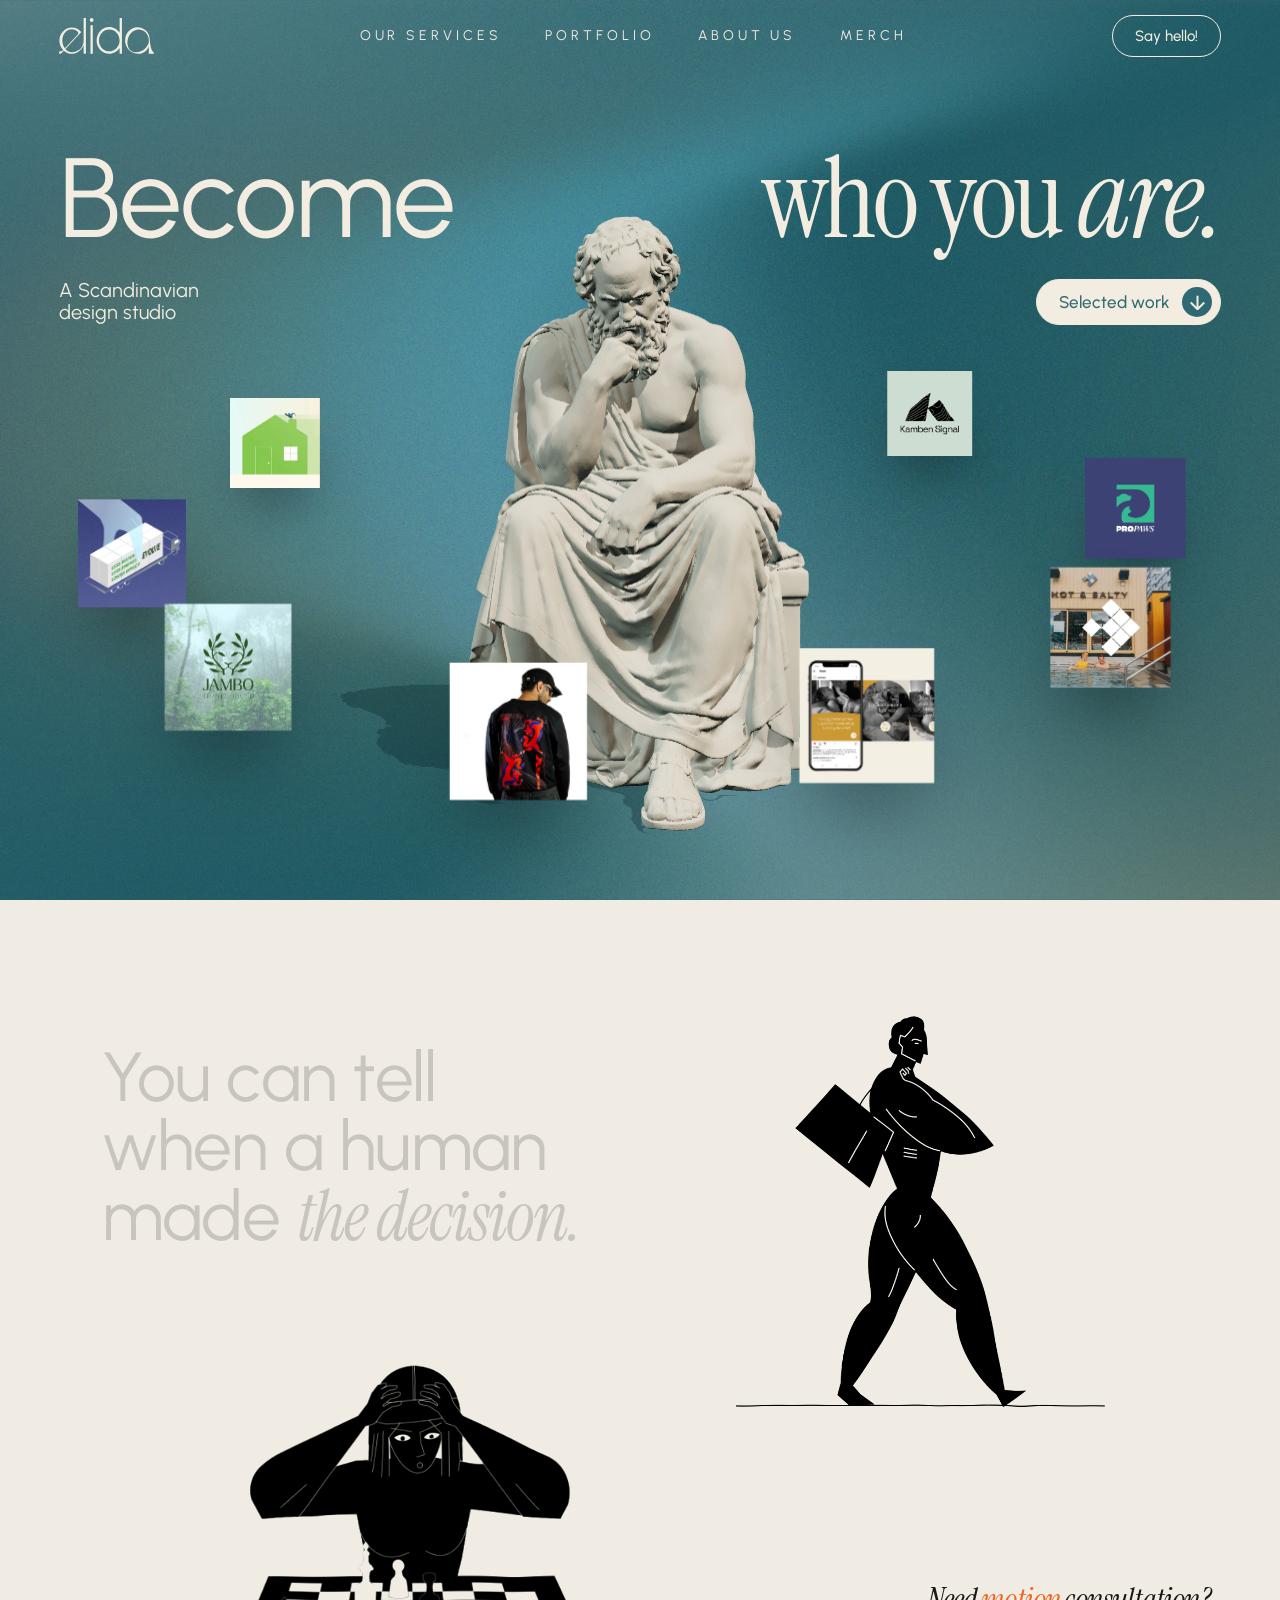
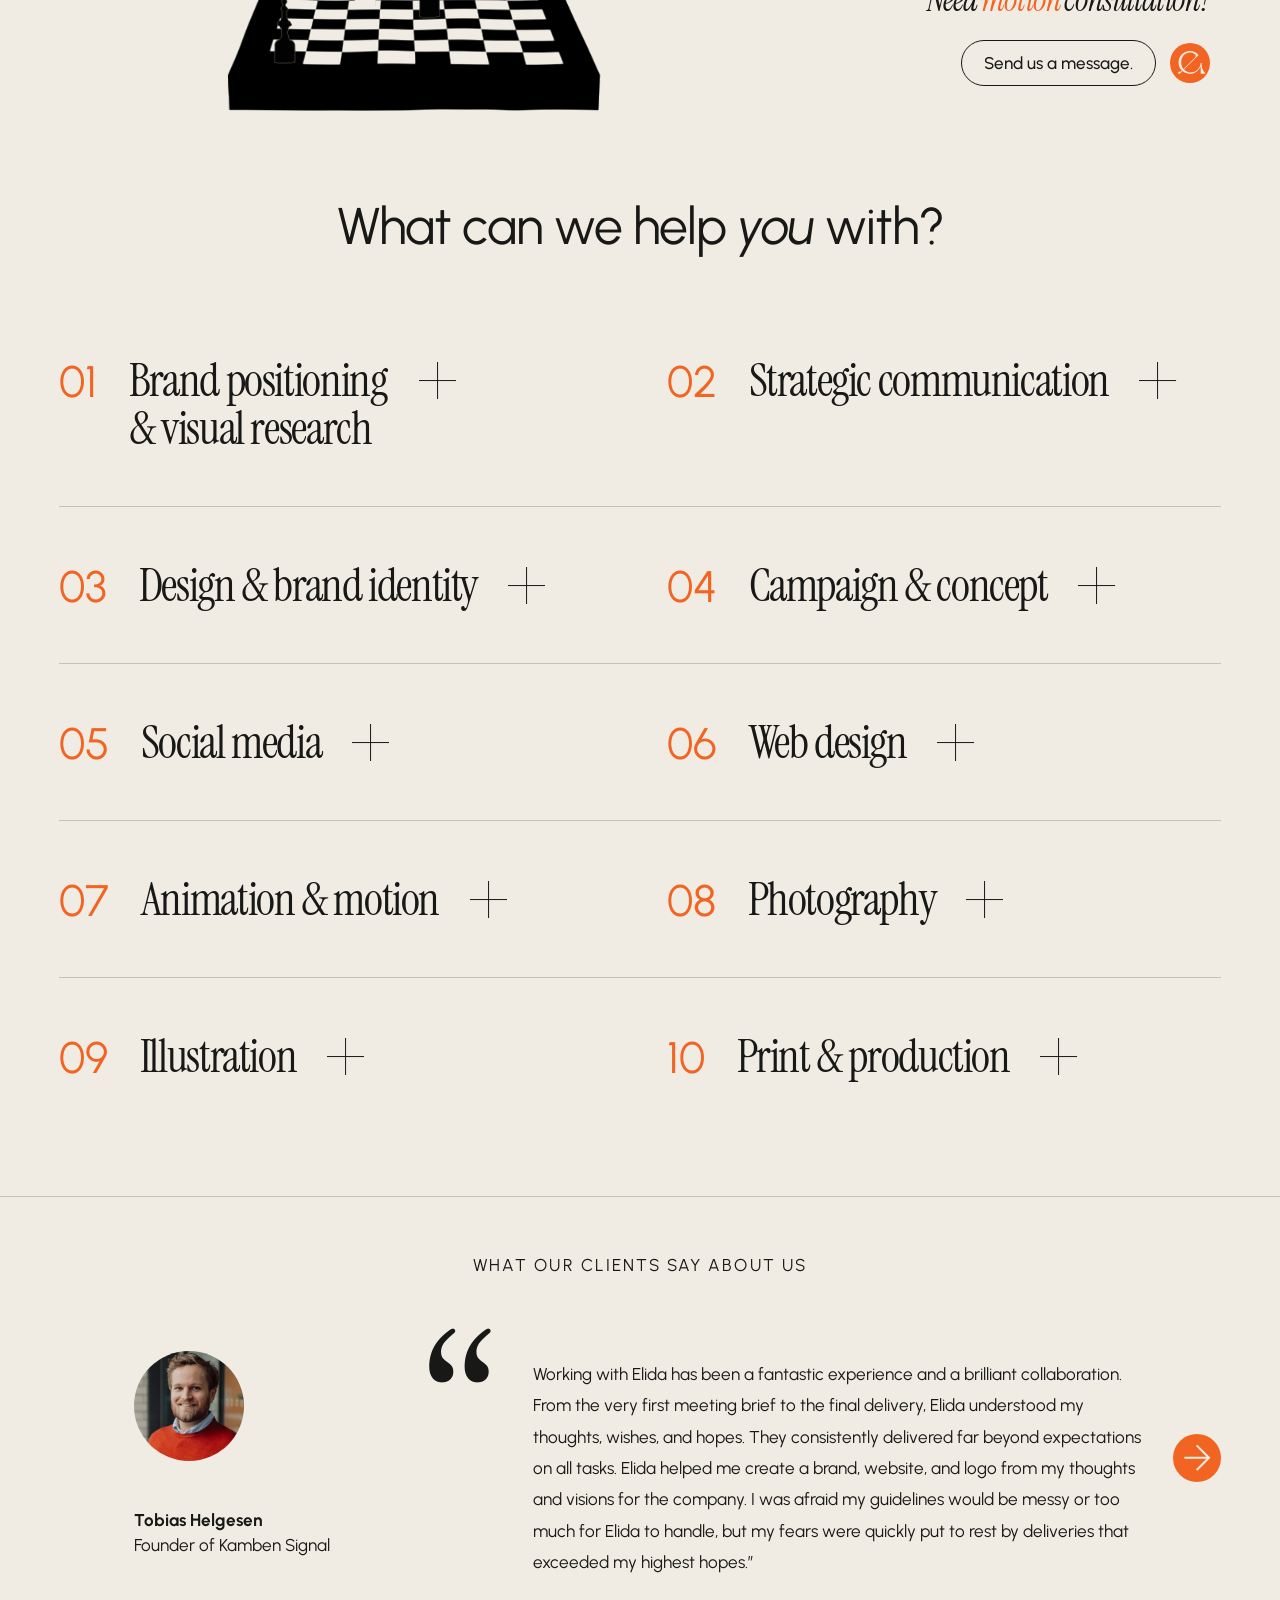
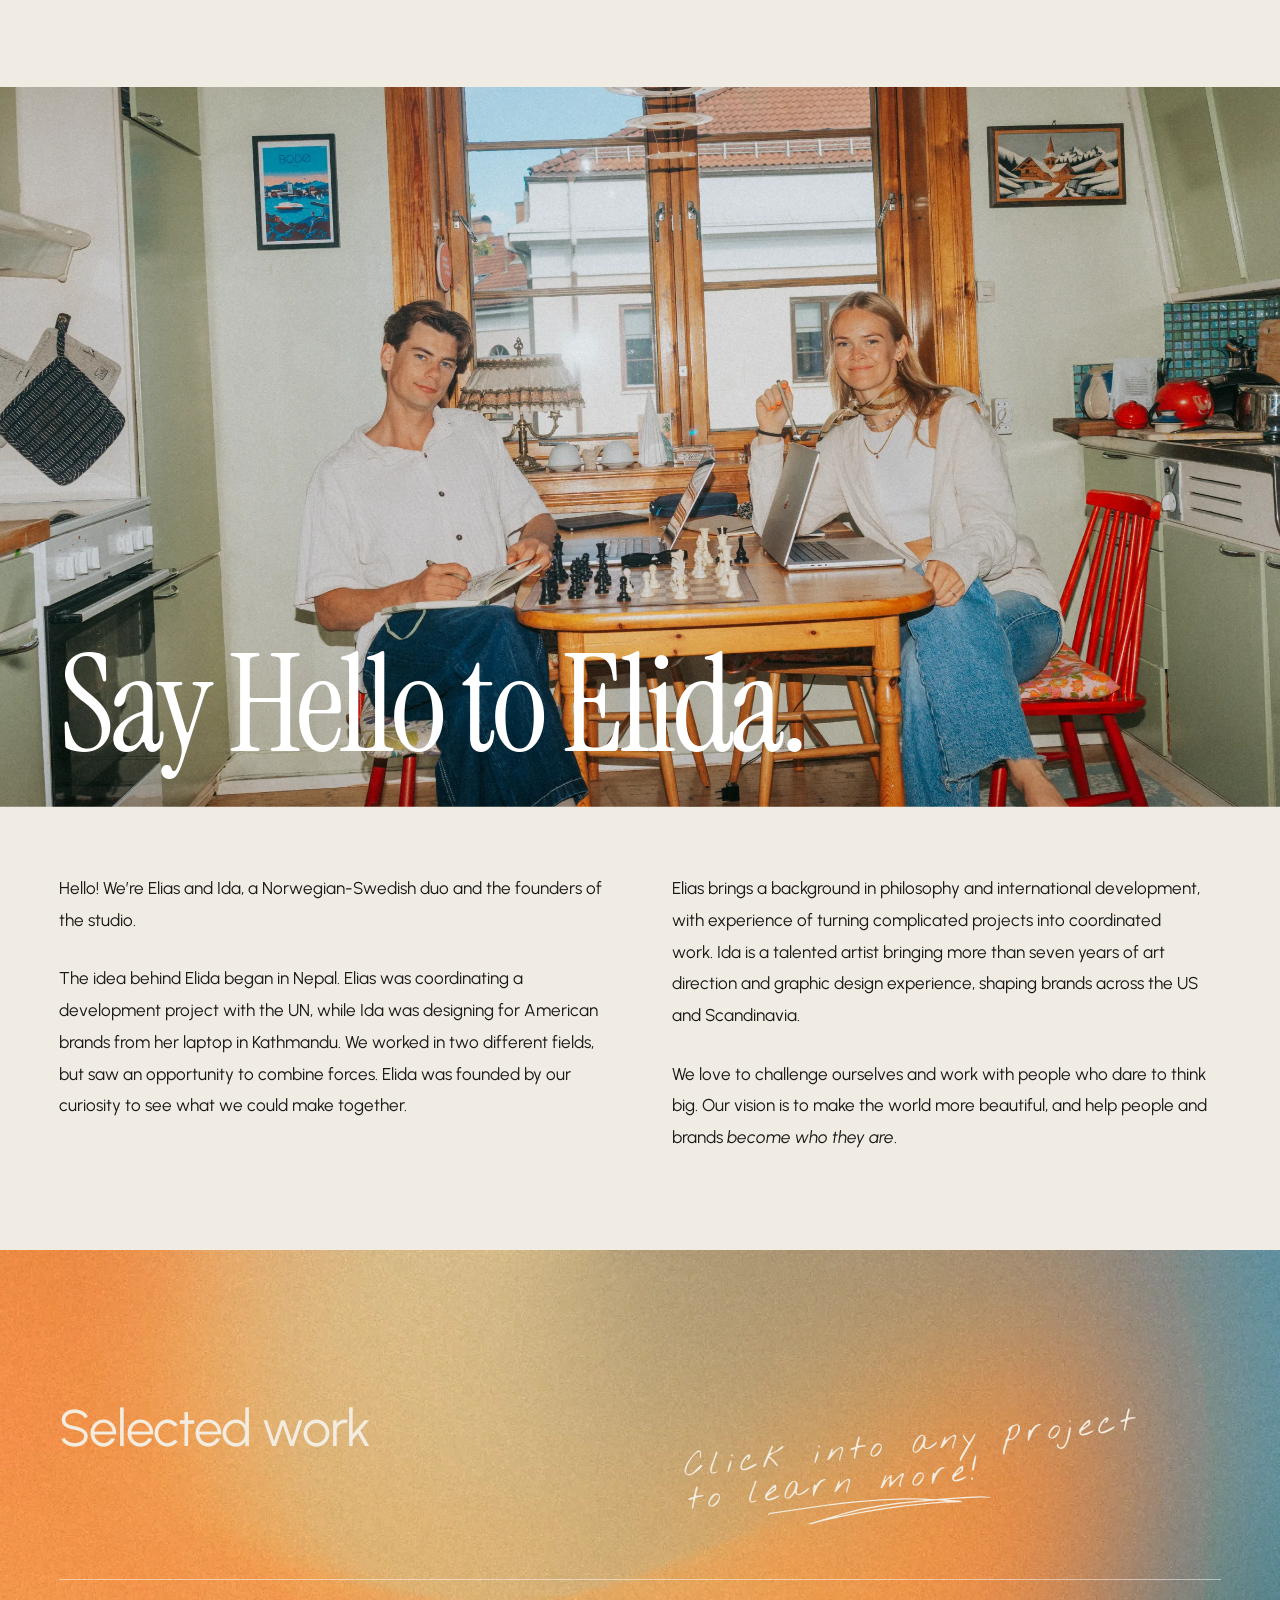
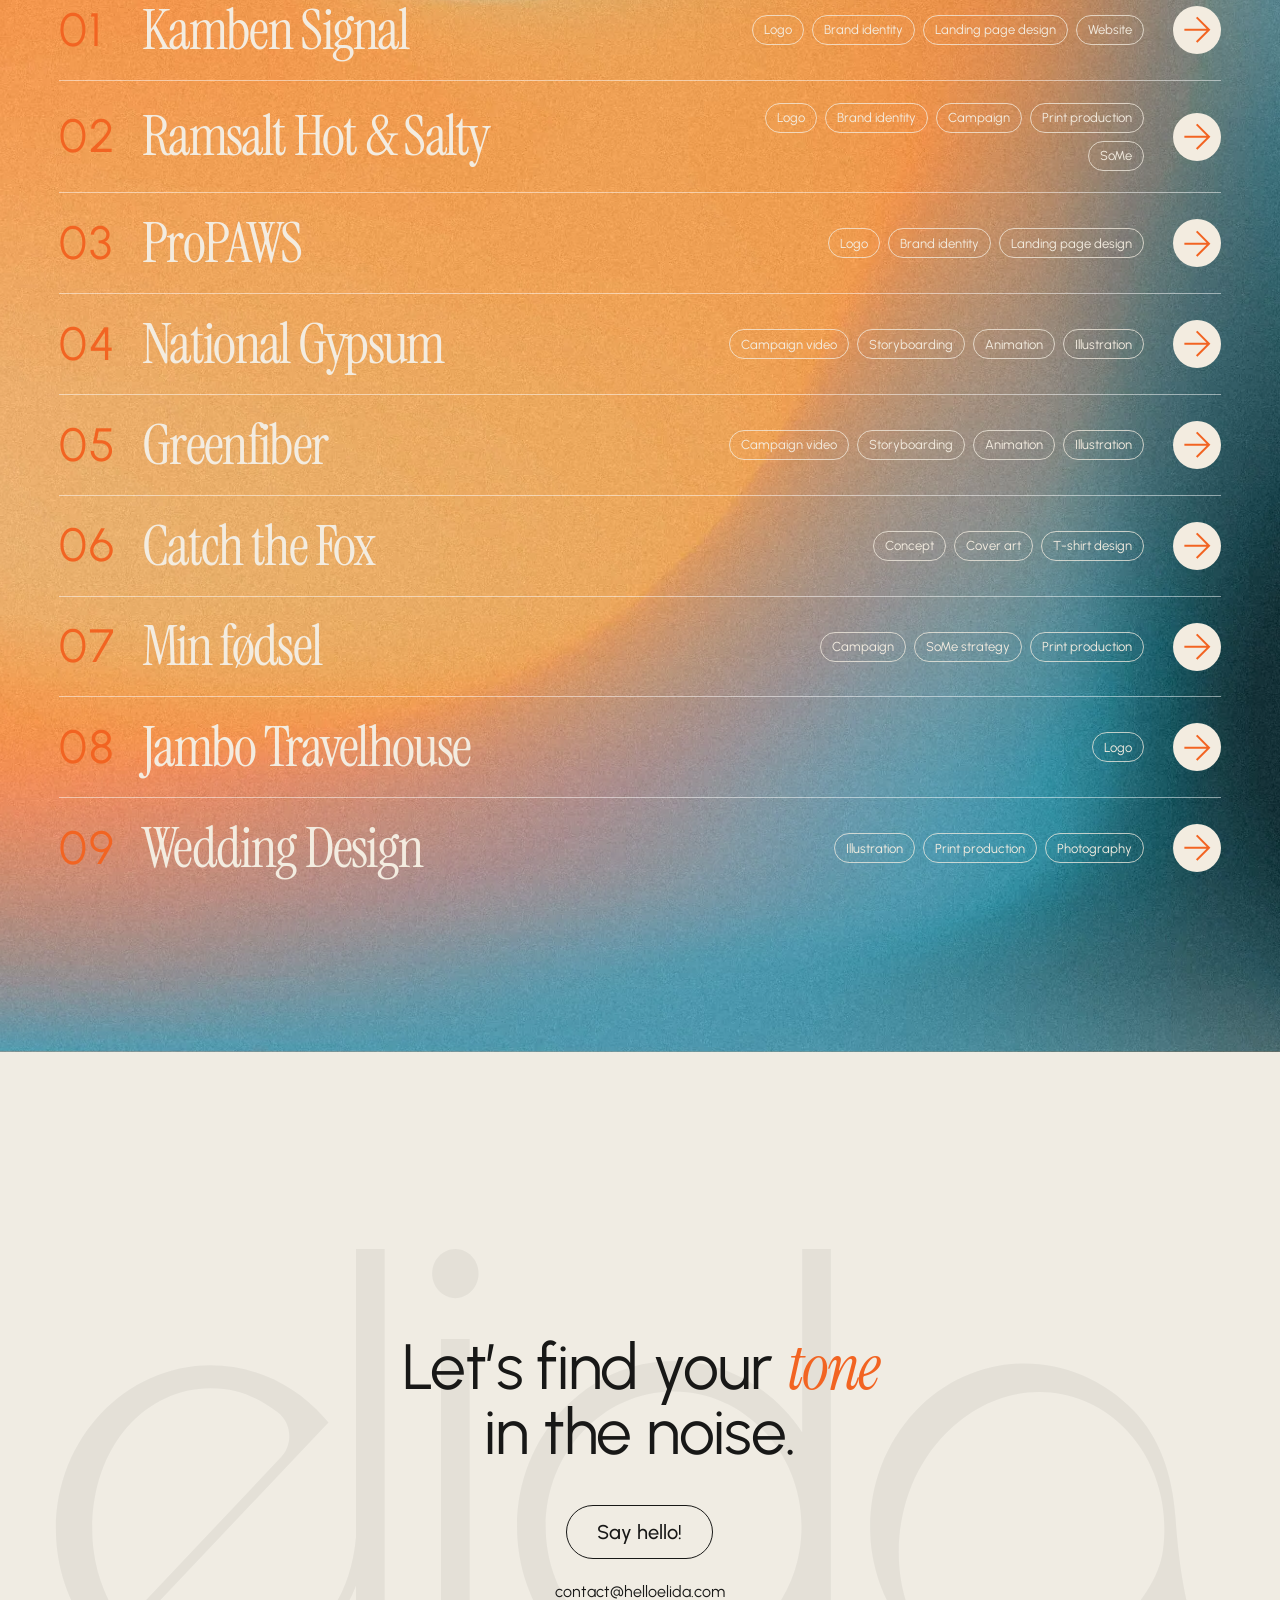
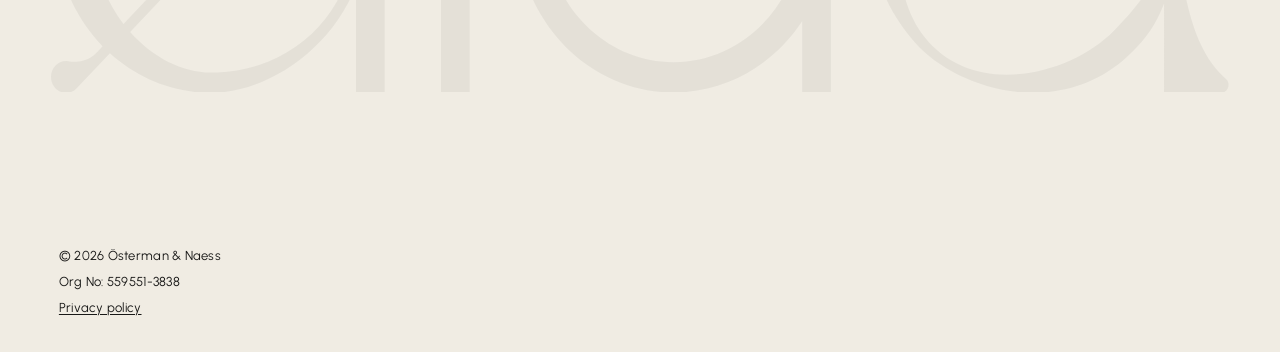
<file: index.html>
<!DOCTYPE html>
<!--
  © 2026 Österman & Næss (Elida). All rights reserved.
  Design, code, copy, illustrations, photography and 3D content on this site are protected by copyright.
  No part may be copied, reproduced or reused without written permission. See /LICENSE.
-->
<html lang="en">
<head>
<meta charset="utf-8">
<meta name="viewport" content="width=device-width, initial-scale=1">
<title>Elida — Scandinavian design studio</title>
<meta name="description" content="Elida is a Scandinavian design studio founded by Elias Næss and Ida Österman. Strategy, brand identity, illustration and motion for people and brands with something to say.">
<meta name="copyright" content="© 2026 Österman & Næss (Elida). All rights reserved.">
<link rel="canonical" href="https://helloelida.com/">
<meta property="og:title" content="Elida — Scandinavian design studio">
<meta property="og:description" content="Elida is a Scandinavian design studio founded by Elias Næss and Ida Österman. Strategy, brand identity, illustration and motion for people and brands with something to say.">
<meta property="og:type" content="website">
<meta property="og:url" content="https://helloelida.com/">
<meta property="og:image" content="https://helloelida.com/assets/og-card.jpg">
<meta property="og:image:width" content="1200">
<meta property="og:image:height" content="630">
<meta property="og:site_name" content="Elida">
<meta name="twitter:card" content="summary_large_image">
<meta name="twitter:title" content="Elida — Scandinavian design studio">
<meta name="twitter:description" content="Elida is a Scandinavian design studio founded by Elias Næss and Ida Österman. Strategy, brand identity, illustration and motion for people and brands with something to say.">
<meta name="twitter:image" content="https://helloelida.com/assets/og-card.jpg">
<script type="application/ld+json">{"@context":"https://schema.org","@graph":[{"@type":"WebSite","@id":"https://helloelida.com/#website","name":"Elida","alternateName":["helloelida","Hello Elida","Elida Studio"],"url":"https://helloelida.com/","publisher":{"@id":"https://helloelida.com/#organization"}},{"@id":"https://helloelida.com/#organization","@type":"Organization","name":"Elida","url":"https://helloelida.com/","logo":"https://helloelida.com/assets/e-mark.svg","email":"contact@helloelida.com","founder":[{"@type":"Person","name":"Elias Næss"},{"@type":"Person","name":"Ida Österman"}],"description":"Elida is a Scandinavian design studio founded by Elias Næss and Ida Österman. Strategy, brand identity, illustration and motion for people and brands with something to say.","alternateName":["helloelida","Hello Elida","Elida Studio"]}]}</script>
<link rel="icon" type="image/png" sizes="32x32" href="assets/favicon-32.png">
<link rel="icon" type="image/png" sizes="192x192" href="assets/favicon-192.png">
<link rel="apple-touch-icon" sizes="180x180" href="assets/apple-touch-icon.png">
<link rel="stylesheet" href="assets/fonts/fonts.css">
<link rel="stylesheet" href="assets/site.css?v=20261123p">
<script>document.documentElement.className += " js"; setTimeout(function () { if (!window.elidaReady) document.documentElement.classList.add("statue-fail"); }, 7000);</script>
<script type="importmap">
{
  "imports": {
    "three": "/assets/vendor/three/build/three.module.js",
    "three/addons/": "/assets/vendor/three/examples/jsm/"
  }
}
</script>
</head>
<body>
<header class="nav" data-nav>
  <a class="nav-logo" href="#top" aria-label="Elida — home"><svg class="logo" viewBox="0 0 1941.08 731.659" fill="currentColor" aria-hidden="true" focusable="false">
  <path d="M 690.145 148.308 L 642.807 148.308 L 642.807 731.49 L 690.145 731.49 L 690.145 148.308 Z" fill="currentColor" fill-rule="nonzero"></path>
  <path d="M 1238.158 302.131 C 1191.491 231.252 1113.936 184.793 1026.322 184.793 C 883.993 184.793 768.173 307.349 768.173 457.955 C 768.173 608.561 883.993 731.117 1026.322 731.117 C 1113.975 731.117 1191.491 684.616 1238.158 613.779 L 1238.158 731.492 L 1285.496 731.492 L 1285.496 0 L 1238.158 0 L 1238.158 302.131 Z M 1026.282 681.026 C 910.029 681.026 815.472 580.97 815.472 457.955 C 815.472 334.94 910.029 234.884 1026.282 234.884 C 1142.536 234.884 1237.093 334.94 1237.093 457.955 C 1237.093 580.97 1142.536 681.026 1026.282 681.026 Z" fill="currentColor" fill-rule="nonzero"></path>
  <path d="M 502.766 475.278 C 502.49 476.614 502.293 477.95 502.174 479.244 C 499.729 504.205 494.364 528.416 485.251 551.75 C 476.967 572.997 465.567 592.783 451.602 610.356 C 437.677 627.888 421.227 643.166 403.12 655.688 C 384.501 668.587 364.145 678.605 342.922 685.618 C 320.634 693.006 297.439 697.097 274.125 698.057 C 270.496 698.224 266.866 698.266 263.277 698.266 C 216.965 698.266 167.852 673.596 130.494 631.394 L 457.401 285.851 L 450.971 278.713 C 402.765 223.363 334.362 191.597 263.237 191.597 C 122.486 191.597 8.008 312.733 8.008 461.628 C 8.008 537.14 37.476 605.514 84.853 654.603 C 84.853 654.603 79.567 661.115 69.981 670.173 C 51.519 684.825 28.127 679.565 28.127 679.565 C 27.022 679.44 25.917 679.315 24.734 679.315 C 11.085 679.315 0 691.044 0 705.487 C 0 719.93 11.085 731.659 24.734 731.659 C 27.377 731.659 29.941 731.2 32.308 730.407 C 32.624 730.324 32.9 730.157 33.215 730.073 C 33.768 729.864 34.32 729.656 34.833 729.405 C 36.726 728.529 38.541 727.36 40.198 725.941 C 40.434 725.732 40.671 725.523 40.908 725.273 C 41.263 724.939 41.657 724.647 41.973 724.313 L 97.161 666.541 C 141.816 707.115 199.844 731.659 263.198 731.659 C 354.56 731.659 461.346 661.866 502.727 555.048 L 502.727 731.451 L 550.064 731.451 L 550.064 0 L 502.727 0 L 502.727 475.278 L 502.766 475.278 Z M 68.009 461.628 C 68.009 322.459 157.516 229.374 263.198 229.332 C 309.352 229.332 341.621 245.528 373.061 268.612 C 396.611 285.893 399.57 321.541 379.294 342.997 L 119.449 618.037 C 88.561 577.505 68.009 523.741 68.009 461.67 L 68.009 461.628 Z" fill="currentColor" fill-rule="nonzero"></path>
  <path d="M 666.476 0 C 645.331 0 628.211 18.116 628.211 40.49 C 628.211 62.864 645.331 80.98 666.476 80.98 C 687.62 80.98 704.74 62.864 704.74 40.49 C 704.74 18.116 687.62 0 666.476 0 Z" fill="currentColor" fill-rule="nonzero"></path>
  <path d="M 1936.861 708.741 C 1902.581 676.85 1866.249 624.672 1853.626 442.926 C 1848.458 368.708 1826.052 310.143 1785.657 267.566 C 1685.971 162.501 1524.234 162.292 1424.746 267.566 C 1374.292 320.955 1349.439 391.374 1350.149 461.501 L 1350.859 479.158 C 1355.317 541.271 1381.511 600.42 1424.746 649.425 C 1491.453 725.062 1666.286 781.623 1782.895 663.617 C 1812.678 633.479 1823.566 611.481 1834.651 584.557 L 1834.651 731.449 L 1928.814 731.449 C 1940.135 731.449 1945.382 716.63 1936.861 708.741 Z M 1832.876 496.523 C 1826.682 542.815 1795.321 585.267 1752.481 628.763 C 1678.436 703.941 1519.54 741.467 1439.223 638.656 C 1381.037 564.187 1377.724 411.16 1467.113 312.481 C 1558.12 212.049 1687.51 215.681 1765.42 291.276 C 1824.789 348.839 1842.067 427.69 1832.876 496.565 L 1832.876 496.523 Z" fill="currentColor" fill-rule="nonzero"></path></svg></a>
  <nav class="nav-links" aria-label="Main"><a href="#services">Our services</a><a href="#work">Portfolio</a><a href="#studio">About us</a><a href="/merch/">Merch</a></nav>
  <a class="pill pill-light nav-cta" href="mailto:contact@helloelida.com" data-magnet>Say hello!</a>
  <button class="nav-burger" type="button" aria-label="Menu" aria-expanded="false" data-burger><span></span><span></span></button>
</header>
<div class="menu" data-menu><a href="#services">Our services</a><a href="#work">Portfolio</a><a href="#studio">About us</a><a href="/merch/">Merch</a><a class="menu-mail" href="mailto:contact@helloelida.com">contact@helloelida.com</a></div>
<main>
<section id="top" class="hero" data-theme="dark" data-hero>
  <div class="hero-bg"></div>
  <div class="hero-top" data-hero-lines>
    <h1 class="hero-h1">
      <span class="ln"><span class="ln-in">Become</span></span>
      <span class="ln"><span class="ln-in serif">who you <em>are.</em></span></span>
    </h1>
    <div class="hero-sub">
      <p class="hero-kicker hf">A Scandinavian<br>design studio</p>
      <div class="hf hero-cta" data-hero-cta><a class="pill pill-fill has-dot" href="#work" data-magnet>Selected work <span class="pill-dot"><svg viewBox="0 0 40 40" fill="none" stroke="currentColor" stroke-width="2" aria-hidden="true"><path vector-effect="non-scaling-stroke" d="M20 2v36M2 20l18 18 18-18"></path></svg></span></a></div>
    </div>
  </div>
  <div class="statue-box" data-statue-box>
    <div class="statue-in">
      <img class="statue-still" data-statue-fallback src="assets/statue-first-frame.webp" alt="">
      <div class="statue" data-statue aria-label="Marble statue of Socrates, turning toward the cursor"></div>
    </div>
  </div>
  <div class="fc-layer" data-ring aria-label="Work">
    <a class="fc" href="work/kamben-signal" style="--dl:0.80s" aria-label="Kamben Signal"><span class="fc-in"><span class="fc-card"><img src="assets/09-kamben.webp" alt=""><span class="fc-info"><b class="fc-t one">Kamben Signal</b><span class="fc-s">Logo</span><span class="fc-s">Brand identity</span><span class="fc-s">Landing page design</span><span class="fc-s">Website</span></span></span></span></a>
    <a class="fc" href="work/propaws" style="--dl:0.92s" aria-label="ProPAWS"><span class="fc-in"><span class="fc-card"><img src="assets/01-propaws.webp" alt=""><span class="fc-info"><b class="fc-t">ProPAWS</b><span class="fc-s">Logo</span><span class="fc-s">Brand identity</span><span class="fc-s">Landing page design</span></span></span></span></a>
    <a class="fc" href="work/hot-salty" style="--dl:1.04s" aria-label="Ramsalt Hot &amp; Salty"><span class="fc-in"><span class="fc-card"><img src="assets/03-hotsalty.webp" alt=""><span class="fc-info"><b class="fc-t one">Ramsalt Hot &amp; Salty</b><span class="fc-s">Logo</span><span class="fc-s">Brand identity</span><span class="fc-s">Campaign</span><span class="fc-s">Print production</span><span class="fc-s">SoMe</span></span></span></span></a>
    <a class="fc" href="work/min-fodsel" style="--dl:1.16s" aria-label="Min fødsel"><span class="fc-in"><span class="fc-card"><img src="assets/05-minfodsel.webp" alt=""><span class="fc-info"><b class="fc-t">Min fødsel</b><span class="fc-s">Campaign</span><span class="fc-s">SoMe strategy</span><span class="fc-s">Print production</span></span></span></span></a>
    <a class="fc" href="work/catch-the-fox" style="--dl:1.28s" aria-label="Catch the Fox"><span class="fc-in"><span class="fc-card"><img src="assets/06-ctf.webp" alt=""><span class="fc-info"><b class="fc-t">Catch the Fox</b><span class="fc-s">Concept</span><span class="fc-s">Cover art</span><span class="fc-s">T-shirt design</span></span></span></span></a>
    <a class="fc" href="work/jambo" style="--dl:1.40s" aria-label="Jambo Travelhouse"><span class="fc-in"><span class="fc-card"><img src="assets/02-jambo.webp" alt=""><span class="fc-info"><b class="fc-t">Jambo Travelhouse</b><span class="fc-s">Logo</span></span></span></span></a>
    <a class="fc" href="work/evolve" style="--dl:1.52s" aria-label="National Gypsum"><span class="fc-in"><span class="fc-card"><img src="assets/07-evolve.webp" alt=""><span class="fc-info"><b class="fc-t one">National Gypsum</b><span class="fc-s">Campaign video</span><span class="fc-s">Storyboarding</span><span class="fc-s">Animation</span><span class="fc-s">Illustration</span></span></span></span></a>
    <a class="fc" href="work/why-cellulose" style="--dl:1.64s" aria-label="Greenfiber"><span class="fc-in"><span class="fc-card"><img src="assets/08-greenfiber.webp" alt=""><span class="fc-info"><b class="fc-t">Greenfiber</b><span class="fc-s">Campaign video</span><span class="fc-s">Storyboarding</span><span class="fc-s">Animation</span><span class="fc-s">Illustration</span></span></span></span></a>
    <a class="fc" href="work/wedding" style="--dl:1.76s" aria-label="Wedding design"><span class="fc-in"><span class="fc-card"><img src="assets/04-wedding.webp" alt=""><span class="fc-info"><b class="fc-t">Wedding design</b><span class="fc-s">Illustration</span><span class="fc-s">Print production</span><span class="fc-s">Photography</span></span></span></span></a>
  </div>
</section>

<section id="manifesto" class="mani" data-theme="light">
  <div class="mani-stage">
    <h2 class="mani-h2" data-fill>You can tell<br>when a human<br>made <em class="serif">the decision.</em></h2>
    <div class="gif gif-greek" role="img" aria-label="Animated figure walking with a board under the arm"></div>
    <div class="gif gif-chess" role="img" aria-label="Animated figure moving a piece on a chessboard"></div>
    <div class="mani-cta" data-reveal>
      <p class="serif-i mani-q">Need <span class="rot rot-serif" data-rot data-words="design,brand,strategy,motion"><span class="rot-w">design</span></span> consultation?</p>
      <div class="cta-row"><a class="pill pill-dark" href="mailto:contact@helloelida.com" data-magnet>Send us a message.</a><a class="e-mark" href="mailto:contact@helloelida.com" aria-label="Email Elida" data-magnet><img src="assets/e-mark.svg" alt="" width="80" height="80"></a></div>
    </div>
  </div>
</section>

<section id="services" class="svc sec" data-theme="light">
  <div class="wrap">
    <div class="sec-head" data-reveal><p class="label-lg">What can we help <em class="sans-i">you</em> with?</p></div>
  </div>
  <section class="wwd" aria-label="Services">
    <div class="list">
      <div class="pair" data-reveal>
        <div class="item" data-item>
          <span class="num" aria-hidden="true">01</span>
          <div class="tr" role="button" tabindex="0" aria-expanded="false" aria-controls="wwd-b1 wwd-t1">
            <h3 class="title">Brand positioning &amp; visual research</h3>
            <span class="plus" aria-hidden="true"><svg viewBox="0 0 42 42" fill="none"><path d="M21 0v42M0 21h42" stroke="currentColor" stroke-width="1" vector-effect="non-scaling-stroke" /></svg></span>
          </div>
          <div class="body" id="wwd-b1" aria-hidden="true">
            <p>Before deciding what you should look like, it's important to understand who you are. Where do you stand in relation to others? What should people recognise you for?</p>
            <p>We use research and visual exploration to answer those questions and establish a direction before the design work begins.</p>
          </div>
          <div class="more" id="wwd-t1" aria-hidden="true">
            <div class="tags">
                <span class="tag">Questionnaire &amp; interviews</span>
                <span class="tag">Socratic dialogue</span>
                <span class="tag">Positioning</span>
                <span class="tag">Competitor mapping</span>
                <span class="tag">Moodboards</span>
                <span class="tag">Visual research</span>
                <span class="tag">Visual direction</span>
                <span class="tag">Brand essence</span>
            </div>
          </div>
        </div>
        <div class="item" data-item>
          <span class="num" aria-hidden="true">02</span>
          <div class="tr" role="button" tabindex="0" aria-expanded="false" aria-controls="wwd-b2 wwd-t2">
            <h3 class="title">Strategic communication</h3>
            <span class="plus" aria-hidden="true"><svg viewBox="0 0 42 42" fill="none"><path d="M21 0v42M0 21h42" stroke="currentColor" stroke-width="1" vector-effect="non-scaling-stroke" /></svg></span>
          </div>
          <div class="body" id="wwd-b2" aria-hidden="true">
            <p>Clear communication starts with a clear voice. We can help you find yours.</p>
            <p>What is your message? Who is your audience? What should people feel when finding your brand?</p>
            <p>Together with you, we turn these questions into a practical direction for your brand, so that your message, design and communication work together.</p>
          </div>
          <div class="more" id="wwd-t2" aria-hidden="true">
            <div class="tags">
                <span class="tag">Communication strategy</span>
                <span class="tag">Messaging &amp; key messages</span>
                <span class="tag">Tone of voice</span>
                <span class="tag">Audience mapping</span>
                <span class="tag">Brand story</span>
                <span class="tag">Copywriting</span>
            </div>
          </div>
        </div>
      </div>
      <div class="pair" data-reveal>
        <div class="item" data-item>
          <span class="num" aria-hidden="true">03</span>
          <div class="tr" role="button" tabindex="0" aria-expanded="false" aria-controls="wwd-b3 wwd-t3">
            <h3 class="title">Design &amp; brand identity</h3>
            <span class="plus" aria-hidden="true"><svg viewBox="0 0 42 42" fill="none"><path d="M21 0v42M0 21h42" stroke="currentColor" stroke-width="1" vector-effect="non-scaling-stroke" /></svg></span>
          </div>
          <div class="body" id="wwd-b3" aria-hidden="true">
            <p>How you look affects how you are understood.</p>
            <p>We design how you look, so it fits who you are. We bring logo, typography, colour, imagery and layout into one unified identity you can grow with.</p>
            <p>The aim is to give you a recognisable expression that you can handle across different formats.</p>
          </div>
          <div class="more" id="wwd-t3" aria-hidden="true">
            <div class="tags">
                <span class="tag">Logo</span>
                <span class="tag">Typography</span>
                <span class="tag">Colour palette</span>
                <span class="tag">Image style</span>
                <span class="tag">Brand guidelines</span>
                <span class="tag">Templates</span>
                <span class="tag">Merch</span>
                <span class="tag">Presentation design</span>
            </div>
          </div>
        </div>
        <div class="item" data-item>
          <span class="num" aria-hidden="true">04</span>
          <div class="tr" role="button" tabindex="0" aria-expanded="false" aria-controls="wwd-b4 wwd-t4">
            <h3 class="title">Campaign &amp; concept</h3>
            <span class="plus" aria-hidden="true"><svg viewBox="0 0 42 42" fill="none"><path d="M21 0v42M0 21h42" stroke="currentColor" stroke-width="1" vector-effect="non-scaling-stroke" /></svg></span>
          </div>
          <div class="body" id="wwd-b4" aria-hidden="true">
            <p>Planning a campaign? The strongest campaigns are usually built around one clear idea. When the concept is right, it becomes easier to make decisions about message, design, channels and content.</p>
            <p>We help develop that idea and turn it into a campaign that works across formats, from the first headline to the final rollout.</p>
          </div>
          <div class="more" id="wwd-t4" aria-hidden="true">
            <div class="tags">
                <span class="tag">Campaign concept</span>
                <span class="tag">Key visual</span>
                <span class="tag">Headlines &amp; copy</span>
                <span class="tag">Ads &amp; banners</span>
                <span class="tag">Event material</span>
                <span class="tag">Conference presence</span>
            </div>
          </div>
        </div>
      </div>
      <div class="pair" data-reveal>
        <div class="item" data-item>
          <span class="num" aria-hidden="true">05</span>
          <div class="tr" role="button" tabindex="0" aria-expanded="false" aria-controls="wwd-b5 wwd-t5">
            <h3 class="title">Social media</h3>
            <span class="plus" aria-hidden="true"><svg viewBox="0 0 42 42" fill="none"><path d="M21 0v42M0 21h42" stroke="currentColor" stroke-width="1" vector-effect="non-scaling-stroke" /></svg></span>
          </div>
          <div class="body" id="wwd-b5" aria-hidden="true">
            <p>Social media is often where people meet you first. It shapes how your your brand is understood.</p>
            <p>We help you decide what to talk about, how it should sound and look, and how to build a presence you can keep up over time.</p>
          </div>
          <div class="more" id="wwd-t5" aria-hidden="true">
            <div class="tags">
                <span class="tag">SoMe strategy</span>
                <span class="tag">Content plan</span>
                <span class="tag">Post-templates for your team</span>
                <span class="tag">Production-ready posts</span>
                <span class="tag">LinkedIn</span>
                <span class="tag">Facebook</span>
                <span class="tag">Instagram</span>
                <span class="tag">Carousels</span>
                <span class="tag">Short videos</span>
            </div>
          </div>
        </div>
        <div class="item" data-item>
          <span class="num" aria-hidden="true">06</span>
          <div class="tr" role="button" tabindex="0" aria-expanded="false" aria-controls="wwd-b6 wwd-t6">
            <h3 class="title">Web design</h3>
            <span class="plus" aria-hidden="true"><svg viewBox="0 0 42 42" fill="none"><path d="M21 0v42M0 21h42" stroke="currentColor" stroke-width="1" vector-effect="non-scaling-stroke" /></svg></span>
          </div>
          <div class="body" id="wwd-b6" aria-hidden="true">
            <p>A website is the place where everything comes together. It should be easy to navigate, clear in what it says, and recognisably yours.</p>
            <p>We design the structure, support with content and lead the visual expression, then bring those parts together into a site that works as one whole to represent your brand.</p>
          </div>
          <div class="more" id="wwd-t6" aria-hidden="true">
            <div class="tags">
                <span class="tag">Landing page</span>
                <span class="tag">Website design</span>
                <span class="tag">UX &amp; structure</span>
                <span class="tag">Copy for web</span>
                <span class="tag">Motion on web</span>
                <span class="tag">Launch &amp; handover</span>
            </div>
          </div>
        </div>
      </div>
      <div class="pair" data-reveal>
        <div class="item" data-item>
          <span class="num" aria-hidden="true">07</span>
          <div class="tr" role="button" tabindex="0" aria-expanded="false" aria-controls="wwd-b7 wwd-t7">
            <h3 class="title">Animation &amp; motion</h3>
            <span class="plus" aria-hidden="true"><svg viewBox="0 0 42 42" fill="none"><path d="M21 0v42M0 21h42" stroke="currentColor" stroke-width="1" vector-effect="non-scaling-stroke" /></svg></span>
          </div>
          <div class="body" id="wwd-b7" aria-hidden="true">
            <p>Movement helps an idea land, gives information rhythm and invites people to engage with your message.</p>
            <p>We create motion with a clear purpose, from animated identities and explainers to data, social content and title sequences.</p>
          </div>
          <div class="more" id="wwd-t7" aria-hidden="true">
            <div class="tags">
                <span class="tag">Animated logo</span>
                <span class="tag">Motion identity</span>
                <span class="tag">Animated data &amp; graphs</span>
                <span class="tag">Explainers</span>
            </div>
          </div>
        </div>
        <div class="item" data-item>
          <span class="num" aria-hidden="true">08</span>
          <div class="tr" role="button" tabindex="0" aria-expanded="false" aria-controls="wwd-b8 wwd-t8">
            <h3 class="title">Photography</h3>
            <span class="plus" aria-hidden="true"><svg viewBox="0 0 42 42" fill="none"><path d="M21 0v42M0 21h42" stroke="currentColor" stroke-width="1" vector-effect="non-scaling-stroke" /></svg></span>
          </div>
          <div class="body" id="wwd-b8" aria-hidden="true">
            <p>Photography that looks like you.</p>
            <p>We plan and produce portraits, team photos, product, workplaces, events and social content, with retouching included.</p>
          </div>
          <div class="more" id="wwd-t8" aria-hidden="true">
            <div class="tags">
                <span class="tag">Portraits &amp; team photos</span>
                <span class="tag">Environment &amp; workplace</span>
                <span class="tag">Event</span>
                <span class="tag">Product</span>
                <span class="tag">Content for social media</span>
                <span class="tag">Image editing &amp; retouching</span>
            </div>
          </div>
        </div>
      </div>
      <div class="pair" data-reveal>
        <div class="item" data-item>
          <span class="num" aria-hidden="true">09</span>
          <div class="tr" role="button" tabindex="0" aria-expanded="false" aria-controls="wwd-b9 wwd-t9">
            <h3 class="title">Illustration</h3>
            <span class="plus" aria-hidden="true"><svg viewBox="0 0 42 42" fill="none"><path d="M21 0v42M0 21h42" stroke="currentColor" stroke-width="1" vector-effect="non-scaling-stroke" /></svg></span>
          </div>
          <div class="body" id="wwd-b9" aria-hidden="true">
            <p>Need something that does not already exist?<br>We can draw it.</p>
            <p>We create original illustrations, characters, sketches and visual elements with a strong artistic point of view. The work is tailored to your style and can be playful or restrained, depending on what the project needs.</p>
          </div>
          <div class="more" id="wwd-t9" aria-hidden="true">
            <div class="tags">
                <span class="tag">Editorial illustration</span>
                <span class="tag">Hand-drawn characters</span>
                <span class="tag">Sketches</span>
                <span class="tag">Maps &amp; diagrams</span>
                <span class="tag">Patterns</span>
                <span class="tag">Custom artwork</span>
                <span class="tag">Icons</span>
            </div>
          </div>
        </div>
        <div class="item" data-item>
          <span class="num" aria-hidden="true">10</span>
          <div class="tr" role="button" tabindex="0" aria-expanded="false" aria-controls="wwd-b10 wwd-t10">
            <h3 class="title">Print &amp; production</h3>
            <span class="plus" aria-hidden="true"><svg viewBox="0 0 42 42" fill="none"><path d="M21 0v42M0 21h42" stroke="currentColor" stroke-width="1" vector-effect="non-scaling-stroke" /></svg></span>
          </div>
          <div class="body" id="wwd-b10" aria-hidden="true">
            <p>Design that arrives in your hands, ready to use.</p>
            <p>We produce posters, invitations, reports, roll-ups, signage and full campaign sets, from first sketch to final print.</p>
          </div>
          <div class="more" id="wwd-t10" aria-hidden="true">
            <div class="tags">
                <span class="tag">Posters</span>
                <span class="tag">Brochures</span>
                <span class="tag">Reports</span>
                <span class="tag">Roll-ups &amp; signage</span>
                <span class="tag">Invitations</span>
                <span class="tag">Campaign material</span>
                <span class="tag">Print preparation</span>
                <span class="tag">Production</span>
            </div>
          </div>
        </div>
      </div>
    </div>
  </section>
</section>

<section id="clients" class="tst" data-theme="light" aria-labelledby="tst-h">
  <div class="wrap">
    <h2 class="tst-h" id="tst-h" data-reveal>What our clients say about us</h2>
    <div class="tst-box" data-tst data-reveal style="--i:1">
      <div class="tst-track" tabindex="0" aria-label="Client quotes, swipe for more">
        <figure class="tst-slide" aria-roledescription="slide" aria-label="1 of 2">
          <figcaption class="tst-who"><img class="tst-face" src="assets/client-tobias.webp" alt="Tobias Helgesen" width="160" height="160" loading="lazy"><span class="tst-meta"><span class="tst-name">Tobias Helgesen</span><span>Founder of <a href="work/kamben-signal">Kamben Signal</a></span></span></figcaption>
          <div class="tst-body"><span class="tst-mark" aria-hidden="true">&ldquo;</span><blockquote class="tst-q"><p>Working with Elida has been a fantastic experience and a brilliant collaboration. From the very first meeting brief to the final delivery, Elida understood my thoughts, wishes, and hopes. They consistently delivered far beyond expectations on all tasks. Elida helped me create a brand, website, and logo from my thoughts and visions for the company. I was afraid my guidelines would be messy or too much for Elida to handle, but my fears were quickly put to rest by deliveries that exceeded my highest hopes.&rdquo;</p></blockquote></div>
        </figure>
        <figure class="tst-slide" aria-roledescription="slide" aria-label="2 of 2">
          <figcaption class="tst-who"><img class="tst-face" src="assets/client-nick.webp" alt="Nick Stocker" width="160" height="160" loading="lazy"><span class="tst-meta"><span class="tst-name">Nick Stocker</span><span>Founder of <a href="work/propaws">ProPAWS</a></span></span></figcaption>
          <div class="tst-body"><span class="tst-mark" aria-hidden="true">&ldquo;</span><blockquote class="tst-q"><p>We operate in a very niche and novel market with strong felt beliefs and experiences. The team of Elida really took the time to understand our mission, what we stand for and how we want to position ourselves. As soon as we received their first proposals and way forward, we knew this team understands our intentions. Through several sessions we really got to the core and a beautiful end product. We are delighted with the end results and the support we have received to implement our new branding. We now feel proud and confident to use our assets.&rdquo;</p></blockquote></div>
        </figure>
      </div>
      <button class="tst-btn tst-prev circ circ-orange" type="button" aria-label="Previous quote" hidden data-tst-prev><svg viewBox="0 0 40 40" fill="none" stroke="currentColor" stroke-width="2" aria-hidden="true"><path vector-effect="non-scaling-stroke" d="M2 20h36M20 2l18 18-18 18"></path></svg></button>
      <button class="tst-btn tst-next circ circ-orange" type="button" aria-label="Next quote" data-tst-next><svg viewBox="0 0 40 40" fill="none" stroke="currentColor" stroke-width="2" aria-hidden="true"><path vector-effect="non-scaling-stroke" d="M2 20h36M20 2l18 18-18 18"></path></svg></button>
    </div>
  </div>
</section>

<section id="studio" class="studio" data-theme="light">
  <figure class="crew-photo clip-in" data-clip>
    <img src="assets/studio-kitchen.webp" alt="Elias and Ida at the kitchen table, mid-game">
    <h2 class="crew-title" data-reveal>Say Hello to Elida.</h2>
  </figure>
  <div class="wrap crew-text" data-reveal>
    <div class="crew-col">
      <p>Hello! We’re Elias and Ida, a Norwegian-Swedish duo and the founders of the studio.</p>
      <p>The idea behind Elida began in Nepal. Elias was coordinating a development project with the UN, while Ida was designing for American brands from her laptop in Kathmandu. We worked in two different fields, but saw an opportunity to combine forces. Elida was founded by our curiosity to see what we could make together.</p>
    </div>
    <div class="crew-col">
      <p>Elias brings a background in philosophy and international development, with experience of turning complicated projects into coordinated work. Ida is a talented artist bringing more than seven years of art direction and graphic design experience, shaping brands across the US and Scandinavia.</p>
      <p>We love to challenge ourselves and work with people who dare to think big. Our vision is to make the world more beautiful, and help people and brands <em class="sans-i">become who they are</em>.</p>
    </div>
  </div>
</section>

<section id="work" class="work sec" data-theme="dark">
  <div class="wrap">
    <div class="sec-head has-note" data-reveal><p class="label-lg">Selected work</p>
      <p class="hand-note">Click into any project<br>to learn more!<svg class="hand-line" aria-hidden="true" focusable="false" xmlns="http://www.w3.org/2000/svg" width="303.685" height="57.108" viewBox="0 0 303.685 57.108" fill="none">
  <path d="M 105.427 36.926 C 131.854 26.908 165.113 19.859 192.946 14.891 L 213.754 11.035 C 201.388 11.224 189.555 12.348 177.358 13.543 C 161.431 15.104 145.843 17.257 130.013 19.693 C 111.458 22.544 93.158 26.104 74.833 30.172 L 4.863 45.69 C 3.846 45.915 2.792 45.75 2.15 46.507 C 1.617 47.145 1.302 48.009 0.079 48.044 C -0.308 46.412 0.757 44.744 2.598 44.366 L 13.208 42.189 L 63.254 31.071 L 101.805 22.804 C 125.023 18.451 148.29 15.009 171.823 12.407 C 189.252 10.468 206.523 9.237 223.952 8.906 C 227.391 8.835 230.359 8.374 233.726 7.889 L 266.573 3.17 L 281.64 1.147 L 293.521 0 L 302.75 0 C 303.235 0 303.647 0.355 303.683 0.674 C 303.719 0.994 303.199 1.573 302.678 1.585 L 292.104 1.751 L 275.802 3.619 L 252.317 6.765 L 241.72 8.528 L 263.581 8.634 C 263.993 8.634 264.344 8.977 264.429 9.178 C 264.586 9.533 264.296 9.912 263.92 10.136 C 262.879 10.751 261.886 10.527 260.65 10.633 C 247.461 11.851 234.562 13.389 221.493 15.778 L 186.224 22.201 C 156.78 28.103 127.809 35.164 99.02 43.467 L 79.084 49.534 C 72.616 51.498 66.488 53.58 60.25 56.075 C 59.148 56.513 57.876 57.222 56.798 57.092 C 56.229 57.021 56.399 56.241 56.471 55.945 C 56.617 55.436 57.101 55.176 57.67 54.963 L 72.543 49.381 L 105.427 36.914 L 105.427 36.926 Z M 93.703 43.207 C 122.553 34.892 151.33 27.641 180.701 21.597 L 222.922 13.827 L 245.062 10.538 L 229.644 10.468 L 226.992 10.74 L 193.963 16.393 C 179.599 18.853 165.622 21.751 151.463 25.063 C 142.682 27.109 134.349 29.427 125.69 31.911 C 114.837 35.459 104.119 38.759 93.69 43.207 L 93.703 43.207 Z" fill="currentColor" fill-rule="nonzero"></path>
</svg></p></div>
    <div class="wk-box" data-wk>
      <ul class="wk-list">
      <li class="wk-row" data-key="kamben" data-reveal style="--i:0">
        <a class="wk-a" href="work/kamben-signal"><img class="wk-thumb" src="assets/09-kamben.webp" alt=""><span class="wk-num">01</span><span class="wk-name"><span class="wk-t">Kamben Signal</span></span><span class="wk-tags"><span class="wk-tag">Logo</span><span class="wk-tag">Brand identity</span><span class="wk-tag">Landing page design</span><span class="wk-tag">Website</span></span><span class="wk-arrow circ circ-cream"><svg viewBox="0 0 40 40" fill="none" stroke="currentColor" stroke-width="2" aria-hidden="true"><path vector-effect="non-scaling-stroke" d="M2 20h36M20 2l18 18-18 18"></path></svg></span></a>
      </li>
      <li class="wk-row" data-key="hotsalty" data-reveal style="--i:1">
        <a class="wk-a" href="work/hot-salty"><img class="wk-thumb" src="assets/03-hotsalty.webp" alt=""><span class="wk-num">02</span><span class="wk-name"><span class="wk-t">Ramsalt Hot &amp; Salty</span></span><span class="wk-tags"><span class="wk-tag">Logo</span><span class="wk-tag">Brand identity</span><span class="wk-tag">Campaign</span><span class="wk-tag">Print production</span><span class="wk-tag">SoMe</span></span><span class="wk-arrow circ circ-cream"><svg viewBox="0 0 40 40" fill="none" stroke="currentColor" stroke-width="2" aria-hidden="true"><path vector-effect="non-scaling-stroke" d="M2 20h36M20 2l18 18-18 18"></path></svg></span></a>
      </li>
      <li class="wk-row" data-key="propaws" data-reveal style="--i:2">
        <a class="wk-a" href="work/propaws"><img class="wk-thumb" src="assets/01-propaws.webp" alt=""><span class="wk-num">03</span><span class="wk-name"><span class="wk-t">ProPAWS</span></span><span class="wk-tags"><span class="wk-tag">Logo</span><span class="wk-tag">Brand identity</span><span class="wk-tag">Landing page design</span></span><span class="wk-arrow circ circ-cream"><svg viewBox="0 0 40 40" fill="none" stroke="currentColor" stroke-width="2" aria-hidden="true"><path vector-effect="non-scaling-stroke" d="M2 20h36M20 2l18 18-18 18"></path></svg></span></a>
      </li>
      <li class="wk-row" data-key="evolve" data-reveal style="--i:3">
        <a class="wk-a" href="work/evolve"><img class="wk-thumb" src="assets/07-evolve.webp" alt=""><span class="wk-num">04</span><span class="wk-name"><span class="wk-t">National Gypsum</span></span><span class="wk-tags"><span class="wk-tag">Campaign video</span><span class="wk-tag">Storyboarding</span><span class="wk-tag">Animation</span><span class="wk-tag">Illustration</span></span><span class="wk-arrow circ circ-cream"><svg viewBox="0 0 40 40" fill="none" stroke="currentColor" stroke-width="2" aria-hidden="true"><path vector-effect="non-scaling-stroke" d="M2 20h36M20 2l18 18-18 18"></path></svg></span></a>
      </li>
      <li class="wk-row" data-key="greenfiber" data-reveal style="--i:0">
        <a class="wk-a" href="work/why-cellulose"><img class="wk-thumb" src="assets/08-greenfiber.webp" alt=""><span class="wk-num">05</span><span class="wk-name"><span class="wk-t">Greenfiber</span></span><span class="wk-tags"><span class="wk-tag">Campaign video</span><span class="wk-tag">Storyboarding</span><span class="wk-tag">Animation</span><span class="wk-tag">Illustration</span></span><span class="wk-arrow circ circ-cream"><svg viewBox="0 0 40 40" fill="none" stroke="currentColor" stroke-width="2" aria-hidden="true"><path vector-effect="non-scaling-stroke" d="M2 20h36M20 2l18 18-18 18"></path></svg></span></a>
      </li>
      <li class="wk-row" data-key="ctf" data-reveal style="--i:1">
        <a class="wk-a" href="work/catch-the-fox"><img class="wk-thumb" src="assets/06-ctf.webp" alt=""><span class="wk-num">06</span><span class="wk-name"><span class="wk-t">Catch the Fox</span></span><span class="wk-tags"><span class="wk-tag">Concept</span><span class="wk-tag">Cover art</span><span class="wk-tag">T-shirt design</span></span><span class="wk-arrow circ circ-cream"><svg viewBox="0 0 40 40" fill="none" stroke="currentColor" stroke-width="2" aria-hidden="true"><path vector-effect="non-scaling-stroke" d="M2 20h36M20 2l18 18-18 18"></path></svg></span></a>
      </li>
      <li class="wk-row" data-key="minfodsel" data-reveal style="--i:2">
        <a class="wk-a" href="work/min-fodsel"><img class="wk-thumb" src="assets/05-minfodsel.webp" alt=""><span class="wk-num">07</span><span class="wk-name"><span class="wk-t">Min fødsel</span></span><span class="wk-tags"><span class="wk-tag">Campaign</span><span class="wk-tag">SoMe strategy</span><span class="wk-tag">Print production</span></span><span class="wk-arrow circ circ-cream"><svg viewBox="0 0 40 40" fill="none" stroke="currentColor" stroke-width="2" aria-hidden="true"><path vector-effect="non-scaling-stroke" d="M2 20h36M20 2l18 18-18 18"></path></svg></span></a>
      </li>
      <li class="wk-row" data-key="jambo" data-reveal style="--i:3">
        <a class="wk-a" href="work/jambo"><img class="wk-thumb" src="assets/02-jambo.webp" alt=""><span class="wk-num">08</span><span class="wk-name"><span class="wk-t">Jambo Travelhouse</span></span><span class="wk-tags"><span class="wk-tag">Logo</span></span><span class="wk-arrow circ circ-cream"><svg viewBox="0 0 40 40" fill="none" stroke="currentColor" stroke-width="2" aria-hidden="true"><path vector-effect="non-scaling-stroke" d="M2 20h36M20 2l18 18-18 18"></path></svg></span></a>
      </li>
      <li class="wk-row" data-key="wedding" data-reveal style="--i:0">
        <a class="wk-a" href="work/wedding"><img class="wk-thumb" src="assets/04-wedding.webp" alt=""><span class="wk-num">09</span><span class="wk-name"><span class="wk-t">Wedding Design</span></span><span class="wk-tags"><span class="wk-tag">Illustration</span><span class="wk-tag">Print production</span><span class="wk-tag">Photography</span></span><span class="wk-arrow circ circ-cream"><svg viewBox="0 0 40 40" fill="none" stroke="currentColor" stroke-width="2" aria-hidden="true"><path vector-effect="non-scaling-stroke" d="M2 20h36M20 2l18 18-18 18"></path></svg></span></a>
      </li>
      </ul>
      <div class="wk-prev" data-prev aria-hidden="true"><div class="wk-prev-in"><img src="assets/09-kamben.webp" alt="" data-key="kamben"><img src="assets/01-propaws.webp" alt="" data-key="propaws"><img src="assets/03-hotsalty.webp" alt="" data-key="hotsalty"><img src="assets/05-minfodsel.webp" alt="" data-key="minfodsel"><img src="assets/06-ctf.webp" alt="" data-key="ctf"><img src="assets/02-jambo.webp" alt="" data-key="jambo"><img src="assets/07-evolve.webp" alt="" data-key="evolve"><img src="assets/08-greenfiber.webp" alt="" data-key="greenfiber"><img src="assets/04-wedding.webp" alt="" data-key="wedding"></div></div>
    </div>
  </div>
</section>


<section id="contact" class="cta" data-theme="light">
  <div class="cta-stage">
  <div class="cta-mark" aria-hidden="true"><svg class="logo" viewBox="0 0 1941.08 731.659" fill="currentColor" aria-hidden="true" focusable="false">
  <path d="M 690.145 148.308 L 642.807 148.308 L 642.807 731.49 L 690.145 731.49 L 690.145 148.308 Z" fill="currentColor" fill-rule="nonzero"></path>
  <path d="M 1238.158 302.131 C 1191.491 231.252 1113.936 184.793 1026.322 184.793 C 883.993 184.793 768.173 307.349 768.173 457.955 C 768.173 608.561 883.993 731.117 1026.322 731.117 C 1113.975 731.117 1191.491 684.616 1238.158 613.779 L 1238.158 731.492 L 1285.496 731.492 L 1285.496 0 L 1238.158 0 L 1238.158 302.131 Z M 1026.282 681.026 C 910.029 681.026 815.472 580.97 815.472 457.955 C 815.472 334.94 910.029 234.884 1026.282 234.884 C 1142.536 234.884 1237.093 334.94 1237.093 457.955 C 1237.093 580.97 1142.536 681.026 1026.282 681.026 Z" fill="currentColor" fill-rule="nonzero"></path>
  <path d="M 502.766 475.278 C 502.49 476.614 502.293 477.95 502.174 479.244 C 499.729 504.205 494.364 528.416 485.251 551.75 C 476.967 572.997 465.567 592.783 451.602 610.356 C 437.677 627.888 421.227 643.166 403.12 655.688 C 384.501 668.587 364.145 678.605 342.922 685.618 C 320.634 693.006 297.439 697.097 274.125 698.057 C 270.496 698.224 266.866 698.266 263.277 698.266 C 216.965 698.266 167.852 673.596 130.494 631.394 L 457.401 285.851 L 450.971 278.713 C 402.765 223.363 334.362 191.597 263.237 191.597 C 122.486 191.597 8.008 312.733 8.008 461.628 C 8.008 537.14 37.476 605.514 84.853 654.603 C 84.853 654.603 79.567 661.115 69.981 670.173 C 51.519 684.825 28.127 679.565 28.127 679.565 C 27.022 679.44 25.917 679.315 24.734 679.315 C 11.085 679.315 0 691.044 0 705.487 C 0 719.93 11.085 731.659 24.734 731.659 C 27.377 731.659 29.941 731.2 32.308 730.407 C 32.624 730.324 32.9 730.157 33.215 730.073 C 33.768 729.864 34.32 729.656 34.833 729.405 C 36.726 728.529 38.541 727.36 40.198 725.941 C 40.434 725.732 40.671 725.523 40.908 725.273 C 41.263 724.939 41.657 724.647 41.973 724.313 L 97.161 666.541 C 141.816 707.115 199.844 731.659 263.198 731.659 C 354.56 731.659 461.346 661.866 502.727 555.048 L 502.727 731.451 L 550.064 731.451 L 550.064 0 L 502.727 0 L 502.727 475.278 L 502.766 475.278 Z M 68.009 461.628 C 68.009 322.459 157.516 229.374 263.198 229.332 C 309.352 229.332 341.621 245.528 373.061 268.612 C 396.611 285.893 399.57 321.541 379.294 342.997 L 119.449 618.037 C 88.561 577.505 68.009 523.741 68.009 461.67 L 68.009 461.628 Z" fill="currentColor" fill-rule="nonzero"></path>
  <path d="M 666.476 0 C 645.331 0 628.211 18.116 628.211 40.49 C 628.211 62.864 645.331 80.98 666.476 80.98 C 687.62 80.98 704.74 62.864 704.74 40.49 C 704.74 18.116 687.62 0 666.476 0 Z" fill="currentColor" fill-rule="nonzero"></path>
  <path d="M 1936.861 708.741 C 1902.581 676.85 1866.249 624.672 1853.626 442.926 C 1848.458 368.708 1826.052 310.143 1785.657 267.566 C 1685.971 162.501 1524.234 162.292 1424.746 267.566 C 1374.292 320.955 1349.439 391.374 1350.149 461.501 L 1350.859 479.158 C 1355.317 541.271 1381.511 600.42 1424.746 649.425 C 1491.453 725.062 1666.286 781.623 1782.895 663.617 C 1812.678 633.479 1823.566 611.481 1834.651 584.557 L 1834.651 731.449 L 1928.814 731.449 C 1940.135 731.449 1945.382 716.63 1936.861 708.741 Z M 1832.876 496.523 C 1826.682 542.815 1795.321 585.267 1752.481 628.763 C 1678.436 703.941 1519.54 741.467 1439.223 638.656 C 1381.037 564.187 1377.724 411.16 1467.113 312.481 C 1558.12 212.049 1687.51 215.681 1765.42 291.276 C 1824.789 348.839 1842.067 427.69 1832.876 496.565 L 1832.876 496.523 Z" fill="currentColor" fill-rule="nonzero"></path></svg></div>
  <div class="wrap cta-in">
    <h2 class="cta-h2" data-reveal>Let’s find your <span class="rot rot-serif" data-rot data-words="voice,tone,story,shape,colour"><span class="rot-w">voice</span></span><br>in the noise.</h2>
    <div class="cta-actions" data-reveal style="--i:1">
      <a class="pill pill-dark big" href="mailto:contact@helloelida.com" data-magnet>Say hello!</a>
      <a class="cta-mail" href="mailto:contact@helloelida.com">contact@helloelida.com</a>
    </div>
  </div>
</div>
</section>
</main>
<footer class="foot" data-theme="light"><div class="wrap"><p>© 2026 Österman &amp; Naess</p><p>Org No: 559551-3838</p><p><a class="foot-link" href="/privacy">Privacy policy</a></p></div></footer>
<script src="assets/site.js?v=20261028"></script>
<script>
  // ── Settings ─────────────────────────────────────────────
  var ELIDA = {
    glb: 'assets/socrates.glb',  // the 3D Socrates model
    tracking: true,              // statue turns toward the cursor
    depth: 1,                    // how far it turns (0.3 – 2)
    yaw: 0                       // resting rotation, degrees
  };
</script>
<script type="module">
  import * as THREE from 'three';
  import { GLTFLoader } from 'three/addons/loaders/GLTFLoader.js';

  const el = document.querySelector('[data-statue]');
  // WebGL is available, so the still frame is only a fallback — drop it now and let the canvas fade in alone.
  const fbNow = document.querySelector('[data-statue-fallback]');
  if (fbNow) { fbNow.style.transition = 'none'; fbNow.style.opacity = '0'; }
  const renderer = new THREE.WebGLRenderer({ antialias: true, alpha: true, preserveDrawingBuffer: true, powerPreference: 'high-performance' });
  renderer.setClearColor(0x000000, 0);
  let dirty = true;
  function applyDPR() { const rw = el.getBoundingClientRect().width; if (!rw || !el.clientWidth) return; const pr = Math.min(devicePixelRatio * rw / el.clientWidth, 2); if (Math.abs(pr - renderer.getPixelRatio()) > 0.005) { renderer.setPixelRatio(pr); dirty = true; } }
  applyDPR();
  renderer.shadowMap.enabled = true;
  renderer.shadowMap.type = THREE.PCFShadowMap;
  renderer.toneMapping = THREE.ACESFilmicToneMapping;
  renderer.toneMappingExposure = 1.15;
  renderer.domElement.style.cssText = 'display:block;width:100%;height:100%';
  el.appendChild(renderer.domElement);

  const scene = new THREE.Scene();
  const BASE_FOV = 28.5, baseTan = Math.tan(BASE_FOV * Math.PI / 360);
  const camera = new THREE.PerspectiveCamera(BASE_FOV, 1, 0.1, 50);
  camera.position.set(0, 0.25, 4.6);

  scene.add(new THREE.HemisphereLight(0xfff4e6, 0x1c4149, 0.9));
  const key = new THREE.DirectionalLight(0xfff1dc, 2.2);
  key.position.set(2.5, 4, 3);
  key.castShadow = true;
  key.shadow.mapSize.set(2048, 2048);
  key.shadow.camera.near = 1; key.shadow.camera.far = 12;
  key.shadow.camera.left = -1.8; key.shadow.camera.right = 1.8; key.shadow.camera.top = 1.8; key.shadow.camera.bottom = -1.8;
  key.shadow.bias = -0.0005; key.shadow.normalBias = 0.02;
  scene.add(key);
  const fill = new THREE.DirectionalLight(0xbfe3e6, 0.7); fill.position.set(-3, 1.5, 2); scene.add(fill);
  const rim = new THREE.DirectionalLight(0x6fb3b8, 1.0); rim.position.set(-2, 2, -3); scene.add(rim);

  const ground = new THREE.Mesh(new THREE.PlaneGeometry(6, 6), new THREE.ShadowMaterial({ color: 0x0b2a30, opacity: 0.28 }));
  ground.rotation.x = -Math.PI / 2; ground.position.y = -0.955; ground.receiveShadow = true;
  scene.add(ground);

  const rig = new THREE.Group(); scene.add(rig);
  const marble = new THREE.MeshStandardMaterial({ color: 0xe8e1d3, roughness: 0.62, metalness: 0 });
  let pts = null, frames = 0, sizedW = 0, sizedH = 0, drawn = false;
  const last = { x: NaN, y: NaN };

  new GLTFLoader().load(ELIDA.glb, (g) => {
    const m = g.scene;
    m.traverse(o => {
      if (!o.isMesh) return;
      o.castShadow = true; o.receiveShadow = true;
      if (!o.material || !o.material.map) o.material = marble;
      else { o.material.roughness = Math.min(o.material.roughness, 0.85); o.material.envMapIntensity = 1; }
      if (!o.geometry.attributes.normal) o.geometry.computeVertexNormals();
    });
    const box = new THREE.Box3().setFromObject(m);
    const c = box.getCenter(new THREE.Vector3());
    m.position.set(-c.x, -box.min.y - 0.95, -c.z);
    rig.add(m);
    pts = samplePoints(m);
    fit();
    dirty = true;
  }, undefined, () => console.warn('[Elida] 3D model did not load; keeping the image fallback. Check ELIDA.glb.'));

  function pose(x, y) {
    rig.rotation.y = ELIDA.yaw * Math.PI / 180 + x * 0.45;
    rig.rotation.x = y * 0.16;
    camera.position.set(x * 0.15, 0.25 + y * 0.35, 4.6);
    camera.lookAt(0, -0.05, 0);
  }
  function samplePoints(m) {
    rig.rotation.set(0, 0, 0); rig.updateMatrixWorld(true);
    const out = [], v = new THREE.Vector3();
    m.traverse(o => {
      if (!o.isMesh) return;
      const p = o.geometry.attributes.position, step = Math.max(1, Math.floor(p.count / 2500));
      for (let i = 0; i < p.count; i += step) out.push(v.fromBufferAttribute(p, i).applyMatrix4(o.matrixWorld).clone());
    });
    return out;
  }
  function fit() {
    if (!pts) return;
    const v = new THREE.Vector3(), N = 6; let max = 0;
    camera.fov = BASE_FOV; camera.updateProjectionMatrix();
    for (let i = 0; i <= N; i++) for (let j = 0; j <= N; j++) {
      pose(ELIDA.depth * (2 * i / N - 1), ELIDA.depth * (2 * j / N - 1));
      rig.updateMatrixWorld(true); camera.updateMatrixWorld(true);
      for (const p of pts) { v.copy(p).applyMatrix4(rig.matrixWorld).project(camera); if (v.z < 1) max = Math.max(max, Math.abs(v.x), Math.abs(v.y)); }
    }
    camera.fov = 2 * Math.atan(baseTan * Math.max(1, max / 0.96)) * 180 / Math.PI;
    camera.updateProjectionMatrix();
  }
  function resize() { const w = el.clientWidth, h = el.clientHeight; if (!w || !h) return; sizedW = w; sizedH = h; renderer.setSize(w, h, false); applyDPR(); camera.aspect = w / h; camera.updateProjectionMatrix(); fit(); dirty = true; }
  addEventListener('resize', resize); addEventListener('load', resize); resize();
  function draw() {
    if (el.clientWidth !== sizedW || el.clientHeight !== sizedH) resize();
    if (!sizedW || !sizedH) return;
    if (++frames % 60 === 0) applyDPR();
    const gz = window.elidaGaze || { x: 0, y: 0 };
    const x = gz.x * ELIDA.depth, y = gz.y * ELIDA.depth;
    if (!dirty && Math.abs(x - last.x) < 1e-4 && Math.abs(y - last.y) < 1e-4) return;
    last.x = x; last.y = y; dirty = false;
    pose(x, y);
    renderer.render(scene, camera);
    if (!drawn && pts) { drawn = true; window.elidaReady = true; const fb = document.querySelector('[data-statue-fallback]'); if (fb) fb.style.opacity = '0'; document.documentElement.classList.remove('statue-fail'); el.classList.add('ready'); }
  }
  renderer.setAnimationLoop(draw); window.elidaDraw = draw;
</script>
</body>
</html>
</file>
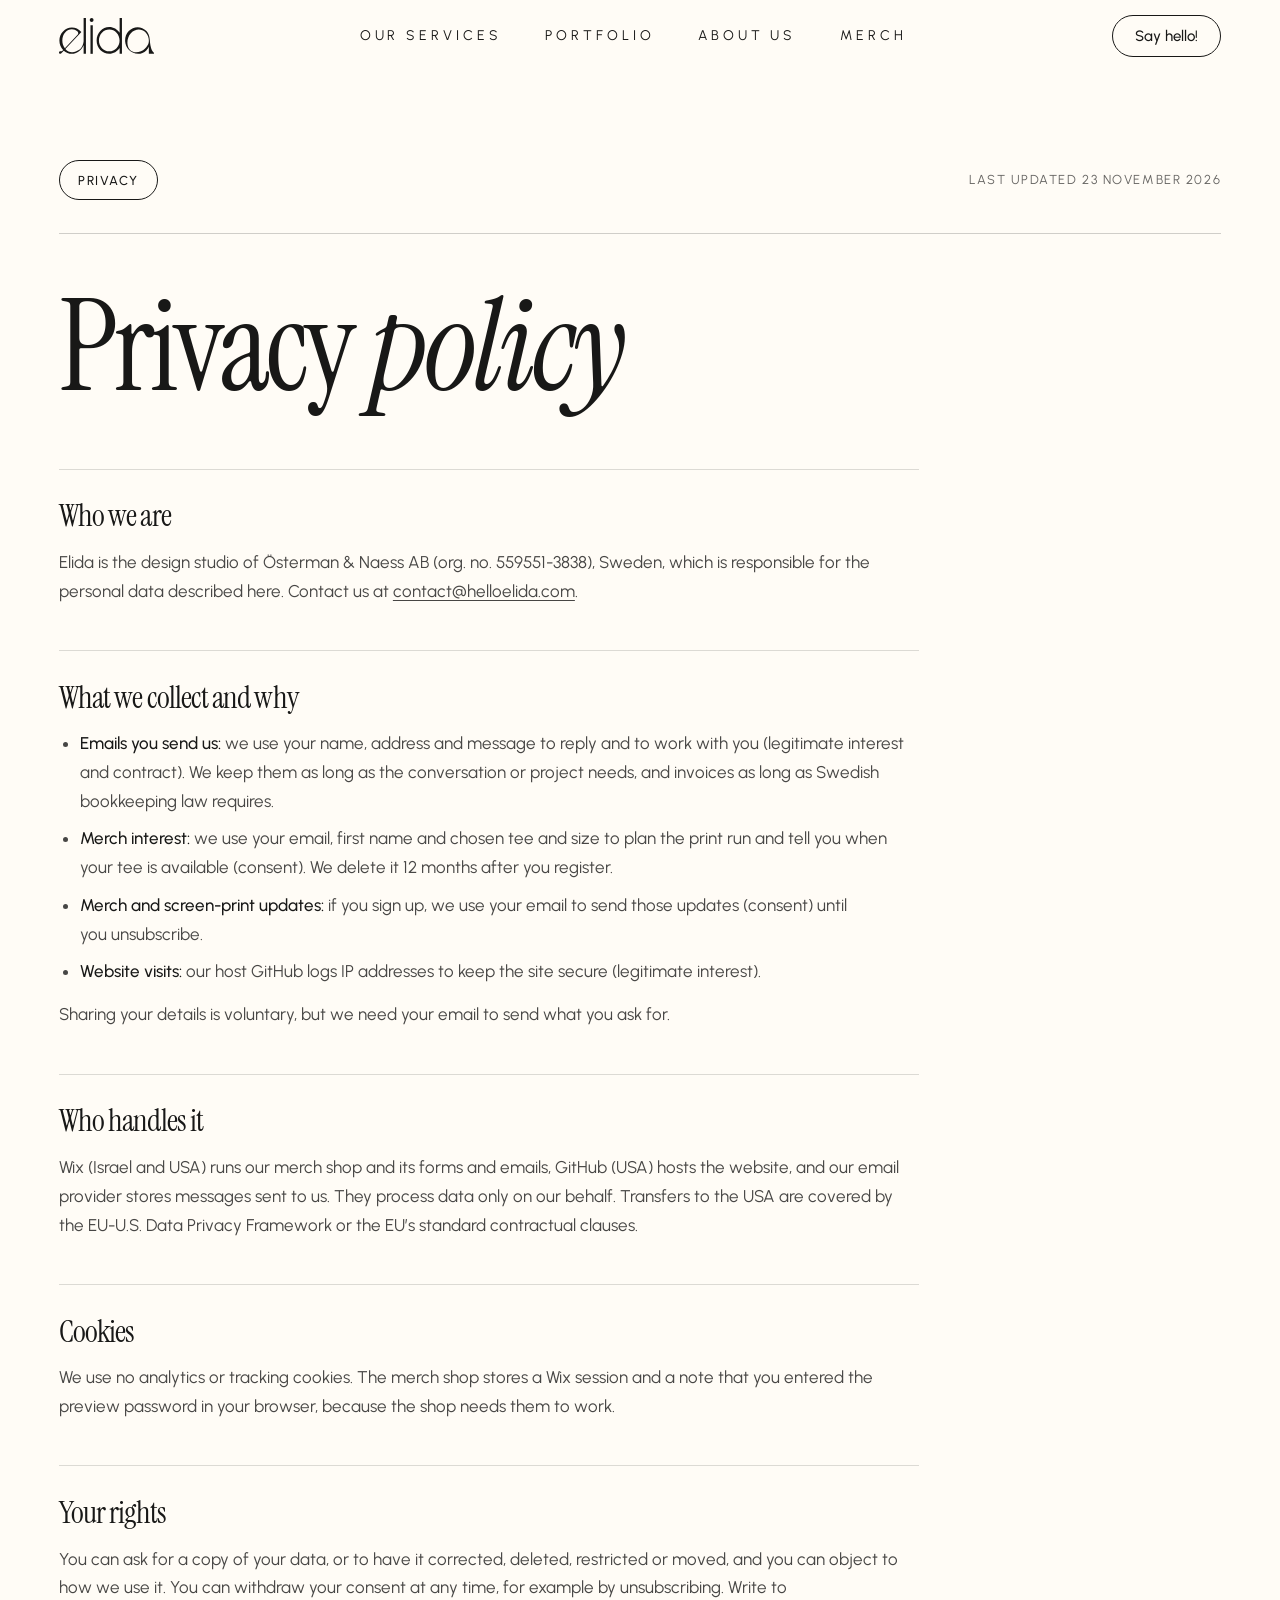
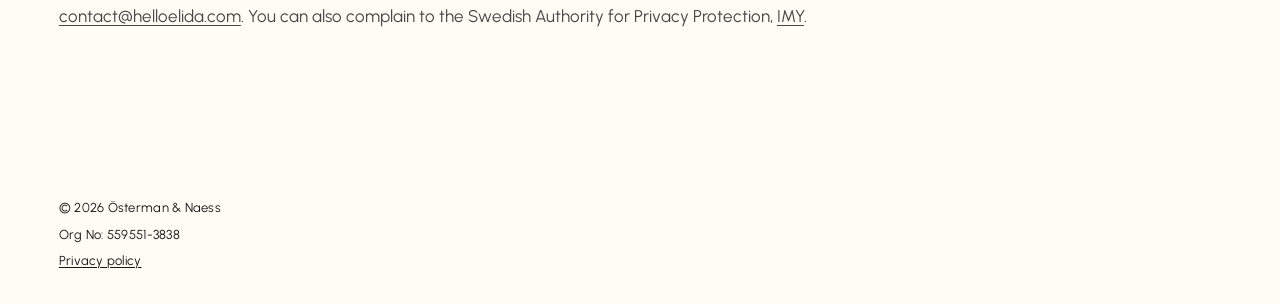
<file: privacy.html>
<!DOCTYPE html>
<!--
  © 2026 Österman & Næss (Elida). All rights reserved.
  Design, code, copy, illustrations, photography and 3D content on this site are protected by copyright.
  No part may be copied, reproduced or reused without written permission. See /LICENSE.
-->
<html lang="en">
<head>
<meta charset="utf-8">
<meta name="viewport" content="width=device-width, initial-scale=1">
<title>Privacy policy — Elida</title>
<meta name="copyright" content="© 2026 Österman & Næss (Elida). All rights reserved.">
<meta name="robots" content="noindex, follow">
<meta name="description" content="How Elida handles your personal data: what we collect, why, who handles it and your rights.">
<link rel="canonical" href="https://helloelida.com/privacy">
<meta property="og:title" content="Privacy policy — Elida">
<meta property="og:description" content="How Elida handles your personal data: what we collect, why, who handles it and your rights.">
<meta property="og:type" content="website">
<meta property="og:url" content="https://helloelida.com/privacy">
<meta property="og:image" content="https://helloelida.com/assets/og-card.jpg">
<meta property="og:site_name" content="Elida">
<meta name="twitter:card" content="summary_large_image">
<link rel="icon" type="image/png" sizes="32x32" href="assets/favicon-32.png">
<link rel="icon" type="image/png" sizes="192x192" href="assets/favicon-192.png">
<link rel="apple-touch-icon" sizes="180x180" href="assets/apple-touch-icon.png">
<link rel="stylesheet" href="assets/fonts/fonts.css">
<link rel="stylesheet" href="assets/site.css?v=20261123p">
<script>document.documentElement.className += " js";</script>
</head>
<body class="case">
<header class="nav" data-nav>
  <a class="nav-logo" href="/" aria-label="Elida — home"><svg class="logo" viewBox="0 0 1941.08 731.659" fill="currentColor" aria-hidden="true" focusable="false">
  <path d="M 690.145 148.308 L 642.807 148.308 L 642.807 731.49 L 690.145 731.49 L 690.145 148.308 Z" fill="currentColor" fill-rule="nonzero"></path>
  <path d="M 1238.158 302.131 C 1191.491 231.252 1113.936 184.793 1026.322 184.793 C 883.993 184.793 768.173 307.349 768.173 457.955 C 768.173 608.561 883.993 731.117 1026.322 731.117 C 1113.975 731.117 1191.491 684.616 1238.158 613.779 L 1238.158 731.492 L 1285.496 731.492 L 1285.496 0 L 1238.158 0 L 1238.158 302.131 Z M 1026.282 681.026 C 910.029 681.026 815.472 580.97 815.472 457.955 C 815.472 334.94 910.029 234.884 1026.282 234.884 C 1142.536 234.884 1237.093 334.94 1237.093 457.955 C 1237.093 580.97 1142.536 681.026 1026.282 681.026 Z" fill="currentColor" fill-rule="nonzero"></path>
  <path d="M 502.766 475.278 C 502.49 476.614 502.293 477.95 502.174 479.244 C 499.729 504.205 494.364 528.416 485.251 551.75 C 476.967 572.997 465.567 592.783 451.602 610.356 C 437.677 627.888 421.227 643.166 403.12 655.688 C 384.501 668.587 364.145 678.605 342.922 685.618 C 320.634 693.006 297.439 697.097 274.125 698.057 C 270.496 698.224 266.866 698.266 263.277 698.266 C 216.965 698.266 167.852 673.596 130.494 631.394 L 457.401 285.851 L 450.971 278.713 C 402.765 223.363 334.362 191.597 263.237 191.597 C 122.486 191.597 8.008 312.733 8.008 461.628 C 8.008 537.14 37.476 605.514 84.853 654.603 C 84.853 654.603 79.567 661.115 69.981 670.173 C 51.519 684.825 28.127 679.565 28.127 679.565 C 27.022 679.44 25.917 679.315 24.734 679.315 C 11.085 679.315 0 691.044 0 705.487 C 0 719.93 11.085 731.659 24.734 731.659 C 27.377 731.659 29.941 731.2 32.308 730.407 C 32.624 730.324 32.9 730.157 33.215 730.073 C 33.768 729.864 34.32 729.656 34.833 729.405 C 36.726 728.529 38.541 727.36 40.198 725.941 C 40.434 725.732 40.671 725.523 40.908 725.273 C 41.263 724.939 41.657 724.647 41.973 724.313 L 97.161 666.541 C 141.816 707.115 199.844 731.659 263.198 731.659 C 354.56 731.659 461.346 661.866 502.727 555.048 L 502.727 731.451 L 550.064 731.451 L 550.064 0 L 502.727 0 L 502.727 475.278 L 502.766 475.278 Z M 68.009 461.628 C 68.009 322.459 157.516 229.374 263.198 229.332 C 309.352 229.332 341.621 245.528 373.061 268.612 C 396.611 285.893 399.57 321.541 379.294 342.997 L 119.449 618.037 C 88.561 577.505 68.009 523.741 68.009 461.67 L 68.009 461.628 Z" fill="currentColor" fill-rule="nonzero"></path>
  <path d="M 666.476 0 C 645.331 0 628.211 18.116 628.211 40.49 C 628.211 62.864 645.331 80.98 666.476 80.98 C 687.62 80.98 704.74 62.864 704.74 40.49 C 704.74 18.116 687.62 0 666.476 0 Z" fill="currentColor" fill-rule="nonzero"></path>
  <path d="M 1936.861 708.741 C 1902.581 676.85 1866.249 624.672 1853.626 442.926 C 1848.458 368.708 1826.052 310.143 1785.657 267.566 C 1685.971 162.501 1524.234 162.292 1424.746 267.566 C 1374.292 320.955 1349.439 391.374 1350.149 461.501 L 1350.859 479.158 C 1355.317 541.271 1381.511 600.42 1424.746 649.425 C 1491.453 725.062 1666.286 781.623 1782.895 663.617 C 1812.678 633.479 1823.566 611.481 1834.651 584.557 L 1834.651 731.449 L 1928.814 731.449 C 1940.135 731.449 1945.382 716.63 1936.861 708.741 Z M 1832.876 496.523 C 1826.682 542.815 1795.321 585.267 1752.481 628.763 C 1678.436 703.941 1519.54 741.467 1439.223 638.656 C 1381.037 564.187 1377.724 411.16 1467.113 312.481 C 1558.12 212.049 1687.51 215.681 1765.42 291.276 C 1824.789 348.839 1842.067 427.69 1832.876 496.565 L 1832.876 496.523 Z" fill="currentColor" fill-rule="nonzero"></path></svg></a>
  <nav class="nav-links" aria-label="Main"><a href="/#services">Our services</a><a href="/#work">Portfolio</a><a href="/#studio">About us</a><a href="/merch/">Merch</a></nav>
  <a class="pill pill-light nav-cta" href="mailto:contact@helloelida.com" data-magnet>Say hello!</a>
  <button class="nav-burger" type="button" aria-label="Menu" aria-expanded="false" data-burger><span></span><span></span></button>
</header>
<div class="menu" data-menu><a href="/#services">Our services</a><a href="/#work">Portfolio</a><a href="/#studio">About us</a><a href="/merch/">Merch</a><a class="menu-mail" href="mailto:contact@helloelida.com">contact@helloelida.com</a></div>
<main class="case legal">
<section class="case-head legal-head" data-theme="light">
  <div class="wrap">
    <div class="case-top">
      <span class="pill pill-dark pill-label">Privacy</span>
      <p class="legal-date">Last updated 23 November 2026</p>
    </div>
    <h1 class="case-h1">Privacy <em>policy</em></h1>
  </div>
</section>

<section class="legal-body" data-theme="light">
  <div class="wrap">

    <div class="legal-sec">
      <h2 class="legal-h2">Who we are</h2>
      <p>Elida is the design studio of Österman &amp; Naess AB (org. no. 559551-3838), Sweden, which is responsible for the personal data described here. Contact us at <a href="mailto:contact@helloelida.com">contact@helloelida.com</a>.</p>
    </div>

    <div class="legal-sec">
      <h2 class="legal-h2">What we collect and why</h2>
      <ul>
        <li><strong>Emails you send us:</strong> we use your name, address and message to reply and to work with you (legitimate interest and contract). We keep them as long as the conversation or project needs, and invoices as long as Swedish bookkeeping law requires.</li>
        <li><strong>Merch interest:</strong> we use your email, first name and chosen tee and size to plan the print run and tell you when your tee is available (consent). We delete it 12 months after you register.</li>
        <li><strong>Merch and screen-print updates:</strong> if you sign up, we use your email to send those updates (consent) until you unsubscribe.</li>
        <li><strong>Website visits:</strong> our host GitHub logs IP addresses to keep the site secure (legitimate interest).</li>
      </ul>
      <p>Sharing your details is voluntary, but we need your email to send what you ask for.</p>
    </div>

    <div class="legal-sec">
      <h2 class="legal-h2">Who handles it</h2>
      <p>Wix (Israel and USA) runs our merch shop and its forms and emails, GitHub (USA) hosts the website, and our email provider stores messages sent to us. They process data only on our behalf. Transfers to the USA are covered by the EU-U.S. Data Privacy Framework or the EU’s standard contractual clauses.</p>
    </div>

    <div class="legal-sec">
      <h2 class="legal-h2">Cookies</h2>
      <p>We use no analytics or tracking cookies. The merch shop stores a Wix session and a note that you entered the preview password in your browser, because the shop needs them to work.</p>
    </div>

    <div class="legal-sec">
      <h2 class="legal-h2">Your rights</h2>
      <p>You can ask for a copy of your data, or to have it corrected, deleted, restricted or moved, and you can object to how we use it. You can withdraw your consent at any time, for example by unsubscribing. Write to <a href="mailto:contact@helloelida.com">contact@helloelida.com</a>. You can also complain to the Swedish Authority for Privacy Protection, <a href="https://www.imy.se" rel="noopener">IMY</a>.</p>
    </div>

  </div>
</section>
</main>

<footer class="foot" data-theme="light"><div class="wrap"><p>© 2026 Österman &amp; Naess</p><p>Org No: 559551-3838</p><p><a class="foot-link" href="/privacy">Privacy policy</a></p></div></footer>
<script src="assets/site.js?v=20261026"></script>
</body>
</html>
</file>
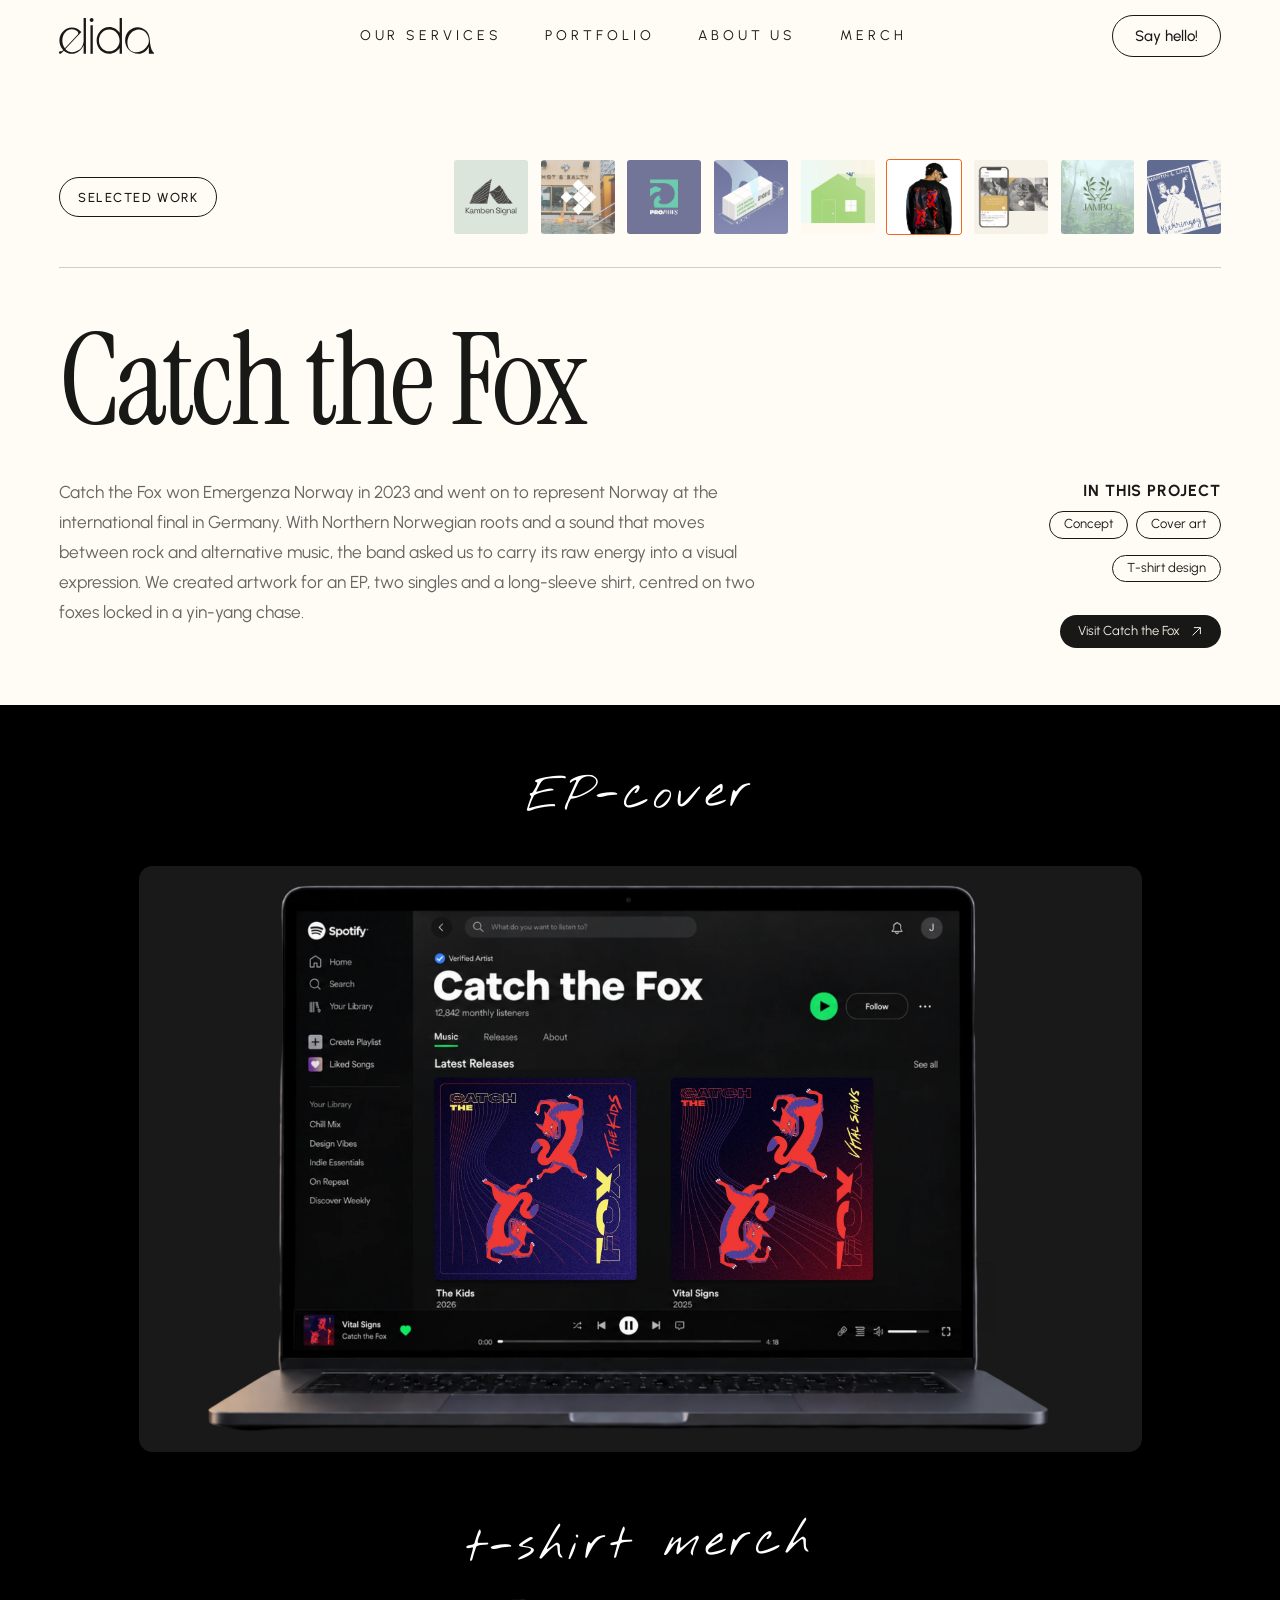
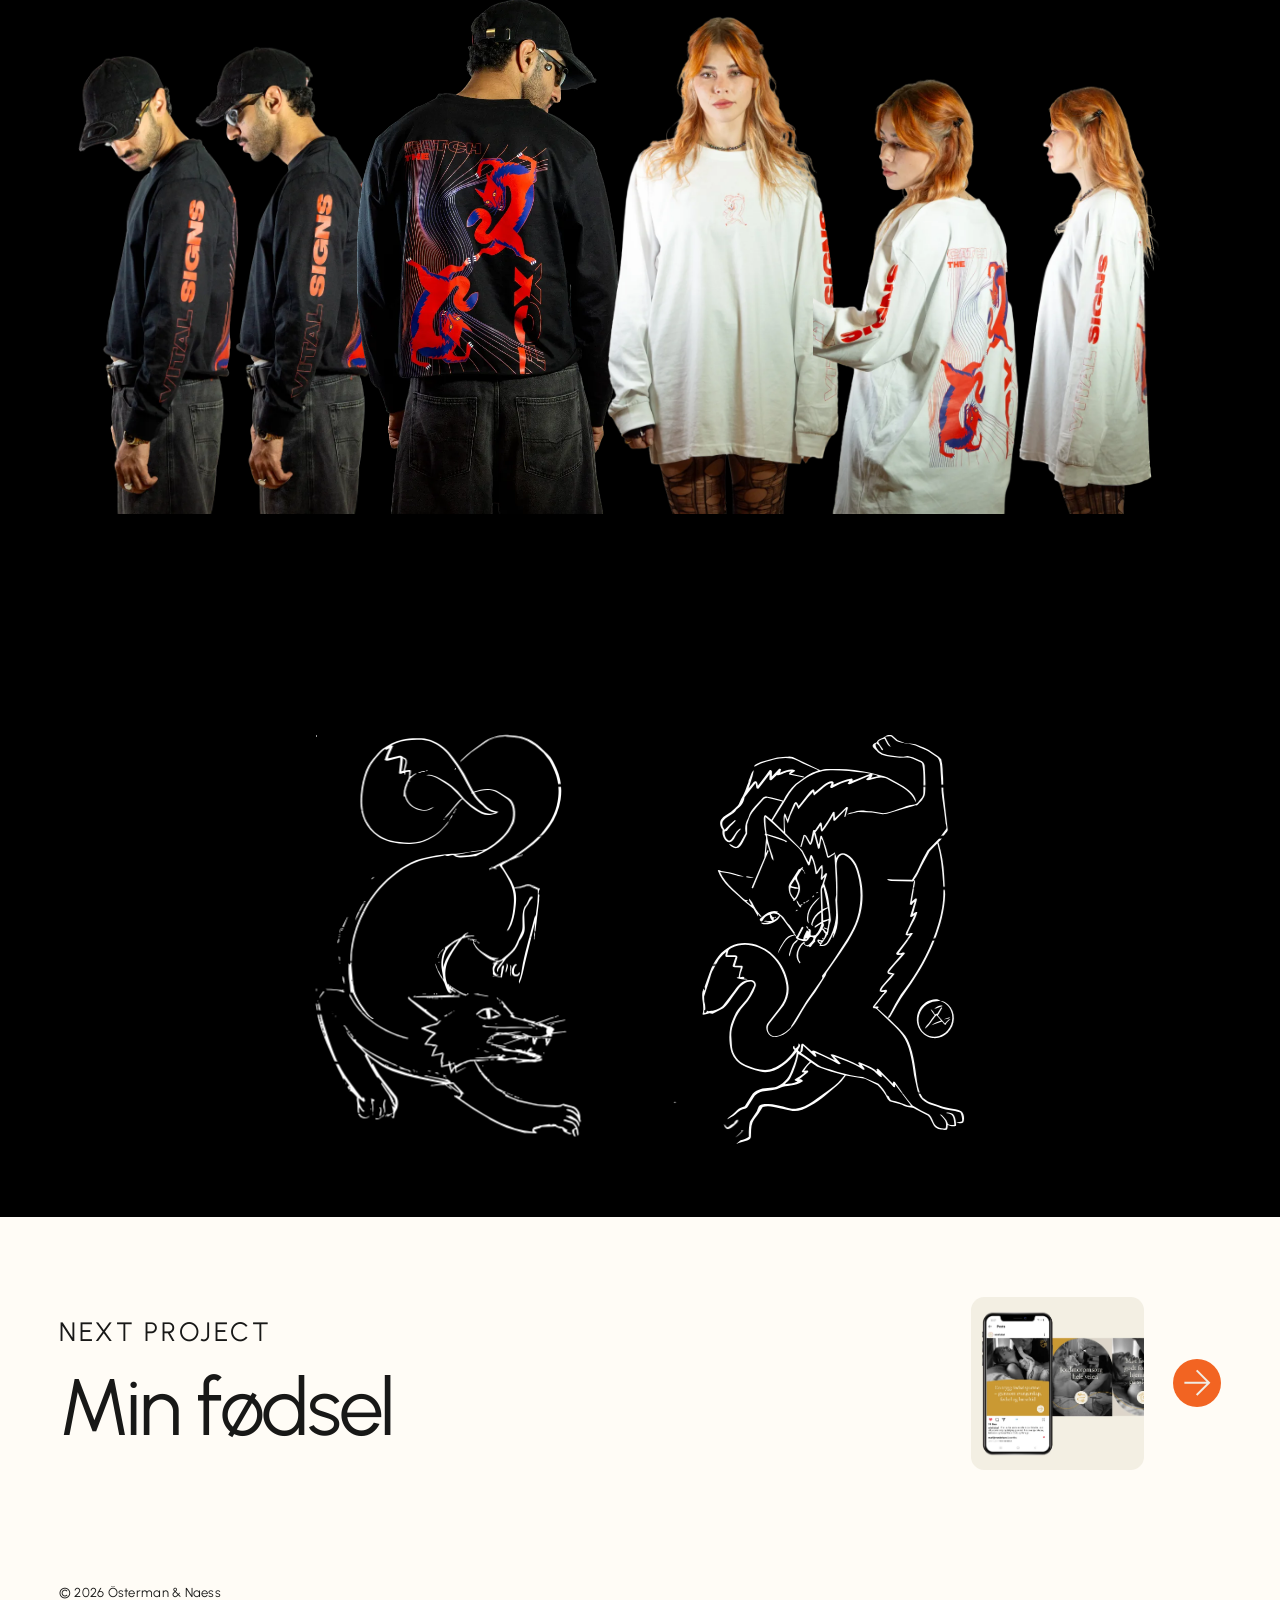
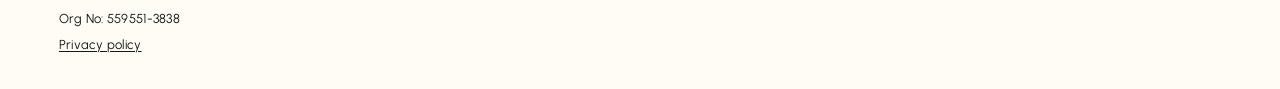
<file: work/catch-the-fox.html>
<!DOCTYPE html>
<!--
  © 2026 Österman & Næss (Elida). All rights reserved.
  Design, code, copy, illustrations, photography and 3D content on this site are protected by copyright.
  No part may be copied, reproduced or reused without written permission. See /LICENSE.
-->
<html lang="en">
<head>
<meta charset="utf-8">
<meta name="viewport" content="width=device-width, initial-scale=1">
<title>Catch the Fox — Elida</title>
<meta name="copyright" content="© 2026 Österman & Næss (Elida). All rights reserved.">
<meta name="description" content="Artwork for the Norwegian band Catch the Fox: EP and single covers and a long-sleeve shirt, centred on two foxes in a yin-yang chase. By Elida.">
<link rel="canonical" href="https://helloelida.com/work/catch-the-fox">
<meta property="og:title" content="Catch the Fox — Elida">
<meta property="og:description" content="Artwork for the Norwegian band Catch the Fox: EP and single covers and a long-sleeve shirt, centred on two foxes in a yin-yang chase. By Elida.">
<meta property="og:type" content="article">
<meta property="og:url" content="https://helloelida.com/work/catch-the-fox">
<meta property="og:image" content="https://helloelida.com/assets/og-card.jpg">
<meta property="og:site_name" content="Elida">
<meta name="twitter:card" content="summary_large_image">
<link rel="icon" type="image/png" sizes="32x32" href="../assets/favicon-32.png">
<link rel="icon" type="image/png" sizes="192x192" href="../assets/favicon-192.png">
<link rel="apple-touch-icon" sizes="180x180" href="../assets/apple-touch-icon.png">
<link rel="stylesheet" href="../assets/fonts/fonts.css">
<link rel="stylesheet" href="../assets/site.css?v=20261123p">
<script>document.documentElement.className += " js";</script>
</head>
<body class="case">
<header class="nav" data-nav>
  <a class="nav-logo" href="../" aria-label="Elida — home"><svg class="logo" viewBox="0 0 1941.08 731.659" fill="currentColor" aria-hidden="true" focusable="false">
  <path d="M 690.145 148.308 L 642.807 148.308 L 642.807 731.49 L 690.145 731.49 L 690.145 148.308 Z" fill="currentColor" fill-rule="nonzero"></path>
  <path d="M 1238.158 302.131 C 1191.491 231.252 1113.936 184.793 1026.322 184.793 C 883.993 184.793 768.173 307.349 768.173 457.955 C 768.173 608.561 883.993 731.117 1026.322 731.117 C 1113.975 731.117 1191.491 684.616 1238.158 613.779 L 1238.158 731.492 L 1285.496 731.492 L 1285.496 0 L 1238.158 0 L 1238.158 302.131 Z M 1026.282 681.026 C 910.029 681.026 815.472 580.97 815.472 457.955 C 815.472 334.94 910.029 234.884 1026.282 234.884 C 1142.536 234.884 1237.093 334.94 1237.093 457.955 C 1237.093 580.97 1142.536 681.026 1026.282 681.026 Z" fill="currentColor" fill-rule="nonzero"></path>
  <path d="M 502.766 475.278 C 502.49 476.614 502.293 477.95 502.174 479.244 C 499.729 504.205 494.364 528.416 485.251 551.75 C 476.967 572.997 465.567 592.783 451.602 610.356 C 437.677 627.888 421.227 643.166 403.12 655.688 C 384.501 668.587 364.145 678.605 342.922 685.618 C 320.634 693.006 297.439 697.097 274.125 698.057 C 270.496 698.224 266.866 698.266 263.277 698.266 C 216.965 698.266 167.852 673.596 130.494 631.394 L 457.401 285.851 L 450.971 278.713 C 402.765 223.363 334.362 191.597 263.237 191.597 C 122.486 191.597 8.008 312.733 8.008 461.628 C 8.008 537.14 37.476 605.514 84.853 654.603 C 84.853 654.603 79.567 661.115 69.981 670.173 C 51.519 684.825 28.127 679.565 28.127 679.565 C 27.022 679.44 25.917 679.315 24.734 679.315 C 11.085 679.315 0 691.044 0 705.487 C 0 719.93 11.085 731.659 24.734 731.659 C 27.377 731.659 29.941 731.2 32.308 730.407 C 32.624 730.324 32.9 730.157 33.215 730.073 C 33.768 729.864 34.32 729.656 34.833 729.405 C 36.726 728.529 38.541 727.36 40.198 725.941 C 40.434 725.732 40.671 725.523 40.908 725.273 C 41.263 724.939 41.657 724.647 41.973 724.313 L 97.161 666.541 C 141.816 707.115 199.844 731.659 263.198 731.659 C 354.56 731.659 461.346 661.866 502.727 555.048 L 502.727 731.451 L 550.064 731.451 L 550.064 0 L 502.727 0 L 502.727 475.278 L 502.766 475.278 Z M 68.009 461.628 C 68.009 322.459 157.516 229.374 263.198 229.332 C 309.352 229.332 341.621 245.528 373.061 268.612 C 396.611 285.893 399.57 321.541 379.294 342.997 L 119.449 618.037 C 88.561 577.505 68.009 523.741 68.009 461.67 L 68.009 461.628 Z" fill="currentColor" fill-rule="nonzero"></path>
  <path d="M 666.476 0 C 645.331 0 628.211 18.116 628.211 40.49 C 628.211 62.864 645.331 80.98 666.476 80.98 C 687.62 80.98 704.74 62.864 704.74 40.49 C 704.74 18.116 687.62 0 666.476 0 Z" fill="currentColor" fill-rule="nonzero"></path>
  <path d="M 1936.861 708.741 C 1902.581 676.85 1866.249 624.672 1853.626 442.926 C 1848.458 368.708 1826.052 310.143 1785.657 267.566 C 1685.971 162.501 1524.234 162.292 1424.746 267.566 C 1374.292 320.955 1349.439 391.374 1350.149 461.501 L 1350.859 479.158 C 1355.317 541.271 1381.511 600.42 1424.746 649.425 C 1491.453 725.062 1666.286 781.623 1782.895 663.617 C 1812.678 633.479 1823.566 611.481 1834.651 584.557 L 1834.651 731.449 L 1928.814 731.449 C 1940.135 731.449 1945.382 716.63 1936.861 708.741 Z M 1832.876 496.523 C 1826.682 542.815 1795.321 585.267 1752.481 628.763 C 1678.436 703.941 1519.54 741.467 1439.223 638.656 C 1381.037 564.187 1377.724 411.16 1467.113 312.481 C 1558.12 212.049 1687.51 215.681 1765.42 291.276 C 1824.789 348.839 1842.067 427.69 1832.876 496.565 L 1832.876 496.523 Z" fill="currentColor" fill-rule="nonzero"></path></svg></a>
  <nav class="nav-links" aria-label="Main"><a href="../#services">Our services</a><a href="../#work">Portfolio</a><a href="../#studio">About us</a><a href="/merch/">Merch</a></nav>
  <a class="pill pill-light nav-cta" href="mailto:contact@helloelida.com" data-magnet>Say hello!</a>
  <button class="nav-burger" type="button" aria-label="Menu" aria-expanded="false" data-burger><span></span><span></span></button>
</header>
<div class="menu" data-menu><a href="../#services">Our services</a><a href="../#work">Portfolio</a><a href="../#studio">About us</a><a href="/merch/">Merch</a><a class="menu-mail" href="mailto:contact@helloelida.com">contact@helloelida.com</a></div>
<main class="case">
<section class="case-head" data-theme="light">
  <div class="wrap">
    <div class="case-top">
      <a class="pill pill-dark pill-label" href="../#work" data-reveal data-magnet>Selected work</a>
      <nav class="case-thumbs" aria-label="All projects" data-reveal style="--i:1">
      <a class="ct" href="kamben-signal"><img src="../assets/09-kamben.webp" alt="Kamben Signal"></a>
      <a class="ct" href="hot-salty"><img src="../assets/03-hotsalty.webp" alt="Ramsalt Hot &amp; Salty"></a>
      <a class="ct" href="propaws"><img src="../assets/01-propaws.webp" alt="ProPAWS"></a>
      <a class="ct" href="evolve"><img src="../assets/07-evolve.webp" alt="National Gypsum"></a>
      <a class="ct" href="why-cellulose"><img src="../assets/08-greenfiber.webp" alt="Greenfiber"></a>
      <span class="ct is-current" aria-current="page"><img src="../assets/06-ctf.webp" alt="Catch the Fox (this project)"></span>
      <a class="ct" href="min-fodsel"><img src="../assets/05-minfodsel.webp" alt="Min fødsel"></a>
      <a class="ct" href="jambo"><img src="../assets/02-jambo.webp" alt="Jambo Travelhouse"></a>
      <a class="ct" href="wedding"><img src="../assets/04-wedding.webp" alt="Wedding design"></a>
    </nav>
    </div>
    <h1 class="case-h1" data-lines><span class="ln"><span class="ln-in">Catch the Fox</span></span></h1>
    <div class="case-intro" data-reveal style="--i:1">
      <p class="case-p">Catch the Fox won Emergenza Norway in 2023 and went on to represent Norway at the international final in Germany. With Northern Norwegian roots and a sound that moves between rock and alternative music, the band asked us to carry its raw energy into a visual expression. We created artwork for an EP, two singles and a long-sleeve shirt, centred on two foxes locked in a yin-yang chase.</p>
      <div class="case-right"><div class="case-deliv"><p class="case-deliv-h">In this project</p><ul class="case-tags"><li class="case-tag">Concept</li><li class="case-tag">Cover art</li><li class="case-br" aria-hidden="true"></li><li class="case-tag">T-shirt design</li></ul></div><div class="case-visit"><a class="case-visit-a" href="https://www.catchthefox.no/" target="_blank" rel="noopener">Visit Catch the Fox <svg viewBox="0 0 40 40" fill="none" stroke="currentColor" stroke-width="1" aria-hidden="true"><path vector-effect="non-scaling-stroke" d="M8 32 32 8M12 8h20v20"></path></svg></a></div></div>
    </div>
  </div>
</section>
<section class="case-tint" style="--proj-bg:#000">
  <div class="mock-stage" data-theme="dark" style="--ar:1920 / 1108">
    <p class="mock hand-label" data-in style="--l:0;--t:9.26%;--w:100%;--d:0.1s">EP-cover</p>
    <figure class="mock panel m-rise" data-in style="--l:10.89%;--t:21.87%;--w:78.33%;--d:0.2s"><img class="panel-img full" src="../assets/work/ctf-laptop.webp" alt="Catch the Fox on Spotify, on a laptop"></figure>
  </div>
  <div class="mock-stage" data-theme="dark" style="--ar:1920 / 2060">
    <p class="mock hand-label" data-in style="--l:0;--t:5.72%;--w:100%;--d:0.1s">t-shirt merch</p>
    <figure class="mock m-rise" data-in style="--l:-2.07%;--t:8.57%;--w:28.8%;--d:0.15s"><img src="../assets/work/ctf-m1.webp" alt="Vital Signs long-sleeve, side"></figure>
    <figure class="mock m-rise" data-in style="--l:8.63%;--t:8.52%;--w:28.83%;--d:0.3s"><img src="../assets/work/ctf-m2.webp" alt=""></figure>
    <figure class="mock m-rise" data-in style="--l:22.43%;--t:4.4%;--w:31.78%;--d:0.45s"><img src="../assets/work/ctf-m3.webp" alt="Vital Signs long-sleeve, back print"></figure>
    <figure class="mock m-rise" data-in style="--l:47.42%;--t:12.59%;--w:18.09%;--d:0.5s"><img src="../assets/work/ctf-m5.webp" alt="White long-sleeve, front"></figure>
    <figure class="mock m-rise" data-in style="--l:63.55%;--t:10.98%;--w:21.81%;--d:0.62s"><img src="../assets/work/ctf-m6.webp" alt=""></figure>
    <figure class="mock m-rise" data-in style="--l:69.35%;--t:7.64%;--w:29.48%;--d:0.75s"><img src="../assets/work/ctf-m4.webp" alt="White long-sleeve, side"></figure>
    <p class="mock hand-label" data-in style="--l:0;--t:54.89%;--w:100%;--d:0s">process</p>
    <figure class="mock fox" data-in style="--l:24.69%;--t:64.90%;--w:20.69%;--d:0.2s"><svg class="fox-svg" viewBox="0 0 397.237 604.97" aria-hidden="true"><defs><mask id="foxmask-a" maskUnits="userSpaceOnUse" x="-397.237" y="-604.97" width="1191.711" height="1814.91"><path class="draw" pathLength="1" d="M-49.2 7.6 L446.4 30.2 L446.4 45.4 L-49.2 68.1 L-49.2 83.2 L446.4 105.9 L446.4 121.0 L-49.2 143.7 L-49.2 158.8 L446.4 181.5 L446.4 196.6 L-49.2 219.3 L-49.2 234.4 L446.4 257.1 L446.4 272.2 L-49.2 294.9 L-49.2 310.0 L446.4 332.7 L446.4 347.9 L-49.2 370.5 L-49.2 385.7 L446.4 408.4 L446.4 423.5 L-49.2 446.2 L-49.2 461.3 L446.4 484.0 L446.4 499.1 L-49.2 521.8 L-49.2 536.9 L446.4 559.6 L446.4 574.7 L-49.2 597.4" fill="none" stroke="#fff" stroke-width="49.2" stroke-linecap="round" stroke-linejoin="round"></path></mask></defs><g mask="url(#foxmask-a)"><g transform="translate(326.83 294.96)"><path d="M 0.895 9.658 L 1.196 11.018 C 1.28 11.403 -0.091 11.547 0.005 10.777 C 0.462 7.109 0.221 3.813 1.28 0 C 2.555 3.115 1.376 6.182 0.895 9.646 L 0.895 9.658 Z" fill="rgb(255,255,255)" fill-rule="nonzero"></path></g><g transform="translate(357.84 420.65)"><path d="M 7.081 0.004 C 3.653 2.734 -0.93 3.288 0.165 1.953 C 0.165 1.953 4.615 -0.104 7.081 0.004 Z" fill="rgb(255,255,255)" fill-rule="nonzero"></path></g><g transform="translate(83.02 212.58)"><path d="M 3.789 0 C 4.523 0.289 1.6 4.029 0 3.993 C 0.457 2.406 1.961 0.818 3.789 0 Z" fill="rgb(255,255,255)" fill-rule="nonzero"></path></g><g transform="translate(235.76 242.53)"><path d="M 41.202 116.755 C 43.704 110.356 41.07 101.961 46.543 103.693 L 44.269 115.023 C 43.909 116.803 43.319 118.247 43.451 119.979 C 43.476 120.364 42.501 121.157 42.164 121.35 C 41.828 121.542 41.154 120.616 40.601 120.604 C 36.824 120.508 32.205 119.738 29.571 116.599 C 29.607 114.29 29.716 111.523 29.246 109.214 C 28.609 106.014 30.401 102.983 31.76 100.241 C 30.714 100.445 29.752 101.083 28.91 99.868 C 31.111 98.725 33.119 99.194 35.092 96.909 C 28.417 96.236 23.353 93.481 18.518 89.572 L 14.681 86.481 C 9.689 82.452 4.433 78.795 1.702 72.745 C 0.897 70.965 -1.016 69.57 0.68 67.14 C 1.883 73.058 8.847 79.902 14.031 83.101 L 21.525 87.744 C 26.817 91.015 32.265 92.82 38.724 92.062 C 36.403 94.01 33.949 93.06 31.448 94.54 C 35.188 96.428 39.771 96.32 43.175 93.601 L 51.558 86.914 C 56.658 82.848 61.77 77.424 64.464 71.254 L 72.896 51.973 C 75.999 44.888 71.525 27.46 76.504 16.214 C 77.37 14.265 79.114 13.327 79.956 11.547 L 84.214 2.574 C 85.249 0.385 87.438 -0.95 89.94 0.818 C 86.415 3.789 84.154 7.301 82.602 11.27 L 79.391 15.576 C 76.781 19.064 76.528 24.068 76.685 28.458 L 77.094 40.318 C 77.238 44.491 77.791 48.569 76.757 52.755 C 75.193 57.746 72.631 62.136 69.3 66.226 C 67.147 72.817 63.851 79.072 58.775 83.835 L 51.33 90.823 C 50.067 92.002 49.261 92.844 48.275 94.227 L 37.726 109.13 C 37.341 110.26 38.039 111.908 36.884 113.123 C 33.661 110.212 37.269 104.956 40.589 100.878 C 42.08 99.038 43.86 97.727 44.943 95.285 L 34.683 99.507 L 39.53 100.133 C 37.029 100.433 35.838 101.191 34.431 102.851 C 30.666 107.313 30.654 113.64 35.561 116.635 C 36.331 116.671 37.642 116.358 38.267 117.248 L 33.817 117.669 C 36.138 119.125 38.448 119.341 41.01 119.834 C 41.9 119.017 41.19 117.501 41.214 116.719 L 41.202 116.755 Z" fill="rgb(255,255,255)" fill-rule="nonzero"></path></g><g transform="translate(178.97 296.24)"><path d="M 10.847 69.329 C 11.112 69.594 12.207 69.377 12.147 69.028 L 9.921 56.219 C 8.093 45.682 9.164 33.161 15.009 24.417 C 14.66 24.092 14.143 23.755 14.119 23.503 C 14.095 23.25 14.552 22.661 14.841 22.444 L 25.137 14.818 C 28.072 12.641 31.006 10.416 34.579 9.346 C 37.754 8.396 39.678 6.772 41.735 4.234 C 44.189 1.191 50.624 -1.058 49.686 0.517 C 48.748 2.093 44.61 2.454 44.057 5.882 C 46.679 4.607 47.701 4.571 49.842 4.763 C 52.789 5.016 56.097 3.26 59.188 5.124 C 52.657 5.942 46.51 6.663 40.28 9.298 C 33.616 17.862 27.41 26.498 22.082 36.012 C 15.069 48.509 12.952 61.162 17.162 74.874 L 18.786 78.194 C 19.171 76.041 21.312 79.096 21.384 79.012 L 20.253 80.383 C 19.917 80.78 20.987 81.225 21.143 80.996 C 21.432 80.575 21.516 80.094 21.901 79.012 C 23.453 81.02 25.461 82.151 27.723 83.51 C 33.977 87.251 40.196 91.87 47.244 93.048 C 47.593 92.471 47.978 91.545 48.447 91.364 C 49.048 91.136 49.95 91.364 50.311 91.785 C 45.139 95.935 44.802 94.468 40.292 92.772 C 35.192 90.847 30.886 86.794 26.592 84.484 L 26.063 84.821 C 27.723 87.792 30.646 87.551 30.597 88.79 C 30.573 89.344 30.128 89.548 29.804 89.62 C 29.202 89.753 29.01 89.139 28.589 88.947 L 21.6 85.687 C 21.468 87.263 23.032 88.574 24.812 88.562 C 24.511 90.294 23.741 90.835 22.142 90.703 C 18.16 90.39 15.514 80.804 13.301 74.778 L 10.535 69.834 L 10.222 69.473 C 8.454 67.393 3.847 58.901 3.486 57.145 C 3.462 57.037 3.342 56.952 3.222 56.94 L 1.357 52.069 L 0.804 51.191 C 0.6 50.866 0.924 50.373 1.285 50.169 C 1.213 50.048 1.105 49.952 0.961 49.904 C -0.17 49.519 -0.254 47.883 0.455 46.981 L 1.297 49.591 C 1.369 49.651 1.502 49.76 1.55 49.904 L 3.835 56.411 C 3.799 56.604 3.883 56.76 3.98 56.82 C 6.072 58.42 6.65 61.571 8.057 63.977 C 9.103 65.769 10.98 66.984 10.679 69.161 L 10.896 69.353 L 10.847 69.329 Z M 20.542 32.488 L 27.795 21.53 C 28.697 20.171 29.31 18.583 30.958 17.753 C 31.728 15.143 33.785 13.892 35.336 11.523 C 17.788 19.473 10.198 33.486 11.93 52.273 C 13.891 44.997 16.416 38.706 20.542 32.475 L 20.542 32.488 Z M 26.051 84.184 C 24.968 83.27 24.162 81.778 22.274 81.898 C 23.381 83.378 24.716 83.787 25.75 84.52 L 26.051 84.184 Z" fill="rgb(255,255,255)" fill-rule="nonzero"></path></g><g transform="translate(293.60 343.71)"><path d="M 5.992 15.635 C 9.119 16.693 10.827 12.327 11.609 12.339 C 11.897 12.339 12.258 13.217 12.234 13.698 C 12.018 16.621 8.626 18.425 6.148 18.377 C 2.937 18.317 0.326 15.683 0.05 12.531 C -0.624 4.894 5.715 -3.31 7.916 1.369 C 6.497 2.103 5.318 2.813 4.657 4.449 C 2.804 8.995 2.443 14.432 6.016 15.635 L 5.992 15.635 Z" fill="rgb(255,255,255)" fill-rule="nonzero"></path></g><g transform="translate(58.95 251.93)"><path d="M 6.23 14.073 L 0 26.75 C 0.926 19.341 4.823 13.375 8.023 7 C 9.334 4.39 10.573 2.009 12.449 0 C 12.822 0.589 13.098 1.227 13.074 1.503 C 13.05 1.78 12.581 2.081 12.353 2.526 L 6.23 14.085 L 6.23 14.073 Z" fill="rgb(255,255,255)" fill-rule="nonzero"></path></g><g transform="translate(284.01 343.21)"><path d="M 2.165 9.947 L 1.78 11.8 C 1.72 12.125 0.794 12.401 0 11.932 L 2.237 2.009 C 2.033 1.672 1.311 1.107 1.395 0.83 C 1.564 0.229 1.961 0.157 2.237 0.061 C 4.186 -0.601 4.787 4.258 2.165 9.947 Z" fill="rgb(255,255,255)" fill-rule="nonzero"></path></g><g transform="translate(226.98 305.38)"><path d="M 14.434 2.197 C 13.736 4.109 11.306 1.8 10.26 2.654 C 9.959 2.895 9.959 3.616 9.478 4.338 C 8.023 0.609 4.053 3.183 0 0.224 C 2.009 -0.449 3.26 0.609 4.883 0.597 C 8.275 0.585 11.415 1.451 14.446 2.197 L 14.434 2.197 Z" fill="rgb(255,255,255)" fill-rule="nonzero"></path></g><g transform="translate(39.90 361.30)"><path d="M 2.831 12.425 C 1.159 8.768 -0.958 4.775 0.473 0 C 2.349 3.584 3.023 7.698 2.831 12.425 Z" fill="rgb(255,255,255)" fill-rule="nonzero"></path></g><g transform="translate(291.31 345.58)"><path d="M 0.049 13.158 L 0.145 1.78 L 0.001 0.445 C -0.035 0.144 1.204 -0.181 1.312 0.12 C 2.31 3.223 1.324 6.627 0.674 9.79 L 1.324 11.799 C 1.444 12.16 0.855 12.653 0.35 12.917 L 0.602 13.17 C 1.384 13.928 1.721 15.131 1.24 16.117 C 0.289 15.215 0.229 14.385 0.157 13.591 L 0.037 13.146 L 0.049 13.158 Z" fill="rgb(255,255,255)" fill-rule="nonzero"></path></g><g transform="translate(39.87 272.76)"><path d="M 1.837 14.758 C 1.477 15.636 0.803 15.528 0.562 15.348 C 0.25 15.107 -0.195 14.494 0.093 13.916 L 7.25 0 C 7.334 0.132 7.49 0.301 7.755 0.397 L 1.849 14.77 L 1.837 14.758 Z" fill="rgb(255,255,255)" fill-rule="nonzero"></path></g><g transform="translate(34.02 332.22)"><path d="M 1.636 2.313 L 1.912 10.696 L 1.455 11.033 L 0 0.016 C 1.744 -0.153 1.6 1.074 1.636 2.325 L 1.636 2.313 Z" fill="rgb(255,255,255)" fill-rule="nonzero"></path></g><g transform="translate(32.45 304.93)"><path d="M 0.677 7.938 C -0.935 5.016 0.653 2.321 2.108 0 C 2.577 2.995 1.843 5.413 0.677 7.938 Z" fill="rgb(255,255,255)" fill-rule="nonzero"></path></g><g transform="translate(186.48 320.94)"><path d="M 0 4.526 L 2.899 1.375 C 3.62 0.593 4.498 -0.405 5.677 0.172 L 0.505 5.248 L 0 4.538 L 0 4.526 Z" fill="rgb(255,255,255)" fill-rule="nonzero"></path></g><g transform="translate(35.47 289.31)"><path d="M 0.024 8.925 C -0.12 5.713 0.361 2.598 1.937 0 C 2.057 3.428 0.722 6.014 0.024 8.925 Z" fill="rgb(255,255,255)" fill-rule="nonzero"></path></g><g transform="translate(240.77 310.39)"><path d="M 5.28 2.093 C 3.091 2.069 1.612 1.227 0 0 C 2.045 0 3.729 0.421 5.28 2.093 Z" fill="rgb(255,255,255)" fill-rule="nonzero"></path></g><g transform="translate(270.64 394.18)"><path d="M 3.464 2.087 C 1.78 2.28 0.866 1.378 0 0.187 C 1.227 -0.318 2.959 0.163 3.464 2.087 Z" fill="rgb(255,255,255)" fill-rule="nonzero"></path></g><g transform="translate(183.09 326.44)"><path d="M 0.884 6.264 C -1.185 4.375 0.944 3.016 1.569 1.669 L 2.255 0.165 C 2.447 -0.268 3.867 0.25 3.59 0.574 C 2.038 2.415 0.607 3.437 0.896 6.264 L 0.884 6.264 Z" fill="rgb(255,255,255)" fill-rule="nonzero"></path></g><g transform="translate(159.72 388.24)"><path d="M 5.485 0 L 0 0 L 0 0.577 L 5.485 0.577 L 5.485 0 Z" fill="rgb(255,255,255)" fill-rule="nonzero"></path></g><g transform="translate(38.87 288.96)"><path d="M 1.103 1.436 C 2.233 2.121 1.367 2.554 1.211 2.699 C 0.766 3.132 0.261 2.915 0.08 2.422 C -0.076 1.965 0.032 1.496 0.104 0.63 C 0.609 -0.825 1.86 0.582 1.103 1.436 Z" fill="rgb(255,255,255)" fill-rule="nonzero"></path></g><g transform="translate(71.48 249.17)"><path d="M 0 2.105 C 0.493 0.71 1.431 0.674 2.333 0 C 2.718 0.902 1.6 2.526 0 2.105 Z" fill="rgb(255,255,255)" fill-rule="nonzero"></path></g><g transform="translate(34.36 301.05)"><path d="M 0.873 2.91 C -0.065 2.634 -0.065 2.153 0.055 1.684 C 0.296 0.721 0.127 -0.157 1.583 0.024 C 1.101 0.866 0.849 1.226 0.873 2.91 Z" fill="rgb(255,255,255)" fill-rule="nonzero"></path></g><g transform="translate(176.21 387.66)"><path d="M 2.706 0.821 C 1.949 1.398 1.058 1.254 0 1.049 C 0.108 0.58 0.577 0.099 0.878 0.015 C 1.203 -0.081 1.828 0.303 2.706 0.821 Z" fill="rgb(255,255,255)" fill-rule="nonzero"></path></g><g transform="translate(0.00 0.00)"><path d="M 0.902 0 L 0 0 L 0 3.175 L 0.902 3.175 L 0.902 0 Z" fill="rgb(255,255,255)" fill-rule="nonzero"></path></g><g transform="translate(179.89 387.62)"><path d="M 1.209 1.32 C -0.018 1.789 -0.571 0.55 0.812 0.418 C 1.654 -0.821 3.109 1.067 1.209 1.32 Z" fill="rgb(255,255,255)" fill-rule="nonzero"></path></g><g transform="translate(216.60 0.00)"><path d="M 98.068 226.813 L 90.045 229.363 L 81.168 230.024 C 84.969 240.007 83.526 252.348 82.058 262.957 C 81.036 270.33 79.364 277.402 76.694 284.246 L 72.845 291.884 C 72.003 292.666 70.439 293.243 69.345 293.568 C 77.055 281.456 79.845 263.498 80.266 249.088 C 80.447 242.581 79.737 236.339 77.764 230.18 L 76.49 226.211 C 74.312 219.391 64.353 202.215 58.688 195.961 C 56.403 196.755 54.226 197.597 52.181 199.581 L 55.597 200.159 C 53.384 201.59 51.05 200.014 48.633 200.183 C 46.684 200.315 44.928 202.552 42.462 201.47 C 43.521 199.966 45.758 199.545 47.514 199.028 C 50.172 198.246 51.892 196.55 54.154 195.299 L 63.475 190.139 L 70.981 187.241 L 81.313 180.794 L 91.837 173.529 L 97.105 169.487 L 108.953 160.058 L 119.261 150.11 C 121.943 147.524 123.711 144.686 126.033 141.919 C 137.82 127.847 144.784 111.549 146.793 93.242 C 148.272 79.807 146.649 67.093 141.392 54.62 C 138.097 46.802 135.114 38.936 129.268 32.573 L 124.962 27.293 L 112.116 15.758 L 100.533 8.878 C 92.427 4.067 83.081 3.177 73.831 2.563 L 69.742 2.287 C 58.111 1.517 46.516 4.885 36.773 11.645 L 16.266 25.886 L 11.996 29.626 L 2.313 38.323 C 1.459 39.092 0.689 39.285 0.172 40.427 C -0.453 38.527 0.762 37.914 1.64 37.108 L 9.602 29.855 L 14.137 25.994 C 16.169 24.262 17.986 22.915 20.054 21.387 L 33.285 11.609 C 44.158 3.586 60.324 -1.502 73.94 0.398 L 82.985 1.096 L 92.246 2.912 C 99.319 4.981 106.199 7.988 112.068 12.282 L 116.146 15.265 L 119.586 18.092 L 131.108 29.133 C 137.11 34.883 140.574 42.665 144.026 50.182 C 150.882 65.133 152.735 80.505 150.305 96.73 C 148.044 111.801 142.439 125.453 133.454 137.746 C 126.393 147.392 118.66 155.703 109.542 163.449 L 96.083 173.733 C 91.837 176.969 87.676 179.819 83.021 182.514 L 89.877 180.722 C 90.947 180.445 91.885 179.639 93.184 178.977 C 93.726 179.627 93.208 180.661 92.403 180.998 L 73.855 188.516 L 64.017 194.121 C 63.415 194.457 62.621 195.323 62.453 195.805 C 62.188 196.55 63.271 197.392 63.716 198.126 L 76.526 218.79 L 81.012 228.857 C 85.571 228.244 89.997 227.835 94.207 226.019 C 104.539 221.58 105.453 225.694 111.034 226.584 L 116.446 229.675 L 118.431 229.832 C 118.9 229.868 119.453 231.131 119.297 231.648 C 116.555 233.248 118.708 236.243 116.687 238.624 C 118.058 238.901 119.081 240.272 118.563 241.511 C 117.613 243.772 118.419 245.769 118.142 247.958 L 116.771 259.144 L 112.537 294.542 C 112.501 294.891 111.154 294.566 111.178 294.049 L 111.888 281.203 L 104.851 309.481 L 96.985 341.836 C 94.471 352.18 93.184 362.44 88.433 372.507 C 86.978 370.475 87.976 368.069 88.734 366.096 C 90.586 361.297 91.404 356.594 92.174 351.482 C 93.93 339.863 96.636 328.918 99.607 317.624 L 109.723 279.158 C 110.529 276.103 110.685 273.012 113.091 270.558 L 115.472 251.951 L 116.158 240.031 L 116.074 232.225 L 107.786 228.569 C 104.779 226.151 102.326 225.466 98.116 226.801 L 98.068 226.813 Z" fill="rgb(255,255,255)" fill-rule="nonzero"></path></g><g transform="translate(200.92 120.28)"><path d="M 1.98 3.801 L 1.27 4.992 C 0.958 5.521 -0.161 5.076 0.02 4.811 L 3.207 0 C 3.484 0 3.977 0.036 3.856 0.036 C 4.181 1.576 2.726 2.574 1.992 3.801 L 1.98 3.801 Z" fill="rgb(255,255,255)" fill-rule="nonzero"></path></g><g transform="translate(200.03 125.94)"><path d="M 1.396 0.726 C 1.131 1.725 0.638 1.869 0.397 1.688 C -0.132 1.292 -0.024 1.099 0.109 0.726 C 0.445 -0.26 1.648 -0.224 1.396 0.726 Z" fill="rgb(255,255,255)" fill-rule="nonzero"></path></g><g transform="translate(48.79 4.73)"><path d="M 153.175 73.382 L 146.728 68.643 L 136.144 61.859 C 130.923 58.503 122.937 55.256 116.887 56.206 C 119.593 52.79 129.372 56.158 134.448 58.876 C 141.785 62.797 148.965 66.754 155.412 71.987 L 163.856 79.745 L 174.044 91.508 L 183.582 99.855 L 194.383 107.553 C 201.828 112.858 211.282 114.77 220.135 111.835 C 212.196 110.211 206.122 106.916 201.455 100.998 C 194.984 96.018 189.86 89.824 185.663 82.836 L 184.171 83.076 C 183.63 83.161 184.7 81.645 184.532 81.32 L 179.348 71.722 C 174.368 62.521 169.978 53.403 164.229 44.599 L 161.318 40.137 L 149.098 23.947 C 146.127 20.002 142.061 16.886 138.188 13.675 C 128.085 5.292 115.66 1.803 102.634 2.381 L 94.9 2.73 C 83.834 3.223 73.249 5.628 63.735 10.993 C 65.058 10.993 65.864 11.017 66.754 11.931 L 63.074 20.146 C 61.582 23.478 59.85 26.497 59.105 30.382 L 74.813 26.641 C 77.76 25.895 80.598 26.641 82.367 29.023 C 90.678 30.514 87.118 39.8 84.7 48.58 C 87.575 47.919 90.413 47.185 93.288 48.195 C 93.733 51.383 92.915 54.221 92.145 57.24 L 94.286 57.132 C 96.487 55.316 98.58 53.608 101.491 52.706 C 101.816 54.462 99.988 54.366 99.146 55.039 L 93.12 59.971 C 91.52 61.282 90.991 63.326 91.592 65.347 C 91.075 65.203 89.932 64.902 89.716 65.227 L 86.167 75.739 C 84.207 81.549 86.083 87.851 89.09 93.468 C 93.047 100.866 100.769 105.148 108.876 106.988 C 110.777 107.421 112.713 107.95 114.517 107.854 C 119.533 107.589 123.37 104.991 128.253 102.947 C 122.396 109.129 113.663 109.875 105.809 107.854 C 95.561 105.208 87.25 98.003 84.628 87.671 C 83.786 87.731 83.353 87.623 82.968 87.37 C 82.487 87.046 82.679 85.662 82.667 85.157 C 82.511 76.136 85.698 68.583 89.848 60.873 C 91.388 57.938 90.305 53.776 90.991 50.517 C 89.042 50.228 86.564 50.252 85.193 51.587 C 85.109 52.61 85.795 54.678 84.038 55.087 C 84.195 54.053 84.135 52.826 83.557 52.417 C 81.537 50.986 78.409 54.787 75.655 52.501 L 77.303 37.154 C 77.591 34.435 77.988 32.042 77.423 29.191 L 62.966 32.86 C 59.995 33.617 57 34.784 54.113 32.932 C 55.869 26.629 58.383 21.048 61.137 15.335 C 57.902 16.033 56.639 18.643 54.955 16.381 C 51.142 18.727 48.207 21.902 45.14 25.342 C 39.715 31.428 34.399 37.442 30.803 45.044 C 23.225 61.077 20.723 78.794 20.399 96.512 L 21.036 104.294 C 21.625 111.546 23.706 118.258 27.074 124.837 L 33.136 134.303 C 40.774 144.13 51.467 150.276 63.302 153.692 C 72.287 156.29 81.116 156.507 90.449 156.796 C 103.488 157.205 115.239 153.62 126.317 146.945 C 137.394 140.269 142.482 133.413 150.854 123.406 C 149.483 128.289 145.61 131.477 142.41 135.23 C 140.125 137.912 137.647 140.546 134.82 142.639 L 129.191 146.824 L 120.652 151.588 C 111.907 156.459 102.718 158.251 92.795 158.588 C 82.872 158.925 72.985 158.083 63.134 155.749 C 59.261 154.835 55.737 153.32 51.852 151.78 C 49.073 150.685 46.439 148.773 43.937 147.149 C 26.533 135.879 17.813 115.816 17.945 95.152 C 18.029 81.729 19.797 68.727 23.73 55.845 C 26.545 46.62 30.791 38.296 37.069 31.079 C 41.688 25.763 45.669 20.134 51.346 15.996 C 60.115 9.61 69.581 4.45 80.141 2.224 C 89.98 0.156 99.53 -0.374 109.454 0.24 C 122.287 1.022 133.449 6.278 143.228 14.325 C 148.737 18.847 153.055 24.007 157.301 29.72 L 163.976 38.693 L 173.478 53.355 L 183.738 73.189 L 187.647 80.298 C 199.856 76.281 214.109 73.634 225.319 80.683 L 240.486 90.221 C 250.265 96.367 251.359 113.146 248.569 124.765 C 247.595 128.795 244.96 131.994 243.192 135.518 C 236.457 149.002 217.044 164.012 203.392 170.88 L 192.254 176.485 C 190.005 177.616 188.213 177.243 185.627 177.448 C 177.712 178.073 167.019 180.346 160.212 177.496 C 158.985 176.979 157.77 175.15 156.134 175.295 C 152.826 175.607 149.194 177.436 146.319 176.594 C 145.441 175.174 143.962 175.968 142.398 176.245 C 119.786 180.13 106.651 181.645 85.867 193.553 C 81.2 196.223 77.375 199.002 73.057 202.225 C 53.884 216.514 38.26 234.135 26.701 255.112 L 18.691 271.374 C 12.159 286.192 8.046 301.372 5.773 317.369 L 5.207 321.362 L 4.389 340.799 L 6.29 362.69 C 6.47 364.783 6.867 366.383 6.855 368.524 C 6.855 369.606 7.745 371.242 7.829 372.806 C 8.359 382.633 14.721 392.267 19.677 400.59 L 25.005 408.072 C 28.229 412.606 31.693 417.105 36.853 420.208 C 37.827 420.821 36.708 421.844 35.939 421.098 C 33.256 419.366 30.707 418.139 28.505 415.878 C 18.39 405.425 10.896 392.904 5.279 380.047 C 4.883 381.105 5.099 381.73 5.111 382.067 C 5.111 382.308 4.486 382.512 4.269 382.404 C 2.128 381.297 2.609 374.129 1.876 369.233 C 0.312 358.901 -0.482 348.581 0.312 337.949 C 1.551 338.141 1.936 339.176 2.681 339.813 C 2.297 320.496 4.786 302.045 11.161 284.015 C 20.05 258.925 33.437 235.555 52.321 216.755 C 66.814 202.333 89.186 185.422 108.756 180.731 C 123.839 177.111 138.958 174.308 154.498 173.418 C 159.285 173.142 163.315 173.418 168.126 172.636 L 182.487 170.315 C 182.584 170.592 182.74 170.748 182.884 170.892 L 172.576 173.082 L 160.44 175.114 C 162.28 175.968 164.265 176.269 166.165 176.245 C 175.186 176.137 184.015 175.174 192.759 172.949 L 199.699 170.52 C 200.505 170.231 201.612 169.196 202.466 168.379 L 183.45 171.121 L 183.425 170.183 L 198.677 168.078 C 203.236 167.452 206.796 166.274 210.645 163.652 L 218.487 158.275 L 228.374 149.699 C 234.496 144.395 238.634 137.984 242.603 130.96 C 246.103 124.777 246.993 118.198 246.801 111.15 C 246.56 102.261 243.686 95.068 236.12 90.053 L 228.494 84.989 C 224.453 82.307 220.46 79.444 215.696 78.53 C 206.327 76.726 198.208 78.482 188.67 81.416 C 190.895 86.059 194.022 89.8 197.606 93.396 L 204.847 100.649 C 210.176 105.99 216.611 109.694 224.705 110.512 C 223.671 111.294 222.552 112.87 221.386 113.134 L 213.928 114.866 C 205.737 116.767 197.378 112.689 190.57 107.998 C 186.216 105.003 181.946 102.225 178.133 98.436 L 170.784 91.147 L 168.042 93.962 L 155.93 107.854 C 152.117 112.232 149.074 117.079 144.07 120.688 C 145.068 116.682 148.268 114.505 150.577 111.739 L 159.839 100.601 C 162.858 96.969 165.335 92.987 170.026 90.377 L 163.868 83.858 L 153.211 73.454 L 153.175 73.382 Z M 82.739 48.688 L 85.325 36.588 C 85.939 33.69 84.844 30.779 81.573 30.009 C 80.959 36.672 80.659 42.747 79.36 49.554 C 80.394 49.578 81.356 49.194 82.739 48.688 Z M 4.642 365.072 C 5.183 364.567 5.171 363.099 4.738 362.137 C 4.738 362.137 4.582 362.269 4.437 362.438 C 4.389 363.28 4.257 364.206 4.642 365.072 Z" fill="rgb(255,255,255)" fill-rule="nonzero"></path></g><g transform="translate(205.42 109.49)"><path d="M 2.995 4.823 C 2.442 6.303 2.285 8.889 0 8.239 L 5.232 0 C 5.593 2.454 3.572 3.296 2.995 4.823 Z" fill="rgb(255,255,255)" fill-rule="nonzero"></path></g><g transform="translate(152.59 53.88)"><path d="M 6.387 1.54 C 4.186 2.081 2.586 3.62 0 3.031 C 3.596 1.034 7.133 0.421 11.15 0 C 10.344 2.297 7.842 1.191 6.387 1.54 Z" fill="rgb(255,255,255)" fill-rule="nonzero"></path></g><g transform="translate(207.98 49.45)"><path d="M 0.689 2.684 C -0.045 2.551 -0.141 1.745 0.16 1.505 C 0.436 1.288 1.134 1.072 1.05 0.049 C 2.144 -0.239 2.012 0.807 1.844 1.336 C 1.675 1.866 1.254 2.78 0.689 2.684 Z" fill="rgb(255,255,255)" fill-rule="nonzero"></path></g><g transform="translate(164.62 53.32)"><path d="M 3.536 0.455 L 0.024 1.081 L 0 0.311 C 1.263 -0.11 2.983 -0.146 3.536 0.467 L 3.536 0.455 Z" fill="rgb(255,255,255)" fill-rule="nonzero"></path></g><g transform="translate(191.17 125.52)"><path d="M 1.138 1.408 C 0.043 2.094 -0.426 0.939 0.476 0.338 C 1.534 -0.685 2.449 0.891 1.138 1.408 Z" fill="rgb(255,255,255)" fill-rule="nonzero"></path></g><g transform="translate(38.12 291.85)"><path d="M 0.357 2.297 C -0.1 1.756 -0.124 0.613 0.321 0 C 0.874 0.397 1.139 0.674 1.211 0.866 C 1.283 1.058 1.295 1.732 0.357 2.297 Z" fill="rgb(255,255,255)" fill-rule="nonzero"></path></g><g transform="translate(262.76 197.07)"><path d="M 2.935 0.419 C 2.069 0.816 1.143 0.683 0.301 0.623 C 0.132 0.479 0 0.335 0 0.323 C 0.962 -0.122 2.43 -0.122 2.935 0.419 Z" fill="rgb(255,255,255)" fill-rule="nonzero"></path></g><g transform="translate(184.19 340.25)"><path d="M 0.206 0.202 C 0.603 -0.183 1.096 0.046 1.229 0.358 C 1.481 0.96 0.459 1.766 0.362 1.73 C -0.071 1.561 -0.107 0.503 0.206 0.202 Z" fill="rgb(255,255,255)" fill-rule="nonzero"></path></g><g transform="translate(182.49 332.73)"><path d="M 0.179 0.201 C 0.444 -0.196 1.117 0.069 1.165 0.358 C 1.201 0.574 1.237 0.983 1.165 1.464 C 1.141 1.705 0.889 1.885 0.552 1.56 C 0.155 1.175 -0.23 0.803 0.167 0.201 L 0.179 0.201 Z" fill="rgb(255,255,255)" fill-rule="nonzero"></path></g><g transform="translate(265.56 361.27)"><path d="M 0.22 0.251 C 0.641 -0.326 0.894 0.251 1.038 0.408 C 1.435 0.865 1.267 1.49 0.942 1.586 C 0.28 1.779 -0.345 1.033 0.22 0.251 Z" fill="rgb(255,255,255)" fill-rule="nonzero"></path></g><g transform="translate(237.88 309.11)"><path d="M 0.203 0.158 C 0.684 -0.407 1.791 0.711 1.707 0.916 C 1.55 1.337 1.069 1.204 0.853 1.24 C 0.383 1.325 -0.362 0.819 0.203 0.158 Z" fill="rgb(255,255,255)" fill-rule="nonzero"></path></g><g transform="translate(34.66 298.69)"><path d="M 0.201 0.194 C 0.61 -0.179 1.091 0.049 1.223 0.35 C 1.488 0.927 0.465 1.757 0.345 1.709 C -0.04 1.577 -0.124 0.482 0.201 0.182 L 0.201 0.194 Z" fill="rgb(255,255,255)" fill-rule="nonzero"></path></g><g transform="translate(46.07 444.84)"><path d="M 151.102 82.514 C 149.767 82.033 148.973 80.866 147.831 79.735 L 140.855 80.096 L 125.808 81.852 C 126.457 80.337 128.081 80.264 129.019 79.988 C 129.284 80.18 129.681 80.661 129.837 80.541 L 130.823 79.795 L 144.21 77.606 L 121.381 73.096 L 102.04 68.958 L 85.899 64.881 L 77.636 62.235 C 71.525 60.286 65.764 58.398 60.003 55.415 C 50.825 50.64 42.454 44.59 34.106 38.287 C 32.964 37.421 32.447 35.941 30.654 35.821 L 38.04 49.677 C 38.641 49.1 38.569 48.583 38.569 48.366 C 38.569 47.897 38.785 47.861 39.122 47.873 C 40 47.909 39.772 48.535 40.024 49.04 C 43.921 56.93 48.396 64.183 53.772 71.099 L 62.841 82.778 C 66.474 87.469 69.878 91.739 73.534 96.406 C 77.455 101.41 77.503 108.975 75.843 114.785 L 72.091 121.737 C 71.549 124.299 71.91 131.191 68.915 129.543 C 67.857 128.954 67.364 127.751 68.025 126.921 C 68.687 127.631 69.493 127.703 69.817 127.522 C 70.106 125.85 70.515 124.106 69.637 122.459 C 67.424 124.407 65.427 125.453 63.082 126.428 C 62.625 126.62 62.108 127.558 61.699 127.606 C 61.181 127.667 60.376 127.149 60.219 126.572 C 61.242 126.332 61.663 126.043 62.059 125.441 C 61.326 125.081 60.46 125.177 60.051 125.357 C 59.606 125.562 59.955 126.981 59.618 127.342 C 58.932 128.076 58.235 127.246 58.427 126.692 C 59.173 124.479 60.303 124.515 61.181 122.892 C 61.59 123.481 61.578 124.359 61.831 124.467 C 61.446 124.299 68.915 123.481 69.709 121.111 C 69.902 117.9 68.23 114.688 67.676 111.212 L 72.836 114.352 L 69.324 108.819 C 68.41 107.375 67.737 106.125 67.075 104.573 L 62.697 94.494 C 61.013 92.377 59.582 90.38 58.186 88.191 L 51.848 78.28 C 51.595 77.883 51.643 77.534 51.848 77.233 C 51.968 77.041 52.184 76.861 52.521 76.812 C 53.183 76.704 53.135 77.269 53.459 77.739 L 57.525 83.596 C 59.906 87.036 61.855 90.488 64.633 93.808 L 67.628 98.763 L 70.635 104.934 C 69.601 105.295 68.879 106.317 69.216 106.798 C 73.029 103.899 70.275 108.302 73.45 110.394 C 73.33 106.485 72.8 101.362 70.058 98.138 C 67.027 94.566 64.694 90.981 61.831 87.253 L 50.609 72.567 C 49.839 71.568 48.769 71.003 48.408 69.523 C 47.373 69.115 45.593 68.766 44.775 67.383 L 35.959 52.576 L 27.01 36.194 C 27.395 35.593 28.092 34.871 28.08 34.306 C 28.044 33.319 27.467 32.55 26.685 31.804 C 18.987 24.527 11.602 17.298 5.336 8.734 C 3.375 6.052 1.114 3.779 0.007 0.447 C -0.113 0.098 1.306 -0.239 1.451 0.23 L 2.04 2.107 C 2.533 3.682 4.626 4.44 5.059 6.208 C 5.444 7.808 7.007 8.193 8.138 9.071 C 8.752 9.552 8.98 11.104 10.46 11.152 C 10.688 11.152 11.025 11.849 11.169 11.982 C 11.386 12.186 11.939 11.849 12.288 11.428 C 12.997 10.611 13.527 11.729 13.815 12.078 C 14.417 12.788 14.826 13.437 13.659 14.183 C 21.694 22.037 31.22 28.34 41.444 33.8 L 52.762 39.826 L 67.845 47.344 C 70.202 48.523 73.33 48.751 75.11 51.193 C 76.264 50.146 76.673 51.494 75.783 51.987 C 72.343 51.506 69.601 49.497 66.365 48.21 C 50.621 41.943 36.596 33.307 22.018 24.058 C 27.984 30.818 34.684 36.543 42.069 41.258 L 54.109 48.932 C 63.996 54.356 74.653 57.411 85.382 60.96 C 86.801 61.429 87.968 62.223 89.628 62.295 C 90.566 62.331 92.105 63.834 93.464 63.185 C 93.813 63.016 94.727 64.015 94.968 64.219 C 95.269 64.472 95.798 64.039 96.303 63.594 C 99.454 66.023 104.795 65.867 105.757 66.168 L 109.486 67.37 L 133.746 72.603 L 153.52 76.151 C 144.415 72.122 134.937 70.75 125.302 68.814 C 124.28 68.609 124.268 67.563 122.5 67.876 C 120.431 68.249 117.388 66.974 115.476 65.795 C 118.747 65.217 121.333 66.601 124.34 67.034 C 132.76 68.249 141.372 69.692 149.43 72.17 C 149.851 71.628 150.405 71.099 150.681 71.099 C 150.958 71.099 151.283 71.749 151.692 72.001 L 155.072 74.166 C 156.226 76.452 157.886 76.512 160.003 76.223 L 175.002 91.811 L 175.7 93.182 C 175.82 93.423 175.23 94.024 174.93 93.94 C 174.533 93.832 174.136 93.315 173.571 92.87 C 173.474 95.913 171.634 98.318 169.457 99.485 C 171.598 102.36 174.617 103.406 177.167 105.259 C 189.375 114.135 202.317 121.689 215.632 129.278 L 230.932 137.217 L 253.027 145.6 L 266.366 148.367 L 279.176 150.484 C 277.997 148.114 278.454 146.791 279.561 145.035 C 281.353 142.196 285.166 143.904 289.688 141.162 L 299.792 139.658 C 301.632 139.382 303.593 137.963 305.301 139.43 L 305.962 140.416 C 306.095 140.621 306.864 140.368 306.54 139.719 C 306.083 138.949 307.406 138.432 307.321 139.646 C 307.213 140.32 307.899 140.512 308.043 139.827 C 307.839 137.433 314.105 139.382 314.081 139.334 C 314.153 139.478 314.165 139.767 314.165 140.26 C 315.849 140.837 318.098 142.834 319.915 142.678 C 322.97 142.413 325.315 143.531 327.48 145.66 L 331.245 147.789 C 331.269 148.427 330.331 149.185 329.657 149.618 C 332.183 151.386 334.697 151.879 337.969 152.829 C 335.01 155.187 332.352 153.443 329.669 152.023 C 327.937 151.109 325.399 150.628 324.63 148.547 C 324.281 147.609 324.341 146.767 323.788 146.13 C 322.777 144.999 322.056 145.456 320.781 145.276 C 317.978 144.891 315.44 143.495 312.963 142.1 L 309.15 142.714 L 292.467 142.954 C 288.798 145.997 284.264 145.516 281.57 146.996 C 279.429 148.174 284.721 150.508 284.925 151.001 C 285.118 151.458 284.769 152.697 284.095 152.673 L 269.927 152.023 C 267.533 151.915 265.909 151.771 263.648 151.121 L 248.396 146.731 C 236.79 143.387 226.313 137.806 215.584 132.285 L 211.314 129.579 L 189.784 116.505 L 183.193 112.042 L 162.89 98.27 C 162.288 97.861 161.615 97.813 161.314 97.188 C 160.953 96.418 161.543 95.444 162.168 95.552 C 163.154 96.683 164.91 96.334 166.282 95.756 L 166.149 97.356 C 166.113 97.777 169.192 98.03 170.6 96.141 C 171.261 95.263 170.961 93.772 170.323 92.557 L 167.954 88.047 L 161.194 80.902 C 160.797 80.481 161.194 79.398 160.208 78.725 C 159.726 78.388 159.185 78.364 158.067 78.46 L 149.046 79.23 C 150.272 80.264 151.391 80.842 151.547 82.249 C 151.704 82.213 151.836 82.225 151.944 82.249 C 154.182 82.766 156.563 84.378 158.127 86.651 C 154.963 86.23 153.664 83.909 151.439 82.862 C 151.319 82.802 151.199 82.67 151.126 82.526 L 151.102 82.514 Z" fill="rgb(255,255,255)" fill-rule="nonzero"></path></g><g transform="translate(0.00 400.92)"><path d="M 49.606 130.804 C 48.391 129.83 47.838 128.543 47.164 127.063 L 49.918 124.742 L 41.715 113.628 L 42.124 116.719 C 39.827 114.494 39.226 111.643 37.77 108.913 C 31.576 97.33 26.572 85.579 21.328 73.551 L 18.369 66.767 C 17.671 65.155 17.214 64.181 16.577 62.642 L 12.151 51.949 C 11.874 51.287 12.054 50.493 12.487 50.313 C 12.8 50.181 13.281 50.337 13.883 50.626 C 13.414 48.34 12.896 46.272 11.898 44.191 C 10.779 47.077 14.268 49.086 11.838 50.145 C 8.133 40.931 5.114 31.634 2.901 22.047 C 2.636 20.905 2.42 19.606 2.612 18.691 C 1.698 17.32 1.662 16.069 1.482 14.47 L 0.7 7.734 C 0.435 5.509 -0.539 3.308 0.399 1.034 C 1.446 2.117 1.121 3.26 1.422 4.029 C 2.095 3.657 2.288 3.368 2.432 3.151 C 2.733 2.718 3.009 3.055 3.021 3.26 C 3.045 3.608 3.118 4.234 2.841 5.1 L 1.626 4.053 L 3.334 15.444 L 5.8 23.779 C 5.896 24.116 4.729 23.972 4.741 24.056 C 4.934 25.295 8.302 25.968 6.233 29.168 C 7.243 29.505 7.532 28.578 7.784 28.169 C 8.229 27.436 7.532 26.894 7.4 26.221 L 4.826 13.255 C 3.96 8.901 2.937 4.559 4.789 0 L 7.604 16.202 C 9.601 27.652 13.81 38.093 17.202 49.194 C 20.823 61.042 24.792 72.204 29.699 83.534 C 35.028 95.815 41.415 106.856 49.317 117.645 L 57.135 128.326 C 61.429 134.196 65.471 139.873 70.426 144.805 C 70.318 143.373 69.704 142.64 70.546 141.725 C 72.266 143.385 73.385 145.418 73.469 147.8 C 73.493 148.581 71.797 149.652 71.292 149.255 L 64.159 143.662 C 63.546 150.951 66.914 156.508 71.172 162.113 L 72.567 162.75 C 72.904 162.907 72.567 163.725 72.026 164.073 C 71.124 164.651 69.127 163.135 68.129 161.716 L 64.821 157.037 C 64.28 159.731 64.171 162.426 64.821 164.903 C 66.096 169.751 69.969 172.517 74.768 172.469 C 76.981 172.445 78.713 172.144 80.265 170.135 C 80.782 173.515 72.447 174.682 69.56 173.515 C 65.098 171.699 62.62 167.465 62.476 162.738 L 62.151 152.526 C 62.043 149.159 60.623 146.08 61.658 142.724 L 58.879 139.368 C 57.917 138.201 57.376 137.383 56.341 136.481 L 52.528 133.137 C 52.144 132.801 51.963 133.486 51.783 133.679 C 51.53 133.943 51.097 133.582 50.953 133.342 C 50.375 132.356 52.709 128.988 49.582 130.78 L 49.606 130.804 Z M 9.312 34.123 L 8.446 30.01 C 8.049 31.237 7.953 32.235 7.051 32.668 L 9.312 34.135 L 9.312 34.123 Z M 8.891 35.94 C 8.494 36.529 8.891 36.914 9.276 37.299 C 9.613 37.623 9.889 37.443 9.889 37.227 L 9.889 36.096 C 9.889 35.831 9.168 35.531 8.891 35.94 Z M 11.537 43.349 C 11.477 41.304 11.008 39.692 9.721 37.696 C 9.276 39.764 9.877 41.833 11.537 43.349 Z M 49.906 127.34 C 49.594 128.386 50.556 128.783 50.917 128.555 C 51.35 128.278 51.47 127.821 51.205 127.677 C 50.977 127.544 50.063 127.111 49.906 127.352 L 49.906 127.34 Z" fill="rgb(255,255,255)" fill-rule="nonzero"></path></g><g transform="translate(50.17 387.94)"><path d="M 88.527 66.791 C 87.841 68.247 86.687 67.802 85.472 67.489 L 80.36 66.19 C 70.846 63.76 55.691 57.373 47.584 52.201 L 40.163 47.474 C 26.92 39.031 11.175 23.815 3.718 9.839 C 2.082 6.784 -0.949 4.21 0.29 0 C 3.562 5.81 6.364 11.33 10.357 16.647 C 23.901 34.641 38.262 45.237 57.976 55.617 L 63.437 58.119 L 68.873 60.176 L 78.556 63.772 L 88.515 66.779 L 88.527 66.791 Z" fill="rgb(255,255,255)" fill-rule="nonzero"></path></g><g transform="translate(371.03 576.52)"><path d="M 17.104 15.239 C 13.604 18.908 20.544 25.15 18.451 28.242 C 18.282 28.494 17.308 28.554 17.152 28.169 L 13.243 18.667 C 12.942 17.934 12.966 16.647 13.339 15.781 C 13.556 15.263 14.217 15.203 15.083 14.903 C 15.877 13.363 17.044 13.098 19.004 12.954 C 17.368 10.609 15.636 7.024 12.834 6.086 L 0 1.744 C 0.277 0.962 0.842 0.541 1.648 0 C 5.773 1.335 10.669 1.804 14.241 4.27 C 18.162 6.964 21.049 10.873 21.879 15.227 C 22.516 18.571 23.575 21.602 21.999 24.982 C 19.606 21.795 20.423 16.142 19.365 15.167 C 18.992 14.83 17.669 14.65 17.104 15.251 L 17.104 15.239 Z" fill="rgb(255,255,255)" fill-rule="nonzero"></path></g><g transform="translate(374.93 570.94)"><path d="M 19.698 16.887 C 17.665 13.147 16.919 8.841 13.118 7.289 L 5.312 4.101 C 3.436 3.332 2.257 2.129 0.152 1.588 C -0.257 1.479 0.248 0.289 0.609 0.132 C 2.161 -0.517 3.159 1.564 5.517 0 C 8.776 0.686 11.35 2.803 14.069 4.547 C 17.857 7.169 21.514 11.775 19.686 16.899 L 19.698 16.887 Z" fill="rgb(255,255,255)" fill-rule="nonzero"></path></g><g transform="translate(14.77 380.75)"><path d="M 28.157 5.22 C 24.982 5.545 22.649 3.753 19.87 3.115 L 16.045 2.237 L 4.871 1.431 C 3.38 1.323 1.287 2.225 0 0 C 2.766 0.758 5.088 0.132 7.578 0.313 C 13.832 0.782 19.846 1.936 26.209 1.672 C 26.425 1.672 27.219 2.49 27.063 2.61 C 26.798 2.815 26.185 3.199 25.8 3.837 C 26.654 4.017 27.809 4.102 28.157 5.22 Z" fill="rgb(255,255,255)" fill-rule="nonzero"></path></g><g transform="translate(82.70 544.76)"><path d="M 2.573 3.608 C 2.092 9.838 4.918 15.876 2.513 22.54 L 1.839 11.222 C 1.731 9.333 0.372 7.842 0.588 5.665 C 0.732 4.257 -0.903 -1.805 0.732 0.529 L 1.31 1.347 C 2.272 1.214 3.15 1.178 3.812 1.563 C 4.605 2.02 5.363 3.115 4.702 4.269 C 4.461 4.69 3.294 4.294 2.573 3.62 L 2.573 3.608 Z" fill="rgb(255,255,255)" fill-rule="nonzero"></path></g><g transform="translate(100.86 546.80)"><path d="M 2.754 15.443 C 2.983 17.536 3.031 19.496 0.77 20.398 C 2.381 17.187 1.178 14.661 0.288 11.678 C -0.602 8.695 0.709 1.165 2.297 0.107 C 2.598 -0.097 3.247 -0.061 3.476 0.684 C 3.572 1.009 3.416 1.25 3.139 1.923 C 2.381 4.004 1.792 6.494 2.045 8.779 L 2.766 15.443 L 2.754 15.443 Z" fill="rgb(255,255,255)" fill-rule="nonzero"></path></g><g transform="translate(124.19 497.27)"><path d="M 18.427 8.024 C 15.372 8.914 14.277 6.244 12.726 5.871 L 0 2.804 C 0.301 2.335 1.022 2.034 1.973 2.407 C 3.151 2.431 2.899 0.976 1.708 1.373 C 0.096 1.782 0.265 -0.347 1.552 0.05 L 9.634 3.586 L 14.061 4.981 C 16.009 5.594 17.693 6.04 18.451 8.024 L 18.427 8.024 Z" fill="rgb(255,255,255)" fill-rule="nonzero"></path></g><g transform="translate(199.67 524.54)"><path d="M 14.505 12.189 L 7.072 6.908 L 0.012 1.171 C -0.121 0.774 0.902 -0.176 1.166 0.028 L 13.267 9.434 C 13.928 9.952 15.432 10.228 14.505 12.189 Z" fill="rgb(255,255,255)" fill-rule="nonzero"></path></g><g transform="translate(94.98 558.52)"><path d="M 2.22 12.019 C 2.099 12.692 1.498 13.258 1.173 13.234 C -0.487 13.125 0.74 10.852 0.788 7.725 C 1.967 5.8 2.592 2.396 0.463 1.157 C -0.511 0.821 0.283 0.123 0.74 0.027 C 2.496 -0.334 3.843 3.01 3.326 5.86 L 2.208 12.019 L 2.22 12.019 Z" fill="rgb(255,255,255)" fill-rule="nonzero"></path></g><g transform="translate(4.90 384.38)"><path d="M 0.012 10.622 C 0.241 7.772 1.828 5.186 3.849 2.985 C 4.823 1.926 5.81 -1.021 7.06 0.362 C 7.794 1.168 7.193 1.445 6.7 2.07 L 0 10.622 L 0.012 10.622 Z" fill="rgb(255,255,255)" fill-rule="nonzero"></path></g><g transform="translate(89.08 567.73)"><path d="M 8.036 6.591 C 6.063 9.225 -1.105 9.045 0.146 7.542 C 0.458 7.157 0.963 6.94 1.421 7.084 C 4.824 8.155 7.182 5.834 9.708 4.126 C 11.259 3.079 12.462 2.478 12.871 0 C 13.448 1.299 12.51 4.294 11.259 4.787 C 9.876 5.328 9.13 5.136 8.036 6.603 L 8.036 6.591 Z" fill="rgb(255,255,255)" fill-rule="nonzero"></path></g><g transform="translate(41.46 435.36)"><path d="M 6.849 7.567 C 4.131 7.844 3.506 4.741 2.772 3.009 C 2.447 2.564 1.521 2.167 0.92 1.758 C -0.62 1.577 -0.055 -0.287 1.353 0.038 C 3.337 2.107 5.538 4.404 6.849 7.555 L 6.849 7.567 Z" fill="rgb(255,255,255)" fill-rule="nonzero"></path></g><g transform="translate(50.93 447.46)"><path d="M 4.126 3.705 C 4.667 4.571 5.858 5.208 5.016 6.627 C 2.778 4.763 1.311 2.466 0 0 C 2.706 0.337 3.151 2.165 4.126 3.717 L 4.126 3.705 Z" fill="rgb(255,255,255)" fill-rule="nonzero"></path></g><g transform="translate(190.00 510.17)"><path d="M 5.617 1.666 L 1.54 2.58 C 1.636 1.281 1.083 0.908 0 0.102 C 1.937 -0.259 3.693 0.355 5.617 1.666 Z" fill="rgb(255,255,255)" fill-rule="nonzero"></path></g><g transform="translate(178.33 506.15)"><path d="M 6.579 2.03 C 4.174 2.222 2.249 1.308 0 0.129 C 2.201 -0.316 4.535 0.406 6.579 2.03 Z" fill="rgb(255,255,255)" fill-rule="nonzero"></path></g><g transform="translate(297.23 541.60)"><path d="M 3.308 2.034 C 2.045 1.95 0.722 1.637 0 0.314 C 1.804 -0.552 2.947 0.53 3.584 1.673 C 3.765 1.565 3.993 1.516 4.15 1.541 C 5.521 1.697 7.421 1.745 8.371 3.369 L 3.608 2.226 C 3.524 2.226 3.392 2.142 3.296 2.022 L 3.308 2.034 Z" fill="rgb(255,255,255)" fill-rule="nonzero"></path></g><g transform="translate(48.09 443.82)"><path d="M 2.562 3.383 C 1.588 2.769 0.589 1.915 0 0.099 C 1.588 -0.37 3.139 0.845 2.562 3.383 Z" fill="rgb(255,255,255)" fill-rule="nonzero"></path></g><g transform="translate(23.07 414.73)"><path d="M 2.201 1.168 C 2.55 1.469 3.103 1.866 3.103 2.082 C 3.103 2.407 2.454 3.057 2.129 3.045 C 1.732 3.021 1.503 2.263 1.167 1.938 L 0.072 0.868 C -0.229 0.567 0.481 -0.287 0.938 0.098 L 2.201 1.168 Z" fill="rgb(255,255,255)" fill-rule="nonzero"></path></g><g transform="translate(291.74 539.07)"><path d="M 3.838 1.083 C 2.84 2.274 2.106 2.021 0.47 0.722 C -0.817 -0.288 0.614 -0.3 3.838 1.083 Z" fill="rgb(255,255,255)" fill-rule="nonzero"></path></g><g transform="translate(0.00 380.75)"><path d="M 1.239 0 L 0 0 L 0 2.923 L 1.239 2.923 L 1.239 0 Z" fill="rgb(255,255,255)" fill-rule="nonzero"></path></g><g transform="translate(168.02 503.11)"><path d="M 1.519 0.599 C 1.338 0.78 1.122 1.068 0.917 1.177 C 0.628 1.333 0.195 1.177 0.063 0.876 C -0.129 0.455 0.159 0.07 0.376 0.022 C 0.737 -0.05 1.314 0.058 1.783 0.311 C 1.879 0.359 2.012 0.467 2.12 0.647 C 2.517 0.395 4.105 0.491 4.105 1.008 C 4.117 2.031 3.118 1.886 2.673 1.802 C 2.12 1.706 1.831 1.61 1.795 0.888 L 1.507 0.599 L 1.519 0.599 Z" fill="rgb(255,255,255)" fill-rule="nonzero"></path></g><g transform="translate(146.28 503.66)"><path d="M 2.404 0.556 C 2.969 0.832 2.608 1.229 2.404 1.229 L 0.226 1.289 C -0.303 0.772 0.226 0.459 0.491 0.279 C 0.996 -0.082 1.91 -0.19 2.404 0.556 Z" fill="rgb(255,255,255)" fill-rule="nonzero"></path></g><g transform="translate(286.56 536.69)"><path d="M 1.865 1.637 C 1.3 1.745 -0.035 1.3 0.001 0.747 C 0.061 0.013 0.915 -0.155 1.143 0.134 L 1.997 1.24 C 2.178 1.481 2.418 1.433 2.623 1.396 L 3.765 1.228 C 4.511 1.12 4.992 2.226 4.259 2.683 L 2.106 1.986 L 1.865 1.625 L 1.865 1.637 Z" fill="rgb(255,255,255)" fill-rule="nonzero"></path></g><g transform="translate(106.46 494.88)"><path d="M 2.071 1.167 C 2.215 2.37 0.988 1.9 0.724 1.383 C 0.555 1.046 -0.563 0.71 0.363 0 C 0.784 0.265 2.023 0.782 2.071 1.155 L 2.071 1.167 Z" fill="rgb(255,255,255)" fill-rule="nonzero"></path></g><g transform="translate(81.50 559.66)"><path d="M 0.939 2.947 C 0.362 2.141 -0.324 1.275 0.169 0 C 0.59 0.686 1.384 1.251 0.939 2.947 Z" fill="rgb(255,255,255)" fill-rule="nonzero"></path></g><g transform="translate(44.08 521.61)"><path d="M 1.06 1.726 C 0.651 1.942 -0.035 0.318 0.001 0.21 C 0.807 -0.572 2.395 1.028 1.06 1.726 Z" fill="rgb(255,255,255)" fill-rule="nonzero"></path></g><g transform="translate(194.60 513.52)"><path d="M 1.046 2.309 C 0.252 1.924 -0.325 1.215 0.204 0 C 0.757 0.337 1.611 0.722 1.046 2.309 Z" fill="rgb(255,255,255)" fill-rule="nonzero"></path></g><g transform="translate(145.51 501.36)"><path d="M 0.194 0.157 C 0.675 -0.409 1.782 0.722 1.71 0.915 C 1.542 1.36 1.06 1.203 0.856 1.251 C 0.399 1.335 -0.371 0.842 0.206 0.169 L 0.194 0.157 Z" fill="rgb(255,255,255)" fill-rule="nonzero"></path></g><g transform="translate(264.49 521.62)"><path d="M 1.648 1.722 C 0.986 1.337 0.469 0.82 0 0.098 C 0.794 -0.203 1.936 0.146 1.648 1.722 Z" fill="rgb(255,255,255)" fill-rule="nonzero"></path></g><g transform="translate(249.46 495.55)"><path d="M 0.179 0.198 C 0.444 -0.199 1.117 0.078 1.165 0.355 C 1.201 0.559 1.237 0.908 1.165 1.473 C 1.141 1.69 0.901 1.87 0.552 1.545 C 0.155 1.16 -0.23 0.776 0.167 0.186 L 0.179 0.198 Z" fill="rgb(255,255,255)" fill-rule="nonzero"></path></g><g transform="translate(104.28 494.40)"><path d="M 0.012 0.271 C 0.012 0.006 0.986 -0.078 1.167 0.078 C 1.371 0.247 1.564 0.475 1.467 0.932 C 1.383 1.353 0.89 1.498 0.625 1.353 C 0.409 1.245 0.012 0.824 0 0.271 L 0.012 0.271 Z" fill="rgb(255,255,255)" fill-rule="nonzero"></path></g><g transform="translate(306.64 545.20)"><path d="M 2.129 1.233 C 1.323 1.185 0.637 0.716 0 0.343 C 0.842 -0.283 1.949 -0.09 2.129 1.233 Z" fill="rgb(255,255,255)" fill-rule="nonzero"></path></g><g transform="translate(84.35 567.93)"><path d="M 0.906 0.003 C 1.291 -0.069 1.411 1.338 0.882 1.59 C 0.497 1.771 0.1 1.518 0.028 1.278 C -0.092 0.893 0.172 0.147 0.906 0.003 Z" fill="rgb(255,255,255)" fill-rule="nonzero"></path></g><g transform="translate(1.96 398.23)"><path d="M 0.568 0.005 C 0.868 -0.091 1.71 1.268 1.289 1.532 C 0.808 1.833 0.327 1.244 0.123 1.003 C -0.13 0.703 0.002 0.173 0.568 0.005 Z" fill="rgb(255,255,255)" fill-rule="nonzero"></path></g><g transform="translate(28.40 421.16)"><path d="M 1.542 1.371 L 0.267 1.119 C -0.058 1.058 -0.118 0.589 0.267 0.589 C 0.651 0.589 0.988 0.577 1.397 0 C 1.866 0.132 1.866 1.431 1.53 1.359 L 1.542 1.371 Z" fill="rgb(255,255,255)" fill-rule="nonzero"></path></g><g transform="translate(157.89 427.55)"><path d="M 238.887 152.714 C 236.83 154.47 237.107 146.76 230.251 141.263 C 224.622 136.753 217.441 135.911 217.562 134.732 C 217.874 131.797 225.885 134.756 227.809 136.247 L 235.435 142.165 C 233.787 136.608 230.564 132.639 225.199 131.376 L 215.324 129.043 C 214.146 128.766 213.4 127.84 211.957 127.984 C 211.079 128.068 210.176 129.151 209.395 129.909 C 202.587 130.642 195.971 130.486 189.152 129.788 L 172.385 128.092 L 153.032 123.798 L 145.406 121.778 L 143.939 122.235 C 143.662 122.319 143.686 121.621 143.686 121.273 L 125.945 113.924 C 125.788 113.719 125.848 113.07 126.57 112.901 C 125.331 111.458 123.876 110.063 121.711 109.413 C 122.24 108.679 122.878 108.643 124.141 108.451 C 123.106 106.923 121.542 107.813 120.436 108.21 L 113.532 104.385 L 106.556 98.107 L 95.718 87.666 C 92.964 85.02 89.464 79.632 89.38 80.45 C 89.404 80.173 89.945 79.644 90.607 79.211 C 87.551 78.176 86.265 76.541 85.435 73.534 L 83.125 69.023 C 81.826 66.485 80.214 64.368 79.757 61.518 L 73.142 61.963 C 70.568 62.131 69.125 63.214 67.08 64.08 C 65.853 64.597 64.301 64.441 62.894 65.319 L 52.502 71.826 L 52.43 77.864 C 54.222 76.132 56.243 75.554 58.312 74.592 L 66.43 70.827 L 66.815 71.272 L 54.306 78.068 C 53.573 78.465 52.959 79.379 52.093 78.946 C 50.385 78.08 52.286 73.87 49.784 72.006 L 44.732 80.654 L 42.29 71.693 C 42.05 70.815 42.459 68.494 41.136 68.314 L 32.524 70.118 C 31.477 70.334 30.876 70.707 29.817 70.202 C 28.879 69.757 29.974 68.362 29.938 67.676 C 29.048 64.573 29.048 58.354 30.19 56.249 C 30.984 54.794 31.321 53.086 31.453 51.258 L 15.131 54.373 L 18.066 46.026 C 19.04 43.259 21.025 40.974 22.973 38.604 C 20.544 38.977 18.499 39.471 16.298 39.122 C 16.262 38.653 16.214 38.436 16.154 38.28 C 15.997 37.919 15.468 37.847 14.963 37.811 L 5.449 37.077 C 3.933 35.766 6.579 34.13 7.157 33.132 C 9.743 28.561 13.315 23.93 17.898 20.406 L 0.806 13.418 C 0.421 13.262 0 12.564 0 12.287 C 0 12.011 0.349 11.373 0.83 11.241 L 7.914 9.208 L 21.049 5.407 C 26.089 3.952 28.963 -2.543 29.372 1.089 L 25.223 5.78 C 22.913 8.39 16.887 7.897 11.992 10.339 C 9.947 11.361 8.047 12.059 5.401 12.311 L 20.652 18.289 C 21.398 18.578 21.915 19.239 21.963 19.805 C 22.059 20.875 21.169 21.104 20.387 21.669 C 15.191 25.398 11.499 30.413 7.758 35.61 C 12.69 35.694 17.068 35.694 21.662 36.921 C 22.769 37.221 23.659 38.4 25.403 38.099 C 24.02 39.194 23.623 40 22.877 41.503 L 21.001 45.304 C 19.774 47.794 19.293 49.947 17.441 52.473 L 32.704 48.443 C 33.426 49.803 31.682 49.586 31.682 50.031 C 31.682 50.981 33.149 50.765 33.979 50.103 L 31.934 59.762 C 31.597 61.385 31.79 62.131 32.331 63.623 C 32.836 65.03 31.658 66.918 31.441 68.638 L 39.368 66.569 C 40.017 66.401 40.811 66.112 41.039 65.679 C 41.533 64.741 40.715 63.322 41.1 62.251 C 41.328 61.614 42.362 61.385 42.711 62.047 C 43.325 63.214 43.325 64.368 43.577 65.715 C 45.778 65.21 47.51 64.861 49.206 63.418 C 50.193 64.008 50.529 66.245 49.579 66.99 L 48.376 65.872 C 48.052 65.583 45.189 66.557 44.708 67.087 C 44.131 67.724 44.058 68.771 44.287 69.721 L 45.55 75.025 C 46.909 74.448 46.62 72.62 47.414 71.778 C 48.425 71.092 50.072 70.972 49.844 69.432 C 49.736 68.747 49.844 67.724 50.361 67.435 C 51.071 67.039 51.949 68.169 52.442 68.386 L 58.287 64.994 C 60.946 64.669 61.968 63.502 64.289 62.672 L 69.004 61.001 C 70.772 60.375 73.527 59.714 75.451 59.677 L 86.385 59.485 L 97.306 59.822 C 98.653 59.87 100.421 58.366 101.769 60.159 L 84.797 61.951 C 83.871 62.047 82.175 60.062 80.972 61.638 L 88.851 74.773 L 92.014 78.646 C 94.215 81.352 96.368 84.323 99.267 86.379 C 99.207 87.354 99.243 88.978 100.494 89.05 C 101.023 88.785 101.275 88.4 101.805 88.701 C 102.755 89.218 101.973 90.18 102.069 90.601 C 103.693 93.608 106.904 95.797 109.226 98.287 C 111.992 101.27 115.24 102.834 118.896 104.313 C 121.783 105.48 124.068 107.537 127.099 108.03 C 125.74 108.703 125.067 108.739 124.477 109.353 L 128.747 112.348 C 131.429 114.236 134.028 115.571 137.191 116.678 L 145.334 119.517 L 167.706 124.965 C 172.721 126.192 177.509 127.01 182.921 127.118 C 191.533 127.275 200.061 128.73 208.408 127.72 C 210.116 126.986 212.041 125.29 214.651 126 L 227.112 129.44 C 233.823 131.292 237.937 138.268 238.406 144.414 C 238.574 146.652 238.045 148.648 239.212 150.982 C 239.501 151.547 239.272 152.401 238.923 152.702 L 238.887 152.714 Z" fill="rgb(255,255,255)" fill-rule="nonzero"></path></g><g transform="translate(258.56 449.76)"><path d="M 6.904 0 C 6.7 0.565 6.651 1.467 6.507 1.961 C 2.237 4.198 1.467 6.11 0 5.304 L 4.258 1.395 L 6.904 0 Z" fill="rgb(255,255,255)" fill-rule="nonzero"></path></g><g transform="translate(264.18 398.30)"><path d="M 0.887 53.44 L 3.22 52.045 C 2.92 51.6 2.222 51.359 1.284 51.48 C 2.367 50.914 3.1 50.806 4.375 50.397 L 8.032 49.194 L 3.569 47.522 L 17.654 48.413 C 19.338 48.076 21.274 47.414 23.067 48.569 C 30.247 47.655 37.464 46.067 44.537 47.366 L 24.221 50.096 C 28.347 50.421 31.775 50.614 35.516 51.913 L 39.485 51.889 C 43.538 52.442 47.339 53.2 51.2 52.779 L 44.573 49.916 C 45.162 49.351 46.353 48.954 46.978 49.218 L 55.302 52.622 C 58.657 53.236 62.049 54.643 65.333 54.054 C 67.426 53.669 71.118 54.607 73.043 53.933 L 82.124 50.794 C 80.705 47.342 80.705 44.66 82.232 41.869 L 75.641 38.538 C 74.474 40.089 73.596 39.019 72.429 38.598 L 58.465 33.51 L 54.857 32.439 L 35.467 27.039 C 32.376 26.173 29.381 25.656 26.807 23.226 L 29.032 21.795 L 25.436 17.428 C 23.897 15.552 21.419 10.873 17.786 10.019 C 17.401 9.935 16.86 8.853 16.74 8.516 C 16.62 8.179 17.293 7.626 17.618 7.241 L 14.635 3.584 C 14.01 2.815 13.913 1.131 14.683 0 L 23.716 11.667 L 29.189 17.669 C 29.886 18.439 32.304 17.886 32.521 20.075 L 30.151 19.533 C 30.789 21.241 31.943 22.324 33.615 23.142 L 33.579 24.862 L 45.848 28.278 L 48.879 26.197 C 49.841 27.544 51.032 28.374 52.583 28.867 L 57.924 30.539 C 60.389 31.309 63.493 30.635 65.682 32.512 C 64.695 32.656 63.577 32.692 63.926 34.171 L 76.122 29.974 L 87.488 25.812 C 89.389 25.114 91.361 24.501 93.683 24.898 C 91.434 26.87 88.932 26.955 86.598 27.833 L 71.19 33.618 C 74.414 34.424 77.469 35.615 80.608 37.323 C 84.698 39.548 87.753 37.984 91.53 41.352 C 92.263 42.002 93.081 42.29 93.069 43.613 C 93.069 44.864 90.134 46.199 90.964 47.955 C 91.361 48.785 99.047 46.729 106.12 46.632 C 107.78 46.608 109.836 44.66 111.64 46.909 L 103.461 47.919 L 89.196 49.856 C 89.882 52.009 90.002 54.15 89.268 55.701 C 87.657 55.341 87.982 57.205 89.629 56.459 C 89.473 57.337 88.378 57.409 87.248 57.458 C 87.188 62.028 82.328 67.753 81.955 67.826 C 81.366 67.946 80.308 67.369 80.428 67.008 L 80.957 65.408 L 79.646 56.76 C 77.637 57.421 76.591 56.543 75.34 56.159 C 73.596 55.629 71.527 56.664 69.94 56.952 C 69.964 56.423 69.891 55.954 69.675 55.954 C 69.374 55.966 68.821 56.291 68.039 55.954 C 66.981 56.495 67.438 57.506 69.17 57.109 C 66.043 57.866 66.704 61.427 64.178 66.033 C 63.865 66.611 62.218 65.925 61.893 65.456 C 61.315 64.638 59.896 58.372 60.702 55.064 C 57.322 55.918 54.905 54.006 54.231 55.184 C 53.63 56.231 54.099 57.734 53.521 58.432 C 53.269 58.745 52.535 58.696 52.27 58.408 C 51.765 57.83 52.271 56.7 51.356 56.459 C 51.104 56.387 50.611 56.363 50.587 56.928 L 50.382 61.078 L 49.624 61.078 L 49.276 57.121 C 49.215 56.375 48.638 56.146 47.952 56.183 C 47.568 56.207 46.954 56.399 47.291 56.976 C 47.411 57.181 47.94 57.566 47.568 58.179 C 45.318 56.688 43.61 57.59 41.433 58.239 L 37.007 59.562 L 21.479 64.855 C 19.927 65.384 18.328 66.094 16.836 65.143 L 30.957 60.392 C 34.012 59.358 36.983 58.853 40.074 56.808 C 35.961 56.038 32.46 56.808 28.708 54.667 C 30.789 53.512 32.809 53.416 34.842 53.536 C 34.553 54.294 34.662 54.775 34.962 54.956 C 35.239 55.112 36.213 55.064 36.129 54.823 L 35.54 53.139 C 25.172 51.107 14.262 50.169 4.038 53.019 C 1.753 53.657 1.092 56.892 2.138 58.576 C 0.779 58.348 0.659 56.904 0.021 55.99 C -0.135 55.016 0.622 54.258 0.863 53.452 L 0.887 53.44 Z M 71.239 36.12 C 71.407 34.412 70.324 34.532 69.879 34.448 C 69.146 34.304 68.46 34.268 67.931 35.326 L 71.239 36.12 Z M 14.238 49.784 C 13.504 49.182 11.604 49.279 10.137 49.639 C 10.137 49.675 10.245 49.844 10.437 49.976 C 11.676 49.976 12.963 50.181 14.238 49.784 Z M 84.746 53.091 L 82.846 54.908 L 84.289 56.423 L 86.189 54.607 L 84.746 53.091 Z M 42.696 55.677 L 48.133 54.823 C 46.641 53.152 45.126 54.727 43.791 54.751 L 38.426 54.847 C 39.737 55.317 41.241 55.906 42.696 55.677 Z M 51.02 54.859 C 50.214 55.677 51.02 56.074 51.465 56.002 C 52.162 55.882 52.451 55.401 52.307 54.896 C 52.234 54.655 51.585 54.282 51.032 54.859 L 51.02 54.859 Z M 64.96 55.918 C 64.286 55.533 63.517 55.485 62.807 55.725 C 63.084 56.964 62.999 57.854 63.697 58.937 C 64.623 58.107 64.816 57.445 64.96 55.918 Z M 84.902 57.53 C 84.794 56.616 83.423 56.796 83.375 57.421 L 83.014 62.136 C 84.277 61.078 85.119 59.274 84.902 57.53 Z" fill="rgb(255,255,255)" fill-rule="nonzero"></path></g><g transform="translate(237.53 467.87)"><path d="M 72.625 21.193 C 70.929 19.798 68.74 19.798 66.25 19.569 L 55.822 18.583 C 50.205 18.054 48.352 21.602 44.046 20.339 L 36.914 20.195 L 33.089 18.824 C 34.328 17.97 36.012 17.825 37.046 16.31 L 15.973 16.791 C 10.585 16.911 5.196 18.138 0 16.37 L 19.401 15.396 C 21.674 15.288 23.719 12.762 26.498 13.592 L 23.262 14.999 L 37.672 14.229 C 39.897 14.109 40.715 13.844 42.05 11.932 C 43 11.006 46.055 12.557 46.524 13.58 C 45.706 15.119 42.603 13.195 42.062 15.997 C 42.832 16.382 44.203 17.032 44.816 17.813 L 62.822 15.805 L 64.614 17.982 L 80.178 18.752 C 85.074 18.992 89.861 18.98 94.167 17.116 L 90.739 15.985 L 91.376 15.3 C 92.411 15.324 93.373 16.466 95.261 15.612 C 90.787 12.762 89.62 17.861 86.024 14.265 C 84.304 14.385 82.211 13.652 81.044 12.593 C 80.263 12.629 79.276 11.366 78.603 11.21 L 63.76 7.854 L 45.201 5.713 C 42.964 5.461 42.531 4.318 41.16 2.911 C 40.065 1.792 36.433 2.658 35.338 0 L 47.51 2.658 L 52.237 3.705 C 55.99 4.535 59.418 5.677 63.556 5.124 C 62.401 4.667 61.475 4.27 60.958 2.971 C 62.185 2.382 62.882 3.452 63.532 3.62 C 66.166 3.777 69.028 3.332 71.578 4.619 C 72.228 4.956 72.889 6.916 74.152 6.158 C 74.621 5.882 74.934 4.907 75.367 4.811 C 75.848 4.691 76.955 4.474 77.52 5.304 L 75.139 6.375 C 76.462 7.794 78.783 7.806 79.938 6.94 C 79.938 6.423 79.541 5.352 79.842 5.172 L 81.73 4.005 C 82.764 2.285 83.474 0.517 86.096 1.095 C 85.904 2.526 85.507 3.921 86.048 5.112 C 86.373 5.088 86.854 4.498 87.022 4.306 C 87.203 4.089 87.852 4.282 88.201 5.004 C 86.806 6.074 84.797 6.555 82.837 6.074 L 81.213 7.866 C 88.309 10.452 95.755 8.732 91.461 11.27 L 101.949 13.207 L 97.559 13.88 L 101.684 15.155 C 101.047 16.105 99.952 15.684 99.579 15.721 C 99.183 15.757 99.026 16.562 99.519 17.212 C 96.921 17.645 94.889 18.583 92.531 19.521 C 95.971 20.027 98.497 18.451 100.999 16.755 C 101.54 18.03 101.227 18.932 101.107 19.966 C 101.023 20.784 99.17 20.46 98.485 20.604 L 97.727 21.987 C 99.062 19.557 91.749 23.058 89.392 22.697 C 86.012 22.18 82.969 22.059 79.481 22.36 L 63.941 23.695 C 63.399 23.743 63.002 23.527 62.726 23.455 C 62.317 23.358 62.028 22.48 62.341 22.228 L 72.613 21.181 L 72.625 21.193 Z" fill="rgb(255,255,255)" fill-rule="nonzero"></path></g><g transform="translate(240.22 409.24)"><path d="M 16.691 15.722 C 14.322 17.55 11.796 16.853 9.463 15.722 C 6.672 15.373 3.833 14.231 2.907 11.019 C 6.997 13.665 10.737 15.073 15.452 14.916 C 19.217 16.516 14.61 10.238 14.659 2.852 C 10.689 3.55 7.502 5.595 4.363 8.181 C 3.244 9.095 1.62 9.456 0.959 10.803 C 0.297 10.334 0.153 10.057 0.045 9.853 C -0.617 8.554 6.215 3.165 11.351 1.18 C 15.224 -0.311 20.167 -0.095 24.293 0.254 C 25.063 3.718 28.623 2.263 31.353 4.224 L 29.91 5.474 L 33.386 5.883 C 34.204 5.98 34.481 7.627 35.323 8.53 C 35.852 9.107 37.8 10.514 36.405 11.308 L 31.666 14.002 C 28.238 15.951 24.281 15.915 20.564 16.372 C 19.313 16.528 18.267 17.382 16.679 15.722 L 16.691 15.722 Z M 29.188 11.933 C 31.005 10.081 32.412 13.016 35.046 10.863 C 35.587 10.478 34.841 9.516 34.072 10.25 L 25.123 3.598 C 23.836 2.648 21.96 2.852 20.215 2.624 C 21.13 4.669 21.009 6.196 21.238 8.06 L 22.092 15.265 C 22.958 15.061 24.004 14.964 24.113 14.531 C 24.185 14.231 23.968 13.702 23.68 13.1 C 24.618 13.064 25.027 13.341 25.736 13.509 C 26.097 12.535 26.723 11.994 27.48 11.777 C 27.889 11.657 28.852 12.162 29.212 11.933 L 29.188 11.933 Z" fill="rgb(255,255,255)" fill-rule="nonzero"></path></g><g transform="translate(138.01 392.40)"><path d="M 40.065 29.853 L 44.335 33.534 C 45.141 34.232 45.273 35.314 44.72 36.108 C 44.323 36.697 43.301 36.866 42.314 36.156 L 28.939 26.413 L 13.952 14.854 L 0.77 3.825 C 0.132 3.296 -0.156 2.309 0.084 1.552 C 0.253 1.058 0.385 0.12 1.335 0 C 2.827 2.899 4.944 4.342 7.265 5.978 L 11.667 9.093 L 15.336 11.775 L 25.151 18.547 C 26.029 19.148 27.725 18.728 28.374 19.882 C 27.869 19.978 27.484 20.303 27.436 20.46 C 27.364 20.712 27.845 21.181 28.157 21.446 L 36.794 28.362 C 37.936 29.276 39.043 28.975 40.065 29.865 L 40.065 29.853 Z" fill="rgb(255,255,255)" fill-rule="nonzero"></path></g><g transform="translate(150.13 389.27)"><path d="M 22.657 4.966 C 22.031 5.748 20.432 5.736 19.541 5.171 C 19.289 5.014 19.397 4.545 19.433 4.377 C 19.493 4.112 18.988 3.847 18.832 4.124 L 18.122 5.363 C 15.849 3.511 13.227 4.401 10.593 4.377 L 1.151 4.268 C 0.441 4.268 -0.172 3.884 0.044 2.657 L 28.358 1.935 L 49.575 0.865 L 54.062 1.49 C 54.988 1.622 56.215 -0.916 57.826 0.359 L 55.649 1.514 C 61.519 3.018 66.282 0.191 65.212 3.571 L 41.661 4.136 L 20.107 4.052 C 20.444 4.87 21.117 4.978 22.681 4.966 L 22.657 4.966 Z" fill="rgb(255,255,255)" fill-rule="nonzero"></path></g><g transform="translate(249.17 435.26)"><path d="M 57.409 3.921 L 39.572 4.378 L 26.738 4.294 L 11.282 3.356 C 7.445 3.127 3.777 3.139 0 1.588 C 1.395 0.012 3.32 0.024 4.823 0 C 4.354 0.625 4.15 1.167 4.27 1.299 C 19.93 3.007 34.953 2.73 50.517 2.55 L 74.718 3.332 C 75.584 3.765 75.295 4.679 74.297 4.523 C 68.523 3.644 63.159 3.777 57.409 3.933 L 57.409 3.921 Z" fill="rgb(255,255,255)" fill-rule="nonzero"></path></g><g transform="translate(262.43 463.27)"><path d="M 21.529 3.668 C 22.095 3.776 22.311 4.185 22.335 4.438 C 22.395 5.015 22.01 5.508 21.084 5.304 L 15.948 4.185 C 12.448 4.402 9.573 3.355 6.362 2.814 C 4.871 2.561 2.934 2.982 1.406 1.828 L 0.156 1.455 C -0.205 1.347 0.059 -0.145 0.973 0.011 L 10.199 1.647 L 11.029 2.754 L 12.111 1.84 L 21.517 3.68 L 21.529 3.668 Z" fill="rgb(255,255,255)" fill-rule="nonzero"></path></g><g transform="translate(345.89 426.91)"><path d="M 9.274 4.823 C 3.115 5.665 0.794 8.251 0 5.797 C 2.646 5.966 4.643 4.51 6.988 4.053 L 27.688 0 L 27.688 1.034 L 16.166 3.873 L 9.286 4.811 L 9.274 4.823 Z" fill="rgb(255,255,255)" fill-rule="nonzero"></path></g><g transform="translate(235.59 387.99)"><path d="M 9.634 0.896 L 22.576 3.362 L 22.552 4.252 L 5.076 1.221 C 3.308 0.908 1.54 1.137 0 0.463 L 6.976 0.006 C 8.251 -0.078 8.841 0.752 9.634 0.908 L 9.634 0.896 Z" fill="rgb(255,255,255)" fill-rule="nonzero"></path></g><g transform="translate(255.64 454.26)"><path d="M 6.844 7.349 C 4.835 7.758 2.406 8.155 0 7.301 C 0.493 5.172 1.985 2.73 4.053 1.888 C 5.16 1.443 6.724 2.394 7.686 0 C 9.009 4.041 2.995 1.732 1.672 6.784 C 3.969 6.206 5.449 6.663 7.145 7.012 C 7.277 7.036 7.397 7.157 7.433 7.301 C 8.191 7.277 8.985 7.072 10.091 7.542 C 9.165 8.131 8.071 7.902 7.157 7.554 C 7.036 7.505 6.928 7.409 6.856 7.325 L 6.844 7.349 Z" fill="rgb(255,255,255)" fill-rule="nonzero"></path></g><g transform="translate(318.31 433.28)"><path d="M 4.775 0.175 C 5.1 -0.752 6.435 2.279 10.32 2.893 C 9.695 3.566 9.755 4.036 9.646 4.324 C 9.49 4.769 8.817 4.517 8.396 4.156 C 6.026 2.171 3.055 2.015 0 0.668 C 1.66 -0.776 3.115 1.185 4.33 1.413 L 4.763 0.163 L 4.775 0.175 Z" fill="rgb(255,255,255)" fill-rule="nonzero"></path></g><g transform="translate(191.73 419.41)"><path d="M 5.052 1.604 C 3.584 2.783 1.624 3.143 0 2.71 L 3.705 0.245 C 4.138 -0.044 4.607 -0.032 4.907 0.052 C 5.449 0.197 5.689 1.087 5.04 1.604 L 5.052 1.604 Z" fill="rgb(255,255,255)" fill-rule="nonzero"></path></g><g transform="translate(198.06 415.31)"><path d="M 6.459 0.401 L 0.385 4.311 C 0.277 4.058 0.048 3.649 0 3.613 L 5.557 0.077 C 5.87 -0.116 6.339 0.077 6.459 0.401 Z" fill="rgb(255,255,255)" fill-rule="nonzero"></path></g><g transform="translate(251.82 472.93)"><path d="M 8.72 2.803 C 5.593 2.766 0.541 2.021 0 0 L 8.72 2.803 Z" fill="rgb(255,255,255)" fill-rule="nonzero"></path></g><g transform="translate(270.56 479.08)"><path d="M 5.292 0.651 C 4.787 2.323 1.479 3.02 0 0.699 C 3.019 0.879 4.366 -0.925 5.292 0.651 Z" fill="rgb(255,255,255)" fill-rule="nonzero"></path></g><g transform="translate(145.41 391.41)"><path d="M 4.414 2.094 L 0 1.493 C 0.529 0.254 1.503 0.206 2.201 0.073 C 3.669 -0.215 4.571 0.326 4.414 2.106 L 4.414 2.094 Z" fill="rgb(255,255,255)" fill-rule="nonzero"></path></g><g transform="translate(261.68 486.30)"><path d="M 6.285 0.421 L 1.089 1.311 C -1.196 1.696 -0.078 -1.01 6.285 0.421 Z" fill="rgb(255,255,255)" fill-rule="nonzero"></path></g><g transform="translate(176.75 394.60)"><path d="M 6.929 0.589 L 0.302 0.613 C 0.073 0.493 -0.011 0.241 0.001 0.156 L 6.653 0 C 6.953 0.144 6.989 0.409 6.929 0.589 Z" fill="rgb(255,255,255)" fill-rule="nonzero"></path></g><g transform="translate(274.33 396.24)"><path d="M 2.113 3.031 C 0.778 2.803 -0.149 1.732 0.02 0 C 0.994 0.734 1.824 1.323 2.113 3.031 Z" fill="rgb(255,255,255)" fill-rule="nonzero"></path></g><g transform="translate(351.10 432.64)"><path d="M 6.964 0.38 L 0 3.11 C 0.349 1.547 1.78 1.643 2.778 1.126 C 4.21 0.368 5.22 -0.522 6.964 0.38 Z" fill="rgb(255,255,255)" fill-rule="nonzero"></path></g><g transform="translate(269.63 440.68)"><path d="M 3.5 0.407 C 2.514 0.925 1.576 1.55 0 1.105 C 0.65 0.119 1.588 -0.423 3.5 0.407 Z" fill="rgb(255,255,255)" fill-rule="nonzero"></path></g><g transform="translate(262.76 480.00)"><path d="M 3.741 0.794 L 0.301 0.613 C 0.084 0.493 0.012 0.289 0 0.241 C 1.227 -0.144 2.538 0.048 3.777 0.048 C 4.138 0.301 3.921 0.637 3.729 0.794 L 3.741 0.794 Z" fill="rgb(255,255,255)" fill-rule="nonzero"></path></g><g transform="translate(173.17 393.92)"><path d="M 3.043 1.051 C 1.624 1.616 0.698 1.219 0 0.269 C 1.479 -0.321 2.442 0.112 3.043 1.051 Z" fill="rgb(255,255,255)" fill-rule="nonzero"></path></g><g transform="translate(304.31 477.75)"><path d="M 0.233 2.923 C -0.104 1.708 -0.02 1.07 0.137 0 C 0.738 0.072 1.412 0.89 1.135 1.359 L 0.221 2.923 L 0.233 2.923 Z" fill="rgb(255,255,255)" fill-rule="nonzero"></path></g><g transform="translate(329.92 439.02)"><path d="M 2.159 2.057 C 1.593 2.574 1.184 2.333 0.667 1.792 C 0.21 1.311 -0.608 0.866 0.739 0 C 1.064 0.637 1.244 1.311 2.159 2.057 Z" fill="rgb(255,255,255)" fill-rule="nonzero"></path></g><g transform="translate(213.11 388.76)"><path d="M 3.536 0.455 L 0.024 1.081 L 0 0.311 C 1.263 -0.11 2.983 -0.146 3.536 0.467 L 3.536 0.455 Z" fill="rgb(255,255,255)" fill-rule="nonzero"></path></g><g transform="translate(275.55 401.47)"><path d="M 0.016 0.528 C 0.281 -0.242 1.424 -0.025 1.64 0.275 C 1.821 0.54 1.809 1.562 1.448 1.634 C 1.015 1.731 -0.152 1.033 0.016 0.528 Z" fill="rgb(255,255,255)" fill-rule="nonzero"></path></g><g transform="translate(340.87 476.50)"><path d="M 0.309 0.324 C 0.778 -0.217 1.404 0.011 1.584 0.348 C 1.776 0.709 1.56 1.286 0.766 1.298 C 0.441 1.298 -0.485 1.238 0.321 0.324 L 0.309 0.324 Z" fill="rgb(255,255,255)" fill-rule="nonzero"></path></g><g transform="translate(242.09 470.49)"><path d="M 0 0.591 C 0.866 0.242 1.636 -0.119 2.478 0.038 C 1.937 1.337 0.77 1.18 0 0.591 Z" fill="rgb(255,255,255)" fill-rule="nonzero"></path></g><g transform="translate(270.39 467.17)"><path d="M 1.829 0.253 C 2.298 0.494 1.998 0.915 1.661 1.071 C 1.12 1.312 -0.636 0.482 0.242 0.121 C 0.639 -0.047 1.192 -0.071 1.829 0.253 Z" fill="rgb(255,255,255)" fill-rule="nonzero"></path></g><g transform="translate(187.14 394.45)"><path d="M 2.442 1.062 C 1.672 1.062 0.686 0.701 0 0.437 C 0.637 -0.093 1.888 -0.393 2.442 1.062 Z" fill="rgb(255,255,255)" fill-rule="nonzero"></path></g><g transform="translate(268.54 433.20)"><path d="M 2.935 0.419 C 2.069 0.816 1.143 0.683 0.301 0.623 C 0.132 0.479 0 0.335 0 0.323 C 0.962 -0.122 2.43 -0.122 2.935 0.419 Z" fill="rgb(255,255,255)" fill-rule="nonzero"></path></g><g transform="translate(205.76 413.64)"><path d="M 0 1.022 C 0.084 0.613 0.974 0.18 1.66 0 C 2.273 0 2.117 0.433 1.9 0.613 C 1.455 0.986 1.167 1.431 0 1.022 Z" fill="rgb(255,255,255)" fill-rule="nonzero"></path></g><g transform="translate(150.18 504.21)"><path d="M 2.129 1.233 C 1.323 1.185 0.637 0.716 0 0.343 C 0.842 -0.283 1.949 -0.09 2.129 1.233 Z" fill="rgb(255,255,255)" fill-rule="nonzero"></path></g></g></svg></figure>
    <figure class="mock fox" data-in style="--l:52.64%;--t:64.89%;--w:22.66%;--d:1.1s"><svg class="fox-svg" viewBox="0 0 435 613.166" aria-hidden="true"><defs><mask id="foxmask-b" maskUnits="userSpaceOnUse" x="-435" y="-613.166" width="1305" height="1839.498"><path class="draw" pathLength="1" d="M-49.8 7.7 L484.8 30.7 L484.8 46.0 L-49.8 69.0 L-49.8 84.3 L484.8 107.3 L484.8 122.6 L-49.8 145.6 L-49.8 161.0 L484.8 183.9 L484.8 199.3 L-49.8 222.3 L-49.8 237.6 L484.8 260.6 L484.8 275.9 L-49.8 298.9 L-49.8 314.2 L484.8 337.2 L484.8 352.6 L-49.8 375.6 L-49.8 390.9 L484.8 413.9 L484.8 429.2 L-49.8 452.2 L-49.8 467.5 L484.8 490.5 L484.8 505.9 L-49.8 528.9 L-49.8 544.2 L484.8 567.2 L484.8 582.5 L-49.8 605.5" fill="none" stroke="#fff" stroke-width="49.8" stroke-linecap="round" stroke-linejoin="round"></path></mask></defs><g mask="url(#foxmask-b)"><g transform="translate(364.20 396.27)"><path d="M 52.762 22.606 C 51.02 12.683 44.142 5.806 35.31 2.594 C 39.658 2.337 43.733 5.094 46.808 8.017 C 58.943 19.516 58.125 38.74 46.217 50.359 C 40.203 56.237 32.432 59.191 23.767 58.251 C 16.571 57.479 9.209 53.146 4.724 46.253 C -1.123 37.255 -1.471 25.727 3.285 16.213 C 8.042 6.7 17.45 0.337 28.372 0.004 C 30.993 -0.072 33.401 1.034 35.689 2.291 L 23.676 3.821 C 10.723 7.306 1.74 19.682 2.482 32.998 C 2.922 40.785 6.436 47.208 11.966 51.359 C 18.177 56.025 25.918 57.403 33.507 55.04 C 47.081 50.798 55.277 37.088 52.747 22.636 L 52.762 22.606 Z" fill="rgb(255,255,255)" fill-rule="nonzero"></path></g><g transform="translate(0.00 550.17)"><path d="M 1.322 1.335 C 0.095 1.986 -0.662 0.487 0.807 0.396 C 1.413 -0.21 1.671 0.032 1.974 0.138 C 2.565 0.35 3.065 1.638 1.322 1.32 L 1.322 1.335 Z" fill="rgb(255,255,255)" fill-rule="nonzero"></path></g><g transform="translate(42.19 32.07)"><path d="M 57.619 575.908 C 62.012 574.499 66.435 573.833 70.041 570.545 C 69.708 563.652 70.389 549.912 72.343 546.943 L 81.509 533.021 C 83.705 529.688 83.311 524.841 87.538 522.72 C 90.962 520.993 95.203 521.16 99.218 521.357 C 116.124 522.19 132.152 529.764 140.287 528.477 C 149.633 526.992 158.177 523.174 165.994 517.6 L 192.202 498.876 C 200.458 492.983 207.366 486.135 213.426 478.137 L 192.869 472.441 L 172.781 465.639 L 163.358 458.958 C 159.041 462.518 155.708 466.502 153.042 471.365 L 157.359 471.017 C 158.359 470.941 159.147 471.744 159.086 472.501 C 159.041 473.031 158.753 473.819 158.193 474.258 L 145.543 484.348 C 148.103 484.151 151.148 485.075 150.967 487.302 C 139.635 495.073 124.335 493.755 118.942 496.24 C 114.033 498.497 109.458 500.163 103.808 500.815 L 95.703 501.754 C 87.72 502.678 81.645 504.405 77.57 510.813 L 68.284 525.386 C 67.375 526.81 65.602 528.174 64.072 528.371 C 54.71 529.613 52.544 536.49 44.409 540.641 C 40.47 542.656 39.107 544.156 38.607 544.11 C 38.046 544.065 37.88 543.383 38.137 543.065 L 39.031 541.974 C 43.712 538.384 48.378 534.991 52.271 530.582 C 55.392 527.053 60.224 526.477 63.89 524.75 L 74.267 508.328 C 76.449 504.89 77.873 503.087 81.478 501.39 C 94.355 495.316 103.565 498.709 112.322 495.179 C 118.23 492.801 123.32 488.256 127.319 483.469 C 130.894 479.182 132.864 474.152 134.787 469.032 C 137.938 460.64 141.665 452.383 141.923 443.021 C 128.758 460.397 107.822 477.818 87.129 472.744 C 77.434 470.365 67.875 467.957 59.255 462.609 C 51.65 457.882 45.333 449.535 43.121 440.628 C 40.334 429.402 40.076 417.51 42.227 406.24 C 43.424 399.998 46.227 394.302 48.62 388.576 C 53.68 376.442 65.935 367.761 70.662 358.323 L 77.464 344.75 C 78.509 342.675 78.1 340.781 76.797 339.387 C 72.071 334.297 60.103 340.584 53.71 349.461 L 45.469 360.884 C 41.273 366.701 37.44 373.003 31.623 377.593 L 16.489 385.622 C 14.156 386.864 12.338 384.698 10.869 385.152 L 1.931 387.955 C -0.25 387.849 1.007 385.349 1.204 384.274 C 3.552 370.958 -3.447 358.823 2.386 348.295 C 3.37 349.719 2.476 350.84 2.567 351.582 C 5.779 349.295 3.295 346.659 3.81 345.22 L 11.051 324.981 C 14.293 315.906 18.216 307.287 24.442 299.773 C 40.773 280.064 63.542 275.05 87.114 284.972 C 98.157 289.623 106.853 296.591 114.094 306.241 C 122.168 316.997 127.577 329.616 129.334 343.129 C 130.758 354.006 128.258 364.58 122.168 373.669 L 101.702 399.604 C 98.688 403.422 97.445 407.239 99.081 412.223 C 100.157 415.526 103.353 419.313 108.171 419.601 C 116.412 420.101 127.349 412.648 133.348 405.755 C 133.5 404.149 134.894 402.407 135.742 400.998 L 156.435 366.989 L 179.083 334.494 C 180.234 332.858 180.962 331.586 179.553 329.328 C 190.172 316.74 198.746 302.848 207.745 289.002 C 221.924 267.157 232.756 251.19 236.376 224.407 C 238.119 211.53 237.967 199.123 235.467 186.292 C 232.468 170.87 228.241 155.464 213.804 148.268 C 211.123 146.935 207.987 147.495 205.988 149.889 C 201.913 154.767 201.307 161.114 201.822 167.507 C 203.215 184.413 203.094 200.744 202.549 217.635 L 203.624 237.298 C 204.291 249.69 202.458 261.855 196.247 272.641 C 195.171 269.338 197.459 267.021 197.398 264.067 C 191.914 275.186 188.809 287.29 175.781 283.881 L 176.932 282.003 C 177.265 281.443 171.493 278.337 173.114 275.262 C 174.144 273.323 178.492 276.883 180.734 275.58 C 181.371 275.216 181.931 274.201 182.279 273.368 L 181.87 272.974 C 181.416 273.52 181.052 274.02 180.189 274.489 C 179.765 273.368 180.325 273.005 180.704 272.535 C 181.113 272.035 181.81 271.838 182.189 272.565 C 182.279 272.747 182.461 272.914 182.704 272.989 L 185.082 265.854 C 181.961 263.582 182.052 260.582 179.765 259.477 C 177.856 263.642 175.008 266.703 172.069 269.975 C 170.403 272.399 168.782 274.671 169.63 277.61 C 163.843 282.154 162.646 289.229 160.192 284.806 C 156.753 285.533 153.996 284.109 152.027 280.821 C 145.225 287.229 141.544 297.682 145.619 306.666 C 146.104 307.756 148.618 308.574 146.467 310.529 C 140.862 304.211 140.181 296.319 143.786 289.108 C 149.906 276.867 154.193 278.185 153.845 279.079 L 153.406 280.155 C 153.815 282.17 155.602 283.048 157.102 283.109 C 159.011 283.185 160.192 281.958 161.556 280.609 C 164.055 278.125 166.873 276.246 166.949 272.02 C 165.813 271.444 163.192 270.338 161.692 271.429 C 159.889 272.929 158.632 276.686 156.011 277.125 C 152.118 277.776 148.346 275.58 144.756 274.883 C 142.12 274.383 140.923 273.171 140.226 270.338 L 142.392 269.52 L 148.755 256.977 C 149.24 256.023 149.876 255.417 150.588 255.477 C 151.618 255.553 152.178 256.492 151.588 257.628 L 144.089 272.065 C 146.634 273.656 148.921 274.02 151.633 274.368 C 151.603 272.338 152.072 270.853 152.921 269.111 L 156.753 261.264 C 157.768 260.855 159.526 262.234 160.268 262.855 C 160.132 261.158 159.344 260.098 158.859 258.871 C 158.799 258.704 158.647 258.552 158.496 258.446 C 157.238 257.613 155.905 256.235 156.344 254.386 C 158.48 255.204 158.768 256.75 159.056 258.022 C 159.102 258.189 159.192 258.34 159.329 258.492 C 160.313 258.719 161.192 258.704 161.753 259.113 C 164.283 260.961 161.904 264.461 163.086 268.551 C 165.494 268.611 168.721 269.323 170.266 267.596 C 174.387 262.991 177.114 257.113 178.977 250.917 C 173.978 252.175 168.358 259.431 168.63 255.75 C 168.676 255.023 168.979 254.538 169.766 254.008 L 178.689 248.039 L 178.538 233.754 C 172.16 237.92 167.555 243.964 165.494 251.251 C 165.237 252.19 165.722 253.235 166.312 253.917 C 164.995 254.326 164.555 253.584 164.01 252.993 C 163.434 252.356 163.525 251.417 163.813 250.266 C 165.858 241.843 171.251 235.329 178.538 230.678 L 177.644 202.486 C 177.508 198.214 178.25 195.245 180.234 191.761 L 183.567 181.262 C 181.113 181.687 181.037 185.156 178.947 185.019 C 176.053 184.822 180.219 175.551 178.432 167.174 L 173.16 175.279 C 172.705 175.975 170.372 177.399 170.16 176.081 C 168.842 167.992 167.933 160.145 164.131 152.328 L 161.298 162.614 C 161.147 163.159 160.404 163.72 160.041 163.69 C 159.677 163.659 158.889 163.144 158.647 162.614 L 149.437 143.466 C 144.877 136.694 138.469 131.922 132.636 126.181 C 120.29 114.046 108.595 102.003 94.885 90.944 C 94.809 99.716 95.4 107.79 96.839 116.455 C 107.156 119.061 117.109 122.333 126.94 126.908 C 127.607 127.211 125.865 129.195 125.107 128.514 L 123.259 126.847 L 97.339 118.425 C 98.233 125.938 100.384 132.907 102.611 140.178 C 104.277 145.602 106.823 150.601 107.156 156.433 C 103.293 153.176 103.263 148.526 101.96 144.572 L 97.127 129.923 L 95.673 145.072 C 97.779 143.996 97.339 139.33 98.975 140.678 C 99.384 141.012 99.627 141.89 99.263 142.754 L 76.615 197.048 C 76.222 198.002 75.51 198.047 75.07 197.851 C 74.358 197.548 74.161 196.775 74.555 195.881 L 93.279 151.904 L 95.855 122.454 C 95.824 120.167 95.294 118.228 93.552 116.879 C 95.052 115.758 94.809 114.819 94.537 113.425 C 93.052 105.866 91.143 90.278 93.673 88.733 C 94.491 88.233 95.324 88.293 96.309 89.081 L 103.853 95.186 L 113.624 78.537 L 120.457 67.842 L 99.218 62.237 C 96.43 61.495 93.749 62.601 91.825 64.752 L 81.539 76.235 L 75.449 83.976 C 71.374 89.142 69.571 95.898 67.541 102.215 L 67.435 116.122 L 60.755 129.014 C 58.997 132.407 56.073 136.921 52.135 137.543 C 47.469 138.285 42.303 135.013 40.167 131.074 C 44.424 132.134 47.09 135.497 51.165 136.088 C 55.316 133.149 57.497 128.696 59.921 124.408 L 65.239 115.001 C 63.587 107.139 64.799 99.534 68.905 92.641 C 70.98 89.157 69.586 85.566 79.327 74.871 L 90.113 63.025 C 92.098 60.843 94.915 59.965 97.96 60.465 C 106.111 61.813 113.836 64.1 121.638 66.403 C 126.38 56.889 132.121 48.558 139.878 41.377 L 157.253 29.061 C 162.601 25.274 168.751 23.395 174.508 20.971 L 151.951 10.943 C 146.073 8.322 140.59 4.792 134.197 3.353 C 119.214 0.005 103.081 5.898 88.053 10.715 L 78.282 15.503 C 77.873 13.276 79.691 12.336 81.463 11.412 C 89.947 6.943 99.187 5.186 108.443 2.717 C 114.185 1.187 119.623 1.081 125.456 0.55 C 129.258 0.202 131.894 -0.722 135.696 1.066 L 154.481 9.837 L 177.083 20.623 C 181.068 19.941 184.749 19.108 188.748 19.108 L 204.064 19.108 C 220.288 19.078 235.983 21.38 251.904 24.395 L 272.84 29.667 C 280.127 31.5 286.05 36.029 292.564 39.695 C 304.047 46.164 320.09 55.42 321.044 69.115 C 317.469 63.828 315.227 58.404 310.682 54.39 C 304.622 49.042 298.214 44.967 291.079 41.15 C 282.823 36.741 276.642 31.227 267.947 31.53 C 264.387 31.333 260.236 33.212 256.434 33.787 C 252.995 34.318 249.814 36.514 245.92 35.196 C 246.435 32.591 249.102 31.894 250.935 29.667 C 245.708 29.939 241.633 33.227 236.891 35.151 L 225.454 39.771 C 223 40.771 220.924 42.831 218.198 41.165 L 220.834 36.423 C 211.835 38.68 203.867 42.24 195.914 46.603 C 195.156 47.012 194.52 47.649 193.717 47.421 C 193.096 47.24 191.793 46.376 192.066 45.558 C 192.641 43.755 193.853 42.286 193.914 40.014 C 187.945 41.71 183.643 45.528 179.007 49.33 L 167.827 58.495 C 166.737 56.783 166.767 55.178 166.146 53.239 L 158.768 61.146 L 144.377 79.355 L 140.65 70.872 L 132.242 89.126 L 128.501 100.549 L 124.047 90.111 C 123.168 98.776 124.077 106.73 124.683 115.198 L 150.603 141.708 L 159.632 158.948 L 162.177 148.859 C 162.404 147.95 163.146 147.829 163.692 147.859 C 165.964 147.995 170.918 164.705 172.008 173.037 C 175.144 169.386 175.856 164.992 180.159 162.569 C 181.431 169.068 180.825 174.809 180.416 180.99 L 185.188 175.339 C 185.552 174.915 186.582 175.157 186.915 175.445 C 187.354 175.839 187.339 176.46 187.051 177.415 L 183.416 188.973 C 182.582 191.609 183.476 192.139 184.128 194.003 C 187.067 202.501 189.339 211.212 190.324 220.301 L 192.899 243.949 C 193.232 246.963 192.263 249.402 191.157 251.978 L 189.309 263.294 C 189.112 264.506 188.157 265.9 188.657 267.187 C 186.627 268.157 186.597 270.096 185.43 271.777 L 177.856 282.76 C 182.961 283.412 186.142 281.14 188.551 277.004 C 194.535 266.733 198.58 255.735 200.292 243.722 C 201.655 234.132 200.292 224.573 199.822 214.848 L 201.019 207.455 L 200.67 189.322 L 198.958 158.069 C 198.746 154.085 198.307 150.419 199.065 146.799 C 198.792 146.708 198.686 146.586 198.534 146.42 L 190.505 151.798 C 189.763 152.298 188.703 152.207 188.097 151.813 C 187.718 151.57 187.445 150.813 187.248 150.101 L 180.795 126.787 L 178.841 122.984 L 176.341 136.861 C 176.144 137.921 175.447 138.542 174.584 138.497 C 173.72 138.451 173.554 137.543 173.281 136.543 L 167.933 116.228 C 166.388 125.757 163.48 136.694 160.435 131.119 L 153.921 119.212 L 149.543 134.119 C 149.361 134.755 149.103 135.528 148.694 135.831 C 148.406 136.058 147.134 136.073 147.24 135.649 L 151.982 118.243 C 152.527 116.243 155.845 118.379 156.572 119.682 L 162.313 129.923 L 166.388 110.971 L 169.554 110.502 L 176.796 99.519 C 177.356 98.655 179.098 99.549 179.235 100.64 L 180.25 108.835 C 186.082 100.685 191.399 92.777 196.004 83.946 C 196.353 83.294 197.338 82.976 197.807 83.173 C 198.231 83.355 198.655 83.855 198.701 84.703 L 199.155 92.853 L 215.607 76.568 C 216.107 76.068 216.971 75.962 217.41 75.977 C 217.849 75.992 218.728 76.629 218.546 77.295 L 215.122 89.869 C 214.88 90.747 214.713 91.066 213.88 91.02 C 213.562 91.005 213.168 90.308 213.305 89.687 L 215.637 79.355 L 199.519 96.08 C 199.004 96.625 198.337 96.716 197.959 96.716 C 197.504 96.716 196.701 96.262 196.686 95.474 L 196.504 88.111 C 191.49 96.777 186.082 105.26 179.78 113.213 C 176.402 110.593 178.916 106.169 176.735 104.109 C 175.205 107.82 172.569 110.593 169.766 113.88 L 174.629 132.21 C 177.144 127.681 175.947 121.576 177.704 119.091 C 177.932 118.773 179.28 118.758 179.507 119.333 C 183.567 129.256 186.991 139.042 189.127 149.828 C 196.186 147.102 200.473 140.784 198.943 145.996 L 199.307 146.435 C 200.292 147.617 200.761 149.056 201.019 151.071 C 200.564 152.389 202.215 152.434 201.928 151.177 C 204.821 145.041 211.244 143.693 216.683 146.814 C 230.468 154.706 234.028 167.341 237.513 182.035 C 243.709 208.167 240.558 235.072 228.832 259.234 C 222.818 271.641 215.698 282.851 207.805 294.092 L 187.339 323.208 C 185.961 325.178 185.506 328.344 184.037 330.677 L 169.676 353.521 C 160.056 365.762 152.012 378.547 144.286 392.06 C 136.999 404.8 125.986 419.328 111.11 420.722 C 104.687 421.328 99.96 418.495 97.491 412.829 C 95.446 408.179 95.703 403.316 99.006 399.074 L 115.866 377.487 C 123.789 367.352 128.016 355.778 126.198 342.644 C 124.729 332.04 120.805 322.102 115.306 312.983 C 107.822 300.591 97.006 291.714 83.675 286.366 C 70.344 281.018 56.649 281.276 43.833 287.245 C 41.137 288.502 39.516 289.79 38.743 293.244 L 37.577 298.394 L 49.181 298.197 C 50.438 298.182 51.544 298.712 52.165 299.409 C 52.816 300.151 53.013 301.333 52.635 302.515 L 48.953 313.876 L 59.043 313.967 C 63.981 314.013 57.104 323.026 56.907 331.177 C 59.527 330.601 61.876 329.677 63.663 331.222 C 63.966 331.48 61.951 332.085 62.588 332.585 C 64.39 333.979 66.996 332.464 68.132 334.54 C 62.3 334.343 57.073 334.176 51.635 332.222 C 52.513 330.964 53.71 331.237 54.74 331.101 C 55.286 325.859 56.513 321.587 58.103 316.527 L 48.514 316.406 C 47.454 316.406 46.439 315.815 45.954 315.088 C 45.621 314.573 45.818 313.679 46.09 312.846 L 50.059 300.727 L 38.289 300.985 C 37.258 301.015 35.274 300.636 35.001 299.652 C 34.38 297.379 35.744 295.561 36.047 293.228 C 30.093 297.622 25.321 303.166 21.973 309.786 C 19.065 315.543 15.141 320.86 13.308 327.101 C 12.399 330.177 11.717 333.01 10.672 336.251 L 2.931 360.293 L 3.173 367.504 C 4.688 371.882 4.9 376.078 4.643 380.062 C 2.598 380.456 3.067 382.577 3.34 384.486 C 3.9 385.031 5.082 384.607 5.809 384.107 C 6.642 383.531 7.021 382.789 7.188 381.259 C 9.233 382.941 11.596 381.683 13.762 381.562 C 19.186 381.259 28.578 377.123 31.653 373.094 L 47.999 351.749 C 54.347 343.462 61.133 333.828 73.692 335.57 C 78.252 336.191 81.736 340.16 80.191 344.826 C 76.661 355.506 70.783 365.156 63.042 373.23 C 56.119 380.456 51.514 388.485 48.06 397.665 C 45.348 404.861 43.242 411.693 43.742 419.571 L 44.757 435.886 C 46.318 447.611 53.968 458.125 65.102 462.7 C 74.328 466.487 84.145 470.108 94.279 470.274 C 110.61 470.532 130.031 454.444 138.575 440.401 C 137.226 439.507 136.408 438.446 136.302 437.553 C 136.136 436.113 136.257 434.765 138.196 433.993 C 138.423 435.538 138.393 436.628 139.635 438.249 C 142.332 436.795 144.771 434.25 144.468 430.675 C 145.998 431.19 147.119 432.735 146.967 434.144 C 146.695 436.507 144.619 438.159 143.831 440.219 C 143.771 441.522 145.846 443.143 147.285 443.143 L 148.603 432.856 C 148.694 432.129 149.043 431.357 149.452 431.129 C 149.815 430.917 150.755 430.675 151.345 431.175 L 164.283 442.173 C 165.964 440.779 167.388 441.097 169.433 442.052 L 199.004 455.777 L 192.429 447.596 C 194.065 445.824 195.732 446.824 197.565 447.46 C 210.881 452.065 223.545 457.383 236.013 463.972 C 235.907 462.473 234.846 461.624 234.15 460.185 C 233.786 459.443 235.574 458.549 236.695 459.049 L 249.844 464.896 C 254.328 466.881 258.1 469.411 261.933 472.486 C 262.402 471.017 261.539 470.153 261.493 469.593 C 261.387 468.396 262.539 468.32 263.296 468.532 C 263.857 468.699 264.372 468.805 264.993 469.441 L 285.944 491.074 C 286.095 489.347 286.277 488.408 286.838 487.817 C 287.201 487.438 288.413 487.696 288.958 488.438 C 297.715 500.254 305.334 512.722 315.484 523.614 L 328.361 531.052 L 340.298 537.293 C 346.57 542.474 346.494 555.29 355.674 556.941 C 358.689 557.487 361.916 558.82 365.158 557.638 C 367.733 547.231 363.219 544.277 356.356 537.081 C 359.946 536.945 361.249 540.187 363.143 542.005 C 365.976 544.731 367.43 547.625 368.718 551.276 C 370.793 553.063 375.247 553.124 378.292 552.427 C 377.807 548.004 377.716 543.201 375.55 539.172 C 373.974 536.248 369.975 535.975 367.218 535.248 C 363.143 534.188 374.474 532.385 378.034 538.884 C 380.488 543.353 380.655 549.125 380.882 554.048 C 376.292 555.79 372.52 554.503 368.324 552.866 C 368.203 555.472 368.248 557.956 366.824 560.123 C 359.75 560.653 350.13 558.941 347.373 553.609 L 341.434 542.171 C 340.162 539.717 339.283 539.005 336.844 537.748 L 320.226 529.128 C 316.681 527.295 314.166 526.644 310.182 526.31 C 305.35 525.901 300.805 522.508 296.124 521.266 L 282.217 517.554 C 280.884 517.206 279.354 515.024 278.309 514.1 C 274.37 506.45 269.81 499.587 263.417 493.346 L 244.33 483.499 L 215.471 478.803 C 211.441 484.62 207.457 489.513 202.337 493.755 L 183.264 509.571 C 172.205 518.751 148.512 534.354 135.712 531.688 L 107.459 525.826 C 101.96 524.689 96.021 524.28 90.795 526.022 L 85.114 534.975 C 82.145 539.641 77.797 543.52 75.646 548.7 C 72.752 555.684 73.661 563.546 73.04 570.954 C 72.798 573.833 69.768 575.408 67.39 576.135 L 54.528 580.029 C 53.468 580.347 52.453 581.513 51.362 580.937 M 144.862 74.538 L 160.117 55.087 C 161.813 52.92 163.828 50.421 166.419 49.118 C 167.994 49.163 168.918 52.299 168.6 54.057 L 181.643 43.225 C 186.991 38.786 195.277 34.757 197.035 38.938 C 197.368 39.726 197.035 40.907 196.868 42.589 C 205.912 38.332 214.577 34.833 224.182 33.196 C 224.893 33.075 225.757 34.348 225.696 34.833 L 225.469 36.62 L 233.74 33.409 L 252.374 26.152 L 244.224 24.622 C 226.757 22.486 209.442 20.35 191.884 20.729 C 176.765 21.047 163.798 26.667 152.012 35.226 L 141.786 42.665 C 136.408 47.952 131.697 54.041 127.925 60.646 C 123.653 68.145 119.002 74.856 114.458 82.143 L 105.474 96.549 L 122.577 113.138 L 122.259 96.216 C 122.184 92.55 121.79 88.793 123.911 85.415 C 126.531 88.218 126.198 91.247 127.864 94.868 L 132.833 82.325 L 137.681 71.19 C 138.241 69.902 139.968 67.797 141.286 68.645 C 143.256 69.918 143.559 72.372 144.907 74.553 L 144.862 74.538 Z M 263.766 29.621 C 260.418 27.531 257.812 27.349 255.131 27.213 C 255.782 29.47 254.04 30.182 253.268 32.045 L 263.766 29.621 Z M 188.339 226.103 L 186.551 216.908 L 181.961 195.987 C 179.553 197.79 179.81 200.108 179.886 202.35 L 180.855 229.254 C 183.173 227.709 185.279 227.073 188.339 226.118 L 188.339 226.103 Z M 181.461 245.964 L 189.854 244.04 C 190.46 238.465 189.581 233.375 188.521 227.709 C 186.036 228.951 183.385 229.997 181.431 231.981 C 180.234 233.208 181.219 236.041 181.264 237.45 L 181.477 245.964 L 181.461 245.964 Z M 182.673 256.841 C 183.264 256.598 183.628 256.553 184.37 256.871 L 187.854 258.401 C 188.869 254.417 189.596 250.508 189.551 245.903 L 181.158 249.039 C 183.703 251.644 182.825 254.902 180.462 257.84 C 182.946 259.295 184.506 261.007 186.112 263.612 C 187.354 262.855 187.96 260.976 187.142 259.795 C 186.173 258.371 179.371 258.204 182.689 256.856 L 182.673 256.841 Z M 155.208 273.201 C 154.193 274.353 155.36 274.444 155.799 274.429 C 156.663 274.398 157.056 273.686 156.799 273.232 C 156.572 272.808 155.799 272.535 155.193 273.201 L 155.208 273.201 Z M 179.325 278.579 C 177.977 277.201 176.583 276.565 175.114 276.458 C 175.114 278.807 177.795 279.837 179.325 278.579 Z M 276.854 484.802 L 268.901 477.288 C 268.795 478.803 269.674 479.954 269.462 480.485 C 268.068 483.939 260.539 472.865 253.48 469.35 L 239.724 462.488 C 241.194 466.229 245.072 468.835 242.997 469.941 C 242.694 470.108 241.815 470.168 241.33 469.82 C 234.256 464.927 226.787 461.215 218.773 458.11 L 198.201 450.156 L 207.73 460.64 C 207.972 461.806 205.245 461.882 204.079 461.23 C 192.687 454.883 181.401 449.399 169.251 444.491 C 169.751 446.324 171.251 447.596 171.266 449.732 C 171.266 450.808 169.191 450.702 168.236 449.808 L 151.694 434.174 L 150.679 441.219 C 150.421 443.006 149.573 443.748 147.861 444.37 L 174.463 463.124 C 179.644 466.775 186.173 467.472 192.066 469.623 C 205.639 474.592 219.213 477.637 233.438 480.015 L 240.785 480.697 L 264.447 490.922 C 269.75 496.361 274.4 501.739 277.279 508.753 C 281.611 509.328 279.945 515.024 284.58 515.979 C 291.716 517.463 298.442 519.402 305.031 522.478 C 307.683 523.72 310.697 524.492 313.151 523.583 L 289.337 492.301 L 289.231 495.694 C 289.216 496.315 287.61 496.391 286.853 495.997 C 286.444 495.785 286.141 495.179 285.686 494.543 L 276.87 484.802 L 276.854 484.802 Z M 138.711 484.469 C 144.498 481.681 149.058 478.334 153.39 474.607 C 151.754 474.471 149.876 474.152 149.315 472.789 C 152.663 467.305 156.678 462.154 161.404 457.943 C 155.723 453.535 150.694 449.823 144.513 446.521 C 142.014 459.306 138.12 471.198 132.242 482.424 C 130.319 486.12 126.971 488.165 124.077 491.649 C 130.319 490.831 136.636 490.604 142.922 487.574 C 140.756 486.741 138.529 486.908 138.711 484.484 L 138.711 484.469 Z" fill="rgb(255,255,255)" fill-rule="nonzero"></path></g><g transform="translate(259.67 0.00)"><path d="M 85.046 12.095 C 81.486 11.368 77.472 10.626 73.881 8.99 L 66.262 2.249 C 63.52 1.097 60.096 2.097 57.006 2.582 L 59.338 7.475 C 61.156 11.292 63.065 14.019 65.474 17.867 C 60.157 15.337 58.899 10.171 56.127 5.445 C 53.279 6.021 49.764 6.899 47.447 8.838 C 46.265 9.808 47.598 12.474 48.265 13.413 L 53.446 20.821 C 53.976 21.579 53.749 22.488 53.173 22.821 C 51.294 23.881 49.749 15.686 43.584 12.459 C 39.993 17.079 48.098 26.063 52.93 27.623 C 63.217 30.926 73.73 31.925 84.471 32.774 L 90.47 31.668 L 98.271 33.44 L 109.406 38.136 C 113.087 39.697 115.905 41.802 116.177 46.241 C 117.026 59.784 117.995 73.449 116.859 87.098 C 116.223 94.839 109.648 100.823 104.513 105.761 C 102.331 105.004 101.044 105.867 99.332 106.352 L 84.607 110.442 L 59.581 118.229 L 53.43 119.002 L 37.463 116.123 L 16.421 115.381 L 0 119.244 C 2.484 116.638 6.196 116.002 9.256 115.714 L 14.437 114.093 C 21.405 111.912 28.722 114.305 36.145 114.427 L 54.036 117.517 C 67.852 116.214 86.167 106.019 98.635 104.671 C 102.271 104.277 104.361 103.716 106.694 100.505 C 109.588 96.536 114.208 92.748 114.269 87.355 L 114.45 71.525 C 114.556 62.072 114.556 52.816 112.617 43.636 C 112.057 40.969 108.754 40.515 106.664 39.485 C 101.18 36.803 95.499 33.622 89.197 33.789 L 78.729 34.061 C 69.731 32.834 60.687 32.228 51.961 29.471 C 47.462 28.047 44.674 24.169 41.402 21.139 C 39.599 19.458 37.494 17.731 38.463 14.943 C 39.281 12.58 42.75 11.929 44.477 11.005 C 46.613 4.9 51.234 6.839 57.354 1.764 C 59.566 -0.069 64.944 -0.569 67.625 0.719 L 75.654 7.99 L 85.455 11.626 C 85.516 12.02 86.061 11.959 85.925 11.474 L 102.255 14.004 L 110.587 17.337 C 116.162 19.564 121.252 21.563 126.221 25.123 C 131.19 28.683 137.31 31.531 141.007 36.197 C 143.718 45.529 142.991 55.255 143.915 64.799 L 144.279 83.917 L 147.99 117.32 L 150.853 141.937 C 150.899 144.285 148.005 146.436 146.93 148.103 C 143.839 152.905 141.067 157.025 136.856 161.025 C 141.809 177.537 144.642 193.883 145.506 210.956 L 146.96 239.406 C 145.445 284.58 122.222 335.753 96.423 372.474 L 87.076 385.79 C 82.804 391.88 78.881 397.864 75.154 404.347 L 65.05 421.905 C 64.247 423.284 63.489 424.268 61.883 424.162 L 61.565 424.571 L 70.594 433.297 L 76.139 438.69 L 83.38 446.643 C 88.803 452.612 92.075 459.202 94.651 466.776 C 98.62 478.471 100.771 490.288 102.452 502.588 L 104.816 519.904 C 106.012 528.72 108.542 537.098 113.541 544.536 C 116.526 546.46 120.343 549.641 123.767 550.792 L 143.461 557.443 L 153.398 559.776 C 159.155 561.124 165.881 560.685 171.107 564.427 C 175.319 567.441 176.455 576.531 174.168 580.909 C 171.532 583.605 166.336 582.287 163.942 580.848 C 166.866 580.091 169.82 580.772 172.319 579.136 C 172.804 574.546 171.744 570.153 169.865 566.002 L 161.806 563.836 C 152.399 562.366 143.188 560.882 134.508 557.004 L 123.812 553.671 C 118.889 552.141 113.451 548.52 110.315 544.172 C 107.982 540.93 106.134 536.462 105.27 532.538 L 100.256 509.875 L 98.241 496.074 C 96.908 486.985 94.954 478.562 92.363 469.791 C 86.167 448.779 74.033 440.084 58.99 425.298 L 45.765 412.301 C 41.72 408.332 40.024 411.043 38.963 409.225 C 38.494 408.423 38.327 407.574 38.993 406.726 L 53.127 388.865 C 54.112 387.608 56.006 387.017 55.642 384.942 C 53.627 385.578 50.067 386.154 48.84 384.366 C 48.416 380.851 51.279 377.367 53.536 374.777 L 67.443 358.855 C 64.58 359.491 59.96 358.401 60.399 355.25 C 60.747 352.765 63.277 350.084 64.883 348.251 L 81.168 329.678 L 75.775 329.966 C 74.76 330.027 73.791 329.118 73.488 328.269 C 73.291 327.679 73.942 326.77 74.563 325.967 L 88.212 308.364 L 93.621 300.486 C 91.333 300.759 89.394 301.016 87.576 299.698 C 88.152 295.851 90.136 292.73 91.742 289.352 L 100.922 270.052 C 98.332 271.87 96.62 274.006 94.272 272.264 L 101.028 250.313 C 98.908 251.207 98.15 252.949 96.802 254.448 C 96.166 255.16 93.863 254.615 93.924 253.888 L 100.135 219.788 C 100.544 218.439 99.074 217.985 98.756 219.56 L 66.019 218.848 C 63.535 218.788 61.187 218.788 59.99 216.106 L 68.276 216.652 L 97.241 217.137 L 104.149 205.76 L 113.329 186.475 L 120.48 173.28 L 137.553 155.541 L 148.43 140.937 C 149.975 138.862 148.036 135.014 147.778 132.893 L 145.566 114.684 L 142.461 92.506 C 141.4 84.932 141.552 77.721 141.097 70.222 L 139.689 47.044 C 139.386 42.06 138.355 35.834 134.22 33.031 L 122.055 24.836 C 117.632 21.851 112.814 20.518 108.088 18.322 C 100.756 14.913 93.469 12.535 85.516 12.444 C 85.561 12.08 85.364 11.929 85.107 12.05 L 85.046 12.095 Z M 61.611 423.844 C 61.141 421.86 62.959 420.86 63.807 419.254 L 72.064 403.529 L 80.411 389.289 C 89.349 377.67 97.302 366.096 105.058 353.553 C 121.919 326.3 136.931 291.548 142.294 259.948 C 144.521 246.844 144.809 234.588 143.87 221.318 C 142.461 201.291 140.885 182.067 135.326 162.509 L 123.676 174.401 L 112.102 195.549 C 108.073 202.912 105.467 210.577 100.226 217.167 C 101.574 218.227 102.013 219.606 101.71 221.363 L 96.908 249.858 L 101.771 245.586 C 102.498 244.95 104.104 245.132 104.376 245.723 C 104.664 246.359 104.467 247.45 104.27 248.162 L 98.529 268.688 C 100.938 266.613 102.362 264.674 105.225 265.795 C 102.134 277.49 93.999 287.443 90.515 298.593 C 94.075 297.896 95.681 296.335 98.605 297.396 L 89.061 311.393 L 77.063 327.315 C 81.017 327.633 84.092 325.224 85.955 326.603 C 86.319 326.876 86.622 327.679 86.213 328.118 L 77.199 338.086 C 72.048 343.797 66.686 349.023 62.262 355.962 L 71.291 358.082 C 65.171 366.778 55.763 373.565 51.052 383.063 L 58.066 382.26 C 58.854 382.169 60.111 383.396 59.929 384.048 C 59.142 387.002 56.218 388.108 54.582 390.183 L 41.069 407.408 C 43.462 407.438 45.235 406.938 47.477 407.923 L 45.538 410.028 L 54.673 418.618 L 61.096 424.162 C 61.293 424.056 61.474 423.92 61.611 423.768 L 61.611 423.844 Z" fill="rgb(255,255,255)" fill-rule="nonzero"></path></g><g transform="translate(69.15 50.71)"><path d="M 6.869 94.101 C 5.93 99.207 8.505 105.312 12.822 107.705 C 15.443 108.008 17.503 104.903 18.685 103.161 L 24.305 94.813 C 24.593 94.389 29.562 89.632 29.819 89.632 C 30.107 89.632 30.592 89.663 30.804 90.208 C 30.956 90.617 30.35 91.132 29.774 91.632 C 22.26 98.101 22.154 107.054 15.383 109.902 C 9.035 112.568 1.506 100.661 3.778 91.556 C 0.446 87.284 -1.584 80.604 1.582 75.847 C 5.172 70.454 11.732 68.363 16.428 64.516 C 20.079 61.516 23.23 58.229 26.623 55.002 C 29.107 52.624 29.698 48.352 31.44 45.352 C 34.803 39.565 37.576 33.445 39.56 27.522 C 40.545 24.568 42.545 21.599 42.772 18.417 C 42.923 16.327 43.393 15.751 44.317 13.994 C 46.377 10.055 46.377 5.086 50.604 2.223 L 48.513 11.63 L 42.666 29.688 L 50.331 19.856 C 51.27 18.644 53.209 17.872 54.406 19.175 C 55.876 20.796 55.982 22.977 56.663 25.34 L 67.298 11.373 L 73.782 2.617 C 74.357 1.829 75.63 1.769 76.281 1.981 C 76.993 2.223 77.675 2.98 77.675 4.071 L 77.599 11.615 L 88.567 0.087 C 89.264 -0.231 91.355 0.375 91.37 1.072 L 89.915 5.828 C 96.399 3.268 102.489 0.663 109.442 1.223 L 111.488 1.708 C 112.063 1.844 112.699 3.056 111.897 3.571 L 106.094 7.268 L 125.531 11.585 L 125.425 12.873 L 103.489 8.555 C 102.444 7.298 104.368 4.723 106.019 4.223 C 96.596 4.071 91.082 11.237 85.053 9.434 L 77.115 16.736 C 76.509 17.296 75.66 17.236 75.085 17.084 C 74.66 16.978 73.857 16.448 73.888 15.645 L 74.206 7.995 L 57.694 29.37 C 57.345 29.824 56.376 30.082 56.027 29.991 C 55.558 29.885 54.543 29.309 54.406 28.522 L 53.179 21.25 L 36.637 42.686 C 35.606 50.488 31.274 56.699 24.472 60.849 C 19.836 69.333 9.111 70.848 4.263 78.392 C 1.779 82.255 4.021 88.345 6.793 91.481 L 14.428 83.527 L 22.184 76.71 C 26.79 77.528 16.534 82.831 11.065 91.799 C 10.126 93.329 8.581 93.738 6.869 94.086 L 6.869 94.101 Z" fill="rgb(255,255,255)" fill-rule="nonzero"></path></g><g transform="translate(128.56 263.96)"><path d="M 51.131 34.515 L 36.164 14.215 C 34.361 11.776 32.983 9.489 30.544 7.413 C 27.741 14.867 17.016 19.851 9.32 19.942 C 6.608 19.972 3.624 20.396 1.791 17.609 C 6.487 17.654 10.244 18.442 14.743 16.654 L 6.381 15.806 C 6.942 13.094 11.85 16.245 18.985 14.685 C 16.501 11.988 14.607 9.231 15.152 5.489 C 9.972 6.732 6.381 9.655 4.488 14.397 C 3.897 15.867 1.821 15.957 0.882 15.003 C -0.118 13.988 -0.481 12.685 0.943 11.413 L 4.685 8.065 C 11.168 2.263 19.515 -2.252 27.65 1.202 C 27.484 1.49 27.044 1.733 26.59 1.884 C 26.226 2.005 26.12 2.475 26.363 2.551 L 28.287 3.096 C 31.15 6.035 35.225 8.61 37.376 11.988 C 39.663 15.564 41.481 18.305 44.466 21.123 L 52.283 32.182 C 52.57 32.591 52.889 33.151 52.858 33.379 C 52.828 33.803 52.025 34.197 51.616 34.06 L 51.874 34.333 C 53.01 34.863 54.479 35.575 54.525 37.378 C 53.51 37.272 52.798 36.454 52.298 36.227 C 51.752 35.984 50.813 37.075 49.995 37.211 C 38.573 39.347 33.271 54.511 26.969 63.995 C 28.378 56.511 32.922 50.951 36.452 44.922 C 39.982 38.893 44.754 36.045 51.283 35.484 C 51.222 34.788 51.177 34.621 51.086 34.5 L 51.131 34.515 Z M 21.076 13.7 C 24.318 11.882 26.832 9.852 29.105 6.671 C 25.287 4.247 21.076 2.884 16.561 4.793 L 19.47 9.231 C 19.773 9.701 20.924 9.383 21.712 9.004 C 21.364 10.776 20.515 11.564 21.076 13.715 L 21.076 13.7 Z" fill="rgb(255,255,255)" fill-rule="nonzero"></path></g><g transform="translate(65.66 202.66)"><path d="M 50.628 52.625 C 49.355 48.565 46.068 46.263 47.113 42.506 L 51.385 48.111 C 54.991 56.019 59.49 62.714 65.762 69.774 C 62.732 70.471 62.065 67.047 60.172 65.275 C 59.99 66.426 61.111 68.123 60.308 69.592 L 53.476 57.821 L 37.812 45.142 C 23.996 31.932 6.59 19.888 0 0.71 C 1.939 -1.169 3.711 1.255 5.075 1.437 C 11.286 2.225 16.83 3.134 22.829 4.861 L 39.16 9.542 C 34.055 10.329 29.237 8.451 24.269 7.042 C 17.164 5.027 10.332 3.467 3.348 2.967 C 7.908 12.814 14.467 20.812 22.208 28.008 L 38.418 43.051 C 40.16 44.672 42.023 45.611 44.75 44.899 C 44.599 46.232 43.962 46.338 42.978 47.156 C 45.826 48.868 47.416 51.459 50.628 52.64 L 50.628 52.625 Z" fill="rgb(255,255,255)" fill-rule="nonzero"></path></g><g transform="translate(171.87 197.53)"><path d="M 23.105 7.681 L 19.832 3.802 L 13.773 13.27 C 11.985 16.073 12.379 18.224 13.879 20.996 C 16.697 26.223 18.181 32.676 16.272 38.266 C 12.061 50.688 6.289 52.915 6.835 51.037 L 7.244 49.628 C 4.214 45.659 0.836 40.872 0.396 35.539 L 0.018 30.98 C -0.179 28.51 1.32 25.496 2.699 23.36 L 15.166 3.999 C 17.575 3.499 18.893 1.985 20.666 0 C 21.908 1.257 21.165 2.227 20.666 3.287 C 22.317 4.575 23.135 5.772 23.438 7.438 C 23.604 7.529 23.756 7.665 23.847 7.817 C 24.332 8.65 25.074 9.286 24.907 10.756 C 23.847 10.332 23.544 9.574 23.559 8.483 C 23.559 7.999 23.226 7.817 23.105 7.681 Z M 14.379 31.464 C 14.364 26.48 11.864 23.163 9.713 18.951 L 4.38 26.541 C 1.76 30.283 7.577 28.995 14.379 31.449 L 14.379 31.464 Z M 14.742 32.888 C 10.167 33.722 6.986 32.237 3.093 31.161 C 0.926 37.251 4.441 43.22 9.031 47.81 C 12.606 43.023 14.242 38.024 14.742 32.888 Z" fill="rgb(255,255,255)" fill-rule="nonzero"></path></g><g transform="translate(75.07 576.86)"><path d="M 3.282 13.437 C 1.236 11.695 -0.127 9.407 0.009 6.787 C 1.964 8.665 2.645 10.589 4.993 11.937 C 8.175 9.938 10.705 6.802 14.537 5.332 C 15.81 3.06 17.612 0.894 20.37 0 C 21.248 1.469 20.976 2.757 20.036 3.802 C 15.34 8.983 7.266 16.831 3.282 13.452 L 3.282 13.437 Z" fill="rgb(255,255,255)" fill-rule="nonzero"></path></g><g transform="translate(199.45 242.97)"><path d="M 2.961 39.615 C 0.173 37.918 -0.16 34.1 0.052 30.722 C 0.522 23.072 3.264 16.043 8.399 10.483 C 11.838 6.756 14.671 2.606 19.746 0 L 10.687 10.604 C 4.036 18.391 -0.296 28.662 2.946 39.63 L 2.961 39.615 Z" fill="rgb(255,255,255)" fill-rule="nonzero"></path></g><g transform="translate(91.91 592.64)"><path d="M 8.983 2.6 L 9.195 0.934 C 9.301 0.101 10.544 -0.536 11.392 0.661 C 8.771 4.933 4.484 8.417 0 10.932" fill="rgb(255,255,255)" fill-rule="nonzero"></path></g><g transform="translate(172.42 306.58)"><path d="M 7.708 7.438 C 4.254 13.21 2.694 18.982 0.921 25.632 C -1.2 23.087 0.906 19.966 1.633 17.043 C 3.36 10.089 6.466 2.727 13.586 0 C 12.753 3.484 9.374 4.666 7.723 7.423 L 7.708 7.438 Z" fill="rgb(255,255,255)" fill-rule="nonzero"></path></g><g transform="translate(183.70 247.87)"><path d="M 9.15 5.363 C 9.014 6.908 7.787 8.014 5.666 8.377 C 6.196 8.998 7.075 9.15 7.226 9.468 C 7.378 9.786 6.196 10.847 5.59 10.907 C 3.136 7.953 0.5 4.514 0 0 C 2.772 1.53 2.575 4.772 4.757 6.696 C 5.635 7.468 7.317 6.62 9.165 5.378 L 9.15 5.363 Z" fill="rgb(255,255,255)" fill-rule="nonzero"></path></g><g transform="translate(108.14 211.90)"><path d="M 11.506 1.833 C 7.567 3.333 0.068 1.273 0.008 1.121 C -0.083 0.879 0.644 0.151 0.932 0 L 11.491 1.818 L 11.506 1.833 Z" fill="rgb(255,255,255)" fill-rule="nonzero"></path></g><g transform="translate(196.52 246.80)"><path d="M 0 4.484 L 6.332 0 C 5.196 2.439 3.121 4.469 0 4.484 Z" fill="rgb(255,255,255)" fill-rule="nonzero"></path></g><g transform="translate(207.46 240.84)"><path d="M 1.131 1.899 C 1.268 3.535 -0.611 2.929 0.207 1.535 C 0.283 1.05 0.601 0.702 1.025 0.566 C 1.646 -0.48 2.373 0.187 2.464 0.49 C 2.555 0.793 2.601 1.777 1.131 1.899 Z" fill="rgb(255,255,255)" fill-rule="nonzero"></path></g><g transform="translate(182.46 261.97)"><path d="M 1.454 1.642 C 0.939 3.021 -0.849 2.051 0.484 1.127 L 1.666 0.097 C 1.969 -0.161 2.62 0.142 2.726 0.46 C 2.817 0.733 2.893 1.809 1.439 1.657 L 1.454 1.642 Z" fill="rgb(255,255,255)" fill-rule="nonzero"></path></g><g transform="translate(193.98 250.60)"><path d="M 1.039 2.56 C 0.539 1.485 -0.082 1.151 0.009 0.909 C 0.13 0.545 1.342 0.151 1.796 0 C 2.751 0.485 1.978 2.469 1.039 2.56 Z" fill="rgb(255,255,255)" fill-rule="nonzero"></path></g><g transform="translate(213.48 235.81)"><path d="M 3.002 0.458 C 1.82 1.049 1.184 1.488 0.139 1.549 C -0.346 0.186 0.548 0.019 1.154 0.004 C 1.926 0.004 2.517 -0.072 2.987 0.443 L 3.002 0.458 Z" fill="rgb(255,255,255)" fill-rule="nonzero"></path></g><g transform="translate(376.18 408.88)"><path d="M 24.329 19.33 L 17.664 11.453 C 10.998 17.24 7.302 27.889 0 31.631 C 1.348 27.056 5.317 24.875 7.514 21.163 C 9.589 17.664 11.801 14.483 14.664 11.438 C 12.755 8.317 9.832 6.151 8.726 2.061 C 11.831 4.227 13.392 6.923 15.164 10.302 C 15.876 9.317 17.633 9.362 18.588 9.044 L 23.996 0.561 C 24.496 -0.227 25.45 -0.197 25.92 0.727 L 19.572 11.68 L 30.056 23.799 C 33.025 21.178 34.54 17.573 38.433 17.134 C 35.524 20.27 32.494 22.087 30.889 25.95 C 28.086 24.526 27.48 22.118 25.617 20.663 L 9.756 26.359 C 13.816 23.072 19.057 21.012 24.329 19.345 L 24.329 19.33 Z" fill="rgb(255,255,255)" fill-rule="nonzero"></path></g><g transform="translate(390.29 405.83)"><path d="M 2.575 4.333 C 1.833 4.621 0.545 4.575 0 4.227 C 4.227 2.182 7.696 -1.257 12.604 0.47 L 2.575 4.318 L 2.575 4.333 Z" fill="rgb(255,255,255)" fill-rule="nonzero"></path></g><g transform="translate(404.66 423.36)"><path d="M 7.499 0.184 C 10.635 -0.906 9.029 3.214 0 2.79 L 7.499 0.184 Z" fill="rgb(255,255,255)" fill-rule="nonzero"></path></g><g transform="translate(150.89 272.43)"><path d="M 1.22 0.002 C 1.735 -0.073 1.826 1.729 1.175 2.002 C 0.659 2.214 0.16 1.896 0.054 1.608 C -0.159 1.093 0.266 0.169 1.22 0.017 L 1.22 0.002 Z" fill="rgb(255,255,255)" fill-rule="nonzero"></path></g></g></svg></figure>
  </div>
</section>
<a class="case-next" href="min-fodsel" data-theme="light">
  <span class="case-next-in"><span class="label-lg">Next project</span><span class="case-next-name">Min fødsel</span></span>
  <span class="case-next-end"><img src="../assets/05-minfodsel.webp" alt=""><span class="circ circ-orange"><svg viewBox="0 0 40 40" fill="none" stroke="currentColor" stroke-width="2" aria-hidden="true"><path vector-effect="non-scaling-stroke" d="M2 20h36M20 2l18 18-18 18"></path></svg></span></span>
</a>
</main>
<footer class="foot" data-theme="light"><div class="wrap"><p>© 2026 Österman &amp; Naess</p><p>Org No: 559551-3838</p><p><a class="foot-link" href="/privacy">Privacy policy</a></p></div></footer>
<script src="../assets/site.js?v=20261026"></script>
</body>
</html>
</file>
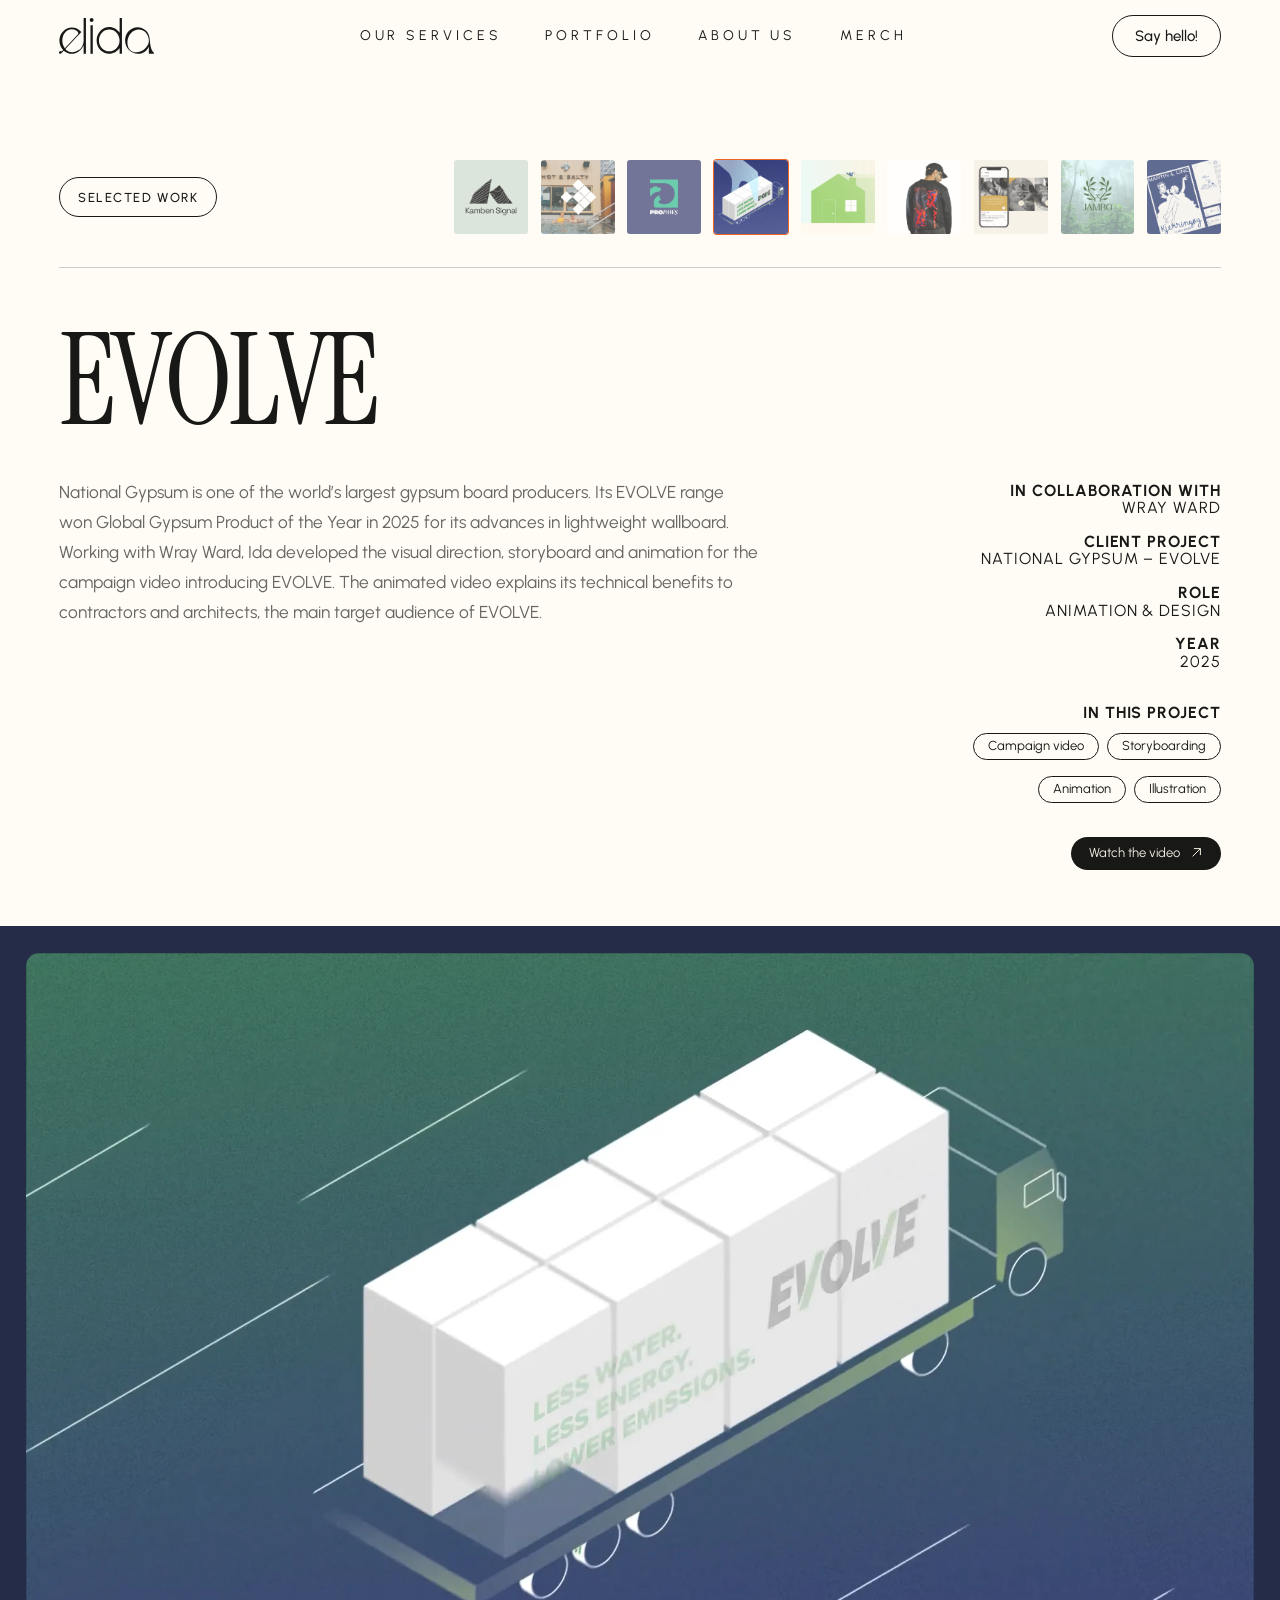
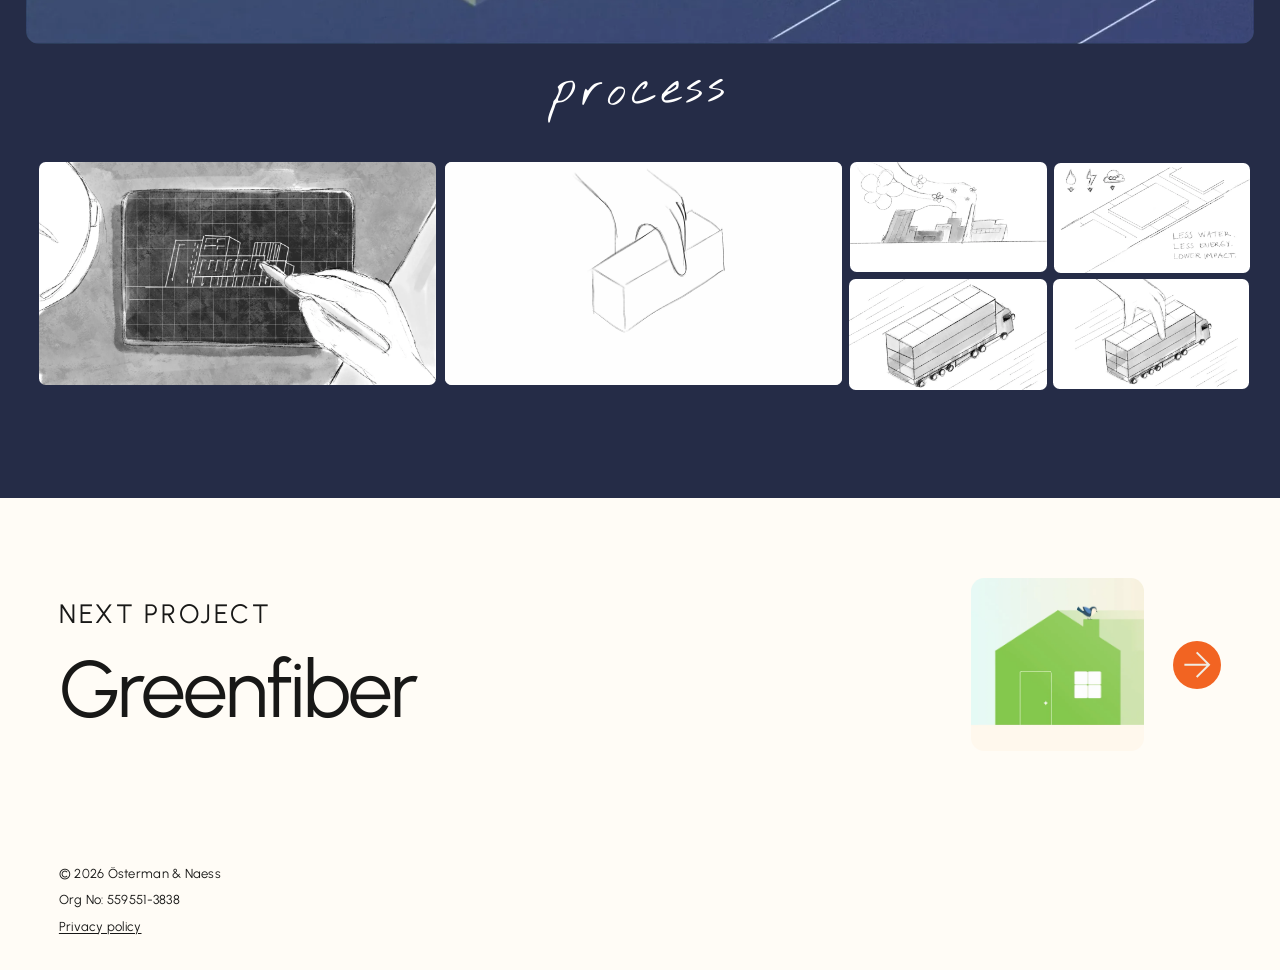
<file: work/evolve.html>
<!DOCTYPE html>
<!--
  © 2026 Österman & Næss (Elida). All rights reserved.
  Design, code, copy, illustrations, photography and 3D content on this site are protected by copyright.
  No part may be copied, reproduced or reused without written permission. See /LICENSE.
-->
<html lang="en">
<head>
<meta charset="utf-8">
<meta name="viewport" content="width=device-width, initial-scale=1">
<title>EVOLVE — Elida</title>
<meta name="copyright" content="© 2026 Österman & Næss (Elida). All rights reserved.">
<meta name="description" content="Visual direction, storyboard and animation for National Gypsum’s EVOLVE campaign video, created by Ida Österman in collaboration with Wray Ward.">
<link rel="canonical" href="https://helloelida.com/work/evolve">
<meta property="og:title" content="National Gypsum – EVOLVE — Elida">
<meta property="og:description" content="Visual direction, storyboard and animation for National Gypsum’s EVOLVE campaign video, created by Ida Österman in collaboration with Wray Ward.">
<meta property="og:type" content="article">
<meta property="og:url" content="https://helloelida.com/work/evolve">
<meta property="og:image" content="https://helloelida.com/assets/og-card.jpg">
<meta property="og:site_name" content="Elida">
<meta name="twitter:card" content="summary_large_image">
<link rel="icon" type="image/png" sizes="32x32" href="../assets/favicon-32.png">
<link rel="icon" type="image/png" sizes="192x192" href="../assets/favicon-192.png">
<link rel="apple-touch-icon" sizes="180x180" href="../assets/apple-touch-icon.png">
<link rel="stylesheet" href="../assets/fonts/fonts.css">
<link rel="stylesheet" href="../assets/site.css?v=20261123p">
<script>document.documentElement.className += " js";</script>
</head>
<body class="case">
<header class="nav" data-nav>
  <a class="nav-logo" href="../" aria-label="Elida — home"><svg class="logo" viewBox="0 0 1941.08 731.659" fill="currentColor" aria-hidden="true" focusable="false">
  <path d="M 690.145 148.308 L 642.807 148.308 L 642.807 731.49 L 690.145 731.49 L 690.145 148.308 Z" fill="currentColor" fill-rule="nonzero"></path>
  <path d="M 1238.158 302.131 C 1191.491 231.252 1113.936 184.793 1026.322 184.793 C 883.993 184.793 768.173 307.349 768.173 457.955 C 768.173 608.561 883.993 731.117 1026.322 731.117 C 1113.975 731.117 1191.491 684.616 1238.158 613.779 L 1238.158 731.492 L 1285.496 731.492 L 1285.496 0 L 1238.158 0 L 1238.158 302.131 Z M 1026.282 681.026 C 910.029 681.026 815.472 580.97 815.472 457.955 C 815.472 334.94 910.029 234.884 1026.282 234.884 C 1142.536 234.884 1237.093 334.94 1237.093 457.955 C 1237.093 580.97 1142.536 681.026 1026.282 681.026 Z" fill="currentColor" fill-rule="nonzero"></path>
  <path d="M 502.766 475.278 C 502.49 476.614 502.293 477.95 502.174 479.244 C 499.729 504.205 494.364 528.416 485.251 551.75 C 476.967 572.997 465.567 592.783 451.602 610.356 C 437.677 627.888 421.227 643.166 403.12 655.688 C 384.501 668.587 364.145 678.605 342.922 685.618 C 320.634 693.006 297.439 697.097 274.125 698.057 C 270.496 698.224 266.866 698.266 263.277 698.266 C 216.965 698.266 167.852 673.596 130.494 631.394 L 457.401 285.851 L 450.971 278.713 C 402.765 223.363 334.362 191.597 263.237 191.597 C 122.486 191.597 8.008 312.733 8.008 461.628 C 8.008 537.14 37.476 605.514 84.853 654.603 C 84.853 654.603 79.567 661.115 69.981 670.173 C 51.519 684.825 28.127 679.565 28.127 679.565 C 27.022 679.44 25.917 679.315 24.734 679.315 C 11.085 679.315 0 691.044 0 705.487 C 0 719.93 11.085 731.659 24.734 731.659 C 27.377 731.659 29.941 731.2 32.308 730.407 C 32.624 730.324 32.9 730.157 33.215 730.073 C 33.768 729.864 34.32 729.656 34.833 729.405 C 36.726 728.529 38.541 727.36 40.198 725.941 C 40.434 725.732 40.671 725.523 40.908 725.273 C 41.263 724.939 41.657 724.647 41.973 724.313 L 97.161 666.541 C 141.816 707.115 199.844 731.659 263.198 731.659 C 354.56 731.659 461.346 661.866 502.727 555.048 L 502.727 731.451 L 550.064 731.451 L 550.064 0 L 502.727 0 L 502.727 475.278 L 502.766 475.278 Z M 68.009 461.628 C 68.009 322.459 157.516 229.374 263.198 229.332 C 309.352 229.332 341.621 245.528 373.061 268.612 C 396.611 285.893 399.57 321.541 379.294 342.997 L 119.449 618.037 C 88.561 577.505 68.009 523.741 68.009 461.67 L 68.009 461.628 Z" fill="currentColor" fill-rule="nonzero"></path>
  <path d="M 666.476 0 C 645.331 0 628.211 18.116 628.211 40.49 C 628.211 62.864 645.331 80.98 666.476 80.98 C 687.62 80.98 704.74 62.864 704.74 40.49 C 704.74 18.116 687.62 0 666.476 0 Z" fill="currentColor" fill-rule="nonzero"></path>
  <path d="M 1936.861 708.741 C 1902.581 676.85 1866.249 624.672 1853.626 442.926 C 1848.458 368.708 1826.052 310.143 1785.657 267.566 C 1685.971 162.501 1524.234 162.292 1424.746 267.566 C 1374.292 320.955 1349.439 391.374 1350.149 461.501 L 1350.859 479.158 C 1355.317 541.271 1381.511 600.42 1424.746 649.425 C 1491.453 725.062 1666.286 781.623 1782.895 663.617 C 1812.678 633.479 1823.566 611.481 1834.651 584.557 L 1834.651 731.449 L 1928.814 731.449 C 1940.135 731.449 1945.382 716.63 1936.861 708.741 Z M 1832.876 496.523 C 1826.682 542.815 1795.321 585.267 1752.481 628.763 C 1678.436 703.941 1519.54 741.467 1439.223 638.656 C 1381.037 564.187 1377.724 411.16 1467.113 312.481 C 1558.12 212.049 1687.51 215.681 1765.42 291.276 C 1824.789 348.839 1842.067 427.69 1832.876 496.565 L 1832.876 496.523 Z" fill="currentColor" fill-rule="nonzero"></path></svg></a>
  <nav class="nav-links" aria-label="Main"><a href="../#services">Our services</a><a href="../#work">Portfolio</a><a href="../#studio">About us</a><a href="/merch/">Merch</a></nav>
  <a class="pill pill-light nav-cta" href="mailto:contact@helloelida.com" data-magnet>Say hello!</a>
  <button class="nav-burger" type="button" aria-label="Menu" aria-expanded="false" data-burger><span></span><span></span></button>
</header>
<div class="menu" data-menu><a href="../#services">Our services</a><a href="../#work">Portfolio</a><a href="../#studio">About us</a><a href="/merch/">Merch</a><a class="menu-mail" href="mailto:contact@helloelida.com">contact@helloelida.com</a></div>
<main class="case">
<section class="case-head" data-theme="light">
  <div class="wrap">
    <div class="case-top">
      <a class="pill pill-dark pill-label" href="../#work" data-reveal data-magnet>Selected work</a>
      <nav class="case-thumbs" aria-label="All projects" data-reveal style="--i:1">
      <a class="ct" href="kamben-signal"><img src="../assets/09-kamben.webp" alt="Kamben Signal"></a>
      <a class="ct" href="hot-salty"><img src="../assets/03-hotsalty.webp" alt="Ramsalt Hot &amp; Salty"></a>
      <a class="ct" href="propaws"><img src="../assets/01-propaws.webp" alt="ProPAWS"></a>
      <span class="ct is-current" aria-current="page"><img src="../assets/07-evolve.webp" alt="National Gypsum (this project)"></span>
      <a class="ct" href="why-cellulose"><img src="../assets/08-greenfiber.webp" alt="Greenfiber"></a>
      <a class="ct" href="catch-the-fox"><img src="../assets/06-ctf.webp" alt="Catch the Fox"></a>
      <a class="ct" href="min-fodsel"><img src="../assets/05-minfodsel.webp" alt="Min fødsel"></a>
      <a class="ct" href="jambo"><img src="../assets/02-jambo.webp" alt="Jambo Travelhouse"></a>
      <a class="ct" href="wedding"><img src="../assets/04-wedding.webp" alt="Wedding design"></a>
    </nav>
    </div>
    <h1 class="case-h1" data-lines><span class="ln"><span class="ln-in">EVOLVE</span></span></h1>
    <div class="case-intro" data-reveal style="--i:1">
      <p class="case-p">National Gypsum is one of the world’s largest gypsum board producers. Its EVOLVE range won Global Gypsum Product of the Year in 2025 for its advances in lightweight wallboard. Working with Wray Ward, Ida developed the visual direction, storyboard and animation for the campaign video introducing EVOLVE. The animated video explains its technical benefits to contractors and architects, the main target audience of EVOLVE.</p>
      <div class="case-right"><dl class="case-credits"><div><dt>In collaboration with</dt><dd>Wray Ward</dd></div><div><dt>Client project</dt><dd>National Gypsum – EVOLVE</dd></div><div><dt>Role</dt><dd>Animation &amp; design</dd></div><div><dt>Year</dt><dd>2025</dd></div></dl><div class="case-deliv"><p class="case-deliv-h">In this project</p><ul class="case-tags"><li class="case-tag">Campaign video</li><li class="case-tag">Storyboarding</li><li class="case-br" aria-hidden="true"></li><li class="case-tag">Animation</li><li class="case-tag">Illustration</li></ul></div><div class="case-visit"><a class="case-visit-a" href="https://www.youtube.com/watch?v=7JJKw4HbOQo" target="_blank" rel="noopener">Watch the video <svg viewBox="0 0 40 40" fill="none" stroke="currentColor" stroke-width="1" aria-hidden="true"><path vector-effect="non-scaling-stroke" d="M8 32 32 8M12 8h20v20"></path></svg></a></div></div>
    </div>
  </div>
</section>
<section class="case-tint" style="--proj-bg:#252C47">
  <div class="case-cover-sec" data-theme="dark">
    <figure class="case-cover video clip-in" data-clip style="--car:16 / 9;--cbg:#2A4656"><video src="../assets/work/evolve.mp4" poster="../assets/work/evolve-poster.webp" autoplay muted loop playsinline preload="auto" aria-label="Evolve campaign film (silent)"></video></figure>
  </div>
  <div class="mock-stage" data-theme="dark" style="--ar:1920 / 682">
    <p class="mock hand-label" data-in style="--l:0;--t:5.54%;--w:100%;--d:0s">process</p>
    <figure class="mock card wide" data-in style="--l:3.07%;--t:26.10%;--w:30.99%;--d:0.1s"><img src="../assets/work/evolve-p1.webp" alt="Storyboard frame"></figure>
    <figure class="mock card wide" data-in style="--l:34.74%;--t:25.95%;--w:31.04%;--d:0.22s"><img src="../assets/work/evolve-p2.gif" alt="Storyboard: a hand lifting a truck"></figure>
    <figure class="mock card" data-in style="--l:66.41%;--t:25.95%;--w:15.36%;--d:0.33999999999999997s"><img src="../assets/work/evolve-p3.webp" alt="Storyboard frame"></figure>
    <figure class="mock card" data-in style="--l:82.34%;--t:26.20%;--w:15.31%;--d:0.45999999999999996s"><img src="../assets/work/evolve-p4.webp" alt="Storyboard frame"></figure>
    <figure class="mock card" data-in style="--l:66.35%;--t:51.76%;--w:15.42%;--d:0.58s"><img src="../assets/work/evolve-p5.webp" alt="Storyboard frame"></figure>
    <figure class="mock card" data-in style="--l:82.29%;--t:51.76%;--w:15.31%;--d:0.7s"><img src="../assets/work/evolve-p6.webp" alt="Storyboard frame"></figure>
  </div>
</section>
<a class="case-next" href="why-cellulose" data-theme="light">
  <span class="case-next-in"><span class="label-lg">Next project</span><span class="case-next-name">Greenfiber</span></span>
  <span class="case-next-end"><img src="../assets/08-greenfiber.webp" alt=""><span class="circ circ-orange"><svg viewBox="0 0 40 40" fill="none" stroke="currentColor" stroke-width="2" aria-hidden="true"><path vector-effect="non-scaling-stroke" d="M2 20h36M20 2l18 18-18 18"></path></svg></span></span>
</a>
</main>
<footer class="foot" data-theme="light"><div class="wrap"><p>© 2026 Österman &amp; Naess</p><p>Org No: 559551-3838</p><p><a class="foot-link" href="/privacy">Privacy policy</a></p></div></footer>
<script src="../assets/site.js?v=20261026"></script>
</body>
</html>
</file>
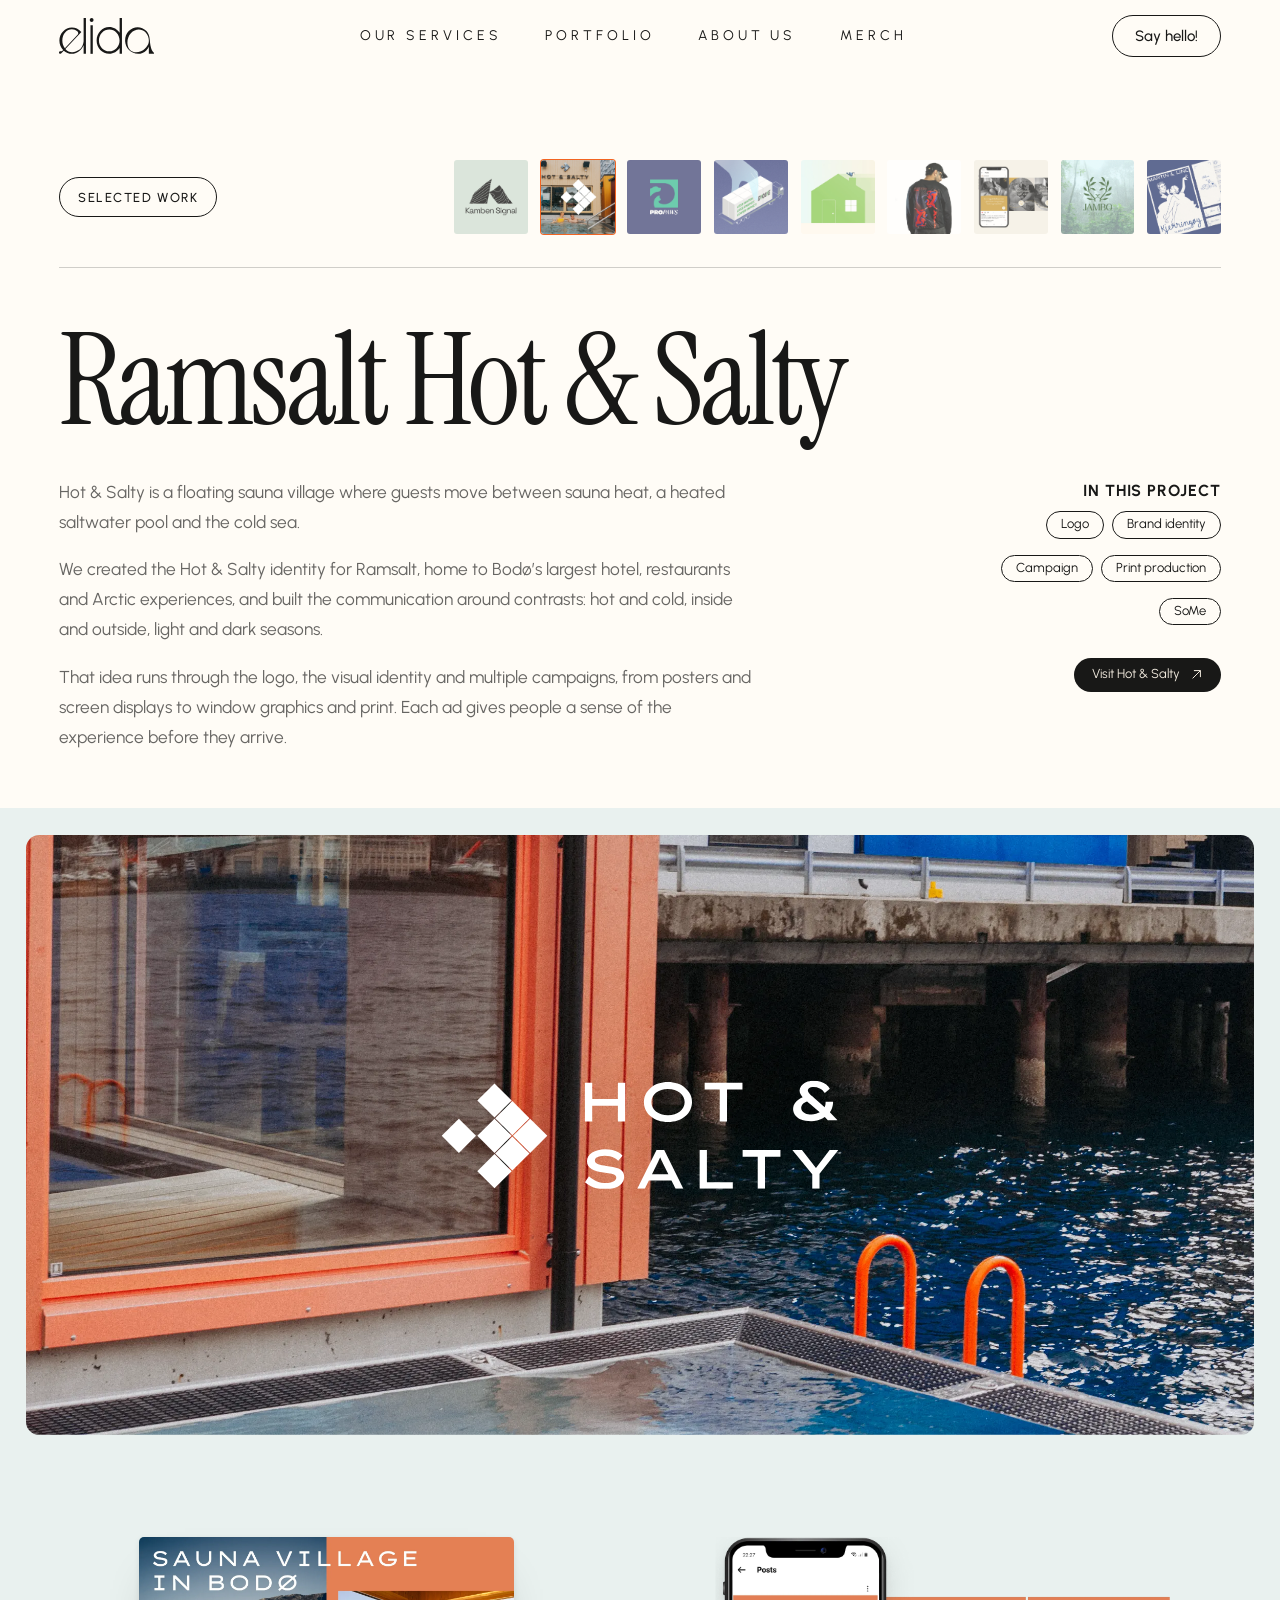
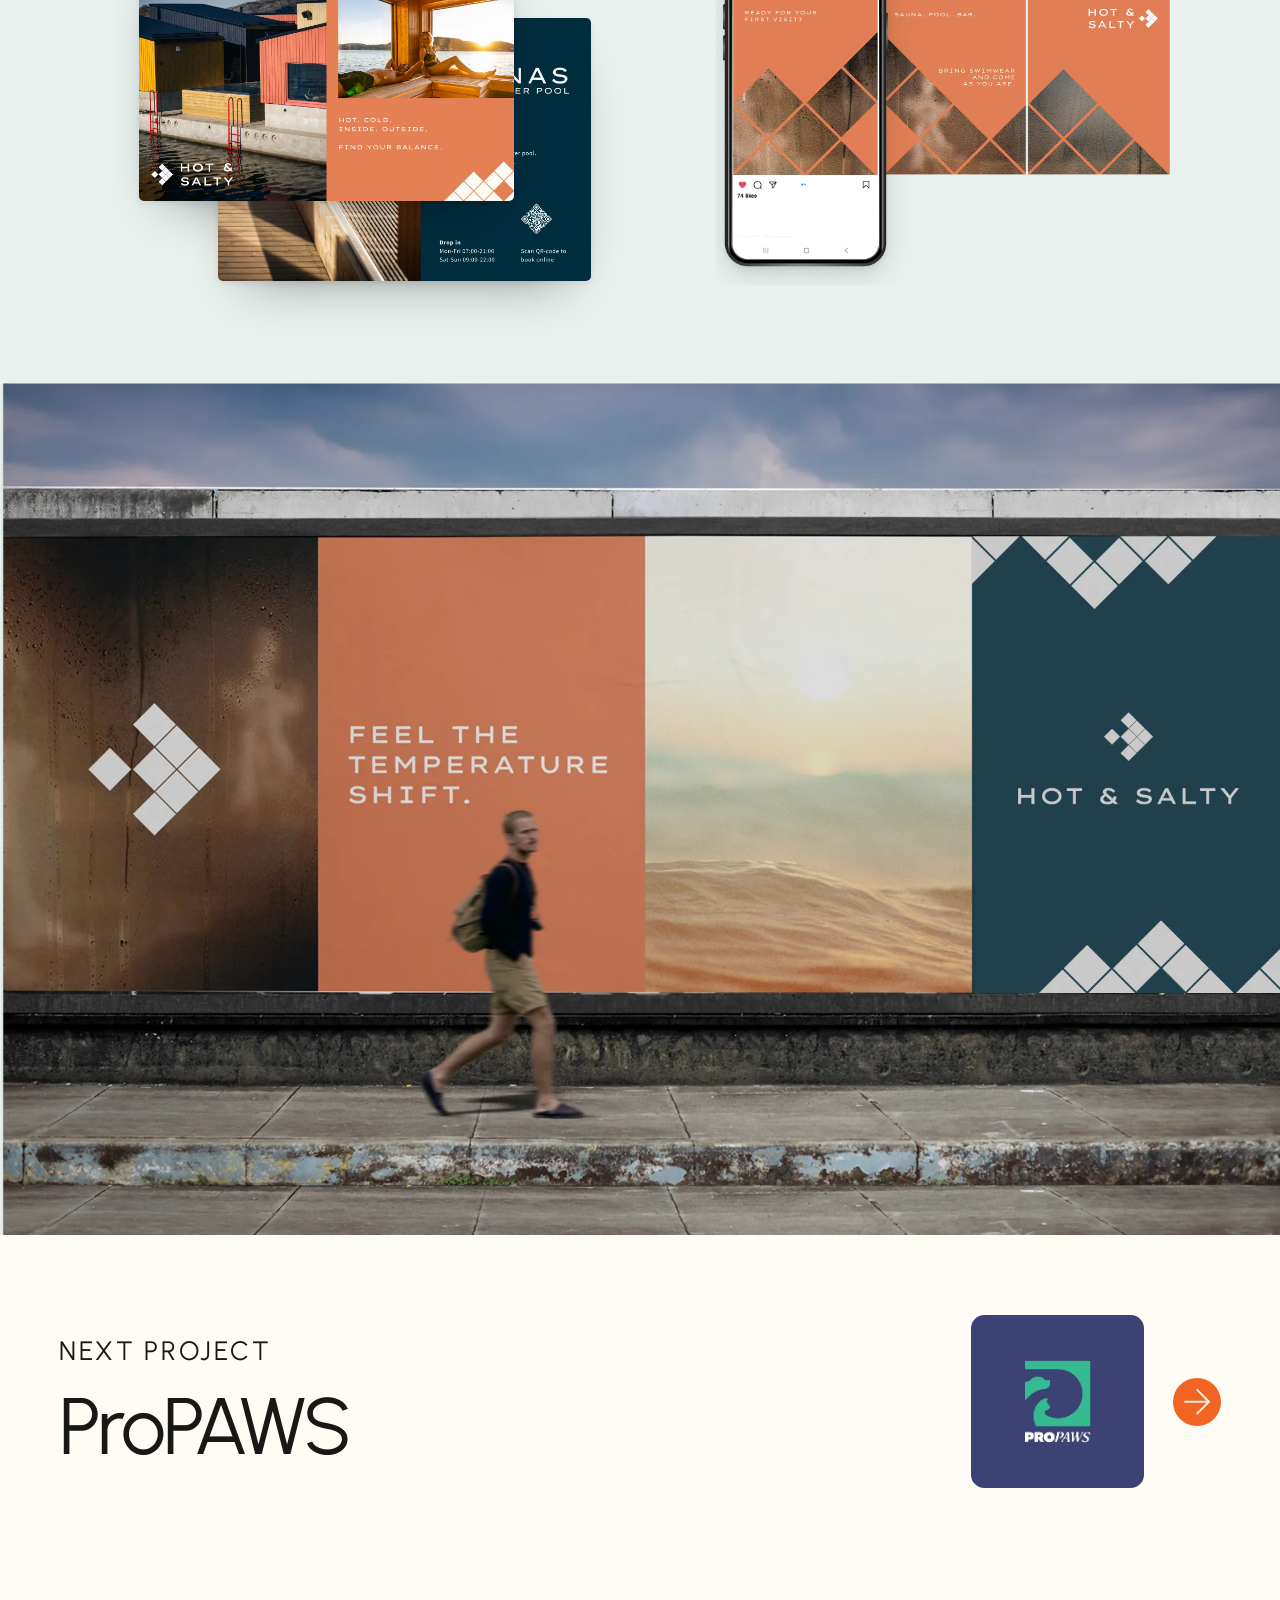
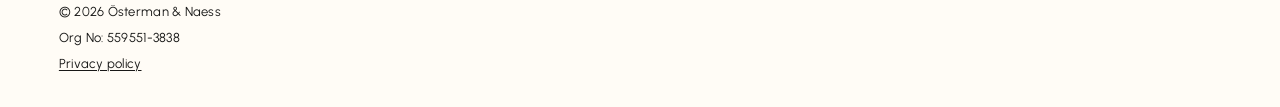
<file: work/hot-salty.html>
<!DOCTYPE html>
<!--
  © 2026 Österman & Næss (Elida). All rights reserved.
  Design, code, copy, illustrations, photography and 3D content on this site are protected by copyright.
  No part may be copied, reproduced or reused without written permission. See /LICENSE.
-->
<html lang="en">
<head>
<meta charset="utf-8">
<meta name="viewport" content="width=device-width, initial-scale=1">
<title>Hot & Salty — Elida</title>
<meta name="copyright" content="© 2026 Österman & Næss (Elida). All rights reserved.">
<meta name="description" content="Identity and campaigns for Hot & Salty, Ramsalt’s floating sauna village in Bodø. Logo, visual identity, posters, screen displays and print by Elida.">
<link rel="canonical" href="https://helloelida.com/work/hot-salty">
<meta property="og:title" content="Ramsalt Hot &amp; Salty — Elida">
<meta property="og:description" content="Identity and campaigns for Hot & Salty, Ramsalt’s floating sauna village in Bodø. Logo, visual identity, posters, screen displays and print by Elida.">
<meta property="og:type" content="article">
<meta property="og:url" content="https://helloelida.com/work/hot-salty">
<meta property="og:image" content="https://helloelida.com/assets/og-card.jpg">
<meta property="og:site_name" content="Elida">
<meta name="twitter:card" content="summary_large_image">
<link rel="icon" type="image/png" sizes="32x32" href="../assets/favicon-32.png">
<link rel="icon" type="image/png" sizes="192x192" href="../assets/favicon-192.png">
<link rel="apple-touch-icon" sizes="180x180" href="../assets/apple-touch-icon.png">
<link rel="stylesheet" href="../assets/fonts/fonts.css">
<link rel="stylesheet" href="../assets/site.css?v=20261123p">
<script>document.documentElement.className += " js";</script>
</head>
<body class="case">
<header class="nav" data-nav>
  <a class="nav-logo" href="../" aria-label="Elida — home"><svg class="logo" viewBox="0 0 1941.08 731.659" fill="currentColor" aria-hidden="true" focusable="false">
  <path d="M 690.145 148.308 L 642.807 148.308 L 642.807 731.49 L 690.145 731.49 L 690.145 148.308 Z" fill="currentColor" fill-rule="nonzero"></path>
  <path d="M 1238.158 302.131 C 1191.491 231.252 1113.936 184.793 1026.322 184.793 C 883.993 184.793 768.173 307.349 768.173 457.955 C 768.173 608.561 883.993 731.117 1026.322 731.117 C 1113.975 731.117 1191.491 684.616 1238.158 613.779 L 1238.158 731.492 L 1285.496 731.492 L 1285.496 0 L 1238.158 0 L 1238.158 302.131 Z M 1026.282 681.026 C 910.029 681.026 815.472 580.97 815.472 457.955 C 815.472 334.94 910.029 234.884 1026.282 234.884 C 1142.536 234.884 1237.093 334.94 1237.093 457.955 C 1237.093 580.97 1142.536 681.026 1026.282 681.026 Z" fill="currentColor" fill-rule="nonzero"></path>
  <path d="M 502.766 475.278 C 502.49 476.614 502.293 477.95 502.174 479.244 C 499.729 504.205 494.364 528.416 485.251 551.75 C 476.967 572.997 465.567 592.783 451.602 610.356 C 437.677 627.888 421.227 643.166 403.12 655.688 C 384.501 668.587 364.145 678.605 342.922 685.618 C 320.634 693.006 297.439 697.097 274.125 698.057 C 270.496 698.224 266.866 698.266 263.277 698.266 C 216.965 698.266 167.852 673.596 130.494 631.394 L 457.401 285.851 L 450.971 278.713 C 402.765 223.363 334.362 191.597 263.237 191.597 C 122.486 191.597 8.008 312.733 8.008 461.628 C 8.008 537.14 37.476 605.514 84.853 654.603 C 84.853 654.603 79.567 661.115 69.981 670.173 C 51.519 684.825 28.127 679.565 28.127 679.565 C 27.022 679.44 25.917 679.315 24.734 679.315 C 11.085 679.315 0 691.044 0 705.487 C 0 719.93 11.085 731.659 24.734 731.659 C 27.377 731.659 29.941 731.2 32.308 730.407 C 32.624 730.324 32.9 730.157 33.215 730.073 C 33.768 729.864 34.32 729.656 34.833 729.405 C 36.726 728.529 38.541 727.36 40.198 725.941 C 40.434 725.732 40.671 725.523 40.908 725.273 C 41.263 724.939 41.657 724.647 41.973 724.313 L 97.161 666.541 C 141.816 707.115 199.844 731.659 263.198 731.659 C 354.56 731.659 461.346 661.866 502.727 555.048 L 502.727 731.451 L 550.064 731.451 L 550.064 0 L 502.727 0 L 502.727 475.278 L 502.766 475.278 Z M 68.009 461.628 C 68.009 322.459 157.516 229.374 263.198 229.332 C 309.352 229.332 341.621 245.528 373.061 268.612 C 396.611 285.893 399.57 321.541 379.294 342.997 L 119.449 618.037 C 88.561 577.505 68.009 523.741 68.009 461.67 L 68.009 461.628 Z" fill="currentColor" fill-rule="nonzero"></path>
  <path d="M 666.476 0 C 645.331 0 628.211 18.116 628.211 40.49 C 628.211 62.864 645.331 80.98 666.476 80.98 C 687.62 80.98 704.74 62.864 704.74 40.49 C 704.74 18.116 687.62 0 666.476 0 Z" fill="currentColor" fill-rule="nonzero"></path>
  <path d="M 1936.861 708.741 C 1902.581 676.85 1866.249 624.672 1853.626 442.926 C 1848.458 368.708 1826.052 310.143 1785.657 267.566 C 1685.971 162.501 1524.234 162.292 1424.746 267.566 C 1374.292 320.955 1349.439 391.374 1350.149 461.501 L 1350.859 479.158 C 1355.317 541.271 1381.511 600.42 1424.746 649.425 C 1491.453 725.062 1666.286 781.623 1782.895 663.617 C 1812.678 633.479 1823.566 611.481 1834.651 584.557 L 1834.651 731.449 L 1928.814 731.449 C 1940.135 731.449 1945.382 716.63 1936.861 708.741 Z M 1832.876 496.523 C 1826.682 542.815 1795.321 585.267 1752.481 628.763 C 1678.436 703.941 1519.54 741.467 1439.223 638.656 C 1381.037 564.187 1377.724 411.16 1467.113 312.481 C 1558.12 212.049 1687.51 215.681 1765.42 291.276 C 1824.789 348.839 1842.067 427.69 1832.876 496.565 L 1832.876 496.523 Z" fill="currentColor" fill-rule="nonzero"></path></svg></a>
  <nav class="nav-links" aria-label="Main"><a href="../#services">Our services</a><a href="../#work">Portfolio</a><a href="../#studio">About us</a><a href="/merch/">Merch</a></nav>
  <a class="pill pill-light nav-cta" href="mailto:contact@helloelida.com" data-magnet>Say hello!</a>
  <button class="nav-burger" type="button" aria-label="Menu" aria-expanded="false" data-burger><span></span><span></span></button>
</header>
<div class="menu" data-menu><a href="../#services">Our services</a><a href="../#work">Portfolio</a><a href="../#studio">About us</a><a href="/merch/">Merch</a><a class="menu-mail" href="mailto:contact@helloelida.com">contact@helloelida.com</a></div>
<main class="case">
<section class="case-head" data-theme="light">
  <div class="wrap">
    <div class="case-top">
      <a class="pill pill-dark pill-label" href="../#work" data-reveal data-magnet>Selected work</a>
      <nav class="case-thumbs" aria-label="All projects" data-reveal style="--i:1">
      <a class="ct" href="kamben-signal"><img src="../assets/09-kamben.webp" alt="Kamben Signal"></a>
      <span class="ct is-current" aria-current="page"><img src="../assets/03-hotsalty.webp" alt="Ramsalt Hot &amp; Salty (this project)"></span>
      <a class="ct" href="propaws"><img src="../assets/01-propaws.webp" alt="ProPAWS"></a>
      <a class="ct" href="evolve"><img src="../assets/07-evolve.webp" alt="National Gypsum"></a>
      <a class="ct" href="why-cellulose"><img src="../assets/08-greenfiber.webp" alt="Greenfiber"></a>
      <a class="ct" href="catch-the-fox"><img src="../assets/06-ctf.webp" alt="Catch the Fox"></a>
      <a class="ct" href="min-fodsel"><img src="../assets/05-minfodsel.webp" alt="Min fødsel"></a>
      <a class="ct" href="jambo"><img src="../assets/02-jambo.webp" alt="Jambo Travelhouse"></a>
      <a class="ct" href="wedding"><img src="../assets/04-wedding.webp" alt="Wedding design"></a>
    </nav>
    </div>
    <h1 class="case-h1" data-lines><span class="ln"><span class="ln-in">Ramsalt Hot &amp; Salty</span></span></h1>
    <div class="case-intro" data-reveal style="--i:1">
      <div class="case-p"><p>Hot &amp; Salty is a floating sauna village where guests move between sauna heat, a heated saltwater pool and the cold sea.</p><p>We created the Hot &amp; Salty identity for Ramsalt, home to Bodø’s largest hotel, restaurants and Arctic experiences, and built the communication around contrasts: hot and cold, inside and outside, light and dark seasons.</p><p>That idea runs through the logo, the visual identity and multiple campaigns, from posters and screen displays to window graphics and print. Each ad gives people a sense of the experience before they arrive.</p></div>
      <div class="case-right"><div class="case-deliv"><p class="case-deliv-h">In this project</p><ul class="case-tags"><li class="case-tag">Logo</li><li class="case-tag">Brand identity</li><li class="case-br" aria-hidden="true"></li><li class="case-tag">Campaign</li><li class="case-tag">Print production</li><li class="case-br" aria-hidden="true"></li><li class="case-tag">SoMe</li></ul></div><div class="case-visit"><a class="case-visit-a" href="https://www.ramsalt.no/hot-and-salty" target="_blank" rel="noopener">Visit Hot &amp; Salty <svg viewBox="0 0 40 40" fill="none" stroke="currentColor" stroke-width="1" aria-hidden="true"><path vector-effect="non-scaling-stroke" d="M8 32 32 8M12 8h20v20"></path></svg></a></div></div>
    </div>
  </div>
</section>
<section class="case-tint" style="--proj-bg:#E9F1EF">
  <div class="case-cover-sec" data-theme="light">
    <figure class="case-cover clip-in" data-clip style="--pos:50% 50%;--lw:32.3%">
      <img src="../assets/work/hotsalty-cover.webp?v=3" alt="Floating sauna with an orange facade beside a harbour pool">
      <span class="tint"></span>
      <span class="cover-logo"><svg aria-hidden="true" focusable="false" viewBox="0 0 595 163.04"><g transform="translate(526.026 103.982)"><path d="M 68.973 0 L 55.879 0 L 35.425 26.923 L 14.424 0 L 0 0 L 29.868 36.567 L 29.868 58.258 L 40.775 58.258 L 40.775 35.834 L 68.973 0 Z" fill="rgb(255,255,255)" fill-rule="nonzero"></path></g><g transform="translate(451.453 103.982)"><path d="M 0 9.995 L 22.656 9.995 L 22.656 58.258 L 33.563 58.258 L 33.563 9.995 L 56.721 9.995 L 56.721 0 L 0 0 L 0 9.995 Z" fill="rgb(255,255,255)" fill-rule="nonzero"></path></g><g transform="translate(386.977 103.982)"><path d="M 10.907 0 L 0 0 L 0 58.258 L 49.76 58.258 L 49.76 48.263 L 10.907 48.263 L 10.907 0 Z" fill="rgb(255,255,255)" fill-rule="nonzero"></path></g><g transform="translate(293.396 103.982)"><path d="M 28.863 0 L 0 58.243 L 11.247 58.243 L 17.439 45.756 L 51.297 45.756 L 57.475 58.243 L 69.136 58.243 L 40.435 0 L 28.863 0 Z M 22.109 36.362 L 30.045 20.387 C 30.548 19.273 31.05 18.218 31.553 17.221 C 32.055 16.166 32.558 15.11 33.06 14.055 C 33.519 13.088 33.962 12.077 34.376 11.065 C 34.775 12.003 35.174 12.956 35.573 13.894 C 36.016 14.891 36.489 15.917 37.006 16.972 C 37.509 17.968 38.041 19.024 38.602 20.138 L 46.642 36.362 L 22.109 36.362 Z" fill="rgb(255,255,255)" fill-rule="nonzero"></path></g><g transform="translate(214.906 102.994)"><path d="M 50.514 28.858 C 48.002 27.744 45.149 26.923 41.957 26.366 C 38.765 25.751 35.499 25.252 32.144 24.871 C 29.794 24.593 27.563 24.285 25.434 23.963 C 23.365 23.582 21.548 23.069 19.981 22.468 C 18.414 21.852 17.158 21.076 16.198 20.138 C 15.296 19.2 14.853 18.056 14.853 16.723 C 14.853 15.11 15.503 13.777 16.789 12.736 C 18.134 11.681 19.922 10.875 22.154 10.318 C 24.444 9.761 27.016 9.483 29.868 9.483 C 32.499 9.483 35.041 9.79 37.509 10.391 C 39.977 10.948 42.268 11.813 44.396 12.971 C 46.524 14.143 48.401 15.579 50.012 17.294 L 56.381 9.556 C 54.697 7.563 52.583 5.862 50.012 4.485 C 47.44 3.048 44.499 1.935 41.203 1.158 C 37.908 0.381 34.243 0 30.208 0 C 26.41 0 22.848 0.41 19.552 1.246 C 16.301 2.023 13.419 3.166 10.907 4.661 C 8.439 6.156 6.517 8.017 5.113 10.23 C 3.769 12.399 3.104 14.891 3.104 17.719 C 3.104 20.328 3.695 22.629 4.862 24.622 C 6.03 26.572 7.715 28.228 9.902 29.62 C 12.089 31.012 14.72 32.141 17.794 33.035 C 20.927 33.87 24.4 34.501 28.198 34.955 C 29.543 35.072 31.05 35.204 32.735 35.365 C 34.42 35.526 36.09 35.776 37.775 36.113 C 39.46 36.391 40.997 36.772 42.386 37.271 C 43.775 37.769 44.898 38.443 45.741 39.264 C 46.583 40.041 46.997 41.037 46.997 42.254 C 46.997 44.247 46.184 45.859 44.558 47.075 C 42.933 48.292 40.893 49.215 38.44 49.816 C 36.031 50.373 33.548 50.652 30.976 50.652 C 26.498 50.652 22.227 49.845 18.134 48.233 C 14.055 46.562 10.02 43.968 6.045 40.407 L 0 49.318 C 2.512 51.59 5.291 53.539 8.306 55.136 C 11.38 56.748 14.764 57.965 18.459 58.8 C 22.154 59.636 26.173 60.046 30.548 60.046 C 36.149 60.046 41.041 59.269 45.238 57.716 C 49.494 56.162 52.79 53.964 55.14 51.15 C 57.549 48.263 58.746 44.877 58.746 40.993 C 58.746 37.827 57.992 35.307 56.485 33.416 C 55.037 31.481 53.041 29.942 50.529 28.843 L 50.514 28.858 Z" fill="rgb(255,255,255)" fill-rule="nonzero"></path></g><g transform="translate(527.155 0.000)"><path d="M 57.889 42.517 C 59.293 39.352 59.987 35.746 59.987 31.701 L 48.829 31.701 C 48.918 34.794 48.401 37.461 47.352 39.733 L 31.213 25.546 C 30.311 24.71 29.336 23.86 28.272 22.966 C 27.208 22.072 26.233 21.163 25.331 20.225 C 24.429 19.287 23.676 18.335 23.07 17.397 C 22.449 16.4 22.154 15.477 22.154 14.656 C 22.154 13.44 22.567 12.443 23.41 11.666 C 24.311 10.889 25.42 10.333 26.765 9.995 C 28.169 9.658 29.646 9.497 31.213 9.497 C 34.006 9.497 36.918 10.215 39.933 11.666 C 43.007 13.103 45.548 15.418 47.573 18.569 L 55.125 12.003 C 53.78 9.732 51.963 7.709 49.672 5.921 C 47.44 4.148 44.721 2.726 41.529 1.671 C 38.396 0.557 34.789 0 30.711 0 C 26.292 0 22.523 0.777 19.39 2.33 C 16.257 3.884 13.848 5.804 12.178 8.076 C 10.552 10.347 9.739 12.59 9.739 14.817 C 9.739 16.708 10.242 18.569 11.247 20.387 C 12.089 21.852 13.124 23.289 14.336 24.71 C 9.813 26.674 6.384 29.092 4.035 31.95 C 1.345 35.175 0 38.663 0 42.429 C 0 45.595 0.946 48.585 2.852 51.414 C 4.818 54.242 7.803 56.543 11.823 58.317 C 15.858 60.031 20.942 60.896 27.09 60.896 C 29.942 60.896 32.883 60.515 35.898 59.738 C 38.913 59.02 41.854 57.906 44.706 56.411 C 45.711 55.884 46.657 55.298 47.588 54.682 L 52.096 59.577 L 66.697 59.577 L 55.125 47.486 C 56.189 45.962 57.135 44.305 57.889 42.517 Z M 34.39 49.757 C 31.937 50.373 29.661 50.666 27.592 50.666 C 23.794 50.666 20.735 50.197 18.444 49.245 C 16.212 48.307 14.587 47.075 13.582 45.58 C 12.636 44.086 12.148 42.532 12.148 40.92 C 12.148 38.751 12.932 36.758 14.498 34.926 C 15.813 33.387 18.001 32.126 21.016 31.1 C 22.774 32.581 24.429 34.002 25.996 35.336 L 39.918 47.574 C 38.174 48.541 36.326 49.274 34.39 49.743 L 34.39 49.757 Z" fill="rgb(255,255,255)" fill-rule="nonzero"></path></g><g transform="translate(394.487 3.091)"><path d="M 0 9.995 L 22.656 9.995 L 22.656 58.258 L 33.563 58.258 L 33.563 9.995 L 56.721 9.995 L 56.721 0 L 0 0 L 0 9.995 Z" fill="rgb(255,255,255)" fill-rule="nonzero"></path></g><g transform="translate(303.361 2.097)"><path d="M 61.923 8.735 C 58.731 5.965 54.933 3.825 50.514 2.33 C 46.154 0.777 41.337 0 36.075 0 C 30.814 0 25.981 0.777 21.562 2.33 C 17.203 3.825 13.39 5.965 10.153 8.735 C 6.902 11.446 4.389 14.641 2.601 18.305 C 0.872 21.911 0 25.824 0 30.045 C 0 34.266 0.872 38.194 2.601 41.858 C 4.389 45.463 6.902 48.658 10.153 51.428 C 13.404 54.14 17.203 56.279 21.562 57.833 C 25.981 59.328 30.814 60.075 36.075 60.075 C 41.337 60.075 46.14 59.328 50.514 57.833 C 54.933 56.279 58.731 54.14 61.923 51.428 C 65.175 48.658 67.687 45.463 69.475 41.858 C 71.264 38.194 72.165 34.251 72.165 30.045 C 72.165 25.839 71.264 21.926 69.475 18.305 C 67.687 14.641 65.16 11.461 61.923 8.735 Z M 59.248 37.783 C 58.022 40.172 56.278 42.283 54.046 44.1 C 51.815 45.874 49.184 47.266 46.154 48.263 C 43.14 49.259 39.785 49.758 36.09 49.758 C 32.395 49.758 29.1 49.259 26.026 48.263 C 22.952 47.266 20.291 45.874 18.06 44.1 C 15.873 42.268 14.173 40.158 12.946 37.783 C 11.779 35.395 11.188 32.815 11.188 30.045 C 11.188 27.275 11.779 24.696 12.946 22.307 C 14.173 19.918 15.887 17.836 18.06 16.063 C 20.291 14.231 22.952 12.824 26.026 11.813 C 29.1 10.816 32.454 10.318 36.09 10.318 C 39.726 10.318 43.14 10.816 46.154 11.813 C 49.169 12.809 51.8 14.231 54.046 16.063 C 56.278 17.836 58.022 19.918 59.248 22.307 C 60.475 24.696 61.096 27.275 61.096 30.045 C 61.096 32.815 60.475 35.395 59.248 37.783 Z" fill="rgb(255,255,255)" fill-rule="nonzero"></path></g><g transform="translate(214.909 3.091)"><path d="M 49.421 24.476 L 10.907 24.476 L 10.907 0 L 0 0 L 0 58.258 L 10.907 58.258 L 10.907 34.618 L 49.421 34.618 L 49.421 58.258 L 60.327 58.258 L 60.327 0 L 49.421 0 L 49.421 24.476 Z" fill="rgb(255,255,255)" fill-rule="nonzero"></path></g><g transform="translate(53.427 110.202)"><path d="M 25.79 51.151 L 51.58 25.576 L 25.79 0 L 0 25.576 L 25.79 51.151 Z" fill="rgb(255,255,255)" fill-rule="nonzero"></path></g><g transform="translate(0.000 57.220)"><path d="M 25.778 51.128 L 51.556 25.564 L 25.778 0 L 0 25.564 L 25.778 51.128 Z" fill="rgb(255,255,255)" fill-rule="nonzero"></path></g><g transform="translate(80.174 83.727)"><path d="M 25.778 51.128 L 51.556 25.564 L 25.778 0 L 0 25.564 L 25.778 51.128 Z" fill="rgb(255,255,255)" fill-rule="nonzero"></path></g><g transform="translate(53.475 57.220)"><path d="M 25.778 51.128 L 51.556 25.564 L 25.778 0 L 0 25.564 L 25.778 51.128 Z" fill="rgb(255,255,255)" fill-rule="nonzero"></path></g><g transform="translate(106.924 57.220)"><path d="M 25.778 51.128 L 51.556 25.564 L 25.778 0 L 0 25.564 L 25.778 51.128 Z" fill="rgb(255,255,255)" fill-rule="nonzero"></path></g><g transform="translate(80.193 30.704)"><path d="M 25.778 51.128 L 51.556 25.564 L 25.778 0 L 0 25.564 L 25.778 51.128 Z" fill="rgb(255,255,255)" fill-rule="nonzero"></path></g><g transform="translate(53.449 4.186)"><path d="M 25.778 51.128 L 51.556 25.564 L 25.778 0 L 0 25.564 L 25.778 51.128 Z" fill="rgb(255,255,255)" fill-rule="nonzero"></path></g></svg></span>
    </figure>
  </div>
  <div class="mock-stage" data-theme="light" style="--ar:1920 / 823">
    <figure class="mock flyer flyer-under" data-in style="--l:17.03%;--t:33.4%;--w:29.11%;--d:.1s"><img src="../assets/work/hotsalty-flyer-2.webp" alt="Hot &amp; Salty flyer: 3 saunas, heated saltwater pool, bar"></figure>
    <figure class="mock flyer flyer-over" data-in style="--l:10.89%;--t:18.6%;--w:29.27%;--d:.3s"><img src="../assets/work/hotsalty-flyer-1.webp" alt="Hot &amp; Salty flyer: sauna village in Bodø"></figure>
    <figure class="mock igc m-rise" data-in style="--l:55.89%;--t:18.6%;--w:35.5%;--d:.2s"><img src="../assets/work/hotsalty-carousel.webp" alt="Hot &amp; Salty Instagram carousel on a phone"><span class="igc-slide"><img src="../assets/work/hotsalty-carousel.webp" alt="" aria-hidden="true"></span></figure>
  </div>
  <figure class="case-wide clip-in" data-clip data-theme="dark"><img src="../assets/work/hotsalty-billboard.webp" alt="Hot &amp; Salty campaign posters on a street wall"></figure>
</section>
<a class="case-next" href="propaws" data-theme="light">
  <span class="case-next-in"><span class="label-lg">Next project</span><span class="case-next-name">ProPAWS</span></span>
  <span class="case-next-end"><img src="../assets/01-propaws.webp" alt=""><span class="circ circ-orange"><svg viewBox="0 0 40 40" fill="none" stroke="currentColor" stroke-width="2" aria-hidden="true"><path vector-effect="non-scaling-stroke" d="M2 20h36M20 2l18 18-18 18"></path></svg></span></span>
</a>
</main>
<footer class="foot" data-theme="light"><div class="wrap"><p>© 2026 Österman &amp; Naess</p><p>Org No: 559551-3838</p><p><a class="foot-link" href="/privacy">Privacy policy</a></p></div></footer>
<script src="../assets/site.js?v=20261026"></script>
</body>
</html>
</file>
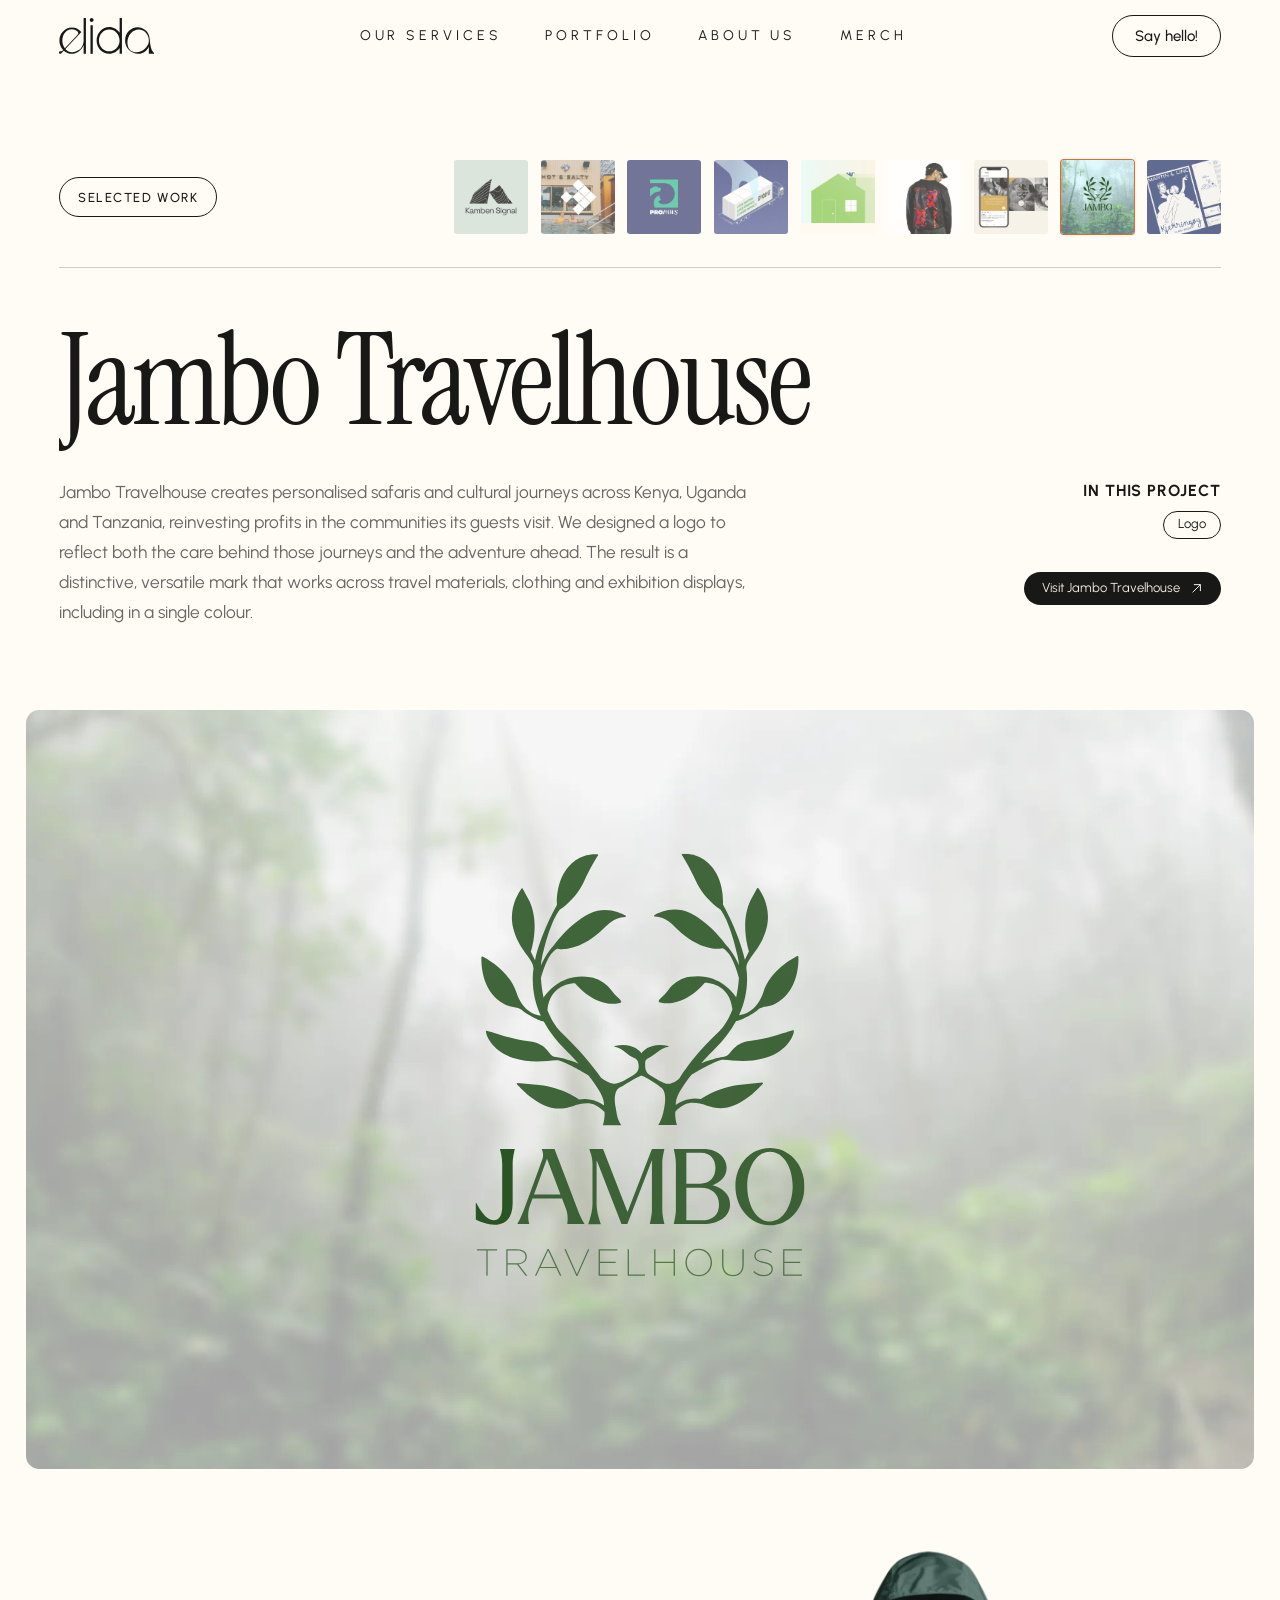
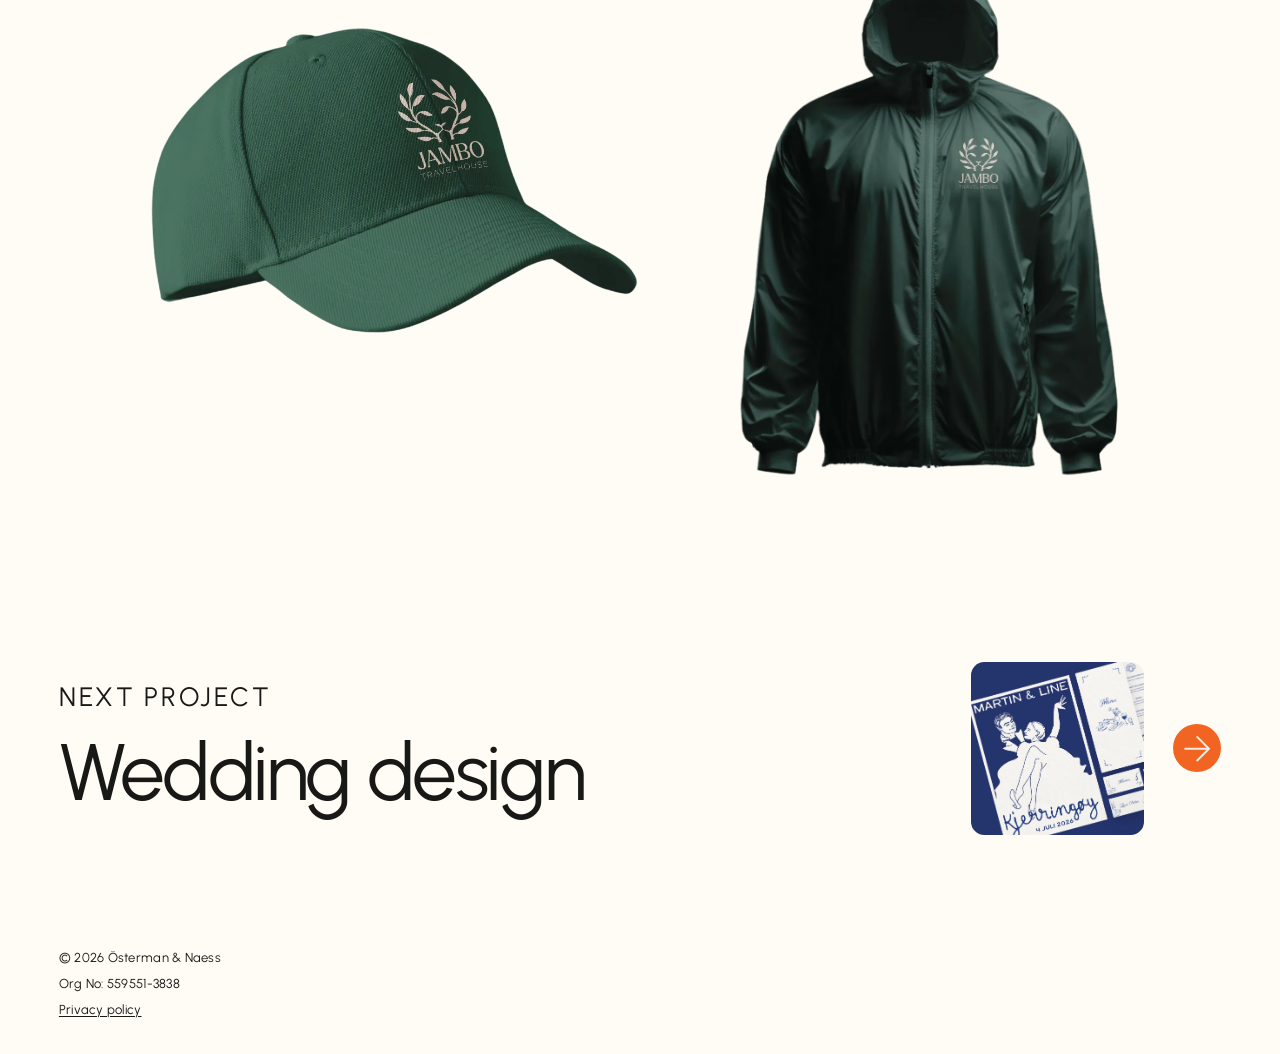
<file: work/jambo.html>
<!DOCTYPE html>
<!--
  © 2026 Österman & Næss (Elida). All rights reserved.
  Design, code, copy, illustrations, photography and 3D content on this site are protected by copyright.
  No part may be copied, reproduced or reused without written permission. See /LICENSE.
-->
<html lang="en">
<head>
<meta charset="utf-8">
<meta name="viewport" content="width=device-width, initial-scale=1">
<title>Jambo Travelhouse — Elida</title>
<meta name="copyright" content="© 2026 Österman & Næss (Elida). All rights reserved.">
<meta name="description" content="Brand identity for Jambo Travelhouse. Logo, visual identity and merchandise by Elida.">
<link rel="canonical" href="https://helloelida.com/work/jambo">
<meta property="og:title" content="Jambo Travelhouse — Elida">
<meta property="og:description" content="Brand identity for Jambo Travelhouse. Logo, visual identity and merchandise by Elida.">
<meta property="og:type" content="article">
<meta property="og:url" content="https://helloelida.com/work/jambo">
<meta property="og:image" content="https://helloelida.com/assets/og-card.jpg">
<meta property="og:site_name" content="Elida">
<meta name="twitter:card" content="summary_large_image">
<link rel="icon" type="image/png" sizes="32x32" href="../assets/favicon-32.png">
<link rel="icon" type="image/png" sizes="192x192" href="../assets/favicon-192.png">
<link rel="apple-touch-icon" sizes="180x180" href="../assets/apple-touch-icon.png">
<link rel="stylesheet" href="../assets/fonts/fonts.css">
<link rel="stylesheet" href="../assets/site.css?v=20261123p">
<script>document.documentElement.className += " js";</script>
</head>
<body class="case">
<header class="nav" data-nav>
  <a class="nav-logo" href="../" aria-label="Elida — home"><svg class="logo" viewBox="0 0 1941.08 731.659" fill="currentColor" aria-hidden="true" focusable="false">
  <path d="M 690.145 148.308 L 642.807 148.308 L 642.807 731.49 L 690.145 731.49 L 690.145 148.308 Z" fill="currentColor" fill-rule="nonzero"></path>
  <path d="M 1238.158 302.131 C 1191.491 231.252 1113.936 184.793 1026.322 184.793 C 883.993 184.793 768.173 307.349 768.173 457.955 C 768.173 608.561 883.993 731.117 1026.322 731.117 C 1113.975 731.117 1191.491 684.616 1238.158 613.779 L 1238.158 731.492 L 1285.496 731.492 L 1285.496 0 L 1238.158 0 L 1238.158 302.131 Z M 1026.282 681.026 C 910.029 681.026 815.472 580.97 815.472 457.955 C 815.472 334.94 910.029 234.884 1026.282 234.884 C 1142.536 234.884 1237.093 334.94 1237.093 457.955 C 1237.093 580.97 1142.536 681.026 1026.282 681.026 Z" fill="currentColor" fill-rule="nonzero"></path>
  <path d="M 502.766 475.278 C 502.49 476.614 502.293 477.95 502.174 479.244 C 499.729 504.205 494.364 528.416 485.251 551.75 C 476.967 572.997 465.567 592.783 451.602 610.356 C 437.677 627.888 421.227 643.166 403.12 655.688 C 384.501 668.587 364.145 678.605 342.922 685.618 C 320.634 693.006 297.439 697.097 274.125 698.057 C 270.496 698.224 266.866 698.266 263.277 698.266 C 216.965 698.266 167.852 673.596 130.494 631.394 L 457.401 285.851 L 450.971 278.713 C 402.765 223.363 334.362 191.597 263.237 191.597 C 122.486 191.597 8.008 312.733 8.008 461.628 C 8.008 537.14 37.476 605.514 84.853 654.603 C 84.853 654.603 79.567 661.115 69.981 670.173 C 51.519 684.825 28.127 679.565 28.127 679.565 C 27.022 679.44 25.917 679.315 24.734 679.315 C 11.085 679.315 0 691.044 0 705.487 C 0 719.93 11.085 731.659 24.734 731.659 C 27.377 731.659 29.941 731.2 32.308 730.407 C 32.624 730.324 32.9 730.157 33.215 730.073 C 33.768 729.864 34.32 729.656 34.833 729.405 C 36.726 728.529 38.541 727.36 40.198 725.941 C 40.434 725.732 40.671 725.523 40.908 725.273 C 41.263 724.939 41.657 724.647 41.973 724.313 L 97.161 666.541 C 141.816 707.115 199.844 731.659 263.198 731.659 C 354.56 731.659 461.346 661.866 502.727 555.048 L 502.727 731.451 L 550.064 731.451 L 550.064 0 L 502.727 0 L 502.727 475.278 L 502.766 475.278 Z M 68.009 461.628 C 68.009 322.459 157.516 229.374 263.198 229.332 C 309.352 229.332 341.621 245.528 373.061 268.612 C 396.611 285.893 399.57 321.541 379.294 342.997 L 119.449 618.037 C 88.561 577.505 68.009 523.741 68.009 461.67 L 68.009 461.628 Z" fill="currentColor" fill-rule="nonzero"></path>
  <path d="M 666.476 0 C 645.331 0 628.211 18.116 628.211 40.49 C 628.211 62.864 645.331 80.98 666.476 80.98 C 687.62 80.98 704.74 62.864 704.74 40.49 C 704.74 18.116 687.62 0 666.476 0 Z" fill="currentColor" fill-rule="nonzero"></path>
  <path d="M 1936.861 708.741 C 1902.581 676.85 1866.249 624.672 1853.626 442.926 C 1848.458 368.708 1826.052 310.143 1785.657 267.566 C 1685.971 162.501 1524.234 162.292 1424.746 267.566 C 1374.292 320.955 1349.439 391.374 1350.149 461.501 L 1350.859 479.158 C 1355.317 541.271 1381.511 600.42 1424.746 649.425 C 1491.453 725.062 1666.286 781.623 1782.895 663.617 C 1812.678 633.479 1823.566 611.481 1834.651 584.557 L 1834.651 731.449 L 1928.814 731.449 C 1940.135 731.449 1945.382 716.63 1936.861 708.741 Z M 1832.876 496.523 C 1826.682 542.815 1795.321 585.267 1752.481 628.763 C 1678.436 703.941 1519.54 741.467 1439.223 638.656 C 1381.037 564.187 1377.724 411.16 1467.113 312.481 C 1558.12 212.049 1687.51 215.681 1765.42 291.276 C 1824.789 348.839 1842.067 427.69 1832.876 496.565 L 1832.876 496.523 Z" fill="currentColor" fill-rule="nonzero"></path></svg></a>
  <nav class="nav-links" aria-label="Main"><a href="../#services">Our services</a><a href="../#work">Portfolio</a><a href="../#studio">About us</a><a href="/merch/">Merch</a></nav>
  <a class="pill pill-light nav-cta" href="mailto:contact@helloelida.com" data-magnet>Say hello!</a>
  <button class="nav-burger" type="button" aria-label="Menu" aria-expanded="false" data-burger><span></span><span></span></button>
</header>
<div class="menu" data-menu><a href="../#services">Our services</a><a href="../#work">Portfolio</a><a href="../#studio">About us</a><a href="/merch/">Merch</a><a class="menu-mail" href="mailto:contact@helloelida.com">contact@helloelida.com</a></div>
<main class="case">
<section class="case-head" data-theme="light">
  <div class="wrap">
    <div class="case-top">
      <a class="pill pill-dark pill-label" href="../#work" data-reveal data-magnet>Selected work</a>
      <nav class="case-thumbs" aria-label="All projects" data-reveal style="--i:1">
      <a class="ct" href="kamben-signal"><img src="../assets/09-kamben.webp" alt="Kamben Signal"></a>
      <a class="ct" href="hot-salty"><img src="../assets/03-hotsalty.webp" alt="Ramsalt Hot &amp; Salty"></a>
      <a class="ct" href="propaws"><img src="../assets/01-propaws.webp" alt="ProPAWS"></a>
      <a class="ct" href="evolve"><img src="../assets/07-evolve.webp" alt="National Gypsum"></a>
      <a class="ct" href="why-cellulose"><img src="../assets/08-greenfiber.webp" alt="Greenfiber"></a>
      <a class="ct" href="catch-the-fox"><img src="../assets/06-ctf.webp" alt="Catch the Fox"></a>
      <a class="ct" href="min-fodsel"><img src="../assets/05-minfodsel.webp" alt="Min fødsel"></a>
      <span class="ct is-current" aria-current="page"><img src="../assets/02-jambo.webp" alt="Jambo Travelhouse (this project)"></span>
      <a class="ct" href="wedding"><img src="../assets/04-wedding.webp" alt="Wedding design"></a>
    </nav>
    </div>
    <h1 class="case-h1" data-lines><span class="ln"><span class="ln-in">Jambo Travelhouse</span></span></h1>
    <div class="case-intro" data-reveal style="--i:1">
      <p class="case-p">Jambo Travelhouse creates personalised safaris and cultural journeys across Kenya, Uganda and Tanzania, reinvesting profits in the communities its guests visit. We designed a logo to reflect both the care behind those journeys and the adventure ahead. The result is a distinctive, versatile mark that works across travel materials, clothing and exhibition displays, including in a single colour.</p>
      <div class="case-right"><div class="case-deliv"><p class="case-deliv-h">In this project</p><ul class="case-tags"><li class="case-tag">Logo</li></ul></div><div class="case-visit"><a class="case-visit-a" href="https://www.jambotravelhouseholidays.com/" target="_blank" rel="noopener">Visit Jambo Travelhouse <svg viewBox="0 0 40 40" fill="none" stroke="currentColor" stroke-width="1" aria-hidden="true"><path vector-effect="non-scaling-stroke" d="M8 32 32 8M12 8h20v20"></path></svg></a></div></div>
    </div>
  </div>
</section>
<section class="case-tint" style="--proj-bg:#FFFCF6">
  <div class="case-cover-sec" data-theme="light">
    <figure class="case-cover clip-in" data-clip style="--car:1844 / 1140;--cbg:#F4F4F2"><img src="../assets/work/jambo-forest.webp" alt="Misty forest"><span class="cover-logo flat" style="--lw:26.79%;--ly:46.8%"><svg viewBox="0 0 494.018 634.408" aria-hidden="true" focusable="false"><g opacity=".72" transform="translate(2.08 593.91)"><path d="M 14.201 1.763 L 0 1.763 L 0 0 L 30.389 0 L 30.389 1.763 L 16.138 1.763 L 16.138 39.812 L 14.201 39.812 L 14.201 1.763 Z" fill="rgb(43,84,36)" fill-rule="nonzero"></path></g><g opacity=".72" transform="translate(46.23 593.91)"><path d="M 0 0 L 16.476 0 C 21.55 0 25.423 1.426 27.876 3.814 C 29.704 5.686 30.786 8.252 30.786 11.204 L 30.786 11.323 C 30.786 18.039 25.602 21.962 18.243 22.586 L 31.531 39.822 L 29.078 39.822 L 16.078 22.814 L 1.937 22.814 L 1.937 39.822 L 0 39.822 L 0 0.01 L 0 0 Z M 15.969 21.04 C 24.182 21.04 28.86 17.058 28.86 11.432 L 28.86 11.323 C 28.86 5.349 24.242 1.763 16.376 1.763 L 1.946 1.763 L 1.946 21.04 L 15.969 21.04 Z" fill="rgb(43,84,36)" fill-rule="nonzero"></path></g><g opacity=".72" transform="translate(89.29 593.63)"><path d="M 18.928 0 L 20.756 0 L 39.684 40.099 L 37.579 40.099 L 32.157 28.5 L 7.468 28.5 L 1.996 40.099 L 0 40.099 L 18.928 0 Z M 31.303 26.736 L 19.783 2.278 L 8.322 26.736 L 31.303 26.736 Z" fill="rgb(43,84,36)" fill-rule="nonzero"></path></g><g opacity=".72" transform="translate(133.53 593.91)"><path d="M 0 0 L 2.105 0 L 18.76 37.653 L 35.414 0 L 37.41 0 L 19.504 40.099 L 17.906 40.099 L 0 0 Z" fill="rgb(43,84,36)" fill-rule="nonzero"></path></g><g opacity=".72" transform="translate(184.85 593.91)"><path d="M 0 0 L 28.115 0 L 28.115 1.763 L 1.937 1.763 L 1.937 18.881 L 25.602 18.881 L 25.602 20.644 L 1.937 20.644 L 1.937 38.049 L 28.393 38.049 L 28.393 39.812 L 0 39.812 L 0 0 Z" fill="rgb(43,84,36)" fill-rule="nonzero"></path></g><g opacity=".72" transform="translate(228.48 593.91)"><path d="M 0 0 L 1.937 0 L 1.937 38.049 L 25.999 38.049 L 25.999 39.812 L 0 39.812 L 0 0 Z" fill="rgb(43,84,36)" fill-rule="nonzero"></path></g><g opacity=".72" transform="translate(268.28 593.91)"><path d="M 0 0 L 1.937 0 L 1.937 18.881 L 29.247 18.881 L 29.247 0 L 31.183 0 L 31.183 39.812 L 29.247 39.812 L 29.247 20.644 L 1.937 20.644 L 1.937 39.812 L 0 39.812 L 0 0 Z" fill="rgb(43,84,36)" fill-rule="nonzero"></path></g><g opacity=".72" transform="translate(315.28 593.22)"><path d="M 0 20.654 L 0 20.535 C 0 9.668 7.865 0 19.961 0 C 32.057 0 39.863 9.668 39.863 20.535 C 39.923 20.535 39.923 20.595 39.863 20.654 C 39.863 31.521 31.998 41.189 19.902 41.189 C 7.806 41.189 0 31.521 0 20.654 Z M 37.867 20.713 L 37.867 20.595 C 37.867 10.53 30.508 1.763 19.902 1.763 C 9.295 1.763 1.996 10.411 1.996 20.476 L 1.996 20.585 C 1.996 30.649 9.355 39.416 20.011 39.416 C 30.667 39.416 37.857 30.768 37.857 20.704 L 37.867 20.713 Z" fill="rgb(43,84,36)" fill-rule="nonzero"></path></g><g opacity=".72" transform="translate(370.31 593.91)"><path d="M 0 22.635 L 0 0 L 1.937 0 L 1.937 22.526 C 1.937 33.106 7.637 38.683 16.307 38.683 C 24.976 38.683 30.508 33.334 30.508 22.645 L 30.508 0.01 L 32.445 0.01 L 32.445 22.477 C 32.445 34.364 25.89 40.446 16.247 40.446 C 6.604 40.446 0 34.413 0 22.645 L 0 22.635 Z" fill="rgb(43,84,36)" fill-rule="nonzero"></path></g><g opacity=".72" transform="translate(417.12 593.34)"><path d="M 0.01 34.582 L 1.321 33.155 C 5.542 37.138 10.219 39.188 16.029 39.188 C 22.931 39.188 27.429 35.434 27.429 30.431 L 27.429 30.312 C 27.429 25.647 24.748 23.15 15.115 21.159 C 5.363 19.228 1.539 16.157 1.539 10.411 L 1.539 10.292 C 1.539 4.606 6.952 0 14.479 0 C 19.951 0 24.291 1.704 28.055 4.666 L 26.853 6.201 C 23.209 3.299 19.038 1.763 14.37 1.763 C 7.816 1.763 3.476 5.686 3.476 10.124 L 3.476 10.243 C 3.476 14.849 6.157 17.405 15.85 19.396 C 25.771 21.387 29.366 24.567 29.366 30.144 L 29.366 30.253 C 29.366 36.395 24.063 40.941 15.909 40.941 C 9.693 40.941 4.509 38.723 0 34.572 L 0.01 34.582 Z" fill="rgb(43,84,36)" fill-rule="nonzero"></path></g><g opacity=".72" transform="translate(461.94 593.91)"><path d="M 0 0 L 28.115 0 L 28.115 1.763 L 1.937 1.763 L 1.937 18.881 L 25.602 18.881 L 25.602 20.644 L 1.937 20.644 L 1.937 38.049 L 28.393 38.049 L 28.393 39.812 L 0 39.812 L 0 0 Z" fill="rgb(43,84,36)" fill-rule="nonzero"></path></g><g transform="translate(0.00 443.28)"><path d="M 0.159 106.103 L 0 81.18 L 1.261 81.18 C 6.763 91.838 16.346 107.193 27.191 107.193 C 38.036 107.193 40.072 96.217 40.072 85.409 L 40.072 22.249 C 40.072 13.155 37.718 4.22 36.775 0.466 L 36.775 0 L 58.931 0 L 58.931 0.466 C 58.146 4.23 55.792 13.165 55.792 22.249 L 55.792 81.18 C 55.792 103.745 45.266 113.78 28.452 113.78 C 18.71 113.78 8.024 110.174 0.169 106.103 L 0.159 106.103 Z" fill="rgb(43,84,36)" fill-rule="nonzero"></path></g><g opacity=".88" transform="translate(63.01 443.28)"><path d="M 11.48 86.509 L 37.559 15.196 C 39.754 8.925 37.718 2.655 36.457 0.466 L 36.457 0 L 55.624 0 L 89.876 89.966 C 93.332 99.367 96.48 106.579 100.561 112.374 L 100.561 112.839 L 74.79 112.839 L 74.79 112.374 C 75.575 108.144 76.201 99.05 72.745 89.808 L 66.935 74.295 L 22.623 74.295 L 18.541 85.419 C 14.609 96.544 16.346 107.361 17.598 112.225 L 17.598 112.849 L 0 112.849 L 0 112.383 C 3.138 107.52 7.538 97.336 11.47 86.519 L 11.48 86.509 Z M 64.591 68.332 L 44.322 14.572 L 24.837 68.332 L 64.591 68.332 Z" fill="rgb(43,84,36)" fill-rule="nonzero"></path></g><g opacity=".88" transform="translate(169.54 443.29)"><path d="M 12.573 17.227 C 12.414 18.792 12.255 20.515 12.255 22.239 L 12.255 82.269 C 12.255 94.969 16.972 107.341 18.382 112.205 L 18.382 112.988 L 0 112.988 L 0 112.205 C 1.41 107.341 6.127 94.969 6.127 82.269 L 6.127 22.239 C 6.127 13.145 2.671 4.21 1.41 0.614 L 1.41 0.149 L 21.997 0.149 L 58.762 94.662 L 95.377 0 L 114.077 0 L 114.077 0.466 C 113.293 4.23 110.939 13.165 110.939 22.249 L 110.939 90.58 C 110.939 99.674 113.293 108.609 114.077 112.364 L 114.077 112.829 L 92.239 112.829 L 92.239 112.364 C 93.024 108.599 95.377 99.664 95.377 90.58 L 95.377 16.761 L 58.454 112.839 L 49.655 112.839 L 12.573 17.236 L 12.573 17.227 Z" fill="rgb(43,84,36)" fill-rule="nonzero"></path></g><g opacity=".88" transform="translate(297.76 443.27)"><path d="M 0 0 L 45.256 0 C 65.058 0 79.349 12.699 79.349 28.371 C 79.349 41.853 69.765 50.471 58.136 54.542 C 71.811 58.148 84.533 66.925 84.533 83.22 C 84.533 102.497 66.617 112.839 45.256 112.839 L 0 112.839 L 0 112.374 C 0.785 108.609 3.138 99.674 3.138 90.59 L 3.138 22.259 C 3.138 13.165 0.785 4.23 0 0.475 L 0 0.01 L 0 0 Z M 62.536 28.371 C 62.536 15.988 55.465 5.646 40.538 5.646 L 18.859 5.646 L 18.859 52.195 L 39.446 52.195 C 54.531 52.195 62.545 42.318 62.545 28.371 L 62.536 28.371 Z M 67.878 83.23 C 67.878 66.925 56.567 58.158 40.538 58.158 L 18.859 58.158 L 18.859 107.213 L 40.538 107.213 C 59.546 107.213 67.878 98.436 67.878 83.23 Z" fill="rgb(43,84,36)" fill-rule="nonzero"></path></g><g opacity=".88" transform="translate(390.32 441.70)"><path d="M 0 57.524 C 0 23.824 23.566 0 51.85 0 C 80.133 0 103.7 23.982 103.7 57.524 C 103.7 91.066 79.974 116.296 51.85 116.296 C 23.725 116.296 0 91.224 0 57.524 Z M 85.943 57.366 C 85.943 30.718 72.903 5.805 51.85 5.805 C 30.796 5.805 17.757 30.887 17.757 57.524 C 17.757 84.161 30.796 110.501 51.85 110.501 C 72.903 110.501 85.943 84.33 85.943 57.366 Z" fill="rgb(43,84,36)" fill-rule="nonzero"></path></g><g opacity=".88" transform="translate(8.82 0.00)"><path d="M 468.871 265.15 C 466.368 264.318 435.91 277.216 405.034 280.97 C 374.159 284.715 377.079 303.447 364.556 304.695 C 352.052 305.943 330.572 314.353 330.522 314.373 C 338.09 305.864 345.677 297.899 352.132 291.46 C 362.629 280.99 373.772 267.528 382.561 251.252 C 390.058 250.529 411.112 238.444 414.836 234.442 C 418.332 230.687 423.615 230.033 428.402 229.33 C 432.901 228.666 437.3 227.369 441.342 225.269 C 476.24 207.151 476.448 163.792 476.091 154.639 C 476.061 153.817 475.187 153.302 474.452 153.668 C 466.954 157.413 434.251 175.303 423.506 207.715 C 413.933 236.581 394.656 241.742 386.861 242.634 C 394.359 226.249 399.284 207.349 399.016 186.061 C 398.957 181.405 398.559 176.61 397.894 171.747 C 397.973 156.59 419.633 145.258 428.253 111.588 C 435.93 81.592 420.298 57.63 415.958 51.726 C 415.462 51.052 414.449 51.131 414.042 51.864 L 404.409 69.428 C 387.427 104.376 401.876 146.536 401.876 146.536 L 395.64 159.216 C 386.632 118.026 362.679 76.372 362.679 76.372 C 362.679 76.372 365.608 42.473 345.687 19.095 C 328.983 -0.518 308.157 -0.4 301.871 0.155 C 301.007 0.234 300.55 1.195 301.027 1.918 C 303.887 6.227 312.299 19.561 322.25 41.305 C 334.554 68.189 358.577 83.385 358.577 83.385 C 371.458 99.78 380.972 136.987 384.825 154.045 C 385.808 158.413 386.483 162.841 386.811 167.299 C 378.221 147.259 366.522 135.927 366.522 135.927 C 366.522 135.927 344.783 104.614 314.205 89.359 C 290.629 77.6 268.553 87.159 259.674 92.152 C 258.651 92.727 259.078 94.282 260.25 94.272 C 276.626 94.113 289.15 108.348 289.15 108.348 C 330.194 150.31 362.093 141.949 362.093 141.949 C 375.231 147.289 383.673 174.699 386.712 186.368 C 386.106 197.274 384.636 206.972 382.65 215.491 C 377.108 207.071 354.704 178.037 312.865 184.773 C 312.865 184.773 294.393 186.269 280.768 204.496 C 277.679 208.627 274.193 212.44 270.4 215.937 C 267.51 218.602 265.047 221.554 266.765 222.683 C 270.201 224.952 302.755 231.698 335.537 193.728 C 335.537 193.728 372.61 192.678 377.039 233.926 C 368.627 255.858 357.961 265.745 357.961 265.745 C 326.113 296.215 310.799 316.562 297.432 337.018 C 292.874 342.12 285.406 344.953 282.277 345.408 C 274.908 346.498 260.002 336.513 251.302 330.956 C 247.519 328.539 245.85 323.477 245.989 318.989 C 246.168 313.571 244.927 309.549 251.382 306.716 C 259.813 303.031 268.324 292.382 280.658 289.945 C 281.423 289.796 281.423 288.707 280.658 288.548 C 255.523 283.229 244.053 294.551 240.408 299.425 C 236.754 294.551 225.293 283.219 200.158 288.548 C 199.393 288.707 199.393 289.796 200.158 289.945 C 212.492 292.382 219.553 303.14 229.434 306.716 C 235.184 308.796 235.999 313.798 236.277 319.088 C 236.525 323.883 234.171 328.43 230.12 331.015 C 221.351 336.602 205.848 346.478 198.549 345.399 C 192.243 344.467 184.785 340.356 179.67 336.196 C 166.293 316.939 146.749 293.699 118.187 266.379 C 118.187 266.379 107.521 256.492 99.11 234.56 C 103.539 193.312 140.611 194.362 140.611 194.362 C 173.394 232.332 205.958 225.586 209.384 223.317 C 211.102 222.188 208.639 219.236 205.749 216.571 C 201.975 213.094 198.499 209.3 195.431 205.189 C 181.805 186.903 163.284 185.407 163.284 185.407 C 121.445 178.671 99.04 207.705 93.499 216.125 C 91.513 207.606 90.053 197.908 89.437 187.002 C 92.486 175.333 100.917 147.913 114.056 142.583 C 114.056 142.583 145.964 150.944 187.009 108.982 C 187.009 108.982 199.542 94.747 215.908 94.906 C 217.08 94.916 217.507 93.361 216.484 92.786 C 207.616 87.793 185.529 78.234 161.953 89.993 C 131.386 105.238 109.637 136.561 109.637 136.561 C 109.637 136.561 97.938 147.893 89.348 167.933 C 89.675 163.475 90.351 159.047 91.334 154.679 C 95.187 137.63 104.701 100.414 117.581 84.019 C 117.581 84.019 141.605 68.823 153.909 41.939 C 163.86 20.195 172.281 6.861 175.132 2.552 C 175.608 1.829 175.152 0.868 174.288 0.789 C 168.001 0.234 147.176 0.115 130.462 19.719 C 110.54 43.098 113.47 76.996 113.47 76.996 C 113.47 76.996 89.516 118.641 80.509 159.84 L 74.272 147.16 C 74.272 147.16 88.722 105 71.74 70.052 L 62.107 52.488 C 61.71 51.755 60.687 51.686 60.19 52.35 C 55.85 58.254 40.219 82.216 47.896 112.212 C 56.516 145.882 78.185 157.215 78.255 172.371 C 77.589 177.235 77.192 182.029 77.133 186.685 C 76.874 207.983 81.79 226.873 89.288 243.258 C 81.482 242.366 62.216 237.205 52.643 208.339 C 41.887 175.927 9.195 158.037 1.697 154.292 C 0.962 153.926 0.088 154.441 0.058 155.263 C -0.3 164.416 -0.091 207.775 34.807 225.893 C 38.839 227.993 43.238 229.281 47.747 229.954 C 52.533 230.658 57.827 231.311 61.312 235.066 C 65.037 239.068 86.09 251.163 93.588 251.886 C 102.377 268.162 113.53 281.624 124.017 292.094 C 130.472 298.533 138.069 306.508 145.627 315.007 C 145.577 314.987 124.096 306.567 111.593 305.329 C 99.08 304.081 102 285.348 71.114 281.604 C 40.239 277.86 9.78 264.952 7.278 265.784 C 4.775 266.616 12.442 294.918 46.783 306.161 C 81.125 317.394 106.578 307.825 116.598 310.321 C 126.609 312.818 151.873 327.043 160.523 332.62 C 172.967 348.212 182.878 363.427 183.782 372.749 C 183.95 374.473 184.099 376.196 184.238 377.89 C 177.446 373.145 163.582 365.745 146.451 368.965 C 146.451 368.965 121.941 350.896 86.766 347.35 L 54.41 344.091 C 53.378 343.992 52.752 345.191 53.437 345.963 C 61.213 354.819 92.526 387.608 124.841 382.08 C 136.768 380.04 141.307 377.187 147.941 375.83 C 162.072 372.947 171.835 374.433 184.914 387.955 C 185.539 399.337 182.391 407.816 182.391 407.816 L 210.446 407.816 C 210.446 407.816 205.799 402.566 203.485 391.877 C 202.73 388.391 202.313 384.309 201.399 379.663 C 201.399 379.663 196.573 356.83 207.725 351.005 C 214.607 347.409 236.485 333.185 240.249 333.185 C 240.299 333.185 240.339 333.165 240.378 333.155 C 240.418 333.155 240.468 333.185 240.507 333.185 C 244.271 333.185 265.375 346.567 271.075 351.837 C 279.03 359.188 274.958 379.663 274.958 379.663 C 274.332 382.932 273.866 385.914 273.19 388.599 C 270.072 401.041 265.802 407.152 265.802 407.152 L 293.748 407.152 C 293.748 407.152 290.53 398.663 291.156 387.291 C 304.235 373.779 313.997 372.293 328.129 375.166 C 334.773 376.523 339.311 379.376 351.228 381.417 C 383.554 386.944 414.856 354.146 422.632 345.299 C 423.317 344.527 422.682 343.318 421.659 343.427 L 389.304 346.686 C 354.138 350.233 329.618 368.301 329.618 368.301 C 312.477 365.082 298.624 372.482 291.831 377.227 C 291.97 375.533 292.119 373.819 292.288 372.085 C 293.191 362.764 303.103 347.548 315.546 331.956 C 324.196 326.369 349.451 312.154 359.471 309.658 C 369.481 307.161 394.935 316.731 429.286 305.497 C 463.627 294.264 471.294 265.953 468.791 265.12 L 468.871 265.15 Z" fill="rgb(43,84,36)" fill-rule="nonzero"></path></g></svg></span></figure>
  </div>
  <div class="mock-stage" data-theme="light" style="--ar:1920 / 1069">
    <figure class="mock m-rise" data-in style="--l:4.22%;--t:1.87%;--w:47.86%;--d:0.1s"><img src="../assets/work/jambo-cap.webp" alt="Jambo Travelhouse cap"></figure>
    <figure class="mock m-slide" data-in style="--l:52.71%;--t:1.87%;--w:40.36%;--d:0.3s"><img src="../assets/work/jambo-jacket.webp" alt="Jambo Travelhouse jacket"></figure>
  </div>
</section>
<a class="case-next" href="wedding" data-theme="light">
  <span class="case-next-in"><span class="label-lg">Next project</span><span class="case-next-name">Wedding design</span></span>
  <span class="case-next-end"><img src="../assets/04-wedding.webp" alt=""><span class="circ circ-orange"><svg viewBox="0 0 40 40" fill="none" stroke="currentColor" stroke-width="2" aria-hidden="true"><path vector-effect="non-scaling-stroke" d="M2 20h36M20 2l18 18-18 18"></path></svg></span></span>
</a>
</main>
<footer class="foot" data-theme="light"><div class="wrap"><p>© 2026 Österman &amp; Naess</p><p>Org No: 559551-3838</p><p><a class="foot-link" href="/privacy">Privacy policy</a></p></div></footer>
<script src="../assets/site.js?v=20261026"></script>
</body>
</html>
</file>
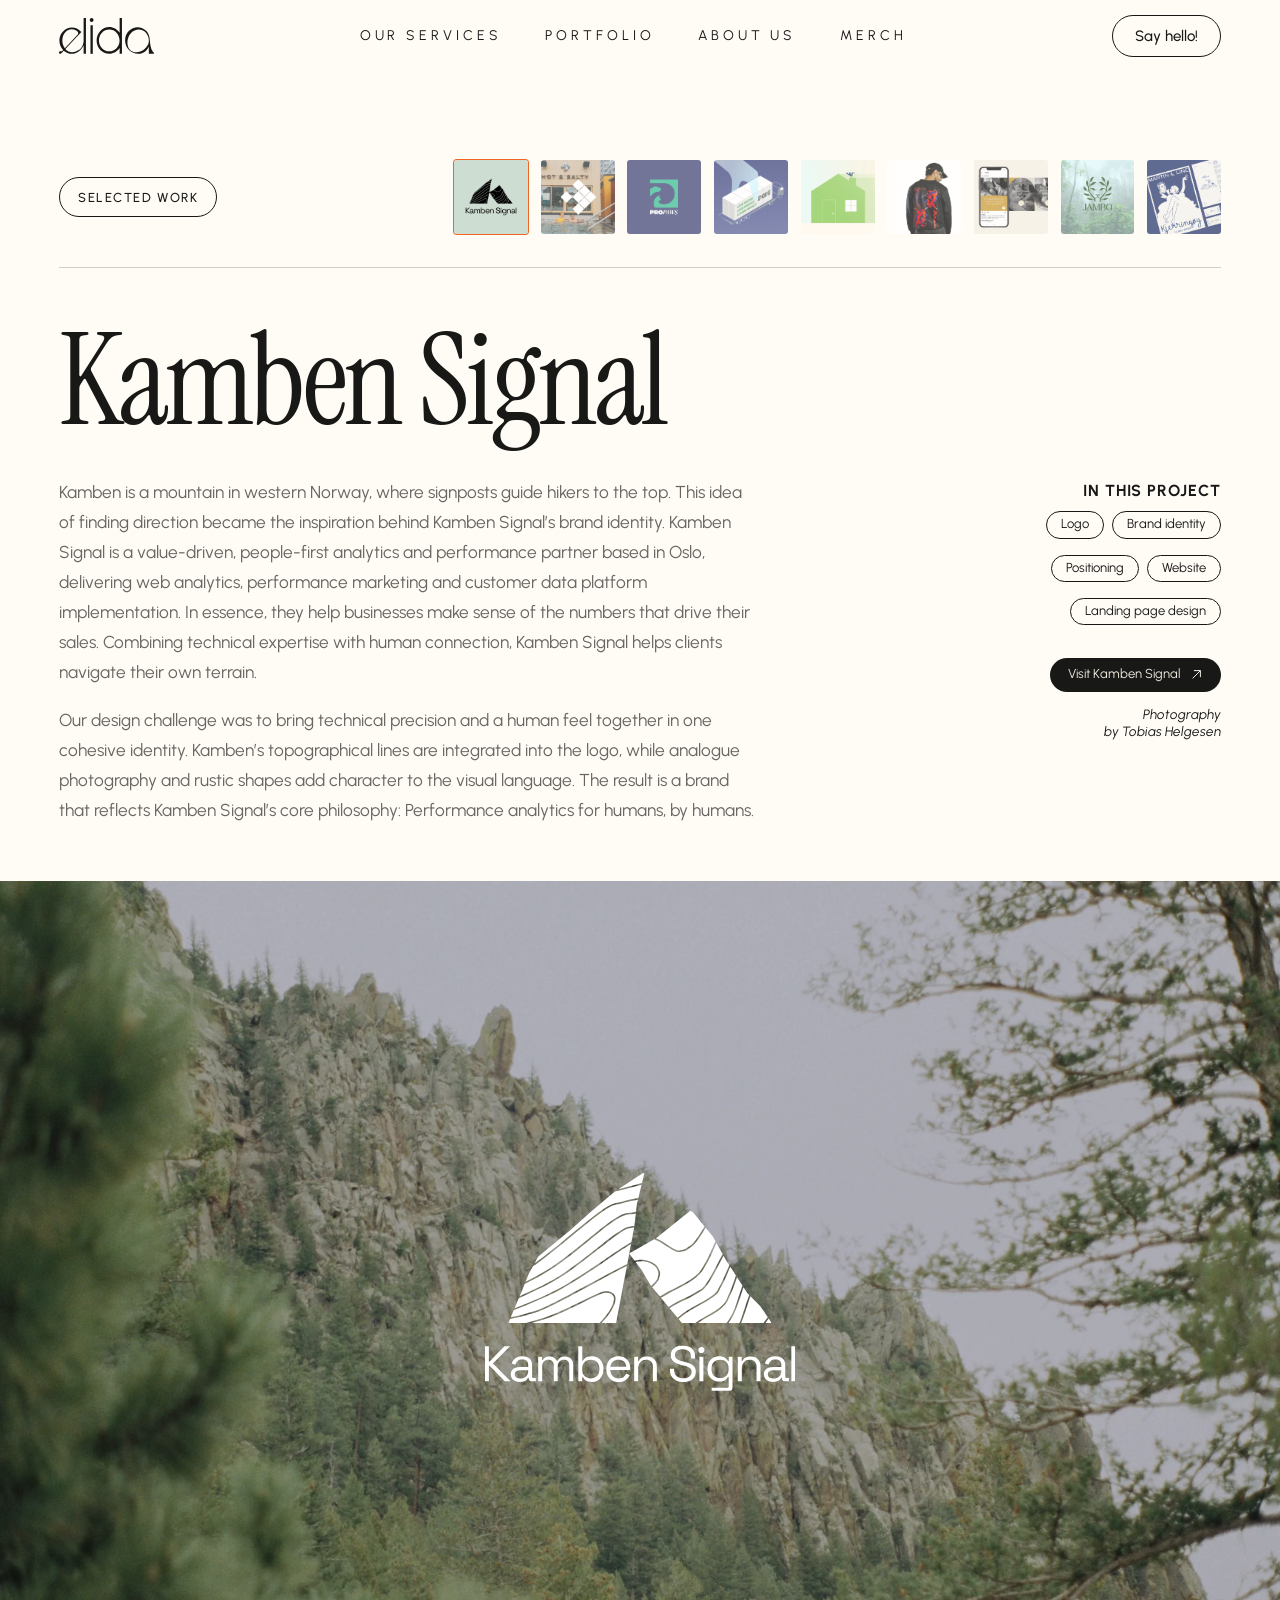
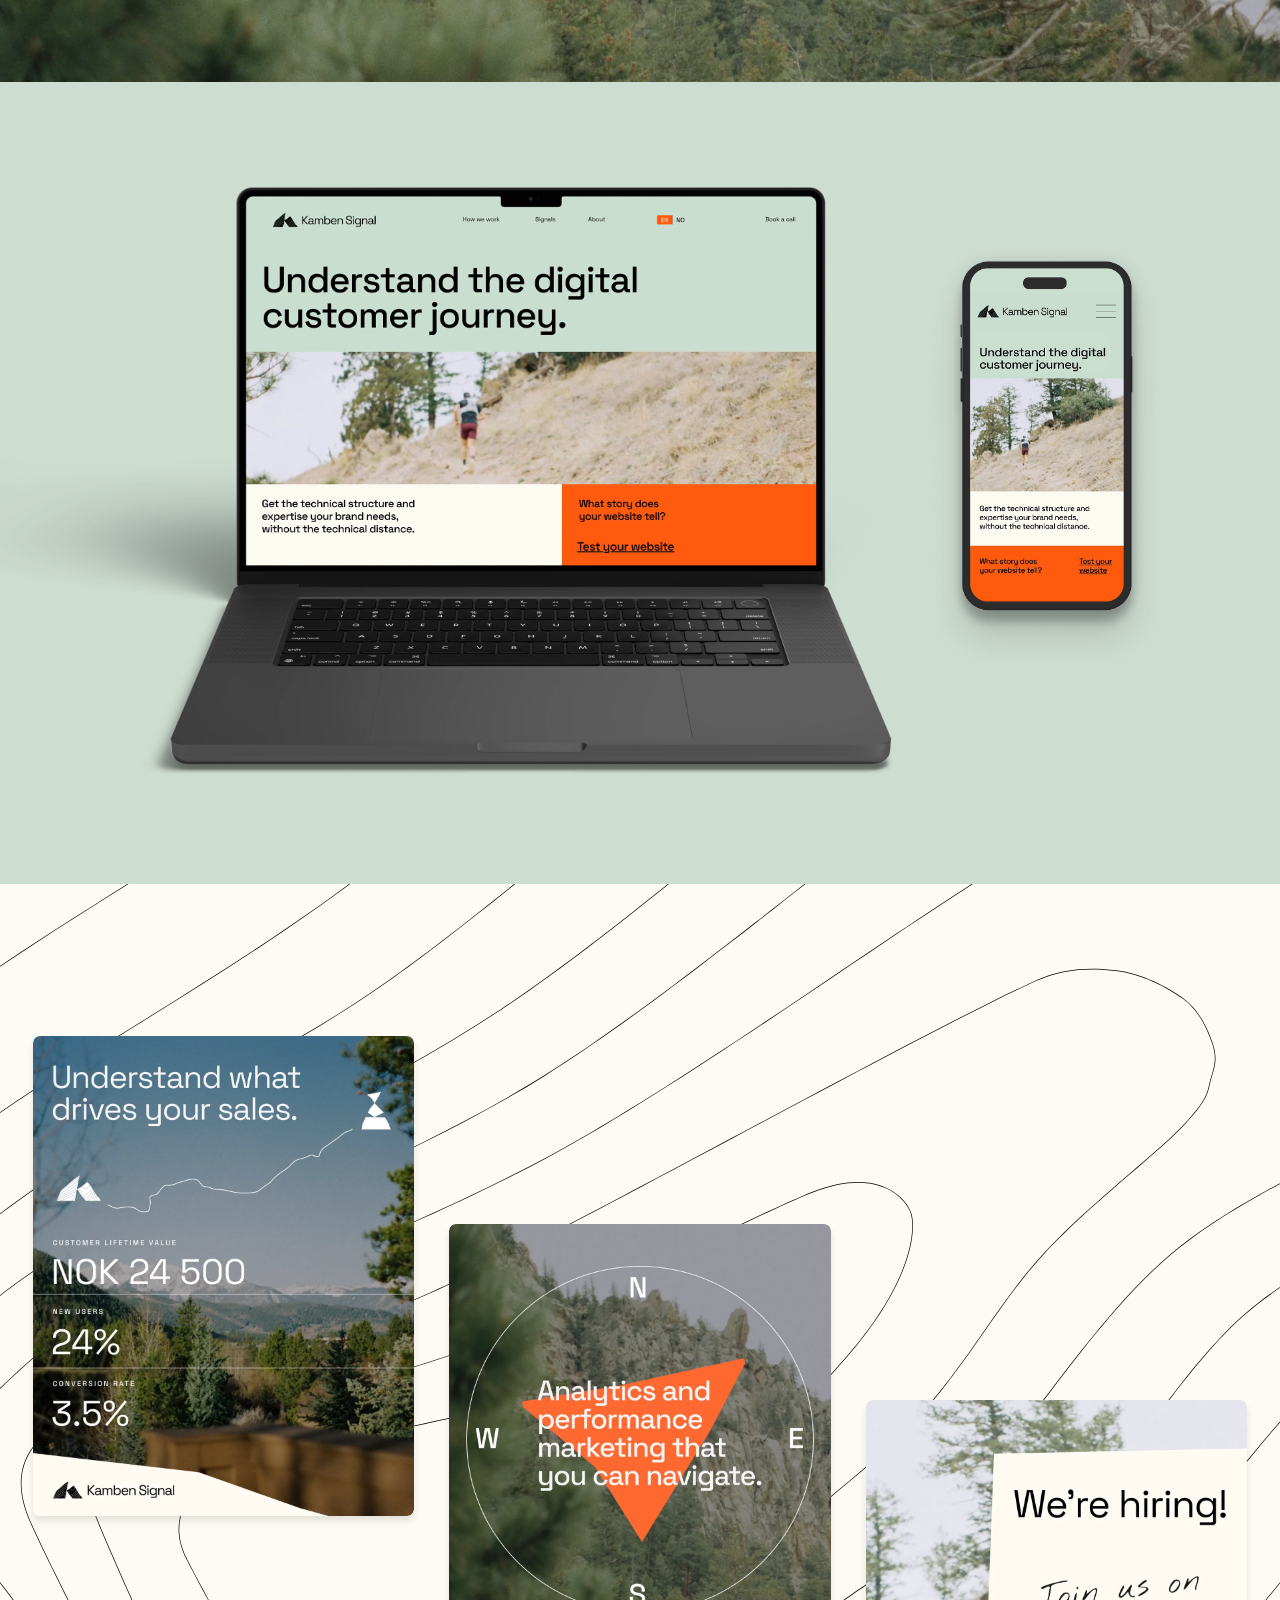
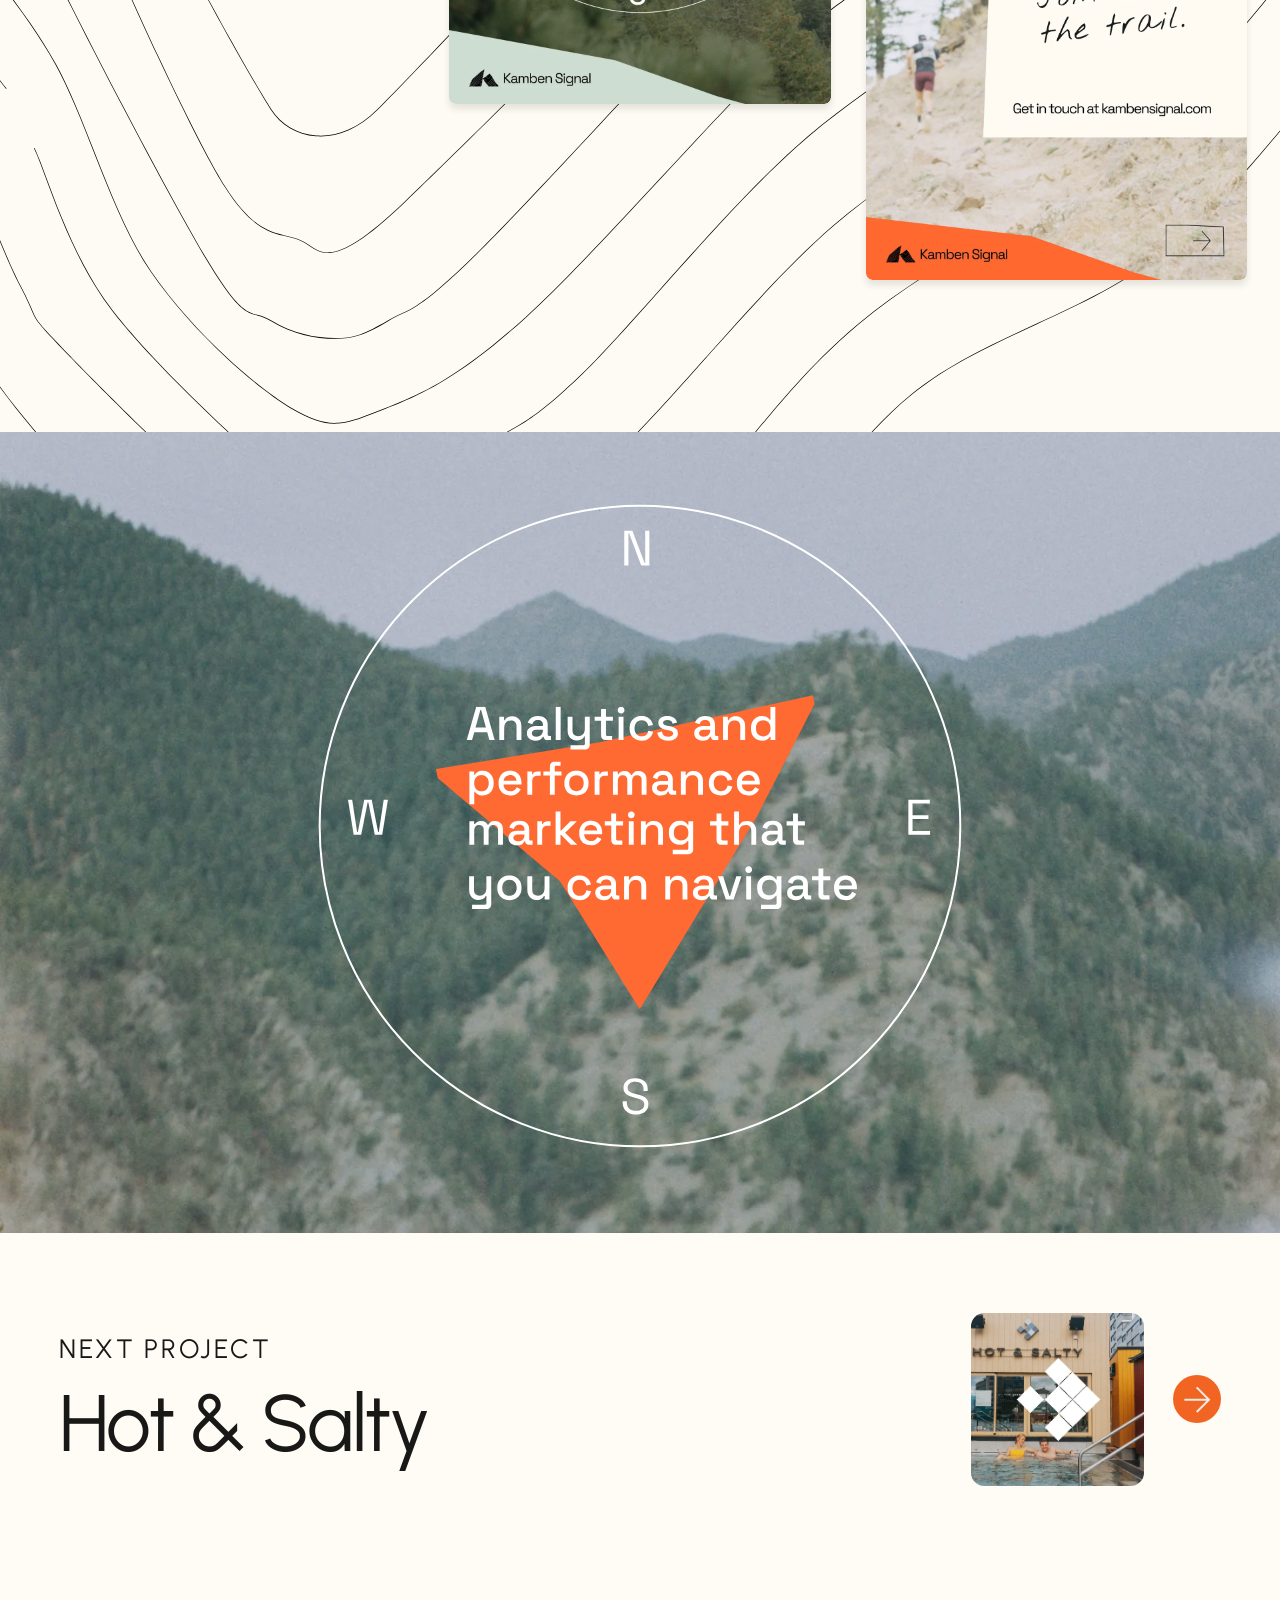
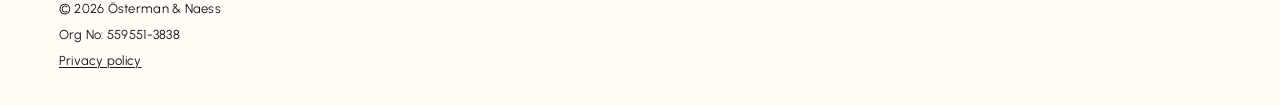
<file: work/kamben-signal.html>
<!DOCTYPE html>
<!--
  © 2026 Österman & Næss (Elida). All rights reserved.
  Design, code, copy, illustrations, photography and 3D content on this site are protected by copyright.
  No part may be copied, reproduced or reused without written permission. See /LICENSE.
-->
<html lang="en">
<head>
<meta charset="utf-8">
<meta name="viewport" content="width=device-width, initial-scale=1">
<title>Kamben Signal — Elida</title>
<meta name="copyright" content="© 2026 Österman & Næss (Elida). All rights reserved.">
<meta name="description" content="Brand identity for Kamben Signal, an Oslo analytics consultancy. Positioning, logo, visual identity and website by Elida.">
<link rel="canonical" href="https://helloelida.com/work/kamben-signal">
<meta property="og:title" content="Kamben Signal — Elida">
<meta property="og:description" content="Brand identity for Kamben Signal, an Oslo analytics consultancy. Positioning, logo, visual identity and website by Elida.">
<meta property="og:type" content="article">
<meta property="og:url" content="https://helloelida.com/work/kamben-signal">
<meta property="og:image" content="https://helloelida.com/assets/og-card.jpg">
<meta property="og:site_name" content="Elida">
<meta name="twitter:card" content="summary_large_image">
<link rel="icon" type="image/png" sizes="32x32" href="../assets/favicon-32.png">
<link rel="icon" type="image/png" sizes="192x192" href="../assets/favicon-192.png">
<link rel="apple-touch-icon" sizes="180x180" href="../assets/apple-touch-icon.png">
<link rel="stylesheet" href="../assets/fonts/fonts.css">
<link rel="stylesheet" href="../assets/site.css?v=20261123p">
<script>document.documentElement.className += " js";</script>
</head>
<body class="case">
<header class="nav" data-nav>
  <a class="nav-logo" href="../" aria-label="Elida — home"><svg class="logo" viewBox="0 0 1941.08 731.659" fill="currentColor" aria-hidden="true" focusable="false">
  <path d="M 690.145 148.308 L 642.807 148.308 L 642.807 731.49 L 690.145 731.49 L 690.145 148.308 Z" fill="currentColor" fill-rule="nonzero"></path>
  <path d="M 1238.158 302.131 C 1191.491 231.252 1113.936 184.793 1026.322 184.793 C 883.993 184.793 768.173 307.349 768.173 457.955 C 768.173 608.561 883.993 731.117 1026.322 731.117 C 1113.975 731.117 1191.491 684.616 1238.158 613.779 L 1238.158 731.492 L 1285.496 731.492 L 1285.496 0 L 1238.158 0 L 1238.158 302.131 Z M 1026.282 681.026 C 910.029 681.026 815.472 580.97 815.472 457.955 C 815.472 334.94 910.029 234.884 1026.282 234.884 C 1142.536 234.884 1237.093 334.94 1237.093 457.955 C 1237.093 580.97 1142.536 681.026 1026.282 681.026 Z" fill="currentColor" fill-rule="nonzero"></path>
  <path d="M 502.766 475.278 C 502.49 476.614 502.293 477.95 502.174 479.244 C 499.729 504.205 494.364 528.416 485.251 551.75 C 476.967 572.997 465.567 592.783 451.602 610.356 C 437.677 627.888 421.227 643.166 403.12 655.688 C 384.501 668.587 364.145 678.605 342.922 685.618 C 320.634 693.006 297.439 697.097 274.125 698.057 C 270.496 698.224 266.866 698.266 263.277 698.266 C 216.965 698.266 167.852 673.596 130.494 631.394 L 457.401 285.851 L 450.971 278.713 C 402.765 223.363 334.362 191.597 263.237 191.597 C 122.486 191.597 8.008 312.733 8.008 461.628 C 8.008 537.14 37.476 605.514 84.853 654.603 C 84.853 654.603 79.567 661.115 69.981 670.173 C 51.519 684.825 28.127 679.565 28.127 679.565 C 27.022 679.44 25.917 679.315 24.734 679.315 C 11.085 679.315 0 691.044 0 705.487 C 0 719.93 11.085 731.659 24.734 731.659 C 27.377 731.659 29.941 731.2 32.308 730.407 C 32.624 730.324 32.9 730.157 33.215 730.073 C 33.768 729.864 34.32 729.656 34.833 729.405 C 36.726 728.529 38.541 727.36 40.198 725.941 C 40.434 725.732 40.671 725.523 40.908 725.273 C 41.263 724.939 41.657 724.647 41.973 724.313 L 97.161 666.541 C 141.816 707.115 199.844 731.659 263.198 731.659 C 354.56 731.659 461.346 661.866 502.727 555.048 L 502.727 731.451 L 550.064 731.451 L 550.064 0 L 502.727 0 L 502.727 475.278 L 502.766 475.278 Z M 68.009 461.628 C 68.009 322.459 157.516 229.374 263.198 229.332 C 309.352 229.332 341.621 245.528 373.061 268.612 C 396.611 285.893 399.57 321.541 379.294 342.997 L 119.449 618.037 C 88.561 577.505 68.009 523.741 68.009 461.67 L 68.009 461.628 Z" fill="currentColor" fill-rule="nonzero"></path>
  <path d="M 666.476 0 C 645.331 0 628.211 18.116 628.211 40.49 C 628.211 62.864 645.331 80.98 666.476 80.98 C 687.62 80.98 704.74 62.864 704.74 40.49 C 704.74 18.116 687.62 0 666.476 0 Z" fill="currentColor" fill-rule="nonzero"></path>
  <path d="M 1936.861 708.741 C 1902.581 676.85 1866.249 624.672 1853.626 442.926 C 1848.458 368.708 1826.052 310.143 1785.657 267.566 C 1685.971 162.501 1524.234 162.292 1424.746 267.566 C 1374.292 320.955 1349.439 391.374 1350.149 461.501 L 1350.859 479.158 C 1355.317 541.271 1381.511 600.42 1424.746 649.425 C 1491.453 725.062 1666.286 781.623 1782.895 663.617 C 1812.678 633.479 1823.566 611.481 1834.651 584.557 L 1834.651 731.449 L 1928.814 731.449 C 1940.135 731.449 1945.382 716.63 1936.861 708.741 Z M 1832.876 496.523 C 1826.682 542.815 1795.321 585.267 1752.481 628.763 C 1678.436 703.941 1519.54 741.467 1439.223 638.656 C 1381.037 564.187 1377.724 411.16 1467.113 312.481 C 1558.12 212.049 1687.51 215.681 1765.42 291.276 C 1824.789 348.839 1842.067 427.69 1832.876 496.565 L 1832.876 496.523 Z" fill="currentColor" fill-rule="nonzero"></path></svg></a>
  <nav class="nav-links" aria-label="Main"><a href="../#services">Our services</a><a href="../#work">Portfolio</a><a href="../#studio">About us</a><a href="/merch/">Merch</a></nav>
  <a class="pill pill-light nav-cta" href="mailto:contact@helloelida.com" data-magnet>Say hello!</a>
  <button class="nav-burger" type="button" aria-label="Menu" aria-expanded="false" data-burger><span></span><span></span></button>
</header>
<div class="menu" data-menu><a href="../#services">Our services</a><a href="../#work">Portfolio</a><a href="../#studio">About us</a><a href="/merch/">Merch</a><a class="menu-mail" href="mailto:contact@helloelida.com">contact@helloelida.com</a></div>
<main class="case">
<section class="case-head" data-theme="light">
  <div class="wrap">
    <div class="case-top">
      <a class="pill pill-dark pill-label" href="../#work" data-reveal data-magnet>Selected work</a>
      <nav class="case-thumbs" aria-label="All projects" data-reveal style="--i:1">
      <span class="ct is-current" aria-current="page"><img src="../assets/09-kamben.webp" alt="Kamben Signal (this project)"></span>
      <a class="ct" href="hot-salty"><img src="../assets/03-hotsalty.webp" alt="Ramsalt Hot &amp; Salty"></a>
      <a class="ct" href="propaws"><img src="../assets/01-propaws.webp" alt="ProPAWS"></a>
      <a class="ct" href="evolve"><img src="../assets/07-evolve.webp" alt="National Gypsum"></a>
      <a class="ct" href="why-cellulose"><img src="../assets/08-greenfiber.webp" alt="Greenfiber"></a>
      <a class="ct" href="catch-the-fox"><img src="../assets/06-ctf.webp" alt="Catch the Fox"></a>
      <a class="ct" href="min-fodsel"><img src="../assets/05-minfodsel.webp" alt="Min fødsel"></a>
      <a class="ct" href="jambo"><img src="../assets/02-jambo.webp" alt="Jambo Travelhouse"></a>
      <a class="ct" href="wedding"><img src="../assets/04-wedding.webp" alt="Wedding design"></a>
    </nav>
    </div>
    <h1 class="case-h1" data-lines><span class="ln"><span class="ln-in">Kamben Signal</span></span></h1>
    <div class="case-intro" data-reveal style="--i:1">
      <div class="case-p"><p>Kamben is a mountain in western Norway, where signposts guide hikers to the top. This idea of finding direction became the inspiration behind Kamben Signal’s brand identity. Kamben Signal is a value-driven, people-first analytics and performance partner based in Oslo, delivering web analytics, performance marketing and customer data platform implementation. In essence, they help businesses make sense of the numbers that drive their sales. Combining technical expertise with human connection, Kamben Signal helps clients navigate their own terrain.</p><p>Our design challenge was to bring technical precision and a human feel together in one cohesive identity. Kamben’s topographical lines are integrated into the logo, while analogue photography and rustic shapes add character to the visual language. The result is a brand that reflects Kamben Signal’s core philosophy: Performance analytics for humans, by humans.</p></div>
      <div class="case-right"><div class="case-deliv"><p class="case-deliv-h">In this project</p><ul class="case-tags"><li class="case-tag">Logo</li><li class="case-tag">Brand identity</li><li class="case-br" aria-hidden="true"></li><li class="case-tag">Positioning</li><li class="case-tag">Website</li><li class="case-br" aria-hidden="true"></li><li class="case-tag">Landing page design</li></ul></div><div class="case-visit"><a class="case-visit-a" href="https://www.kambensignal.no/" target="_blank" rel="noopener">Visit Kamben Signal <svg viewBox="0 0 40 40" fill="none" stroke="currentColor" stroke-width="1" aria-hidden="true"><path vector-effect="non-scaling-stroke" d="M8 32 32 8M12 8h20v20"></path></svg></a><p class="case-photo">Photography<br>by Tobias Helgesen</p></div></div>
    </div>
  </div>
</section>
<section class="case-tint" style="--proj-bg:#CEDDD2">
  <figure class="ks-hero clip-in" data-clip data-theme="dark"><img src="../assets/work/kamben-cover.webp" alt="Pine forest below a granite ridge"><span class="ks-shade" style="--o:.2"></span><span class="cover-logo"><svg viewBox="0 0 466 328" fill="#fff" aria-hidden="true" focusable="false"><defs><clipPath id="c0"><rect width="466" height="68.6"/></clipPath><clipPath id="c1"><rect width="394.88" height="225.36"/></clipPath><clipPath id="c2"><rect width="466" height="327.99"/></clipPath><clipPath id="c3"><rect width="466" height="327.99"/></clipPath></defs><g><g transform="matrix(1 0 0 1 0 0)"><g clip-path="url(#c3)"><g transform="matrix(1 0 0 1 0 0)"><g clip-path="url(#c2)"><g transform="matrix(1 0 0 1 0 259.39)"><g clip-path="url(#c0)"><g transform="matrix(1 0 0 1 460.06 1.05)"><path d="M0 52.54L0 0L5.94 0L5.94 52.54L0 52.54Z"/></g><g transform="matrix(1 0 0 1 418.86 15.83)"><path d="M13.75 38.81C11.2 38.81 8.87 38.35 6.76 37.46C4.66 36.55 3.01 35.25 1.8 33.55C0.6 31.85 0 29.77 0 27.32C0 24.87 0.6 22.77 1.8 21.17C3.01 19.51 4.66 18.29 6.76 17.49C8.87 16.64 11.22 16.21 13.83 16.21L26.23 16.21L26.23 13.51C26.23 10.91 25.45 8.86 23.9 7.36C22.4 5.85 20.14 5.11 17.13 5.11C14.13 5.11 11.87 5.83 10.22 7.28C8.57 8.68 7.44 10.58 6.84 12.98L1.27 11.18C1.87 9.13 2.82 7.28 4.13 5.63C5.43 3.93 7.16 2.58 9.31 1.58C11.51 0.53 14.15 0 17.2 0C21.92 0 25.57 1.23 28.18 3.68C30.78 6.08 32.08 9.48 32.08 13.88L32.08 30.47C32.08 31.97 32.79 32.72 34.19 32.72L37.57 32.72L37.57 37.75L32.38 37.75C30.73 37.75 29.4 37.3 28.4 36.39C27.4 35.45 26.89 34.19 26.89 32.64L26.89 32.27L25.99 32.27C25.44 33.22 24.69 34.22 23.74 35.27C22.83 36.27 21.59 37.1 19.98 37.75C18.38 38.45 16.3 38.8 13.74 38.8L13.75 38.81ZM14.43 33.7C17.93 33.7 20.76 32.68 22.92 30.62C25.12 28.52 26.23 25.6 26.23 21.84L26.23 21.02L14.05 21.02C11.7 21.02 9.74 21.54 8.19 22.6C6.68 23.6 5.93 25.12 5.93 27.18C5.93 29.23 6.71 30.82 8.26 31.98C9.87 33.13 11.92 33.7 14.43 33.7Z"/></g><g transform="matrix(1 0 0 1 379.77 16.21)"><path d="M0 37.38L0 0.67L5.79 0.67L5.79 6.91L6.84 6.91C7.64 5.16 8.99 3.58 10.9 2.18C12.85 0.73 15.71 0 19.46 0C22.22 0 24.67 0.58 26.83 1.73C29.04 2.88 30.79 4.58 32.09 6.83C33.4 9.08 34.05 11.86 34.05 15.16L34.05 37.38L28.11 37.38L28.11 15.61C28.11 11.96 27.18 9.31 25.33 7.66C23.52 6 21.07 5.18 17.96 5.18C14.41 5.18 11.5 6.33 9.25 8.63C7.04 10.93 5.94 14.36 5.94 18.91L5.94 37.38L0 37.38Z"/></g><g transform="matrix(1 0 0 1 334.25 15.83)"><path d="M0 19.59L0 18.54C0 14.69 0.77 11.39 2.33 8.63C3.88 5.88 5.99 3.76 8.64 2.25C11.3 0.75 14.2 0 17.36 0C21.22 0 24.18 0.75 26.23 2.25C28.33 3.7 29.89 5.33 30.89 7.13L31.94 7.13L31.94 1.05L37.58 1.05L37.58 46.31C37.58 48.31 37.03 49.88 35.92 51.04C34.82 52.19 33.22 52.76 31.11 52.76L6.17 52.76L6.17 47.51L29.54 47.51C31.04 47.51 31.79 46.76 31.79 45.26L31.79 31.29L30.74 31.29C30.14 32.4 29.28 33.47 28.18 34.52C27.08 35.58 25.65 36.45 23.9 37.15C22.15 37.8 19.97 38.13 17.36 38.13C14.2 38.13 11.3 37.38 8.64 35.87C5.99 34.37 3.89 32.25 2.33 29.49C0.78 26.69 0 23.39 0 19.58L0 19.59ZM18.93 32.88C22.74 32.88 25.82 31.68 28.18 29.27C30.58 26.87 31.79 23.57 31.79 19.37L31.79 18.77C31.79 14.51 30.58 11.21 28.18 8.86C25.83 6.46 22.75 5.25 18.93 5.25C15.12 5.25 12.07 6.46 9.61 8.86C7.21 11.21 6.01 14.51 6.01 18.77L6.01 19.37C6.01 23.57 7.21 26.87 9.61 29.27C12.07 31.68 15.17 32.88 18.93 32.88Z"/></g><g transform="matrix(1 0 0 1 320.57 2.1)"><path d="M1.58 51.49L1.58 14.79L7.52 14.79L7.52 51.49L1.58 51.49ZM4.59 9.08C3.28 9.08 2.18 8.66 1.28 7.81C0.42 6.96 0 5.88 0 4.58C0 3.28 0.42 2.13 1.28 1.28C2.18 0.42 3.28 0 4.59 0C5.89 0 6.97 0.42 7.82 1.28C8.67 2.13 9.1 3.23 9.1 4.58C9.1 5.93 8.67 6.96 7.82 7.81C6.97 8.66 5.89 9.08 4.59 9.08Z"/></g><g transform="matrix(1 0 0 1 277.94 0)"><path d="M19.91 54.64C16.1 54.64 12.7 53.96 9.69 52.61C6.69 51.26 4.31 49.24 2.55 46.54C0.85 43.78 0 40.36 0 36.26L0 34.68L6.24 34.68L6.24 36.26C6.24 40.61 7.52 43.86 10.07 46.01C12.62 48.11 15.91 49.17 19.92 49.17C23.92 49.17 27.16 48.24 29.31 46.39C31.46 44.53 32.55 42.21 32.55 39.41C32.55 37.46 32.04 35.91 31.04 34.75C30.08 33.6 28.73 32.68 26.98 31.97C25.23 31.22 23.17 30.57 20.82 30.02L16.91 29.05C13.85 28.25 11.15 27.27 8.79 26.12C6.44 24.97 4.59 23.47 3.23 21.61C1.93 19.71 1.28 17.29 1.28 14.33C1.28 11.38 2.01 8.83 3.46 6.68C4.97 4.53 7.04 2.88 9.7 1.73C12.4 0.58 15.51 0 19.02 0C22.53 0 25.76 0.62 28.57 1.88C31.42 3.08 33.65 4.88 35.25 7.28C36.91 9.63 37.73 12.61 37.73 16.21L37.73 19.36L31.49 19.36L31.49 16.21C31.49 13.66 30.94 11.61 29.84 10.05C28.78 8.5 27.31 7.35 25.4 6.6C23.55 5.85 21.42 5.47 19.01 5.47C15.56 5.47 12.77 6.25 10.67 7.8C8.57 9.3 7.52 11.45 7.52 14.26C7.52 16.11 7.97 17.61 8.87 18.76C9.77 19.91 11.05 20.86 12.7 21.61C14.36 22.32 16.33 22.94 18.64 23.49L22.55 24.47C25.61 25.12 28.34 26.02 30.74 27.17C33.2 28.27 35.15 29.8 36.6 31.75C38.06 33.64 38.78 36.15 38.78 39.25C38.78 42.36 38.01 45.06 36.45 47.36C34.9 49.66 32.69 51.46 29.84 52.76C27.03 54.02 23.72 54.64 19.92 54.64L19.91 54.64Z"/></g><g transform="matrix(1 0 0 1 224.26 16.21)"><path d="M0 37.38L0 0.67L5.79 0.67L5.79 6.91L6.85 6.91C7.65 5.16 9 3.58 10.9 2.18C12.86 0.73 15.71 0 19.47 0C22.22 0 24.68 0.58 26.83 1.73C29.04 2.88 30.79 4.58 32.09 6.83C33.4 9.08 34.05 11.86 34.05 15.16L34.05 37.38L28.11 37.38L28.11 15.61C28.11 11.96 27.18 9.31 25.33 7.66C23.52 6 21.07 5.18 17.96 5.18C14.41 5.18 11.5 6.33 9.25 8.63C7.04 10.93 5.94 14.36 5.94 18.91L5.94 37.38L0 37.38L0 37.38Z"/></g><g transform="matrix(1 0 0 1 182.5 15.83)"><path d="M18.64 38.81C14.93 38.81 11.67 38.03 8.87 36.48C6.06 34.88 3.88 32.65 2.33 29.8C0.78 26.95 0 23.64 0 19.89L0 18.99C0 15.19 0.78 11.86 2.33 9.01C3.88 6.15 6.04 3.95 8.79 2.4C11.55 0.8 14.71 0 18.26 0C21.82 0 24.78 0.75 27.43 2.25C30.08 3.7 32.16 5.8 33.67 8.56C35.17 11.31 35.92 14.54 35.92 18.24L35.92 20.95L5.94 20.95C6.09 24.9 7.37 28 9.77 30.26C12.18 32.46 15.18 33.56 18.79 33.56C21.95 33.56 24.38 32.83 26.08 31.38C27.78 29.93 29.08 28.2 29.99 26.21L35.09 28.68C34.34 30.23 33.29 31.79 31.93 33.34C30.63 34.89 28.91 36.19 26.75 37.24C24.65 38.29 21.94 38.82 18.64 38.82L18.64 38.81ZM6.01 16.07L29.91 16.07C29.71 12.66 28.53 10.01 26.38 8.11C24.27 6.21 21.57 5.26 18.26 5.26C14.95 5.26 12.14 6.21 9.99 8.11C7.84 10.01 6.51 12.66 6.01 16.07L6.01 16.07Z"/></g><g transform="matrix(1 0 0 1 140.44 1.05)"><path d="M20.37 53.59C16.56 53.59 13.58 52.87 11.43 51.41C9.32 49.96 7.8 48.31 6.84 46.46L5.79 46.46L5.79 52.54L0 52.54L0 0L5.94 0L5.94 21.62L6.99 21.62C7.59 20.46 8.44 19.39 9.54 18.39C10.65 17.34 12.07 16.49 13.83 15.84C15.63 15.14 17.81 14.79 20.36 14.79C23.57 14.79 26.48 15.56 29.08 17.11C31.74 18.62 33.84 20.79 35.4 23.64C36.95 26.44 37.73 29.8 37.73 33.7L37.73 34.68C37.73 38.58 36.93 41.96 35.32 44.81C33.77 47.66 31.66 49.84 29.01 51.34C26.4 52.84 23.52 53.59 20.36 53.59L20.37 53.59ZM18.79 48.34C22.6 48.34 25.68 47.14 28.03 44.73C30.44 42.28 31.64 38.88 31.64 34.53L31.64 33.85C31.64 29.5 30.44 26.12 28.03 23.72C25.68 21.27 22.6 20.05 18.79 20.05C14.98 20.05 11.92 21.27 9.47 23.72C7.06 26.12 5.86 29.5 5.86 33.85L5.86 34.53C5.86 38.88 7.06 42.29 9.47 44.73C11.92 47.14 15.03 48.34 18.79 48.34Z"/></g><g transform="matrix(1 0 0 1 80.3 16.21)"><path d="M0 37.38L0 0.67L5.79 0.67L5.79 5.25L6.84 5.25C7.54 3.95 8.7 2.76 10.3 1.65C11.9 0.55 14.16 0 17.06 0C19.96 0 22.22 0.63 23.98 1.88C25.78 3.13 27.08 4.65 27.89 6.46L28.94 6.46C29.79 4.65 31.07 3.13 32.77 1.88C34.52 0.62 36.95 0 40.06 0C42.51 0 44.67 0.5 46.52 1.5C48.38 2.5 49.83 3.96 50.88 5.86C51.98 7.71 52.53 9.94 52.53 12.54L52.53 37.38L46.6 37.38L46.6 13.06C46.6 10.61 45.87 8.68 44.41 7.28C43.01 5.83 41.03 5.11 38.48 5.11C35.77 5.11 33.54 5.99 31.79 7.74C30.08 9.48 29.24 12.01 29.24 15.32L29.24 37.38L23.3 37.38L23.3 13.06C23.3 10.61 22.57 8.68 21.12 7.28C19.72 5.83 17.74 5.11 15.18 5.11C12.47 5.11 10.25 5.99 8.5 7.74C6.79 9.48 5.94 12.01 5.94 15.32L5.94 37.38L0 37.38L0 37.38Z"/></g><g transform="matrix(1 0 0 1 39.1 15.83)"><path d="M13.75 38.81C11.2 38.81 8.87 38.35 6.76 37.46C4.66 36.55 3.01 35.25 1.8 33.55C0.6 31.85 0 29.77 0 27.32C0 24.87 0.6 22.77 1.8 21.17C3.01 19.51 4.66 18.29 6.76 17.49C8.87 16.64 11.22 16.21 13.83 16.21L26.23 16.21L26.23 13.51C26.23 10.91 25.45 8.86 23.9 7.36C22.39 5.85 20.14 5.11 17.13 5.11C14.13 5.11 11.87 5.83 10.22 7.28C8.57 8.68 7.44 10.58 6.84 12.98L1.28 11.18C1.88 9.13 2.83 7.28 4.13 5.63C5.44 3.93 7.16 2.58 9.32 1.58C11.52 0.53 14.15 0 17.21 0C21.92 0 25.57 1.23 28.18 3.68C30.79 6.08 32.09 9.48 32.09 13.88L32.09 30.47C32.09 31.97 32.79 32.72 34.2 32.72L37.58 32.72L37.58 37.75L32.4 37.75C30.74 37.75 29.41 37.3 28.41 36.39C27.41 35.45 26.91 34.19 26.91 32.64L26.91 32.27L26 32.27C25.45 33.22 24.7 34.22 23.75 35.27C22.84 36.27 21.59 37.1 19.99 37.75C18.39 38.45 16.31 38.8 13.75 38.8L13.75 38.81ZM14.43 33.7C17.94 33.7 20.76 32.68 22.92 30.62C25.12 28.52 26.23 25.6 26.23 21.84L26.23 21.02L14.05 21.02C11.7 21.02 9.74 21.54 8.19 22.6C6.69 23.6 5.94 25.12 5.94 27.18C5.94 29.23 6.72 30.82 8.27 31.98C9.87 33.13 11.92 33.7 14.43 33.7Z"/></g><g transform="matrix(1 0 0 1 0 1.05)"><path d="M0 52.54L0 0L6.31 0L6.31 22.89L7.37 22.89L29.61 0L38.03 0L12.4 25.97L38.93 52.54L30.29 52.54L7.37 29.2L6.31 29.2L6.31 52.54L0 52.54Z"/></g></g></g><g transform="matrix(1 0 0 1 35.56 0)"><g clip-path="url(#c1)"><g transform="matrix(1 0 0 1 181.27 82.51)"><path d="M93.75 76.76C104.92 68.4 106.87 65.07 111.6 57.01C112.47 55.52 113.43 53.88 114.56 52.02C118.06 46.26 121.3 38.84 124.72 30.97C126.24 27.49 127.78 23.96 129.4 20.44L125.22 12.98L114.6 0C110.47 6.71 106.76 12.6 104.01 16.5C97.01 26.4 94.12 28.22 91.34 29.98C90.53 30.48 89.78 30.96 88.91 31.63C84.76 34.85 82.46 35.23 79.28 35.73L79 35.78C78.38 35.88 77.83 36.01 77.3 36.14C75.1 36.68 73.2 37.14 68.18 34.91C65.04 33.51 59.9 30.24 54.94 27.08C50.51 24.27 45.94 21.36 43.13 20.02L42.16 19.55C40.18 18.6 38.72 17.89 37.39 17.37L0 38.85L8.1 49.52C13.9 47.62 19.06 47.83 23.44 48.36C29.3 49.05 35.4 52.29 38.86 54.84C42.56 57.59 44.36 61.6 45.51 64.79C46.65 67.92 46.65 70.01 45.52 73.39C45.32 74 45.21 74.53 45.09 75.09C44.61 77.27 44.16 79.32 39.02 84.8C37.76 86.14 36.18 87.63 34.37 89.27L46.12 103.39C54.29 98.15 63.21 93.62 71.41 89.46C80.08 85.06 88.27 80.9 93.76 76.79L93.75 76.76Z"/></g><g transform="matrix(1 0 0 1 228.9 105.47)"><path d="M49.31 75.69C52.59 73.53 54.88 72.31 56.73 71.34C61.11 69.02 62.74 68.15 69.33 58.77C73.55 52.74 78.75 42.83 84.25 32.33C86.9 27.27 89.7 21.93 92.56 16.71L83.19 0C81.83 3 80.53 5.99 79.24 8.95C75.78 16.89 72.51 24.39 68.94 30.28C67.82 32.13 66.86 33.76 65.99 35.24C61.24 43.34 59.07 47.03 47.53 55.68C41.87 59.91 33.59 64.11 24.83 68.55C16.77 72.64 8.01 77.09 0 82.2L11.44 95.93C19.09 90.74 27.19 86.89 34.57 83.4C40.12 80.77 45.36 78.3 49.31 75.68L49.31 75.69Z"/></g><g transform="matrix(1 0 0 1 330.3 171.76)"><path d="M31.04 11.83L28.36 9.14L22.44 0C21.7 2.27 20.92 4.62 20.15 7C16.79 17.27 13.32 27.89 10.61 34.33C6.43 44.28 3.45 48.97 0 53.6L16.36 53.6C18.91 47.76 21.87 38.76 24.76 30.05C26.97 23.34 29.11 16.9 31.04 11.82L31.05 11.82L31.04 11.83Z"/></g><g transform="matrix(1 0 0 1 190.87 132.83)"><path d="M27.7 32.85C32.41 27.84 32.77 26.17 33.19 24.24C33.33 23.65 33.46 23.04 33.7 22.32C34.65 19.44 34.66 17.86 33.71 15.25C32.67 12.38 31.06 8.77 27.86 6.39C24.64 4 18.96 0.99 13.56 0.34C11.92 0.15 10.17 0 8.33 0C5.75 0 2.96 0.3 0 1.18L8.48 12.35L22.68 36.44L23.25 37.13C24.99 35.55 26.5 34.11 27.69 32.85L27.71 32.84L27.7 32.85Z"/></g><g transform="matrix(1 0 0 1 221.19 56.96)"><path d="M4.21 43.45C7.14 44.86 11.57 47.67 16.26 50.66C21.16 53.77 26.22 56.99 29.2 58.32C33.5 60.23 34.82 59.9 36.82 59.42C37.37 59.28 37.99 59.13 38.71 59.02L38.99 58.98C42.03 58.48 43.87 58.19 47.56 55.33C48.52 54.59 49.35 54.06 50.17 53.55C52.89 51.85 55.45 50.22 62.18 40.7C64.99 36.73 68.84 30.6 73.11 23.64L55.74 2.42L51.7 0L49.32 1.92L0.78 41.01L0 41.46C0.96 41.89 2.01 42.39 3.24 42.98L4.21 43.46L4.21 43.45Z"/></g><g transform="matrix(1 0 0 1 241.85 124.58)"><path d="M62.09 61.32L63.51 60.25C68.05 56.79 71.07 53.58 72.57 50.63C73.31 49.18 74.32 47.2 75.86 44.46C78.6 39.55 81.94 31.87 85.48 23.72C86.81 20.65 88.19 17.48 89.61 14.31L84.91 7.05L80.97 0C78.36 4.8 75.81 9.67 73.38 14.31C67.84 24.88 62.61 34.86 58.31 41C51.4 50.85 49.49 51.86 44.88 54.3C43.08 55.25 40.84 56.44 37.66 58.53C33.58 61.23 28.26 63.75 22.63 66.4C15.39 69.83 7.46 73.59 0 78.63L11.93 92.96C22.67 83.7 35.24 76.86 45.42 71.31C52.17 67.64 57.99 64.46 62.1 61.32L62.09 61.33L62.09 61.32Z"/></g><g transform="matrix(1 0 0 1 349.21 185.4)"><path d="M28.75 14.83L13.95 0C12.1 4.97 10.06 11.12 8.07 17.15C5.33 25.45 2.5 34.03 0 39.95L33.61 39.95C35.7 37.06 37.8 34.18 39.91 31.39L28.75 14.82L28.76 14.83L28.75 14.83Z"/></g><g transform="matrix(1 0 0 1 385.7 218.84)"><path d="M0 6.52L9.18 6.52L4.8 0C3.19 2.13 1.59 4.31 0 6.52L0.01 6.52L0 6.52Z"/></g><g transform="matrix(1 0 0 1 255.28 141.22)"><path d="M24.99 84.14C31.65 79.5 38.34 75.74 44.51 72.27C51.52 68.34 57.56 64.94 61.91 61.18C69.74 54.4 70.79 51.93 73.32 45.94C74.11 44.06 75.1 41.73 76.48 38.84C78.84 33.87 81.31 26.79 83.91 19.28C84.63 17.19 85.36 15.08 86.1 12.99L77.69 0C76.49 2.7 75.32 5.39 74.19 8C70.63 16.2 67.26 23.95 64.47 28.95C62.96 31.65 61.96 33.61 61.23 35.04C58.73 39.95 58.59 40.06 51.49 45.46L50.09 46.54C45.84 49.78 39.93 53 33.1 56.71C22.48 62.5 10.52 69.03 0 78.11L5 84.12L24.98 84.12L24.98 84.14L24.99 84.14Z"/></g><g transform="matrix(1 0 0 1 284.44 156.71)"><path d="M63.8 21.32C64.78 18.31 65.74 15.36 66.68 12.54L58.56 0C58.01 1.55 57.48 3.07 56.96 4.58C54.33 12.15 51.85 19.3 49.42 24.38C48.07 27.22 47.14 29.42 46.31 31.37C43.71 37.52 42.52 40.33 34.28 47.47C29.75 51.39 23.6 54.84 16.49 58.84C11.25 61.78 5.63 64.93 0 68.66L42.95 68.66C46.89 63.5 49.82 59.2 54.33 48.49C57 42.13 60.46 31.56 63.8 21.32L63.8 21.32Z"/></g><g transform="matrix(1 0 0 1 39.22 18.18)"><path d="M54.42 67.4L5.32 107.97L0 117.72C1.19 116.91 2.4 116.07 3.62 115.22C17.43 105.47 36.66 89.59 55.25 74.24C72.1 60.34 88.01 47.2 98.23 40.02C114.04 28.91 117.79 28.18 124.01 26.96C126.21 26.53 128.69 26.04 132.19 24.97C138.92 22.89 147.38 21.35 155.75 19.89L160.56 0C151.97 2.42 143.15 4.57 134.83 6.61C129.88 7.82 125.07 9 120.65 10.15L85.4 39.67L54.43 67.4L54.42 67.4L54.42 67.4Z"/></g><g transform="matrix(1 0 0 1 0 139.93)"><path d="M65.91 58.93C45.88 68.71 40.76 70.04 34.28 71.72C32.07 72.29 29.78 72.89 26.66 73.87C20.32 75.88 13.75 77.24 7.4 78.56C5.71 78.91 4.06 79.25 2.45 79.61L0 85.43L26.43 85.43C38.51 82.3 51.12 78.81 61.86 74.8C76.53 69.3 94.64 60.45 110.63 52.64C121.44 47.36 130.78 42.79 136.9 40.34C145.57 36.86 151.19 37.96 154.39 39.5C157.87 41.17 159.77 43.94 160.34 45.79C161.84 50.69 159.83 63.86 142.88 82.17C141.96 83.16 140.94 84.26 139.83 85.43L161.58 85.43L177.75 0C163.45 7.15 141.96 18.69 121.03 29.92C98.92 41.79 78.03 53 65.91 58.93L65.9 58.92L65.91 58.93Z"/></g><g transform="matrix(1 0 0 1 3.56 107.11)"><path d="M77.26 66.66C53.75 79.54 24.7 91.19 4.45 99.22L0 109.8C1.11 109.57 2.24 109.33 3.37 109.09C9.66 107.78 16.17 106.43 22.4 104.46C25.57 103.46 27.89 102.85 30.14 102.28C36.49 100.63 41.51 99.33 61.33 89.64C73.42 83.74 94.29 72.53 116.38 60.67C138.1 49.01 160.43 37.02 174.74 29.92L177.71 14.23L180.41 0C170.45 5.91 156.26 15.52 141.35 25.63C119.99 40.1 95.77 56.51 77.27 66.65L77.25 66.66L77.26 66.66Z"/></g><g transform="matrix(1 0 0 1 35.58 180.3)"><path d="M122.52 6.1C122.18 4.97 120.79 2.68 117.79 1.23C116.07 0.41 114.1 0 111.91 0C109.01 0 105.73 0.72 102.18 2.14C96.15 4.56 86.84 9.1 76.07 14.37C60.03 22.2 41.87 31.08 27.09 36.61C18.78 39.73 9.39 42.5 0 45.06L101.03 45.06C102.73 43.26 104.26 41.63 105.59 40.21C121.86 22.64 123.78 10.21 122.53 6.1L122.52 6.1Z"/></g><g transform="matrix(1 0 0 1 9.3 82.01)"><path d="M171.05 1.37C168.99 1.54 163.86 4.4 155.67 9.97L155.28 10.24C148.11 15.12 137.86 23.2 125.98 32.57C107.62 47.06 86.8 63.48 69.24 74.49C52.82 84.8 33.4 93.84 16.26 101.83C12.85 103.42 9.48 104.99 6.21 106.54L0 121.3C20.07 113.34 47.84 102.07 70.41 89.71C88.82 79.62 112.99 63.25 134.31 48.8C150.15 38.06 165.17 27.89 175.26 22.06L179.43 0C179.07 0.08 178.7 0.16 178.35 0.23C174.56 1.08 172.55 1.25 171.07 1.37L171.06 1.36L171.05 1.37Z"/></g><g transform="matrix(1 0 0 1 165.45 0)"><path d="M0 24.5C2.57 23.87 5.25 23.21 8.03 22.53C16.75 20.4 26 18.13 34.95 15.58L38.36 1.48L37.14 0L0 24.51L0.01 24.51L0 24.5Z"/></g><g transform="matrix(1 0 0 1 16.85 60.97)"><path d="M165.14 1.5C159.58 2 155.57 2.35 141.45 11.69C132.16 17.84 118.48 29 104 40.81C87.05 54.62 67.86 70.28 52.32 80.62C37.97 90.16 22.28 98.57 7.53 106.15L3.81 115.3L0 124.34C2.53 123.16 5.11 121.96 7.72 120.74C24.79 112.79 44.14 103.76 60.45 93.53C77.91 82.58 98.67 66.2 116.99 51.75C128.9 42.36 139.18 34.24 146.42 29.33L146.81 29.06C155.34 23.26 160.84 20.26 163.31 20.06C164.72 19.94 166.64 19.78 170.28 18.97C170.88 18.84 171.52 18.7 172.18 18.57L174.34 0C174.2 0.03 174.07 0.06 173.94 0.09C170.18 1.04 167.5 1.28 165.14 1.49L165.14 1.5L165.14 1.5Z"/></g><g transform="matrix(1 0 0 1 25.72 40.57)"><path d="M137.95 6.87C132.04 8.03 128.46 8.72 113.06 19.55C102.92 26.68 87.04 39.79 70.23 53.67C51.6 69.05 32.34 84.95 18.45 94.75C15.94 96.53 13.49 98.18 11.07 99.76L5.08 110.74L0 123.24C13.98 116.02 28.67 108.05 42.15 99.09C57.6 88.82 76.75 73.2 93.65 59.41C108.18 47.56 121.89 36.37 131.29 30.16C145.9 20.49 150.37 20.1 156.05 19.58C158.32 19.37 160.9 19.14 164.49 18.24C164.89 18.14 165.32 18.05 165.73 17.96L167.08 6.39L168.63 0C160.67 1.4 152.68 2.89 146.36 4.84C142.75 5.94 140.2 6.44 137.95 6.89L137.94 6.87L137.95 6.87Z"/></g></g></g></g></g></g></g></g></svg></span><figcaption class="sr-only" style="position:absolute;width:1px;height:1px;overflow:hidden;clip:rect(0 0 0 0)">Kamben Signal logo</figcaption></figure>
  <div class="mock-stage ks-mocks" data-theme="light" style="--ar:1920 / 1202">
    <figure class="mock m-rise" data-in style="--l:-4.73%;--t:13.02%;--w:74.49%;--d:.1s"><img src="../assets/work/kamben-laptop-2.webp" alt="Kamben Signal landing page on a laptop: Understand the digital customer journey."></figure>
    <figure class="mock m-slide" data-in style="--l:72.52%;--t:19.71%;--w:18.39%;--d:.45s"><img src="../assets/work/kamben-phone-2.webp" alt="Kamben Signal landing page on a phone"></figure>
  </div>
</section>
<section class="mock-stage ks-trail" data-theme="light" style="--ar:1920 / 1722" aria-label="LinkedIn posts">
  <figure class="mock m-rise ks-post" data-in style="--l:2.55%;--t:13.24%;--w:29.79%;--d:.1s"><img src="../assets/work/kamben-post-1.webp" alt="LinkedIn post: Understand what drives your sales, with customer lifetime value NOK 24 500, new users 24%, conversion rate 3.5%"></figure>
  <figure class="mock m-rise ks-post" data-in style="--l:35.1%;--t:29.62%;--w:29.79%;--d:.3s"><img src="../assets/work/kamben-post-2.webp" alt="LinkedIn post: Analytics and performance marketing that you can navigate, set on a compass"></figure>
  <figure class="mock m-rise ks-post" data-in style="--l:67.66%;--t:44.95%;--w:29.79%;--d:.5s"><img src="../assets/work/kamben-post-3.webp" alt="LinkedIn post: We’re hiring! Join us on the trail."></figure>
</section>
<figure class="ks-compass clip-in" data-clip data-theme="dark"><img src="../assets/work/kamben-compass-mountain.webp" alt="" loading="lazy"><span class="ks-shade" style="--o:.1"></span><svg class="cmp-svg" viewBox="0 0 1920 1202" fill="#fff" aria-hidden="true" focusable="false"><defs><clipPath id="cmpc0"><rect width="585.28" height="303.16"/></clipPath></defs><circle class="cmp-ring" cx="960" cy="591" r="480.5" fill="none" stroke="#fff" stroke-width="3" pathLength="1"/><g class="cmp-needle"><g transform="translate(653.81 394.71)"><path d="M480.04 184.79L568.19 12.98L565.44 0L245.72 70.79L0 110.96L2.95 124.85L186.17 279.32L305.77 471L480.04 184.79Z" fill="#ff6932" class="cmp-tri"/></g></g><g transform="translate(522 148)"><g><g transform="matrix(1 0 0 1 178.15 264.28)"><g class="cmp-txt" clip-path="url(#cmpc0)"><g transform="matrix(1 0 0 1 550.9 252.95)"><path d="M17.76 37C14.2 37 11.1 36.27 8.45 34.8C5.8 33.29 3.72 31.18 2.2 28.48C0.73 25.73 0 22.56 0 18.96L0 18.11C0 14.47 0.73 11.29 2.2 8.59C3.67 5.85 5.71 3.74 8.31 2.27C10.96 0.76 14.02 0 17.47 0C20.83 0 23.77 0.76 26.28 2.27C28.84 3.74 30.82 5.8 32.24 8.45C33.67 11.1 34.38 14.2 34.38 17.76L34.38 20.53L7.46 20.53C7.55 23.6 8.57 26.07 10.51 27.91C12.5 29.71 14.96 30.61 17.9 30.61C20.64 30.61 22.7 30 24.08 28.76C25.5 27.53 26.59 26.11 27.34 24.5L33.38 27.63C32.72 28.95 31.75 30.35 30.47 31.82C29.24 33.29 27.6 34.52 25.57 35.51C23.53 36.51 20.93 37 17.76 37ZM7.53 14.92L26.92 14.92C26.73 12.26 25.78 10.2 24.08 8.74C22.37 7.22 20.15 6.46 17.4 6.46C14.65 6.46 12.41 7.22 10.65 8.74C8.95 10.2 7.91 12.26 7.53 14.92Z" /></g><g transform="matrix(1 0 0 1 517.85 242.36)"><path d="M16.62 46.59C14.49 46.59 12.78 45.95 11.51 44.67C10.27 43.4 9.66 41.69 9.66 39.56L9.66 17.76L0 17.76L0 11.58L9.66 11.58L9.66 0L16.97 0L16.97 11.58L27.42 11.58L27.42 17.76L16.97 17.76L16.97 38.28C16.97 39.7 17.64 40.41 18.96 40.41L26.28 40.41L26.28 46.59L16.62 46.59Z" /></g><g transform="matrix(1 0 0 1 480.49 252.95)"><path d="M13.14 37C10.63 37 8.38 36.58 6.39 35.73C4.45 34.87 2.89 33.62 1.7 31.96C0.57 30.3 0 28.29 0 25.92C0 23.51 0.57 21.52 1.7 19.96C2.89 18.35 4.47 17.14 6.46 16.34C8.5 15.53 10.8 15.13 13.35 15.13L24.01 15.13L24.01 12.86C24.01 10.82 23.39 9.19 22.16 7.95C20.93 6.72 19.03 6.11 16.48 6.11C13.97 6.11 12.05 6.7 10.72 7.88C9.4 9.07 8.52 10.61 8.1 12.5L1.28 10.3C1.85 8.4 2.75 6.7 3.98 5.18C5.26 3.62 6.94 2.37 9.02 1.42C11.1 0.47 13.61 0 16.55 0C21.09 0 24.67 1.16 27.27 3.48C29.88 5.8 31.18 9.09 31.18 13.35L31.18 27.77C31.18 29.19 31.84 29.9 33.17 29.9L36.15 29.9L36.15 36.01L30.68 36.01C29.03 36.01 27.68 35.58 26.63 34.73C25.59 33.88 25.07 32.72 25.07 31.25L25.07 31.04L24.01 31.04C23.63 31.75 23.06 32.58 22.3 33.52C21.54 34.47 20.43 35.3 18.96 36.01C17.5 36.67 15.55 37 13.14 37ZM14.2 30.97C17.14 30.97 19.51 30.14 21.31 28.48C23.11 26.78 24.01 24.46 24.01 21.52L24.01 20.81L13.78 20.81C11.84 20.81 10.27 21.24 9.09 22.09C7.91 22.89 7.32 24.1 7.32 25.71C7.32 27.32 7.93 28.6 9.16 29.55C10.39 30.49 12.07 30.97 14.2 30.97Z" /></g><g transform="matrix(1 0 0 1 435.63 252.95)"><path d="M0 18.68L0 17.61C0 13.92 0.73 10.77 2.2 8.17C3.72 5.56 5.71 3.55 8.17 2.13C10.63 0.71 13.33 0 16.26 0C19.67 0 22.28 0.64 24.08 1.92C25.92 3.2 27.27 4.57 28.13 6.04L29.26 6.04L29.26 0.99L36.36 0.99L36.36 43.18C36.36 45.31 35.72 47.02 34.45 48.3C33.22 49.57 31.51 50.21 29.33 50.21L5.75 50.21L5.75 43.82L27.06 43.82C28.43 43.82 29.12 43.11 29.12 41.69L29.12 30.54L27.98 30.54C27.46 31.39 26.73 32.27 25.78 33.17C24.83 34.07 23.58 34.8 22.02 35.37C20.5 35.94 18.58 36.22 16.26 36.22C13.33 36.22 10.61 35.54 8.1 34.16C5.63 32.74 3.67 30.73 2.2 28.13C0.73 25.47 0 22.33 0 18.68ZM18.25 29.83C21.43 29.83 24.03 28.84 26.07 26.85C28.15 24.81 29.19 22.02 29.19 18.47L29.19 17.83C29.19 14.18 28.17 11.39 26.14 9.45C24.1 7.46 21.47 6.46 18.25 6.46C15.13 6.46 12.52 7.46 10.44 9.45C8.4 11.39 7.39 14.18 7.39 17.83L7.39 18.47C7.39 22.02 8.4 24.81 10.44 26.85C12.52 28.84 15.13 29.83 18.25 29.83Z" /></g><g transform="matrix(1 0 0 1 417.81 239.24)"><path d="M1.35 49.72L1.35 14.7L8.66 14.7L8.66 49.72L1.35 49.72ZM5.04 9.94C3.62 9.94 2.41 9.49 1.42 8.59C0.47 7.65 0 6.44 0 4.97C0 3.5 0.47 2.32 1.42 1.42C2.41 0.47 3.62 0 5.04 0C6.51 0 7.72 0.47 8.66 1.42C9.61 2.32 10.09 3.5 10.09 4.97C10.09 6.44 9.61 7.65 8.66 8.59C7.72 9.49 6.51 9.94 5.04 9.94Z" /></g><g transform="matrix(1 0 0 1 376.83 253.94)"><path d="M11.79 35.01L0 0L7.74 0L17.05 29.62L18.18 29.62L27.49 0L35.23 0L23.44 35.01L11.79 35.01Z" /></g><g transform="matrix(1 0 0 1 339.2 252.95)"><path d="M13.14 37C10.63 37 8.38 36.58 6.39 35.73C4.45 34.87 2.89 33.62 1.7 31.96C0.57 30.3 0 28.29 0 25.92C0 23.51 0.57 21.52 1.7 19.96C2.89 18.35 4.47 17.14 6.46 16.34C8.5 15.53 10.8 15.13 13.35 15.13L24.01 15.13L24.01 12.86C24.01 10.82 23.39 9.19 22.16 7.95C20.93 6.72 19.03 6.11 16.48 6.11C13.97 6.11 12.05 6.7 10.72 7.88C9.4 9.07 8.52 10.61 8.1 12.5L1.28 10.3C1.85 8.4 2.75 6.7 3.98 5.18C5.26 3.62 6.94 2.37 9.02 1.42C11.1 0.47 13.61 0 16.55 0C21.09 0 24.67 1.16 27.27 3.48C29.88 5.8 31.18 9.09 31.18 13.35L31.18 27.77C31.18 29.19 31.84 29.9 33.17 29.9L36.15 29.9L36.15 36.01L30.68 36.01C29.03 36.01 27.68 35.58 26.63 34.73C25.59 33.88 25.07 32.72 25.07 31.25L25.07 31.04L24.01 31.04C23.63 31.75 23.06 32.58 22.3 33.52C21.54 34.47 20.43 35.3 18.96 36.01C17.5 36.67 15.55 37 13.14 37ZM14.2 30.97C17.14 30.97 19.51 30.14 21.31 28.48C23.11 26.78 24.01 24.46 24.01 21.52L24.01 20.81L13.78 20.81C11.84 20.81 10.27 21.24 9.09 22.09C7.91 22.89 7.32 24.1 7.32 25.71C7.32 27.32 7.93 28.6 9.16 29.55C10.39 30.49 12.07 30.97 14.2 30.97Z" /></g><g transform="matrix(1 0 0 1 297.78 253.37)"><path d="M0 35.58L0 0.57L7.17 0.57L7.17 5.82L8.31 5.82C8.97 4.4 10.16 3.08 11.86 1.85C13.57 0.62 16.1 0 19.46 0C22.11 0 24.46 0.59 26.49 1.78C28.58 2.96 30.21 4.64 31.39 6.82C32.58 8.95 33.17 11.53 33.17 14.56L33.17 35.58L25.85 35.58L25.85 15.13C25.85 12.1 25.1 9.87 23.58 8.45C22.06 6.98 19.98 6.25 17.33 6.25C14.3 6.25 11.86 7.24 10.01 9.23C8.22 11.22 7.32 14.11 7.32 17.9L7.32 35.58L0 35.58Z" /></g><g transform="matrix(1 0 0 1 235.98 253.37)"><path d="M0 35.58L0 0.57L7.17 0.57L7.17 5.82L8.31 5.82C8.97 4.4 10.16 3.08 11.86 1.85C13.57 0.62 16.1 0 19.46 0C22.11 0 24.46 0.59 26.49 1.78C28.58 2.96 30.21 4.64 31.39 6.82C32.58 8.95 33.17 11.53 33.17 14.56L33.17 35.58L25.85 35.58L25.85 15.13C25.85 12.1 25.1 9.87 23.58 8.45C22.06 6.98 19.98 6.25 17.33 6.25C14.3 6.25 11.86 7.24 10.01 9.23C8.22 11.22 7.32 14.11 7.32 17.9L7.32 35.58L0 35.58Z" /></g><g transform="matrix(1 0 0 1 192.72 252.95)"><path d="M13.14 37C10.63 37 8.38 36.58 6.39 35.73C4.45 34.87 2.89 33.62 1.7 31.96C0.57 30.3 0 28.29 0 25.92C0 23.51 0.57 21.52 1.7 19.96C2.89 18.35 4.47 17.14 6.46 16.34C8.5 15.53 10.8 15.13 13.35 15.13L24.01 15.13L24.01 12.86C24.01 10.82 23.39 9.19 22.16 7.95C20.93 6.72 19.03 6.11 16.48 6.11C13.97 6.11 12.05 6.7 10.72 7.88C9.4 9.07 8.52 10.61 8.1 12.5L1.28 10.3C1.85 8.4 2.75 6.7 3.98 5.18C5.26 3.62 6.94 2.37 9.02 1.42C11.1 0.47 13.61 0 16.55 0C21.09 0 24.67 1.16 27.27 3.48C29.88 5.8 31.18 9.09 31.18 13.35L31.18 27.77C31.18 29.19 31.84 29.9 33.17 29.9L36.15 29.9L36.15 36.01L30.68 36.01C29.03 36.01 27.68 35.58 26.63 34.73C25.59 33.88 25.07 32.72 25.07 31.25L25.07 31.04L24.01 31.04C23.63 31.75 23.06 32.58 22.3 33.52C21.54 34.47 20.43 35.3 18.96 36.01C17.5 36.67 15.55 37 13.14 37ZM14.2 30.97C17.14 30.97 19.51 30.14 21.31 28.48C23.11 26.78 24.01 24.46 24.01 21.52L24.01 20.81L13.78 20.81C11.84 20.81 10.27 21.24 9.09 22.09C7.91 22.89 7.32 24.1 7.32 25.71C7.32 27.32 7.93 28.6 9.16 29.55C10.39 30.49 12.07 30.97 14.2 30.97Z" /></g><g transform="matrix(1 0 0 1 151.25 252.95)"><path d="M17.97 37C14.61 37 11.55 36.29 8.81 34.87C6.11 33.45 3.95 31.39 2.34 28.69C0.78 25.99 0 22.75 0 18.96L0 18.04C0 14.25 0.78 11.03 2.34 8.38C3.95 5.68 6.11 3.62 8.81 2.2C11.55 0.73 14.61 0 17.97 0C21.33 0 24.2 0.62 26.56 1.85C28.93 3.08 30.82 4.71 32.24 6.75C33.71 8.78 34.66 11.03 35.09 13.49L27.98 14.99C27.75 13.42 27.25 12 26.49 10.72C25.73 9.45 24.67 8.43 23.3 7.67C21.92 6.91 20.19 6.53 18.11 6.53C16.08 6.53 14.23 7.01 12.57 7.95C10.96 8.85 9.68 10.18 8.74 11.93C7.79 13.64 7.32 15.72 7.32 18.18L7.32 18.82C7.32 21.28 7.79 23.39 8.74 25.14C9.68 26.89 10.96 28.22 12.57 29.12C14.23 30.02 16.08 30.47 18.11 30.47C21.19 30.47 23.53 29.69 25.14 28.13C26.75 26.52 27.77 24.48 28.2 22.02L35.3 23.65C34.73 26.07 33.71 28.29 32.24 30.33C30.82 32.36 28.93 34 26.56 35.23C24.2 36.41 21.33 37 17.97 37Z" /></g><g transform="matrix(1 0 0 1 90.87 253.94)"><path d="M13.78 35.65C11.13 35.65 8.76 35.06 6.68 33.88C4.59 32.69 2.96 31.01 1.78 28.84C0.59 26.66 0 24.05 0 21.02L0 0L7.32 0L7.32 20.53C7.32 23.56 8.07 25.81 9.59 27.27C11.1 28.69 13.21 29.4 15.91 29.4C18.89 29.4 21.28 28.41 23.08 26.42C24.93 24.38 25.85 21.47 25.85 17.68L25.85 0L33.17 0L33.17 35.01L25.99 35.01L25.99 29.76L24.86 29.76C24.2 31.18 23.01 32.53 21.31 33.81C19.6 35.04 17.09 35.65 13.78 35.65Z" /></g><g transform="matrix(1 0 0 1 45.83 252.95)"><path d="M18.11 37C14.61 37 11.48 36.29 8.74 34.87C6.04 33.4 3.91 31.32 2.34 28.62C0.78 25.92 0 22.73 0 19.03L0 17.97C0 14.28 0.78 11.1 2.34 8.45C3.91 5.75 6.04 3.67 8.74 2.2C11.48 0.73 14.61 0 18.11 0C21.61 0 24.74 0.73 27.49 2.2C30.23 3.67 32.39 5.75 33.95 8.45C35.51 11.1 36.29 14.28 36.29 17.97L36.29 19.03C36.29 22.73 35.51 25.92 33.95 28.62C32.39 31.32 30.23 33.4 27.49 34.87C24.74 36.29 21.61 37 18.11 37ZM18.11 30.47C21.33 30.47 23.94 29.45 25.92 27.42C27.96 25.33 28.98 22.47 28.98 18.82L28.98 18.18C28.98 14.54 27.98 11.7 25.99 9.66C24.01 7.58 21.38 6.53 18.11 6.53C14.94 6.53 12.33 7.58 10.3 9.66C8.31 11.7 7.32 14.54 7.32 18.18L7.32 18.82C7.32 22.47 8.31 25.33 10.3 27.42C12.33 29.45 14.94 30.47 18.11 30.47Z" /></g><g transform="matrix(1 0 0 1 3.55 253.94)"><path d="M4.4 49.22L4.4 42.83L23.94 42.83C25.26 42.83 25.92 42.12 25.92 40.7L25.92 29.9L24.79 29.9C24.36 30.85 23.7 31.77 22.8 32.67C21.95 33.52 20.79 34.23 19.32 34.8C17.85 35.37 16 35.65 13.78 35.65C11.13 35.65 8.76 35.06 6.68 33.88C4.59 32.69 2.96 31.01 1.78 28.84C0.59 26.66 0 24.08 0 21.09L0 0L7.32 0L7.32 20.53C7.32 23.56 8.07 25.81 9.59 27.27C11.1 28.69 13.21 29.4 15.91 29.4C18.89 29.4 21.28 28.41 23.08 26.42C24.93 24.43 25.85 21.54 25.85 17.76L25.85 0L33.17 0L33.17 42.19C33.17 44.32 32.53 46.02 31.25 47.3C30.02 48.58 28.31 49.22 26.14 49.22L4.4 49.22Z" /></g><g transform="matrix(1 0 0 1 479.77 160.13)"><path d="M16.62 46.59C14.49 46.59 12.78 45.95 11.51 44.67C10.27 43.4 9.66 41.69 9.66 39.56L9.66 17.76L0 17.76L0 11.58L9.66 11.58L9.66 0L16.97 0L16.97 11.58L27.42 11.58L27.42 17.76L16.97 17.76L16.97 38.28C16.97 39.7 17.64 40.41 18.96 40.41L26.28 40.41L26.28 46.59L16.62 46.59Z" /></g><g transform="matrix(1 0 0 1 442.41 170.71)"><path d="M13.14 37C10.63 37 8.38 36.58 6.39 35.72C4.45 34.87 2.89 33.62 1.7 31.96C0.57 30.3 0 28.29 0 25.92C0 23.51 0.57 21.52 1.7 19.96C2.89 18.35 4.47 17.14 6.46 16.34C8.5 15.53 10.8 15.13 13.35 15.13L24.01 15.13L24.01 12.86C24.01 10.82 23.39 9.19 22.16 7.95C20.93 6.72 19.03 6.11 16.48 6.11C13.97 6.11 12.05 6.7 10.72 7.88C9.4 9.07 8.52 10.61 8.1 12.5L1.28 10.3C1.85 8.4 2.75 6.7 3.98 5.18C5.26 3.62 6.94 2.37 9.02 1.42C11.1 0.47 13.61 0 16.55 0C21.09 0 24.67 1.16 27.27 3.48C29.88 5.8 31.18 9.09 31.18 13.35L31.18 27.77C31.18 29.19 31.84 29.9 33.17 29.9L36.15 29.9L36.15 36.01L30.68 36.01C29.03 36.01 27.68 35.58 26.63 34.73C25.59 33.88 25.07 32.72 25.07 31.25L25.07 31.04L24.01 31.04C23.63 31.75 23.06 32.58 22.3 33.52C21.54 34.47 20.43 35.3 18.96 36.01C17.5 36.67 15.55 37 13.14 37ZM14.2 30.97C17.14 30.97 19.51 30.14 21.31 28.48C23.11 26.78 24.01 24.46 24.01 21.52L24.01 20.81L13.78 20.81C11.84 20.81 10.27 21.24 9.09 22.09C7.91 22.89 7.32 24.1 7.32 25.71C7.32 27.32 7.93 28.6 9.16 29.55C10.39 30.49 12.07 30.97 14.2 30.97Z" /></g><g transform="matrix(1 0 0 1 400.99 157)"><path d="M0 49.72L0 0L7.32 0L7.32 19.67L8.45 19.67C8.93 18.77 9.59 17.9 10.44 17.05C11.34 16.19 12.5 15.51 13.92 14.99C15.39 14.42 17.24 14.13 19.46 14.13C22.11 14.13 24.46 14.73 26.49 15.91C28.58 17.09 30.21 18.77 31.39 20.95C32.58 23.08 33.17 25.66 33.17 28.69L33.17 49.72L25.85 49.72L25.85 29.26C25.85 26.23 25.1 24.01 23.58 22.59C22.06 21.12 19.98 20.38 17.33 20.38C14.3 20.38 11.86 21.38 10.01 23.37C8.22 25.36 7.32 28.24 7.32 32.03L7.32 49.72L0 49.72Z" /></g><g transform="matrix(1 0 0 1 364.98 160.13)"><path d="M16.62 46.59C14.49 46.59 12.78 45.95 11.51 44.67C10.27 43.4 9.66 41.69 9.66 39.56L9.66 17.76L0 17.76L0 11.58L9.66 11.58L9.66 0L16.97 0L16.97 11.58L27.42 11.58L27.42 17.76L16.97 17.76L16.97 38.28C16.97 39.7 17.64 40.41 18.96 40.41L26.28 40.41L26.28 46.59L16.62 46.59Z" /></g><g transform="matrix(1 0 0 1 303.22 170.71)"><path d="M0 18.68L0 17.61C0 13.92 0.73 10.77 2.2 8.17C3.72 5.56 5.71 3.55 8.17 2.13C10.63 0.71 13.33 0 16.26 0C19.67 0 22.28 0.64 24.08 1.92C25.92 3.2 27.27 4.57 28.13 6.04L29.26 6.04L29.26 0.99L36.36 0.99L36.36 43.18C36.36 45.31 35.72 47.02 34.45 48.3C33.22 49.57 31.51 50.21 29.33 50.21L5.75 50.21L5.75 43.82L27.06 43.82C28.43 43.82 29.12 43.11 29.12 41.69L29.12 30.54L27.98 30.54C27.46 31.39 26.73 32.27 25.78 33.17C24.83 34.07 23.58 34.8 22.02 35.37C20.5 35.94 18.58 36.22 16.26 36.22C13.33 36.22 10.61 35.54 8.1 34.16C5.63 32.74 3.67 30.73 2.2 28.13C0.73 25.47 0 22.33 0 18.68ZM18.25 29.83C21.43 29.83 24.03 28.84 26.07 26.85C28.15 24.81 29.19 22.02 29.19 18.47L29.19 17.83C29.19 14.18 28.17 11.39 26.14 9.45C24.1 7.46 21.47 6.46 18.25 6.46C15.13 6.46 12.52 7.46 10.44 9.45C8.4 11.39 7.39 14.18 7.39 17.83L7.39 18.47C7.39 22.02 8.4 24.81 10.44 26.85C12.52 28.84 15.13 29.83 18.25 29.83Z" /></g><g transform="matrix(1 0 0 1 261.23 171.13)"><path d="M0 35.58L0 0.57L7.17 0.57L7.17 5.82L8.31 5.82C8.97 4.4 10.16 3.08 11.86 1.85C13.57 0.62 16.1 0 19.46 0C22.11 0 24.46 0.59 26.49 1.78C28.58 2.96 30.21 4.64 31.39 6.82C32.58 8.95 33.17 11.53 33.17 14.56L33.17 35.58L25.85 35.58L25.85 15.13C25.85 12.1 25.1 9.87 23.58 8.45C22.06 6.98 19.98 6.25 17.33 6.25C14.3 6.25 11.86 7.24 10.01 9.23C8.22 11.22 7.32 14.11 7.32 17.9L7.32 35.58L0 35.58Z" /></g><g transform="matrix(1 0 0 1 241.71 157)"><path d="M1.35 49.72L1.35 14.7L8.66 14.7L8.66 49.72L1.35 49.72ZM5.04 9.94C3.62 9.94 2.41 9.49 1.42 8.59C0.47 7.65 0 6.44 0 4.97C0 3.5 0.47 2.32 1.42 1.42C2.41 0.47 3.62 0 5.04 0C6.51 0 7.72 0.47 8.66 1.42C9.61 2.32 10.09 3.5 10.09 4.97C10.09 6.44 9.61 7.65 8.66 8.59C7.72 9.49 6.51 9.94 5.04 9.94Z" /></g><g transform="matrix(1 0 0 1 207.05 160.13)"><path d="M16.62 46.59C14.49 46.59 12.78 45.95 11.51 44.67C10.27 43.4 9.66 41.69 9.66 39.56L9.66 17.76L0 17.76L0 11.58L9.66 11.58L9.66 0L16.97 0L16.97 11.58L27.42 11.58L27.42 17.76L16.97 17.76L16.97 38.28C16.97 39.7 17.64 40.41 18.96 40.41L26.28 40.41L26.28 46.59L16.62 46.59Z" /></g><g transform="matrix(1 0 0 1 168.66 170.71)"><path d="M17.76 37C14.2 37 11.1 36.27 8.45 34.8C5.8 33.29 3.72 31.18 2.2 28.48C0.73 25.73 0 22.56 0 18.96L0 18.11C0 14.47 0.73 11.29 2.2 8.59C3.67 5.85 5.71 3.74 8.31 2.27C10.96 0.76 14.02 0 17.47 0C20.83 0 23.77 0.76 26.28 2.27C28.84 3.74 30.82 5.8 32.24 8.45C33.67 11.1 34.38 14.2 34.38 17.76L34.38 20.53L7.46 20.53C7.55 23.6 8.57 26.07 10.51 27.91C12.5 29.71 14.96 30.61 17.9 30.61C20.64 30.61 22.7 30 24.08 28.76C25.5 27.53 26.59 26.11 27.34 24.5L33.38 27.63C32.72 28.95 31.75 30.35 30.47 31.82C29.24 33.29 27.6 34.52 25.57 35.51C23.53 36.51 20.93 37 17.76 37ZM7.53 14.91L26.92 14.91C26.73 12.26 25.78 10.2 24.08 8.74C22.37 7.22 20.15 6.46 17.4 6.46C14.65 6.46 12.41 7.22 10.65 8.74C8.95 10.2 7.91 12.26 7.53 14.91Z" /></g><g transform="matrix(1 0 0 1 133.26 157)"><path d="M0 49.72L0 0L7.32 0L7.32 28.34L8.45 28.34L22.23 14.7L31.96 14.7L14.28 31.68L32.53 49.72L22.87 49.72L8.45 35.16L7.32 35.16L7.32 49.72L0 49.72Z" /></g><g transform="matrix(1 0 0 1 105.79 171.56)"><path d="M0 35.16L0 0.14L7.17 0.14L7.17 4.26L8.31 4.26C8.88 2.79 9.78 1.73 11.01 1.07C12.29 0.36 13.85 0 15.7 0L19.89 0L19.89 6.61L15.41 6.61C13.04 6.61 11.1 7.27 9.59 8.59C8.07 9.87 7.32 11.86 7.32 14.56L7.32 35.16L0 35.16Z" /></g><g transform="matrix(1 0 0 1 62.53 170.71)"><path d="M13.14 37C10.63 37 8.38 36.58 6.39 35.72C4.45 34.87 2.89 33.62 1.7 31.96C0.57 30.3 0 28.29 0 25.92C0 23.51 0.57 21.52 1.7 19.96C2.89 18.35 4.47 17.14 6.46 16.34C8.5 15.53 10.8 15.13 13.35 15.13L24.01 15.13L24.01 12.86C24.01 10.82 23.39 9.19 22.16 7.95C20.93 6.72 19.03 6.11 16.48 6.11C13.97 6.11 12.05 6.7 10.72 7.88C9.4 9.07 8.52 10.61 8.1 12.5L1.28 10.3C1.85 8.4 2.75 6.7 3.98 5.18C5.26 3.62 6.94 2.37 9.02 1.42C11.1 0.47 13.61 0 16.55 0C21.09 0 24.67 1.16 27.27 3.48C29.88 5.8 31.18 9.09 31.18 13.35L31.18 27.77C31.18 29.19 31.84 29.9 33.17 29.9L36.15 29.9L36.15 36.01L30.68 36.01C29.03 36.01 27.68 35.58 26.63 34.73C25.59 33.88 25.07 32.72 25.07 31.25L25.07 31.04L24.01 31.04C23.63 31.75 23.06 32.58 22.3 33.52C21.54 34.47 20.43 35.3 18.96 36.01C17.5 36.67 15.55 37 13.14 37ZM14.2 30.97C17.14 30.97 19.51 30.14 21.31 28.48C23.11 26.78 24.01 24.46 24.01 21.52L24.01 20.81L13.78 20.81C11.84 20.81 10.27 21.24 9.09 22.09C7.91 22.89 7.32 24.1 7.32 25.71C7.32 27.32 7.93 28.6 9.16 29.55C10.39 30.49 12.07 30.97 14.2 30.97Z" /></g><g transform="matrix(1 0 0 1 3.91 171.13)"><path d="M0 35.58L0 0.57L7.17 0.57L7.17 4.69L8.31 4.69C8.97 3.46 10.04 2.37 11.51 1.42C12.97 0.47 14.96 0 17.47 0C20.08 0 22.16 0.54 23.72 1.63C25.33 2.68 26.54 4.02 27.34 5.68L28.48 5.68C29.29 4.07 30.45 2.72 31.96 1.63C33.52 0.54 35.72 0 38.57 0C40.84 0 42.85 0.47 44.6 1.42C46.35 2.32 47.75 3.69 48.79 5.54C49.84 7.34 50.36 9.59 50.36 12.29L50.36 35.58L43.04 35.58L43.04 12.86C43.04 10.72 42.45 9.09 41.26 7.95C40.13 6.77 38.49 6.18 36.36 6.18C34.09 6.18 32.27 6.91 30.9 8.38C29.52 9.85 28.84 11.96 28.84 14.7L28.84 35.58L21.52 35.58L21.52 12.86C21.52 10.72 20.93 9.09 19.74 7.95C18.61 6.77 16.97 6.18 14.84 6.18C12.57 6.18 10.75 6.91 9.38 8.38C8 9.85 7.32 11.96 7.32 14.7L7.32 35.58L0 35.58Z" /></g><g transform="matrix(1 0 0 1 405.18 95.95)"><path d="M17.76 37C14.2 37 11.1 36.27 8.45 34.8C5.8 33.29 3.72 31.18 2.2 28.48C0.73 25.73 0 22.56 0 18.96L0 18.11C0 14.47 0.73 11.29 2.2 8.59C3.67 5.85 5.71 3.74 8.31 2.27C10.96 0.76 14.02 0 17.47 0C20.83 0 23.77 0.76 26.28 2.27C28.84 3.74 30.82 5.8 32.24 8.45C33.67 11.1 34.38 14.2 34.38 17.76L34.38 20.53L7.46 20.53C7.55 23.6 8.57 26.07 10.51 27.91C12.5 29.71 14.96 30.61 17.9 30.61C20.64 30.61 22.7 30 24.08 28.76C25.5 27.53 26.59 26.11 27.34 24.5L33.38 27.63C32.72 28.95 31.75 30.35 30.47 31.82C29.24 33.29 27.6 34.52 25.57 35.51C23.53 36.51 20.93 37 17.76 37ZM7.53 14.91L26.92 14.91C26.73 12.26 25.78 10.2 24.08 8.74C22.37 7.22 20.15 6.46 17.4 6.46C14.65 6.46 12.41 7.22 10.65 8.74C8.95 10.2 7.91 12.26 7.53 14.91Z" /></g><g transform="matrix(1 0 0 1 363.15 95.95)"><path d="M17.97 37C14.61 37 11.55 36.29 8.81 34.87C6.11 33.45 3.95 31.39 2.34 28.69C0.78 25.99 0 22.75 0 18.96L0 18.04C0 14.25 0.78 11.03 2.34 8.38C3.95 5.68 6.11 3.62 8.81 2.2C11.55 0.73 14.61 0 17.97 0C21.33 0 24.2 0.62 26.56 1.85C28.93 3.08 30.82 4.71 32.24 6.75C33.71 8.78 34.66 11.03 35.09 13.49L27.98 14.99C27.75 13.42 27.25 12 26.49 10.72C25.73 9.45 24.67 8.43 23.3 7.67C21.92 6.91 20.19 6.53 18.11 6.53C16.08 6.53 14.23 7.01 12.57 7.95C10.96 8.85 9.68 10.18 8.74 11.93C7.79 13.64 7.32 15.72 7.32 18.18L7.32 18.82C7.32 21.28 7.79 23.39 8.74 25.14C9.68 26.89 10.96 28.22 12.57 29.12C14.23 30.02 16.08 30.47 18.11 30.47C21.19 30.47 23.53 29.69 25.14 28.13C26.75 26.52 27.77 24.48 28.2 22.02L35.3 23.65C34.73 26.07 33.71 28.29 32.24 30.33C30.82 32.36 28.93 34 26.56 35.23C24.2 36.41 21.33 37 17.97 37Z" /></g><g transform="matrix(1 0 0 1 321.16 96.37)"><path d="M0 35.58L0 0.57L7.17 0.57L7.17 5.82L8.31 5.82C8.97 4.4 10.16 3.08 11.86 1.85C13.57 0.62 16.1 0 19.46 0C22.11 0 24.46 0.59 26.49 1.78C28.58 2.96 30.21 4.64 31.39 6.82C32.58 8.95 33.17 11.53 33.17 14.56L33.17 35.58L25.85 35.58L25.85 15.13C25.85 12.1 25.1 9.87 23.58 8.45C22.06 6.98 19.98 6.25 17.33 6.25C14.3 6.25 11.86 7.24 10.01 9.23C8.22 11.22 7.32 14.11 7.32 17.9L7.32 35.58L0 35.58Z" /></g><g transform="matrix(1 0 0 1 277.89 95.95)"><path d="M13.14 37C10.63 37 8.38 36.58 6.39 35.72C4.45 34.87 2.89 33.62 1.7 31.96C0.57 30.3 0 28.29 0 25.92C0 23.51 0.57 21.52 1.7 19.96C2.89 18.35 4.47 17.14 6.46 16.34C8.5 15.53 10.8 15.13 13.35 15.13L24.01 15.13L24.01 12.86C24.01 10.82 23.39 9.19 22.16 7.95C20.93 6.72 19.03 6.11 16.48 6.11C13.97 6.11 12.05 6.7 10.72 7.88C9.4 9.07 8.52 10.61 8.1 12.5L1.28 10.3C1.85 8.4 2.75 6.7 3.98 5.18C5.26 3.62 6.94 2.37 9.02 1.42C11.1 0.47 13.61 0 16.55 0C21.09 0 24.67 1.16 27.27 3.48C29.88 5.8 31.18 9.09 31.18 13.35L31.18 27.77C31.18 29.19 31.84 29.9 33.17 29.9L36.15 29.9L36.15 36.01L30.68 36.01C29.03 36.01 27.68 35.58 26.63 34.73C25.59 33.88 25.07 32.72 25.07 31.25L25.07 31.04L24.01 31.04C23.63 31.75 23.06 32.58 22.3 33.52C21.54 34.47 20.43 35.3 18.96 36.01C17.5 36.67 15.55 37 13.14 37ZM14.2 30.97C17.14 30.97 19.51 30.14 21.31 28.48C23.11 26.78 24.01 24.46 24.01 21.52L24.01 20.81L13.78 20.81C11.84 20.81 10.27 21.24 9.09 22.09C7.91 22.89 7.32 24.1 7.32 25.71C7.32 27.32 7.93 28.6 9.16 29.55C10.39 30.49 12.07 30.97 14.2 30.97Z" /></g><g transform="matrix(1 0 0 1 219.27 96.37)"><path d="M0 35.58L0 0.57L7.17 0.57L7.17 4.69L8.31 4.69C8.97 3.46 10.04 2.37 11.51 1.42C12.97 0.47 14.96 0 17.47 0C20.08 0 22.16 0.54 23.72 1.63C25.33 2.68 26.54 4.02 27.34 5.68L28.48 5.68C29.29 4.07 30.45 2.72 31.96 1.63C33.52 0.54 35.72 0 38.57 0C40.84 0 42.85 0.47 44.6 1.42C46.35 2.32 47.75 3.69 48.79 5.54C49.84 7.34 50.36 9.59 50.36 12.29L50.36 35.58L43.04 35.58L43.04 12.86C43.04 10.72 42.45 9.09 41.26 7.95C40.13 6.77 38.49 6.18 36.36 6.18C34.09 6.18 32.27 6.91 30.9 8.38C29.52 9.85 28.84 11.96 28.84 14.7L28.84 35.58L21.52 35.58L21.52 12.86C21.52 10.72 20.93 9.09 19.74 7.95C18.61 6.77 16.97 6.18 14.84 6.18C12.57 6.18 10.75 6.91 9.38 8.38C8 9.85 7.32 11.96 7.32 14.7L7.32 35.58L0 35.58Z" /></g><g transform="matrix(1 0 0 1 191.8 96.8)"><path d="M0 35.16L0 0.14L7.17 0.14L7.17 4.26L8.31 4.26C8.88 2.79 9.78 1.73 11.01 1.07C12.29 0.36 13.85 0 15.7 0L19.89 0L19.89 6.61L15.41 6.61C13.04 6.61 11.1 7.27 9.59 8.59C8.07 9.87 7.32 11.86 7.32 14.56L7.32 35.16L0 35.16Z" /></g><g transform="matrix(1 0 0 1 146.4 95.95)"><path d="M18.11 37C14.61 37 11.48 36.29 8.74 34.87C6.04 33.4 3.91 31.32 2.34 28.62C0.78 25.92 0 22.73 0 19.03L0 17.97C0 14.28 0.78 11.1 2.34 8.45C3.91 5.75 6.04 3.67 8.74 2.2C11.48 0.73 14.61 0 18.11 0C21.61 0 24.74 0.73 27.49 2.2C30.23 3.67 32.39 5.75 33.95 8.45C35.51 11.1 36.29 14.28 36.29 17.97L36.29 19.03C36.29 22.73 35.51 25.92 33.95 28.62C32.39 31.32 30.23 33.4 27.49 34.87C24.74 36.29 21.61 37 18.11 37ZM18.11 30.47C21.33 30.47 23.94 29.45 25.92 27.42C27.96 25.33 28.98 22.47 28.98 18.82L28.98 18.18C28.98 14.54 27.98 11.7 25.99 9.66C24.01 7.58 21.38 6.53 18.11 6.53C14.94 6.53 12.33 7.58 10.3 9.66C8.31 11.7 7.32 14.54 7.32 18.18L7.32 18.82C7.32 22.47 8.31 25.33 10.3 27.42C12.33 29.45 14.94 30.47 18.11 30.47Z" /></g><g transform="matrix(1 0 0 1 114.87 82.24)"><path d="M9.8 49.72L9.8 20.88L0 20.88L0 14.7L9.8 14.7L9.8 7.03C9.8 4.9 10.44 3.2 11.72 1.92C13 0.64 14.7 0 16.83 0L25.85 0L25.85 6.18L19.18 6.18C17.8 6.18 17.12 6.89 17.12 8.31L17.12 14.7L27.2 14.7L27.2 20.88L17.12 20.88L17.12 49.72L9.8 49.72Z" /></g><g transform="matrix(1 0 0 1 90.88 96.8)"><path d="M0 35.16L0 0.14L7.17 0.14L7.17 4.26L8.31 4.26C8.88 2.79 9.78 1.73 11.01 1.07C12.29 0.36 13.85 0 15.7 0L19.89 0L19.89 6.61L15.41 6.61C13.04 6.61 11.1 7.27 9.59 8.59C8.07 9.87 7.32 11.86 7.32 14.56L7.32 35.16L0 35.16Z" /></g><g transform="matrix(1 0 0 1 47.7 95.95)"><path d="M17.76 37C14.2 37 11.1 36.27 8.45 34.8C5.8 33.29 3.72 31.18 2.2 28.48C0.73 25.73 0 22.56 0 18.96L0 18.11C0 14.47 0.73 11.29 2.2 8.59C3.67 5.85 5.71 3.74 8.31 2.27C10.96 0.76 14.02 0 17.47 0C20.83 0 23.77 0.76 26.28 2.27C28.84 3.74 30.82 5.8 32.24 8.45C33.67 11.1 34.38 14.2 34.38 17.76L34.38 20.53L7.46 20.53C7.55 23.6 8.57 26.07 10.51 27.91C12.5 29.71 14.96 30.61 17.9 30.61C20.64 30.61 22.7 30 24.08 28.76C25.5 27.53 26.59 26.11 27.34 24.5L33.38 27.63C32.72 28.95 31.75 30.35 30.47 31.82C29.24 33.29 27.6 34.52 25.57 35.51C23.53 36.51 20.93 37 17.76 37ZM7.53 14.91L26.92 14.91C26.73 12.26 25.78 10.2 24.08 8.74C22.37 7.22 20.15 6.46 17.4 6.46C14.65 6.46 12.41 7.22 10.65 8.74C8.95 10.2 7.91 12.26 7.53 14.91Z" /></g><g transform="matrix(1 0 0 1 3.91 95.95)"><path d="M0 50.21L0 0.99L7.17 0.99L7.17 6.04L8.31 6.04C9.21 4.47 10.56 3.08 12.36 1.85C14.2 0.62 16.83 0 20.24 0C23.18 0 25.85 0.71 28.27 2.13C30.73 3.55 32.69 5.61 34.16 8.31C35.68 10.96 36.44 14.18 36.44 17.97L36.44 19.03C36.44 22.82 35.7 26.07 34.23 28.76C32.77 31.42 30.8 33.45 28.34 34.87C25.88 36.29 23.18 37 20.24 37C17.97 37 16.05 36.72 14.49 36.15C12.93 35.58 11.67 34.87 10.72 34.02C9.78 33.12 9.02 32.2 8.45 31.25L7.32 31.25L7.32 50.21L0 50.21ZM18.11 30.61C21.33 30.61 23.96 29.59 25.99 27.56C28.03 25.52 29.05 22.61 29.05 18.82L29.05 18.18C29.05 14.44 28.01 11.55 25.92 9.52C23.89 7.48 21.28 6.46 18.11 6.46C14.99 6.46 12.38 7.48 10.3 9.52C8.26 11.55 7.24 14.44 7.24 18.18L7.24 18.82C7.24 22.61 8.26 25.52 10.3 27.56C12.38 29.59 14.99 30.61 18.11 30.61Z" /></g><g transform="matrix(1 0 0 1 426.4 0)"><path d="M16.19 50.71C13.31 50.71 10.63 50 8.17 48.58C5.71 47.16 3.72 45.12 2.2 42.47C0.73 39.77 0 36.53 0 32.74L0 31.68C0 27.94 0.73 24.72 2.2 22.02C3.67 19.32 5.63 17.26 8.1 15.84C10.56 14.42 13.26 13.71 16.19 13.71C18.47 13.71 20.36 13.99 21.88 14.56C23.44 15.13 24.72 15.86 25.71 16.76C26.7 17.61 27.46 18.51 27.98 19.46L29.12 19.46L29.12 0L36.44 0L36.44 49.72L29.26 49.72L29.26 44.75L28.13 44.75C27.23 46.26 25.85 47.63 24.01 48.86C22.21 50.1 19.6 50.71 16.19 50.71ZM18.25 44.32C21.43 44.32 24.03 43.3 26.07 41.26C28.15 39.23 29.19 36.32 29.19 32.53L29.19 31.89C29.19 28.15 28.17 25.26 26.14 23.22C24.1 21.19 21.47 20.17 18.25 20.17C15.13 20.17 12.52 21.19 10.44 23.22C8.4 25.26 7.39 28.15 7.39 31.89L7.39 32.53C7.39 36.32 8.4 39.23 10.44 41.26C12.52 43.3 15.13 44.32 18.25 44.32Z" /></g><g transform="matrix(1 0 0 1 384.41 14.13)"><path d="M0 35.58L0 0.57L7.17 0.57L7.17 5.82L8.31 5.82C8.97 4.4 10.16 3.08 11.86 1.85C13.57 0.62 16.1 0 19.46 0C22.11 0 24.46 0.59 26.49 1.78C28.58 2.96 30.21 4.64 31.39 6.82C32.58 8.95 33.17 11.53 33.17 14.56L33.17 35.58L25.85 35.58L25.85 15.13C25.85 12.1 25.1 9.87 23.58 8.45C22.06 6.98 19.98 6.25 17.33 6.25C14.3 6.25 11.86 7.24 10.01 9.23C8.22 11.22 7.32 14.11 7.32 17.9L7.32 35.58L0 35.58Z" /></g><g transform="matrix(1 0 0 1 341.15 13.71)"><path d="M13.14 37C10.63 37 8.38 36.58 6.39 35.72C4.45 34.87 2.89 33.62 1.7 31.96C0.57 30.3 0 28.29 0 25.92C0 23.51 0.57 21.52 1.7 19.96C2.89 18.35 4.47 17.14 6.46 16.34C8.5 15.53 10.8 15.13 13.35 15.13L24.01 15.13L24.01 12.86C24.01 10.82 23.39 9.19 22.16 7.95C20.93 6.72 19.03 6.11 16.48 6.11C13.97 6.11 12.05 6.7 10.72 7.88C9.4 9.07 8.52 10.61 8.1 12.5L1.28 10.3C1.85 8.4 2.75 6.7 3.98 5.18C5.26 3.62 6.94 2.37 9.02 1.42C11.1 0.47 13.61 0 16.55 0C21.09 0 24.67 1.16 27.27 3.48C29.88 5.8 31.18 9.09 31.18 13.35L31.18 27.77C31.18 29.19 31.84 29.9 33.17 29.9L36.15 29.9L36.15 36.01L30.68 36.01C29.03 36.01 27.68 35.58 26.63 34.73C25.59 33.88 25.07 32.72 25.07 31.25L25.07 31.04L24.01 31.04C23.63 31.75 23.06 32.58 22.3 33.52C21.54 34.47 20.43 35.3 18.96 36.01C17.5 36.67 15.55 37 13.14 37ZM14.2 30.97C17.14 30.97 19.51 30.14 21.31 28.48C23.11 26.78 24.01 24.46 24.01 21.52L24.01 20.81L13.78 20.81C11.84 20.81 10.27 21.24 9.09 22.09C7.91 22.89 7.32 24.1 7.32 25.71C7.32 27.32 7.93 28.6 9.16 29.55C10.39 30.49 12.07 30.97 14.2 30.97Z" /></g><g transform="matrix(1 0 0 1 285.87 13.71)"><path d="M16.48 37C12.03 37 8.33 36.01 5.4 34.02C2.46 32.03 0.66 29.03 0 25L6.82 23.37C7.2 25.31 7.84 26.85 8.74 27.98C9.64 29.12 10.75 29.92 12.07 30.4C13.45 30.87 14.91 31.11 16.48 31.11C18.8 31.11 20.57 30.66 21.8 29.76C23.08 28.86 23.72 27.7 23.72 26.28C23.72 24.86 23.13 23.82 21.95 23.15C20.76 22.49 19.01 21.95 16.69 21.52L14.28 21.09C11.91 20.67 9.75 20.05 7.81 19.25C5.87 18.44 4.33 17.33 3.2 15.91C2.06 14.49 1.49 12.67 1.49 10.44C1.49 7.13 2.72 4.57 5.18 2.77C7.65 0.92 10.91 0 14.99 0C18.92 0 22.14 0.9 24.65 2.7C27.2 4.45 28.86 6.84 29.62 9.87L22.8 11.79C22.37 9.66 21.47 8.17 20.1 7.32C18.73 6.42 17.02 5.97 14.99 5.97C13 5.97 11.43 6.34 10.3 7.1C9.16 7.81 8.59 8.83 8.59 10.16C8.59 11.58 9.14 12.62 10.23 13.28C11.36 13.94 12.88 14.44 14.77 14.77L17.26 15.2C19.77 15.63 22.06 16.22 24.15 16.97C26.23 17.73 27.86 18.82 29.05 20.24C30.28 21.66 30.9 23.56 30.9 25.92C30.9 29.43 29.59 32.15 26.99 34.09C24.38 36.03 20.88 37 16.48 37Z" /></g><g transform="matrix(1 0 0 1 244.27 13.71)"><path d="M17.97 37C14.61 37 11.55 36.29 8.81 34.87C6.11 33.45 3.95 31.39 2.34 28.69C0.78 25.99 0 22.75 0 18.96L0 18.04C0 14.25 0.78 11.03 2.34 8.38C3.95 5.68 6.11 3.62 8.81 2.2C11.55 0.73 14.61 0 17.97 0C21.33 0 24.2 0.62 26.56 1.85C28.93 3.08 30.82 4.71 32.24 6.75C33.71 8.78 34.66 11.03 35.09 13.49L27.98 14.99C27.75 13.42 27.25 12 26.49 10.72C25.73 9.45 24.67 8.43 23.3 7.67C21.92 6.91 20.19 6.53 18.11 6.53C16.08 6.53 14.23 7.01 12.57 7.95C10.96 8.85 9.68 10.18 8.74 11.93C7.79 13.64 7.32 15.72 7.32 18.18L7.32 18.82C7.32 21.28 7.79 23.39 8.74 25.14C9.68 26.89 10.96 28.22 12.57 29.12C14.23 30.02 16.08 30.47 18.11 30.47C21.19 30.47 23.53 29.69 25.14 28.13C26.75 26.52 27.77 24.48 28.2 22.02L35.3 23.65C34.73 26.07 33.71 28.29 32.24 30.33C30.82 32.36 28.93 34 26.56 35.23C24.2 36.41 21.33 37 17.97 37Z" /></g><g transform="matrix(1 0 0 1 226.45 0)"><path d="M1.35 49.72L1.35 14.7L8.66 14.7L8.66 49.72L1.35 49.72ZM5.04 9.94C3.62 9.94 2.41 9.49 1.42 8.59C0.47 7.65 0 6.44 0 4.97C0 3.5 0.47 2.32 1.42 1.42C2.41 0.47 3.62 0 5.04 0C6.51 0 7.72 0.47 8.66 1.42C9.61 2.32 10.09 3.5 10.09 4.97C10.09 6.44 9.61 7.65 8.66 8.59C7.72 9.49 6.51 9.94 5.04 9.94Z" /></g><g transform="matrix(1 0 0 1 191.79 3.13)"><path d="M16.62 46.59C14.49 46.59 12.78 45.95 11.51 44.67C10.27 43.4 9.66 41.69 9.66 39.56L9.66 17.76L0 17.76L0 11.58L9.66 11.58L9.66 0L16.97 0L16.97 11.58L27.42 11.58L27.42 17.76L16.97 17.76L16.97 38.28C16.97 39.7 17.64 40.41 18.96 40.41L26.28 40.41L26.28 46.59L16.62 46.59Z" /></g><g transform="matrix(1 0 0 1 151.29 14.7)"><path d="M4.4 49.22L4.4 42.83L23.94 42.83C25.26 42.83 25.92 42.12 25.92 40.7L25.92 29.9L24.79 29.9C24.36 30.85 23.7 31.77 22.8 32.67C21.95 33.52 20.79 34.23 19.32 34.8C17.85 35.37 16 35.65 13.78 35.65C11.13 35.65 8.76 35.06 6.68 33.88C4.59 32.69 2.96 31.01 1.78 28.84C0.59 26.66 0 24.08 0 21.09L0 0L7.32 0L7.32 20.53C7.32 23.56 8.07 25.81 9.59 27.27C11.1 28.69 13.21 29.4 15.91 29.4C18.89 29.4 21.28 28.41 23.08 26.42C24.93 24.43 25.85 21.54 25.85 17.76L25.85 0L33.17 0L33.17 42.19C33.17 44.32 32.53 46.02 31.25 47.3C30.02 48.58 28.31 49.22 26.14 49.22L4.4 49.22Z" /></g><g transform="matrix(1 0 0 1 133.47 0)"><path d="M0 49.72L0 0L7.32 0L7.32 49.72L0 49.72Z" /></g><g transform="matrix(1 0 0 1 90.21 13.71)"><path d="M13.14 37C10.63 37 8.38 36.58 6.39 35.72C4.45 34.87 2.89 33.62 1.7 31.96C0.57 30.3 0 28.29 0 25.92C0 23.51 0.57 21.52 1.7 19.96C2.89 18.35 4.47 17.14 6.46 16.34C8.5 15.53 10.8 15.13 13.35 15.13L24.01 15.13L24.01 12.86C24.01 10.82 23.39 9.19 22.16 7.95C20.93 6.72 19.03 6.11 16.48 6.11C13.97 6.11 12.05 6.7 10.72 7.88C9.4 9.07 8.52 10.61 8.1 12.5L1.28 10.3C1.85 8.4 2.75 6.7 3.98 5.18C5.26 3.62 6.94 2.37 9.02 1.42C11.1 0.47 13.61 0 16.55 0C21.09 0 24.67 1.16 27.27 3.48C29.88 5.8 31.18 9.09 31.18 13.35L31.18 27.77C31.18 29.19 31.84 29.9 33.17 29.9L36.15 29.9L36.15 36.01L30.68 36.01C29.03 36.01 27.68 35.58 26.63 34.73C25.59 33.88 25.07 32.72 25.07 31.25L25.07 31.04L24.01 31.04C23.63 31.75 23.06 32.58 22.3 33.52C21.54 34.47 20.43 35.3 18.96 36.01C17.5 36.67 15.55 37 13.14 37ZM14.2 30.97C17.14 30.97 19.51 30.14 21.31 28.48C23.11 26.78 24.01 24.46 24.01 21.52L24.01 20.81L13.78 20.81C11.84 20.81 10.27 21.24 9.09 22.09C7.91 22.89 7.32 24.1 7.32 25.71C7.32 27.32 7.93 28.6 9.16 29.55C10.39 30.49 12.07 30.97 14.2 30.97Z" /></g><g transform="matrix(1 0 0 1 48.78 14.13)"><path d="M0 35.58L0 0.57L7.17 0.57L7.17 5.82L8.31 5.82C8.97 4.4 10.16 3.08 11.86 1.85C13.57 0.62 16.1 0 19.46 0C22.11 0 24.46 0.59 26.49 1.78C28.58 2.96 30.21 4.64 31.39 6.82C32.58 8.95 33.17 11.53 33.17 14.56L33.17 35.58L25.85 35.58L25.85 15.13C25.85 12.1 25.1 9.87 23.58 8.45C22.06 6.98 19.98 6.25 17.33 6.25C14.3 6.25 11.86 7.24 10.01 9.23C8.22 11.22 7.32 14.11 7.32 17.9L7.32 35.58L0 35.58Z" /></g><g transform="matrix(1 0 0 1 0 0)"><path d="M0 49.72L14.2 0L27.7 0L41.83 49.72L33.95 49.72L30.68 38L11.22 38L7.95 49.72L0 49.72ZM13.14 30.9L28.76 30.9L21.52 4.76L20.38 4.76L13.14 30.9Z" /></g></g></g><g transform="matrix(1 0 0 1 414.41 0)"><path d="M0 52.33L0 0L12.19 0L30.43 48.37L31.4 48.37L31.4 0L37.61 0L37.61 52.33L25.42 52.33L7.25 3.89L6.21 3.89L6.21 52.33L0 52.33Z" /></g><g transform="matrix(1 0 0 1 412.01 821.33)"><path d="M19.81 54.43C16.02 54.43 12.63 53.75 9.64 52.41C6.65 51.06 4.29 49.04 2.54 46.35C0.85 43.61 0 40.2 0 36.11L0 34.54L6.21 34.54L6.21 36.11C6.21 40.45 7.48 43.69 10.02 45.83C12.56 47.92 15.82 48.97 19.81 48.97C23.9 48.97 27.01 48.05 29.16 46.2C31.3 44.36 32.37 42.04 32.37 39.25C32.37 37.31 31.87 35.76 30.88 34.61C29.93 33.47 28.58 32.55 26.84 31.85C25.1 31.1 23.05 30.45 20.71 29.9L16.82 28.93C13.78 28.14 11.09 27.16 8.75 26.02C6.4 24.87 4.56 23.38 3.21 21.53C1.92 19.64 1.27 17.22 1.27 14.28C1.27 11.34 1.99 8.8 3.44 6.65C4.93 4.51 7 2.87 9.64 1.72C12.34 0.57 15.43 0 18.91 0C22.45 0 25.62 0.62 28.41 1.87C31.25 3.07 33.47 4.86 35.06 7.25C36.71 9.59 37.53 12.56 37.53 16.15L37.53 19.29L31.33 19.29L31.33 16.15C31.33 13.61 30.78 11.56 29.68 10.02C28.63 8.47 27.16 7.33 25.27 6.58C23.43 5.83 21.31 5.46 18.91 5.46C15.48 5.46 12.71 6.23 10.62 7.78C8.52 9.27 7.48 11.41 7.48 14.2C7.48 16.05 7.92 17.54 8.82 18.69C9.72 19.84 10.99 20.78 12.63 21.53C14.28 22.23 16.25 22.85 18.54 23.4L22.43 24.37C25.47 25.02 28.19 25.92 30.58 27.06C33.02 28.16 34.96 29.68 36.41 31.62C37.85 33.52 38.58 36.01 38.58 39.1C38.58 42.19 37.8 44.88 36.26 47.17C34.71 49.47 32.52 51.26 29.68 52.56C26.89 53.8 23.6 54.43 19.81 54.43Z" /></g><g transform="matrix(1 0 0 1 840.55 403.71)"><path d="M0 52.33L0 0L32.22 0L32.22 5.68L6.28 5.68L6.28 23.18L30.13 23.18L30.13 28.86L6.28 28.86L6.28 46.65L32.6 46.65L32.6 52.33L0 52.33Z" /></g><g transform="matrix(1 0 0 1 0 403.71)"><path d="M8.52 52.33L0 0L6.28 0L13.68 48.3L14.73 48.3L24.37 0L35.59 0L45.16 48.3L46.2 48.3L53.6 0L59.88 0L51.36 52.33L40.15 52.33L30.5 3.74L29.46 3.74L19.81 52.33L8.52 52.33Z" /></g></g></g></svg><h2>Analytics and performance marketing that you can navigate</h2></figure>
<a class="case-next" href="hot-salty" data-theme="light">
  <span class="case-next-in"><span class="label-lg">Next project</span><span class="case-next-name">Hot &amp; Salty</span></span>
  <span class="case-next-end"><img src="../assets/03-hotsalty.webp" alt=""><span class="circ circ-orange"><svg viewBox="0 0 40 40" fill="none" stroke="currentColor" stroke-width="2" aria-hidden="true"><path vector-effect="non-scaling-stroke" d="M2 20h36M20 2l18 18-18 18"></path></svg></span></span>
</a>
</main>
<footer class="foot" data-theme="light"><div class="wrap"><p>© 2026 Österman &amp; Naess</p><p>Org No: 559551-3838</p><p><a class="foot-link" href="/privacy">Privacy policy</a></p></div></footer>
<script src="../assets/site.js?v=20261026"></script>
</body>
</html>
</file>
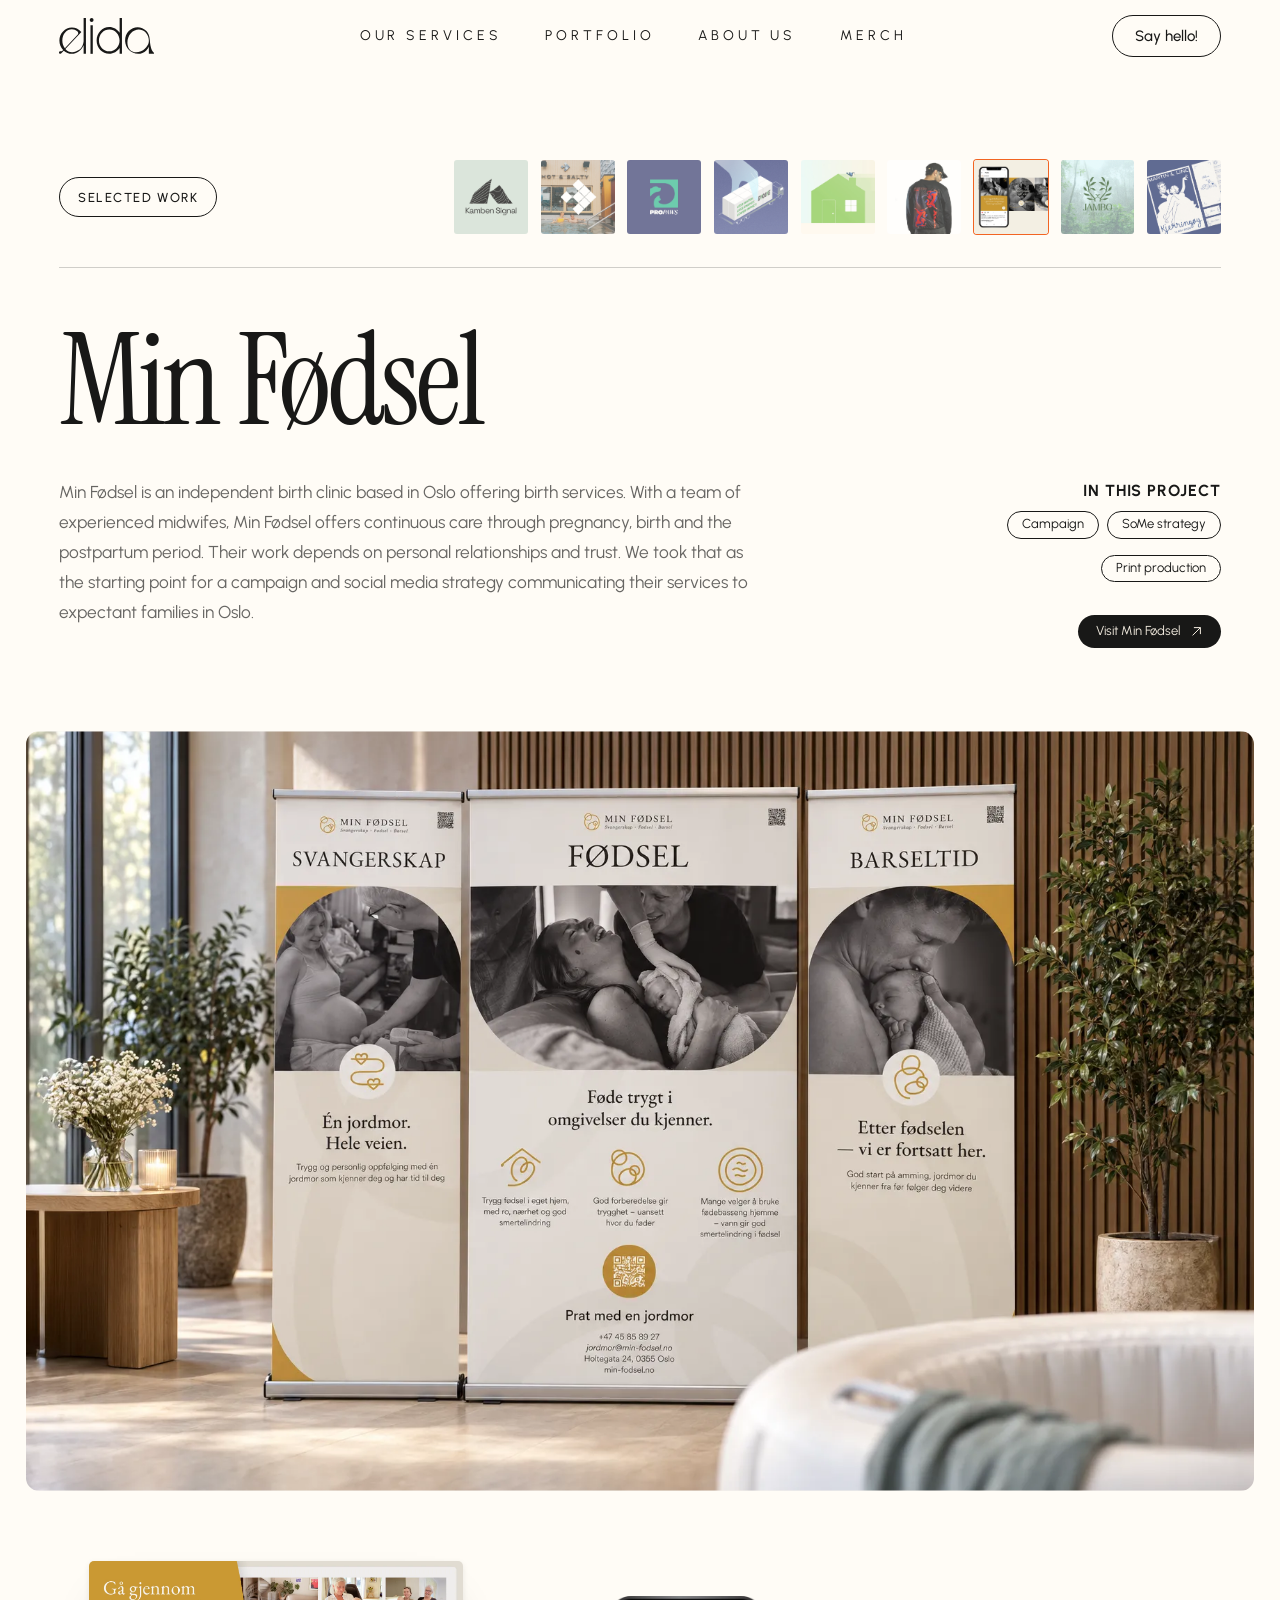
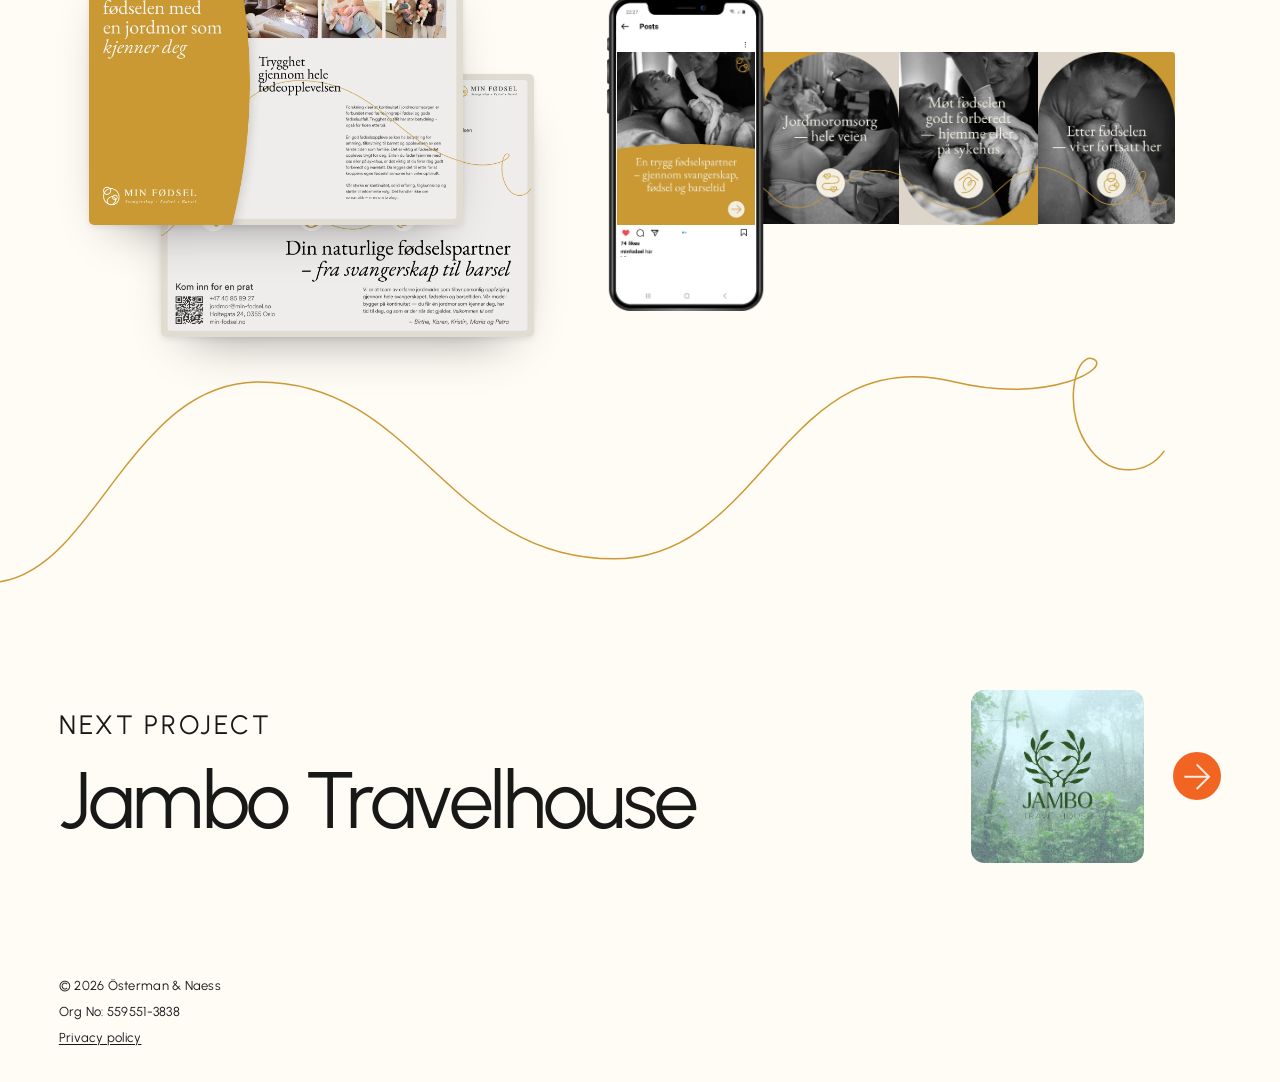
<file: work/min-fodsel.html>
<!DOCTYPE html>
<!--
  © 2026 Österman & Næss (Elida). All rights reserved.
  Design, code, copy, illustrations, photography and 3D content on this site are protected by copyright.
  No part may be copied, reproduced or reused without written permission. See /LICENSE.
-->
<html lang="en">
<head>
<meta charset="utf-8">
<meta name="viewport" content="width=device-width, initial-scale=1">
<title>Min Fødsel — Elida</title>
<meta name="copyright" content="© 2026 Österman & Næss (Elida). All rights reserved.">
<meta name="description" content="Campaign and social media strategy for Min Fødsel, an independent birth clinic in Oslo. Communication, posters and flyers by Elida.">
<link rel="canonical" href="https://helloelida.com/work/min-fodsel">
<meta property="og:title" content="Min Fødsel — Elida">
<meta property="og:description" content="Campaign and social media strategy for Min Fødsel, an independent birth clinic in Oslo. Communication, posters and flyers by Elida.">
<meta property="og:type" content="article">
<meta property="og:url" content="https://helloelida.com/work/min-fodsel">
<meta property="og:image" content="https://helloelida.com/assets/og-card.jpg">
<meta property="og:site_name" content="Elida">
<meta name="twitter:card" content="summary_large_image">
<link rel="icon" type="image/png" sizes="32x32" href="../assets/favicon-32.png">
<link rel="icon" type="image/png" sizes="192x192" href="../assets/favicon-192.png">
<link rel="apple-touch-icon" sizes="180x180" href="../assets/apple-touch-icon.png">
<link rel="stylesheet" href="../assets/fonts/fonts.css">
<link rel="stylesheet" href="../assets/site.css?v=20261123p">
<script>document.documentElement.className += " js";</script>
</head>
<body class="case">
<header class="nav" data-nav>
  <a class="nav-logo" href="../" aria-label="Elida — home"><svg class="logo" viewBox="0 0 1941.08 731.659" fill="currentColor" aria-hidden="true" focusable="false">
  <path d="M 690.145 148.308 L 642.807 148.308 L 642.807 731.49 L 690.145 731.49 L 690.145 148.308 Z" fill="currentColor" fill-rule="nonzero"></path>
  <path d="M 1238.158 302.131 C 1191.491 231.252 1113.936 184.793 1026.322 184.793 C 883.993 184.793 768.173 307.349 768.173 457.955 C 768.173 608.561 883.993 731.117 1026.322 731.117 C 1113.975 731.117 1191.491 684.616 1238.158 613.779 L 1238.158 731.492 L 1285.496 731.492 L 1285.496 0 L 1238.158 0 L 1238.158 302.131 Z M 1026.282 681.026 C 910.029 681.026 815.472 580.97 815.472 457.955 C 815.472 334.94 910.029 234.884 1026.282 234.884 C 1142.536 234.884 1237.093 334.94 1237.093 457.955 C 1237.093 580.97 1142.536 681.026 1026.282 681.026 Z" fill="currentColor" fill-rule="nonzero"></path>
  <path d="M 502.766 475.278 C 502.49 476.614 502.293 477.95 502.174 479.244 C 499.729 504.205 494.364 528.416 485.251 551.75 C 476.967 572.997 465.567 592.783 451.602 610.356 C 437.677 627.888 421.227 643.166 403.12 655.688 C 384.501 668.587 364.145 678.605 342.922 685.618 C 320.634 693.006 297.439 697.097 274.125 698.057 C 270.496 698.224 266.866 698.266 263.277 698.266 C 216.965 698.266 167.852 673.596 130.494 631.394 L 457.401 285.851 L 450.971 278.713 C 402.765 223.363 334.362 191.597 263.237 191.597 C 122.486 191.597 8.008 312.733 8.008 461.628 C 8.008 537.14 37.476 605.514 84.853 654.603 C 84.853 654.603 79.567 661.115 69.981 670.173 C 51.519 684.825 28.127 679.565 28.127 679.565 C 27.022 679.44 25.917 679.315 24.734 679.315 C 11.085 679.315 0 691.044 0 705.487 C 0 719.93 11.085 731.659 24.734 731.659 C 27.377 731.659 29.941 731.2 32.308 730.407 C 32.624 730.324 32.9 730.157 33.215 730.073 C 33.768 729.864 34.32 729.656 34.833 729.405 C 36.726 728.529 38.541 727.36 40.198 725.941 C 40.434 725.732 40.671 725.523 40.908 725.273 C 41.263 724.939 41.657 724.647 41.973 724.313 L 97.161 666.541 C 141.816 707.115 199.844 731.659 263.198 731.659 C 354.56 731.659 461.346 661.866 502.727 555.048 L 502.727 731.451 L 550.064 731.451 L 550.064 0 L 502.727 0 L 502.727 475.278 L 502.766 475.278 Z M 68.009 461.628 C 68.009 322.459 157.516 229.374 263.198 229.332 C 309.352 229.332 341.621 245.528 373.061 268.612 C 396.611 285.893 399.57 321.541 379.294 342.997 L 119.449 618.037 C 88.561 577.505 68.009 523.741 68.009 461.67 L 68.009 461.628 Z" fill="currentColor" fill-rule="nonzero"></path>
  <path d="M 666.476 0 C 645.331 0 628.211 18.116 628.211 40.49 C 628.211 62.864 645.331 80.98 666.476 80.98 C 687.62 80.98 704.74 62.864 704.74 40.49 C 704.74 18.116 687.62 0 666.476 0 Z" fill="currentColor" fill-rule="nonzero"></path>
  <path d="M 1936.861 708.741 C 1902.581 676.85 1866.249 624.672 1853.626 442.926 C 1848.458 368.708 1826.052 310.143 1785.657 267.566 C 1685.971 162.501 1524.234 162.292 1424.746 267.566 C 1374.292 320.955 1349.439 391.374 1350.149 461.501 L 1350.859 479.158 C 1355.317 541.271 1381.511 600.42 1424.746 649.425 C 1491.453 725.062 1666.286 781.623 1782.895 663.617 C 1812.678 633.479 1823.566 611.481 1834.651 584.557 L 1834.651 731.449 L 1928.814 731.449 C 1940.135 731.449 1945.382 716.63 1936.861 708.741 Z M 1832.876 496.523 C 1826.682 542.815 1795.321 585.267 1752.481 628.763 C 1678.436 703.941 1519.54 741.467 1439.223 638.656 C 1381.037 564.187 1377.724 411.16 1467.113 312.481 C 1558.12 212.049 1687.51 215.681 1765.42 291.276 C 1824.789 348.839 1842.067 427.69 1832.876 496.565 L 1832.876 496.523 Z" fill="currentColor" fill-rule="nonzero"></path></svg></a>
  <nav class="nav-links" aria-label="Main"><a href="../#services">Our services</a><a href="../#work">Portfolio</a><a href="../#studio">About us</a><a href="/merch/">Merch</a></nav>
  <a class="pill pill-light nav-cta" href="mailto:contact@helloelida.com" data-magnet>Say hello!</a>
  <button class="nav-burger" type="button" aria-label="Menu" aria-expanded="false" data-burger><span></span><span></span></button>
</header>
<div class="menu" data-menu><a href="../#services">Our services</a><a href="../#work">Portfolio</a><a href="../#studio">About us</a><a href="/merch/">Merch</a><a class="menu-mail" href="mailto:contact@helloelida.com">contact@helloelida.com</a></div>
<main class="case">
<section class="case-head" data-theme="light">
  <div class="wrap">
    <div class="case-top">
      <a class="pill pill-dark pill-label" href="../#work" data-reveal data-magnet>Selected work</a>
      <nav class="case-thumbs" aria-label="All projects" data-reveal style="--i:1">
      <a class="ct" href="kamben-signal"><img src="../assets/09-kamben.webp" alt="Kamben Signal"></a>
      <a class="ct" href="hot-salty"><img src="../assets/03-hotsalty.webp" alt="Ramsalt Hot &amp; Salty"></a>
      <a class="ct" href="propaws"><img src="../assets/01-propaws.webp" alt="ProPAWS"></a>
      <a class="ct" href="evolve"><img src="../assets/07-evolve.webp" alt="National Gypsum"></a>
      <a class="ct" href="why-cellulose"><img src="../assets/08-greenfiber.webp" alt="Greenfiber"></a>
      <a class="ct" href="catch-the-fox"><img src="../assets/06-ctf.webp" alt="Catch the Fox"></a>
      <span class="ct is-current" aria-current="page"><img src="../assets/05-minfodsel.webp" alt="Min fødsel (this project)"></span>
      <a class="ct" href="jambo"><img src="../assets/02-jambo.webp" alt="Jambo Travelhouse"></a>
      <a class="ct" href="wedding"><img src="../assets/04-wedding.webp" alt="Wedding design"></a>
    </nav>
    </div>
    <h1 class="case-h1" data-lines><span class="ln"><span class="ln-in">Min Fødsel</span></span></h1>
    <div class="case-intro" data-reveal style="--i:1">
      <p class="case-p">Min Fødsel is an independent birth clinic based in Oslo offering birth services. With a team of experienced midwifes, Min Fødsel offers continuous care through pregnancy, birth and the postpartum period. Their work depends on personal relationships and trust. We took that as the starting point for a campaign and social media strategy communicating their services to expectant families in Oslo.</p>
      <div class="case-right"><div class="case-deliv"><p class="case-deliv-h">In this project</p><ul class="case-tags"><li class="case-tag">Campaign</li><li class="case-tag">SoMe strategy</li><li class="case-br" aria-hidden="true"></li><li class="case-tag">Print production</li></ul></div><div class="case-visit"><a class="case-visit-a" href="https://www.min-fodsel.no/no/" target="_blank" rel="noopener">Visit Min Fødsel <svg viewBox="0 0 40 40" fill="none" stroke="currentColor" stroke-width="1" aria-hidden="true"><path vector-effect="non-scaling-stroke" d="M8 32 32 8M12 8h20v20"></path></svg></a></div></div>
    </div>
  </div>
</section>
<section class="case-tint" style="--proj-bg:#FFFCF6">
  <div class="case-cover-sec" data-theme="light">
    <figure class="case-cover clip-in" data-clip style="--car:1844 / 1140;--zoom:1.011;--pos:50% 50%">
      <img src="../assets/work/minfodsel-cover.webp" alt="Three Min Fødsel roll-up banners at Babymessen">
    </figure>
  </div>
  <div class="mock-stage" data-theme="light" style="--ar:1920 / 1079">
    <figure class="mock flyer flyer-under" data-in style="--l:12.6%;--t:25.49%;--w:29.11%;--d:.1s"><img src="../assets/work/minfodsel-flyer-2.webp" alt="Min Fødsel flyer: Din naturlige fødselspartner"></figure>
    <figure class="mock flyer flyer-over" data-in style="--l:6.93%;--t:9.73%;--w:29.27%;--d:.3s"><img src="../assets/work/minfodsel-flyer-1.webp" alt="Min Fødsel flyer: Gå gjennom fødselen med en jordmor som kjenner deg"></figure>
    <div class="mock-group carousel" style="--l:47.4%;--t:14.64%;--w:44.38%;--car:852 / 473.686">
      <figure class="mock cpart post" data-in style="--l:27.36%;--t:17.9%;--w:24.13%;--d:.6s"><img src="../assets/work/minfodsel-post-2.webp" alt=""></figure>
      <figure class="mock cpart post" data-in style="--l:51.49%;--t:17.9%;--w:24.38%;--d:.8s"><img src="../assets/work/minfodsel-post-3.webp" alt=""></figure>
      <figure class="mock cpart post post-end" data-in style="--l:75.87%;--t:17.9%;--w:24.13%;--d:1s"><img src="../assets/work/minfodsel-post-4.webp" alt=""></figure>
      <figure class="mock cpart m-rise" data-in style="--l:0%;--t:0%;--w:27.86%;--d:.2s"><img src="../assets/work/hotsalty-phone.webp" alt="Phone"><span class="ig-hide" style="--l:6.53%;--t:13.09%;--w:75.3%;--h:4.76%"></span><span class="ig-hide" style="--l:6.53%;--t:82.79%;--w:84.9%;--h:10.78%"></span></figure>
      <figure class="mock cpart m-fade" data-in style="--l:1.74%;--t:17.9%;--w:24.38%;--d:.45s"><img src="../assets/work/minfodsel-post-1.webp" alt="Min Fødsel Instagram carousel"></figure>
    </div>
    <div class="mock line" data-in style="--l:0%;--t:65.06%;--w:90.89%"><svg class="gold-line" viewBox="0 0 1745 333" fill="none" aria-hidden="true"><path pathLength="1" vector-effect="non-scaling-stroke" stroke="#CC9934" stroke-width="1.5" stroke-linecap="round" d="M 0.142 333.99 C 36.416 328.788 66.792 307.31 94.929 278.196 C 123.053 249.094 149.067 212.221 176.532 176.116 C 231.553 103.785 292.447 34.488 388.488 34.488 C 507.721 34.488 577.723 100.52 649.461 166.868 C 721.167 233.187 794.577 299.781 920.44 299.781 C 1034.077 299.781 1097.674 217.325 1164.953 143.284 C 1198.646 106.205 1233.264 71.207 1275.581 49.366 C 1317.852 27.549 1367.865 18.833 1432.41 34.46 C 1503.949 51.78 1563.105 46.006 1600.653 34.629 C 1619.401 28.949 1632.854 21.843 1639.75 15.442 C 1643.161 12.276 1645.176 9.089 1645.114 6.184 C 1645.048 3.106 1642.71 0.88 1638.779 -0.409 C 1635.296 -1.551 1631.886 -0.998 1628.747 0.895 C 1625.637 2.771 1622.801 5.952 1620.333 10.086 C 1615.396 18.357 1611.786 30.683 1610.446 44.962 C 1607.767 73.525 1614.148 110.245 1637.698 138.597 C 1670.066 177.562 1721.276 173.002 1745.815 138.537"></path></svg></div>
  </div>
</section>
<a class="case-next" href="jambo" data-theme="light">
  <span class="case-next-in"><span class="label-lg">Next project</span><span class="case-next-name">Jambo Travelhouse</span></span>
  <span class="case-next-end"><img src="../assets/02-jambo.webp" alt=""><span class="circ circ-orange"><svg viewBox="0 0 40 40" fill="none" stroke="currentColor" stroke-width="2" aria-hidden="true"><path vector-effect="non-scaling-stroke" d="M2 20h36M20 2l18 18-18 18"></path></svg></span></span>
</a>
</main>
<footer class="foot" data-theme="light"><div class="wrap"><p>© 2026 Österman &amp; Naess</p><p>Org No: 559551-3838</p><p><a class="foot-link" href="/privacy">Privacy policy</a></p></div></footer>
<script src="../assets/site.js?v=20261026"></script>
</body>
</html>
</file>
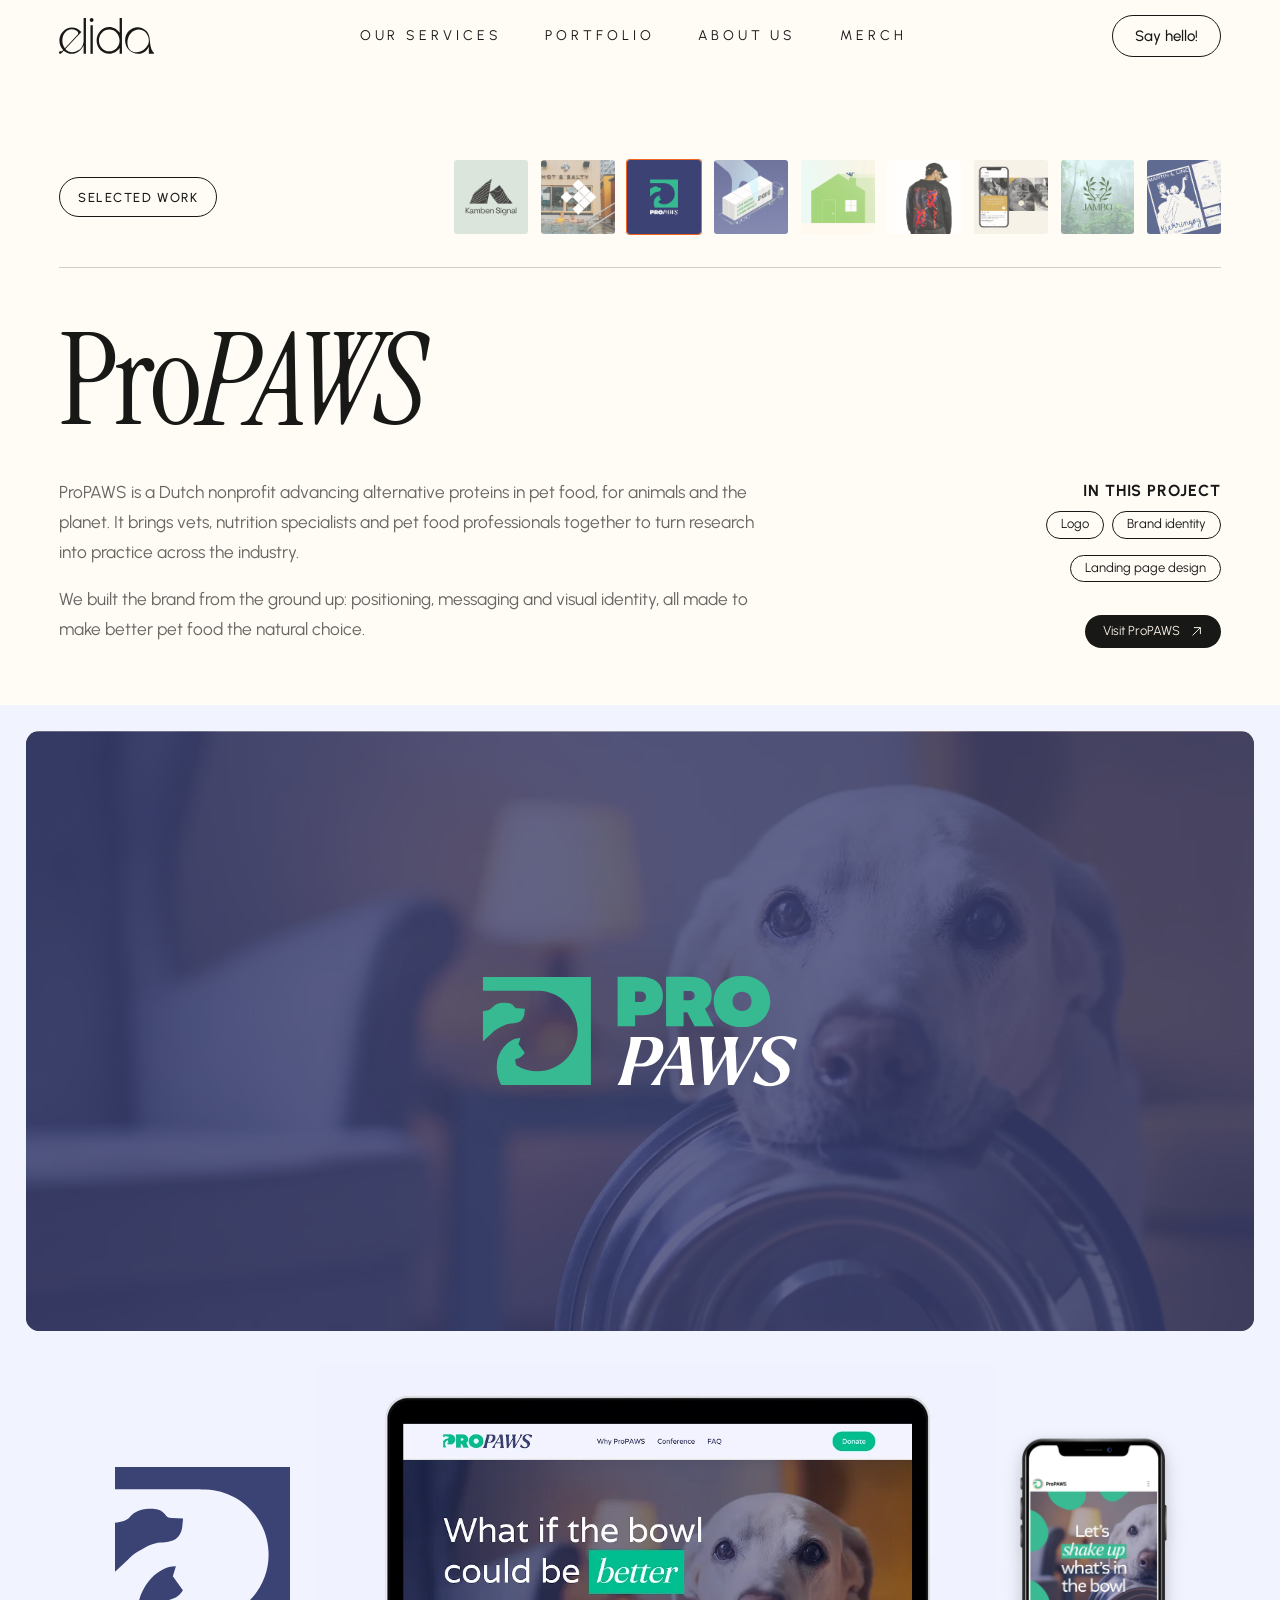
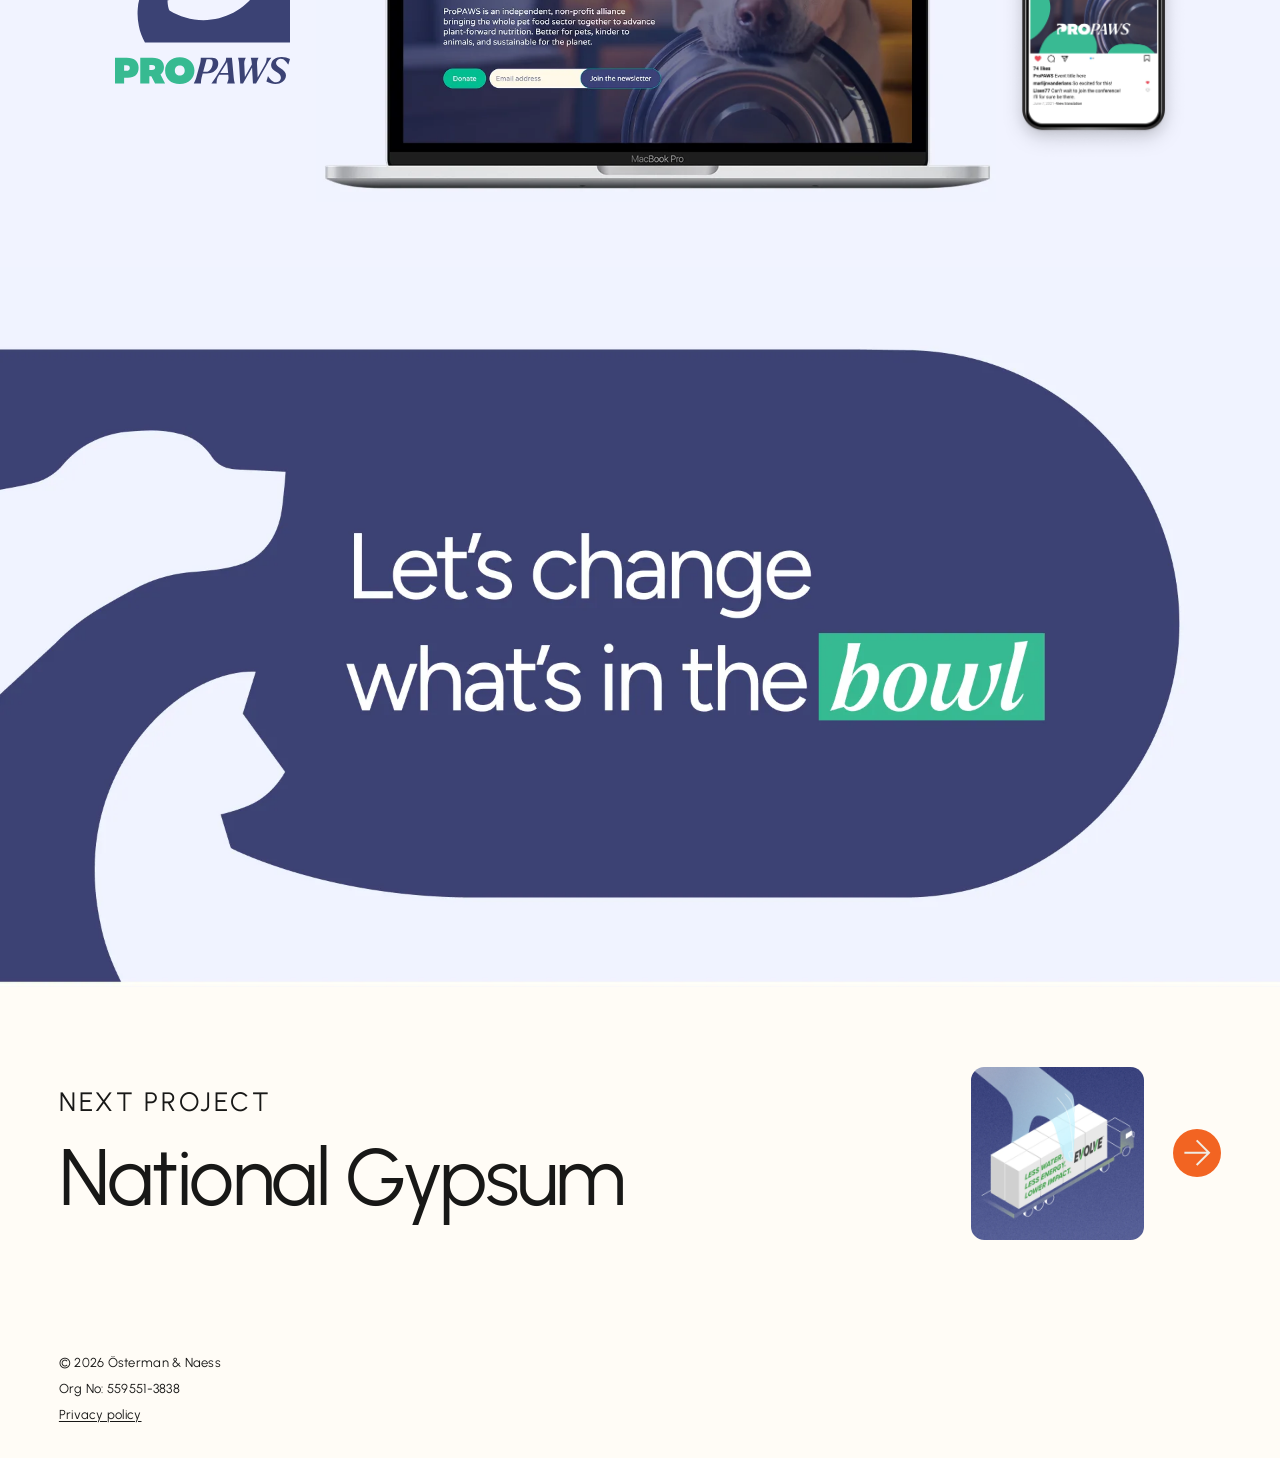
<file: work/propaws.html>
<!DOCTYPE html>
<!--
  © 2026 Österman & Næss (Elida). All rights reserved.
  Design, code, copy, illustrations, photography and 3D content on this site are protected by copyright.
  No part may be copied, reproduced or reused without written permission. See /LICENSE.
-->
<html lang="en">
<head>
<meta charset="utf-8">
<meta name="viewport" content="width=device-width, initial-scale=1">
<title>ProPAWS — Elida</title>
<meta name="copyright" content="© 2026 Österman & Næss (Elida). All rights reserved.">
<meta name="description" content="Brand identity for ProPAWS, a Dutch nonprofit advancing alternative proteins in pet food. Positioning, messaging, logo and visual identity by Elida.">
<link rel="canonical" href="https://helloelida.com/work/propaws">
<meta property="og:title" content="ProPAWS — Elida">
<meta property="og:description" content="Brand identity for ProPAWS, a Dutch nonprofit advancing alternative proteins in pet food. Positioning, messaging, logo and visual identity by Elida.">
<meta property="og:type" content="article">
<meta property="og:url" content="https://helloelida.com/work/propaws">
<meta property="og:image" content="https://helloelida.com/assets/og-card.jpg">
<meta property="og:site_name" content="Elida">
<meta name="twitter:card" content="summary_large_image">
<link rel="icon" type="image/png" sizes="32x32" href="../assets/favicon-32.png">
<link rel="icon" type="image/png" sizes="192x192" href="../assets/favicon-192.png">
<link rel="apple-touch-icon" sizes="180x180" href="../assets/apple-touch-icon.png">
<link rel="stylesheet" href="../assets/fonts/fonts.css">
<link rel="stylesheet" href="../assets/site.css?v=20261123p">
<script>document.documentElement.className += " js";</script>
</head>
<body class="case">
<header class="nav" data-nav>
  <a class="nav-logo" href="../" aria-label="Elida — home"><svg class="logo" viewBox="0 0 1941.08 731.659" fill="currentColor" aria-hidden="true" focusable="false">
  <path d="M 690.145 148.308 L 642.807 148.308 L 642.807 731.49 L 690.145 731.49 L 690.145 148.308 Z" fill="currentColor" fill-rule="nonzero"></path>
  <path d="M 1238.158 302.131 C 1191.491 231.252 1113.936 184.793 1026.322 184.793 C 883.993 184.793 768.173 307.349 768.173 457.955 C 768.173 608.561 883.993 731.117 1026.322 731.117 C 1113.975 731.117 1191.491 684.616 1238.158 613.779 L 1238.158 731.492 L 1285.496 731.492 L 1285.496 0 L 1238.158 0 L 1238.158 302.131 Z M 1026.282 681.026 C 910.029 681.026 815.472 580.97 815.472 457.955 C 815.472 334.94 910.029 234.884 1026.282 234.884 C 1142.536 234.884 1237.093 334.94 1237.093 457.955 C 1237.093 580.97 1142.536 681.026 1026.282 681.026 Z" fill="currentColor" fill-rule="nonzero"></path>
  <path d="M 502.766 475.278 C 502.49 476.614 502.293 477.95 502.174 479.244 C 499.729 504.205 494.364 528.416 485.251 551.75 C 476.967 572.997 465.567 592.783 451.602 610.356 C 437.677 627.888 421.227 643.166 403.12 655.688 C 384.501 668.587 364.145 678.605 342.922 685.618 C 320.634 693.006 297.439 697.097 274.125 698.057 C 270.496 698.224 266.866 698.266 263.277 698.266 C 216.965 698.266 167.852 673.596 130.494 631.394 L 457.401 285.851 L 450.971 278.713 C 402.765 223.363 334.362 191.597 263.237 191.597 C 122.486 191.597 8.008 312.733 8.008 461.628 C 8.008 537.14 37.476 605.514 84.853 654.603 C 84.853 654.603 79.567 661.115 69.981 670.173 C 51.519 684.825 28.127 679.565 28.127 679.565 C 27.022 679.44 25.917 679.315 24.734 679.315 C 11.085 679.315 0 691.044 0 705.487 C 0 719.93 11.085 731.659 24.734 731.659 C 27.377 731.659 29.941 731.2 32.308 730.407 C 32.624 730.324 32.9 730.157 33.215 730.073 C 33.768 729.864 34.32 729.656 34.833 729.405 C 36.726 728.529 38.541 727.36 40.198 725.941 C 40.434 725.732 40.671 725.523 40.908 725.273 C 41.263 724.939 41.657 724.647 41.973 724.313 L 97.161 666.541 C 141.816 707.115 199.844 731.659 263.198 731.659 C 354.56 731.659 461.346 661.866 502.727 555.048 L 502.727 731.451 L 550.064 731.451 L 550.064 0 L 502.727 0 L 502.727 475.278 L 502.766 475.278 Z M 68.009 461.628 C 68.009 322.459 157.516 229.374 263.198 229.332 C 309.352 229.332 341.621 245.528 373.061 268.612 C 396.611 285.893 399.57 321.541 379.294 342.997 L 119.449 618.037 C 88.561 577.505 68.009 523.741 68.009 461.67 L 68.009 461.628 Z" fill="currentColor" fill-rule="nonzero"></path>
  <path d="M 666.476 0 C 645.331 0 628.211 18.116 628.211 40.49 C 628.211 62.864 645.331 80.98 666.476 80.98 C 687.62 80.98 704.74 62.864 704.74 40.49 C 704.74 18.116 687.62 0 666.476 0 Z" fill="currentColor" fill-rule="nonzero"></path>
  <path d="M 1936.861 708.741 C 1902.581 676.85 1866.249 624.672 1853.626 442.926 C 1848.458 368.708 1826.052 310.143 1785.657 267.566 C 1685.971 162.501 1524.234 162.292 1424.746 267.566 C 1374.292 320.955 1349.439 391.374 1350.149 461.501 L 1350.859 479.158 C 1355.317 541.271 1381.511 600.42 1424.746 649.425 C 1491.453 725.062 1666.286 781.623 1782.895 663.617 C 1812.678 633.479 1823.566 611.481 1834.651 584.557 L 1834.651 731.449 L 1928.814 731.449 C 1940.135 731.449 1945.382 716.63 1936.861 708.741 Z M 1832.876 496.523 C 1826.682 542.815 1795.321 585.267 1752.481 628.763 C 1678.436 703.941 1519.54 741.467 1439.223 638.656 C 1381.037 564.187 1377.724 411.16 1467.113 312.481 C 1558.12 212.049 1687.51 215.681 1765.42 291.276 C 1824.789 348.839 1842.067 427.69 1832.876 496.565 L 1832.876 496.523 Z" fill="currentColor" fill-rule="nonzero"></path></svg></a>
  <nav class="nav-links" aria-label="Main"><a href="../#services">Our services</a><a href="../#work">Portfolio</a><a href="../#studio">About us</a><a href="/merch/">Merch</a></nav>
  <a class="pill pill-light nav-cta" href="mailto:contact@helloelida.com" data-magnet>Say hello!</a>
  <button class="nav-burger" type="button" aria-label="Menu" aria-expanded="false" data-burger><span></span><span></span></button>
</header>
<div class="menu" data-menu><a href="../#services">Our services</a><a href="../#work">Portfolio</a><a href="../#studio">About us</a><a href="/merch/">Merch</a><a class="menu-mail" href="mailto:contact@helloelida.com">contact@helloelida.com</a></div>
<main class="case">
<section class="case-head" data-theme="light">
  <div class="wrap">
    <div class="case-top">
      <a class="pill pill-dark pill-label" href="../#work" data-reveal data-magnet>Selected work</a>
      <nav class="case-thumbs" aria-label="All projects" data-reveal style="--i:1">
      <a class="ct" href="kamben-signal"><img src="../assets/09-kamben.webp" alt="Kamben Signal"></a>
      <a class="ct" href="hot-salty"><img src="../assets/03-hotsalty.webp" alt="Ramsalt Hot &amp; Salty"></a>
      <span class="ct is-current" aria-current="page"><img src="../assets/01-propaws.webp" alt="ProPAWS (this project)"></span>
      <a class="ct" href="evolve"><img src="../assets/07-evolve.webp" alt="National Gypsum"></a>
      <a class="ct" href="why-cellulose"><img src="../assets/08-greenfiber.webp" alt="Greenfiber"></a>
      <a class="ct" href="catch-the-fox"><img src="../assets/06-ctf.webp" alt="Catch the Fox"></a>
      <a class="ct" href="min-fodsel"><img src="../assets/05-minfodsel.webp" alt="Min fødsel"></a>
      <a class="ct" href="jambo"><img src="../assets/02-jambo.webp" alt="Jambo Travelhouse"></a>
      <a class="ct" href="wedding"><img src="../assets/04-wedding.webp" alt="Wedding design"></a>
    </nav>
    </div>
    <h1 class="case-h1" data-lines><span class="ln"><span class="ln-in">Pro<em>PAWS</em></span></span></h1>
    <div class="case-intro" data-reveal style="--i:1">
      <div class="case-p"><p>ProPAWS is a Dutch nonprofit advancing alternative proteins in pet food, for animals and the planet. It brings vets, nutrition specialists and pet food professionals together to turn research into practice across the industry.</p><p>We built the brand from the ground up: positioning, messaging and visual identity, all made to make better pet food the natural choice.</p></div>
      <div class="case-right"><div class="case-deliv"><p class="case-deliv-h">In this project</p><ul class="case-tags"><li class="case-tag">Logo</li><li class="case-tag">Brand identity</li><li class="case-br" aria-hidden="true"></li><li class="case-tag">Landing page design</li></ul></div><div class="case-visit"><a class="case-visit-a" href="https://www.propaws.org/" target="_blank" rel="noopener">Visit ProPAWS <svg viewBox="0 0 40 40" fill="none" stroke="currentColor" stroke-width="1" aria-hidden="true"><path vector-effect="non-scaling-stroke" d="M8 32 32 8M12 8h20v20"></path></svg></a></div></div>
    </div>
  </div>
</section>
<section class="case-tint" style="--proj-bg:#F1F3FF">
  <div class="case-cover-sec" data-theme="light">
    <figure class="case-cover clip-in" data-clip style="--tint:rgba(59,66,116,.8);--pos:50% 48%;--zoom:1.144;--lw:25.6%">
      <img src="../assets/work/propaws-cover.webp" alt="A dog resting its chin on a steel food bowl">
      <span class="tint"></span>
      <span class="cover-logo"><svg aria-hidden="true" focusable="false" viewBox="0 0 469.002 164.593"><g transform="translate(344.679 0.000)"><path d="M 42.132 0 C 66.677 0 84.161 16.362 84.161 37.769 C 84.161 59.177 67.902 76.435 42.132 76.435 C 16.362 76.435 0 61.08 0 37.769 C 0 16.362 17.366 0 42.132 0 Z M 42.132 23.873 C 34.068 23.873 27.905 29.589 27.905 37.995 C 27.905 47.296 34.068 52.564 42.132 52.564 C 50.196 52.564 56.253 47.296 56.253 37.995 C 56.253 29.589 50.196 23.873 42.132 23.873 Z" fill="rgb(55,186,145)" fill-rule="nonzero"></path></g><g transform="translate(273.458 1.345)"><path d="M 0 73.746 L 0 0 L 34.746 0 C 57.492 0 68.019 10.871 68.019 26.898 C 68.019 36.089 64.775 43.486 58.053 47.857 L 58.053 48.193 L 71.158 73.746 L 42.47 73.746 L 31.605 52.9 L 26.108 52.9 L 26.108 73.746 L 0 73.746 Z M 26.108 35.08 L 33.625 35.08 C 40.009 35.08 42.693 32.839 42.693 28.02 C 42.693 24.322 40.79 21.184 33.848 21.184 L 26.11 21.184 L 26.11 35.083 L 26.108 35.08 Z" fill="rgb(55,186,145)" fill-rule="nonzero"></path></g><g transform="translate(201.057 1.345)"><path d="M 0.002 0 L 33.51 0 C 56.713 0 67.682 11.545 67.682 28.58 C 67.682 46.848 56.594 57.271 36.987 57.271 L 26.108 57.271 L 26.108 73.746 L 0 73.746 L 0 0 L 0.002 0 Z M 26.11 37.769 L 33.067 37.769 C 39.568 37.769 42.369 34.968 42.369 29.7 C 42.369 26.114 40.689 22.078 32.506 22.078 L 26.11 22.078 L 26.11 37.769 Z" fill="rgb(55,186,145)" fill-rule="nonzero"></path></g><g transform="translate(0.010 39.969)"><path d="M 21.967 38.998 C 25.392 37.001 29.524 34.664 31.882 33.625 C 35.101 32.214 38.54 31.351 42.043 31.072 C 47.697 30.619 52.83 30.063 55.984 27.789 C 59.437 25.297 61.209 21.643 61.833 17.485 C 62.276 14.531 62.694 9.066 62.694 9.045 L 51.906 8.54 C 49.952 8.428 48.375 7.902 47.047 6.461 C 46.838 6.246 46.63 5.966 46.435 5.68 C 44.91 3.395 42.683 1.625 40.025 0.905 C 36.339 -0.104 33.576 -0.177 28.248 0.236 C 22.971 0.647 17.969 2.944 14.398 6.844 C 14.229 7.029 14.072 7.215 13.917 7.4 C 12.355 9.254 10.335 10.652 8.003 11.342 C 5.786 11.99 2.492 12.558 0 12.989 L 0 57.92 L 12.092 46.763 C 15.022 43.736 18.344 41.131 21.981 39.001 L 21.967 39.001 L 21.967 38.998 Z" fill="rgb(55,186,145)" fill-rule="nonzero"></path></g><g transform="translate(0.000 1.673)"><path d="M 0 0 L 0 20.422 L 70.077 20.422 C 72.512 20.422 80.29 20.586 82.57 20.586 C 82.962 20.586 83.391 20.607 83.835 20.647 C 115.923 21.881 141.562 48.275 141.562 80.668 C 141.562 113.062 114.658 140.741 81.491 140.741 C 70.025 140.741 59.318 137.529 50.21 131.951 C 48.347 127.976 48.413 122.511 48.413 122.511 C 48.413 122.511 52.45 121.615 55.409 120.165 C 60.202 117.807 62.548 113.156 62.548 113.156 L 53.272 100.391 L 56.124 91.167 C 41.337 90.641 23.046 107.348 20.989 129.964 C 20.494 135.419 20.871 140.866 21.979 146.136 C 23.06 151.798 24.975 156.224 27.593 161.269 L 161.26 161.269 L 161.26 0 L 0 0 Z" fill="rgb(55,186,145)" fill-rule="nonzero"></path></g><g transform="translate(201.057 91.420)"><path d="M 0.103 71.123 C 0.701 69.832 4.936 62.68 6.656 56.023 L 17.652 15.496 C 19.475 8.839 19.281 1.687 19.372 0.397 L 19.475 0 L 50.665 0 C 64.2 0 70.755 9.834 67.316 22.449 C 63.278 37.744 49.246 44.004 36.126 43.903 L 24.726 43.903 L 21.599 56.021 C 19.776 62.675 19.982 69.83 19.879 71.12 L 19.776 71.517 L 0 71.517 L 0.103 71.12 L 0.103 71.123 Z M 34.721 39.438 C 43.697 39.438 49.454 29.906 51.683 21.959 C 53.703 14.609 53.598 4.479 44.621 4.479 L 35.528 4.479 L 26.042 39.45 L 34.732 39.45 L 34.718 39.45 L 34.718 39.435 L 34.721 39.438 Z" fill="rgb(255,255,255)" fill-rule="nonzero"></path></g><g transform="translate(250.364 91.422)"><path d="M 0.108 71.224 C 3.118 67.542 8.641 59.803 13.969 51.06 L 38.097 12.117 C 41.316 6.953 40.52 1.19 40.415 0.296 L 40.518 0 L 56.791 0 L 61.819 55.425 C 62.431 62.281 63.435 67.246 64.932 71.221 L 64.84 71.517 L 43.228 71.517 L 43.331 71.12 C 44.035 69.63 47.955 62.18 47.357 55.324 L 46.653 47.177 L 21.509 47.177 L 18.499 52.24 C 13.575 60.481 14.382 69.328 14.382 71.019 L 14.279 71.51 L 0 71.51 L 0.103 71.214 L 0.103 71.221 L 0.108 71.224 Z M 46.228 42.817 L 43.415 11.726 L 24.315 42.817 L 46.228 42.817 Z" fill="rgb(255,255,255)" fill-rule="nonzero"></path></g><g transform="translate(324.343 91.422)"><path d="M 2.71 15.104 C 2.201 8.544 0.418 1.8 0 0.401 L 0.103 0.005 L 21.678 0.005 L 21.575 0.401 C 20.871 1.793 16.78 9.241 17.185 16.198 L 18.983 53.644 L 38.549 19.274 L 38.146 15.004 C 37.754 8.443 35.762 1.793 35.359 0.397 L 35.45 0 L 57.129 0 L 56.934 0.49 C 56.23 1.88 52.335 9.625 52.739 16.583 L 54.642 54.826 L 75.004 19.27 C 79.694 11.029 79.602 2.088 79.602 0.397 L 79.706 0 L 92.891 0 L 92.788 0.397 C 91.889 1.586 85.986 8.738 82.3 15.201 L 50.057 71.519 L 41.459 71.519 L 38.969 27.022 L 13.8 71.519 L 6.114 71.519 L 2.726 15.1 L 2.712 15.1 L 2.712 15.107 L 2.71 15.104 Z" fill="rgb(255,255,255)" fill-rule="nonzero"></path></g><g transform="translate(403.248 89.786)"><path d="M 0.002 68.127 L 4.315 53.018 L 4.824 53.018 C 9.436 59.975 17.265 70.506 27.309 70.117 C 32.325 69.821 37.939 67.233 39.751 60.876 C 41.965 53.424 37.745 47.461 28.222 41.79 C 16.275 34.734 10.555 27.577 14.164 16.642 C 17.472 6.602 27.009 0.444 41.262 0.043 C 49.795 -0.353 58.433 2.033 65.753 5.212 L 61.232 20.617 L 60.737 20.617 C 56.528 14.751 49.703 4.124 39.657 4.419 C 34.028 4.715 29.118 8.197 27.41 13.364 C 25.012 21.019 30.915 25.69 39.357 30.757 C 50.001 37.214 57.126 44.871 53.609 56.596 C 50.705 66.536 40.555 74.392 25.913 74.784 C 17.681 75.08 8.939 72.405 0.014 68.122 L 0 68.122 L 0 68.129 L 0.002 68.127 Z" fill="rgb(255,255,255)" fill-rule="nonzero"></path></g></svg></span>
    </figure>
  </div>
  <div class="mock-stage" data-theme="light" style="--ar:1920 / 803">
    <figure class="mock m-rise" data-in style="--l:24.69%;--t:6.25%;--w:53.13%;--d:.1s"><img src="../assets/work/propaws-laptop.webp" alt="ProPAWS landing page on a laptop"></figure>
    <figure class="mock m-fade" data-in style="--l:8.96%;--t:25.4%;--w:13.68%;--d:.45s"><img src="../assets/work/propaws-logo.svg" alt="ProPAWS logo"></figure>
    <figure class="mock m-slide" data-in style="--l:77.86%;--t:17.1%;--w:15.1%;--d:.6s"><img src="../assets/work/propaws-phone.webp" alt="ProPAWS Instagram post on a phone"></figure>
  </div>
  <figure class="case-wide clip-in" data-clip data-theme="dark"><img src="../assets/work/propaws-keyvisual.webp" alt="Key visual: Let’s change what’s in the bowl"></figure>
</section>
<a class="case-next" href="evolve" data-theme="light">
  <span class="case-next-in"><span class="label-lg">Next project</span><span class="case-next-name">National Gypsum</span></span>
  <span class="case-next-end"><img src="../assets/07-evolve.webp" alt=""><span class="circ circ-orange"><svg viewBox="0 0 40 40" fill="none" stroke="currentColor" stroke-width="2" aria-hidden="true"><path vector-effect="non-scaling-stroke" d="M2 20h36M20 2l18 18-18 18"></path></svg></span></span>
</a>
</main>
<footer class="foot" data-theme="light"><div class="wrap"><p>© 2026 Österman &amp; Naess</p><p>Org No: 559551-3838</p><p><a class="foot-link" href="/privacy">Privacy policy</a></p></div></footer>
<script src="../assets/site.js?v=20261026"></script>
</body>
</html>
</file>
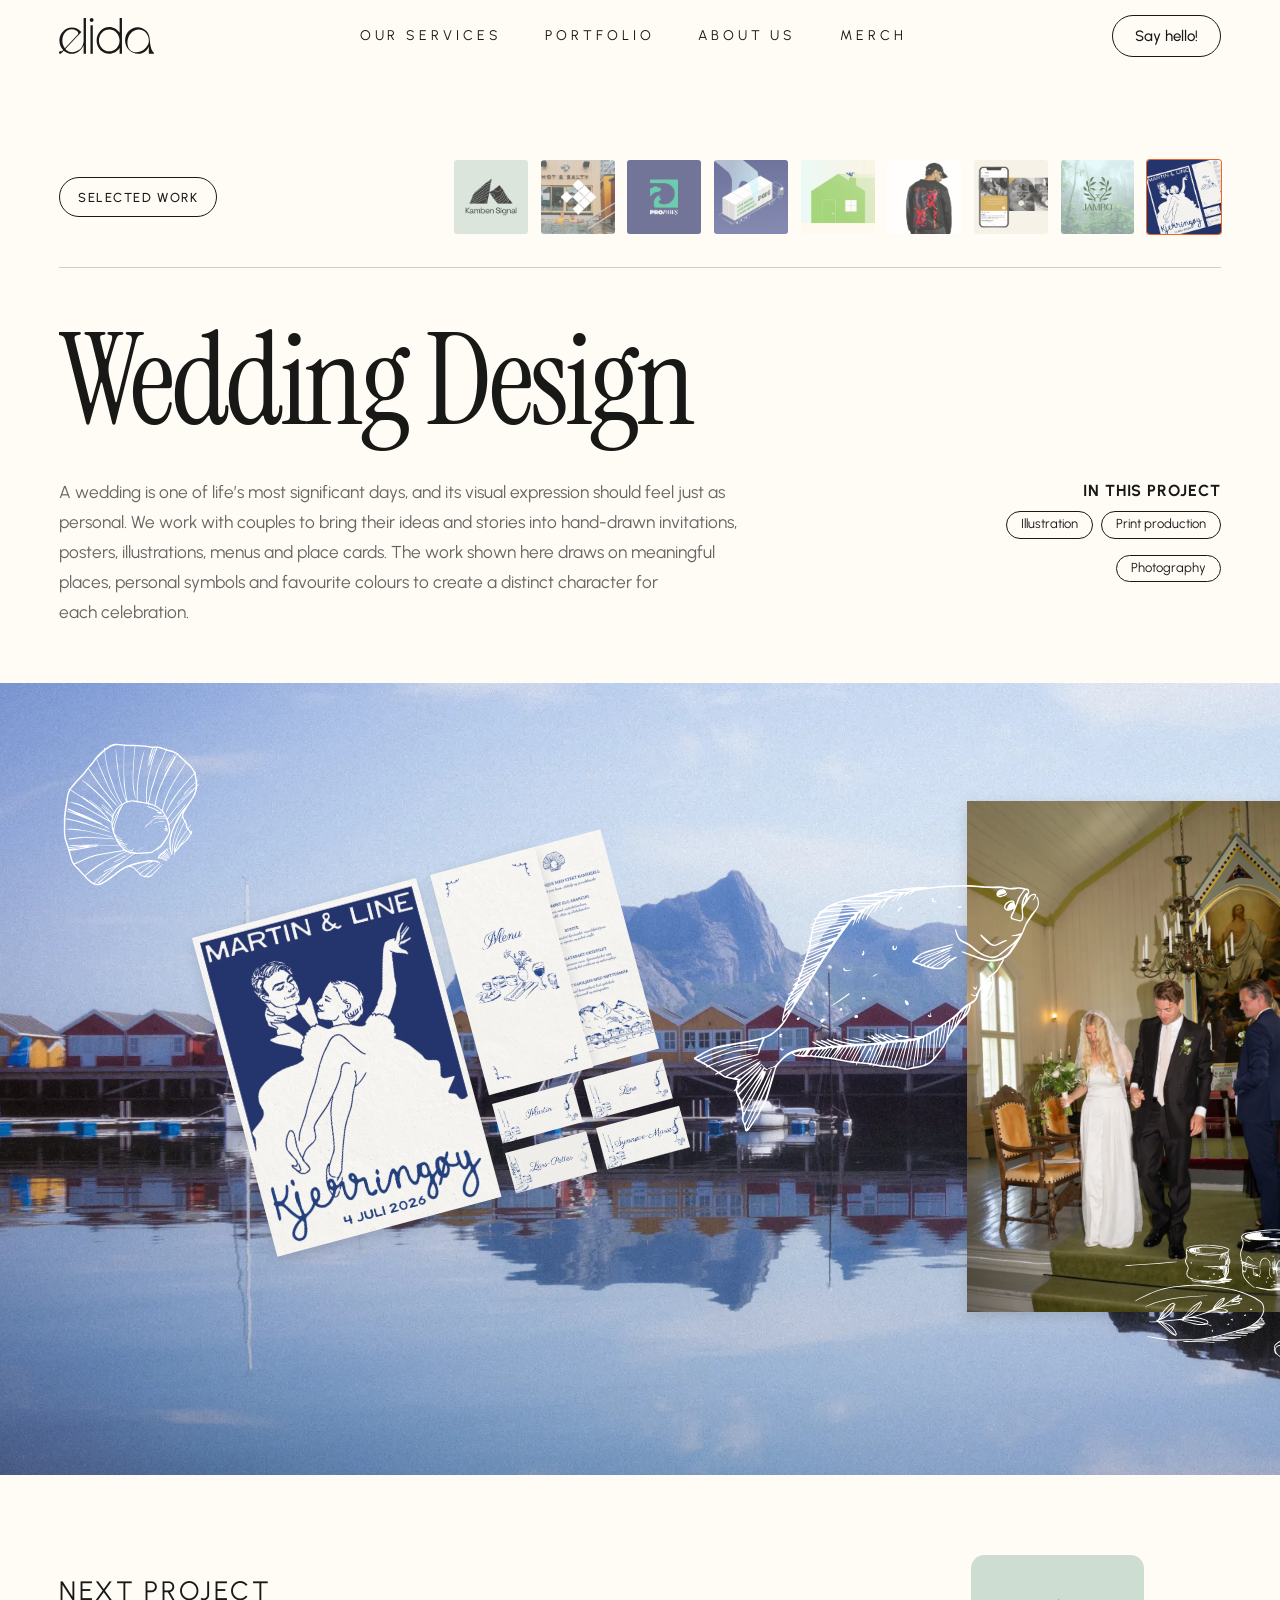
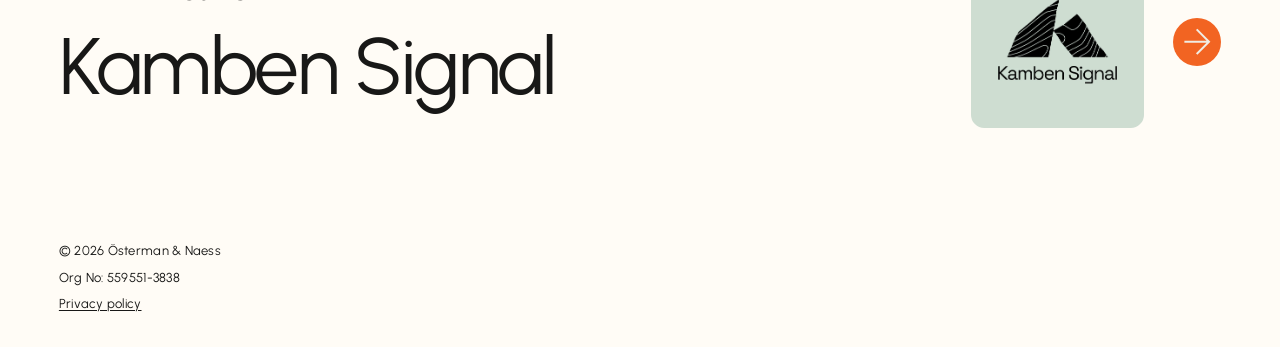
<file: work/wedding.html>
<!DOCTYPE html>
<!--
  © 2026 Österman & Næss (Elida). All rights reserved.
  Design, code, copy, illustrations, photography and 3D content on this site are protected by copyright.
  No part may be copied, reproduced or reused without written permission. See /LICENSE.
-->
<html lang="en">
<head>
<meta charset="utf-8">
<meta name="viewport" content="width=device-width, initial-scale=1">
<title>Wedding Design — Elida</title>
<meta name="copyright" content="© 2026 Österman & Næss (Elida). All rights reserved.">
<meta name="description" content="Hand-drawn wedding identities: illustrated invitations, maps, menus and place cards, plus photography. By Elida.">
<link rel="canonical" href="https://helloelida.com/work/wedding">
<meta property="og:title" content="Wedding design — Elida">
<meta property="og:description" content="Hand-drawn wedding identities: illustrated invitations, maps, menus and place cards, plus photography. By Elida.">
<meta property="og:type" content="article">
<meta property="og:url" content="https://helloelida.com/work/wedding">
<meta property="og:image" content="https://helloelida.com/assets/og-card.jpg">
<meta property="og:site_name" content="Elida">
<meta name="twitter:card" content="summary_large_image">
<link rel="icon" type="image/png" sizes="32x32" href="../assets/favicon-32.png">
<link rel="icon" type="image/png" sizes="192x192" href="../assets/favicon-192.png">
<link rel="apple-touch-icon" sizes="180x180" href="../assets/apple-touch-icon.png">
<link rel="stylesheet" href="../assets/fonts/fonts.css">
<link rel="stylesheet" href="../assets/site.css?v=20261123p">
<link rel="prefetch" as="image" href="../assets/work/wed-shell.svg">
<link rel="prefetch" as="image" href="../assets/work/wed-fish.svg">
<link rel="prefetch" as="image" href="../assets/work/wed-table.svg">
<link rel="prefetch" as="image" href="../assets/work/wed-gulls.svg">
<script>document.documentElement.className += " js";</script>
</head>
<body class="case">
<header class="nav" data-nav>
  <a class="nav-logo" href="../" aria-label="Elida — home"><svg class="logo" viewBox="0 0 1941.08 731.659" fill="currentColor" aria-hidden="true" focusable="false">
  <path d="M 690.145 148.308 L 642.807 148.308 L 642.807 731.49 L 690.145 731.49 L 690.145 148.308 Z" fill="currentColor" fill-rule="nonzero"></path>
  <path d="M 1238.158 302.131 C 1191.491 231.252 1113.936 184.793 1026.322 184.793 C 883.993 184.793 768.173 307.349 768.173 457.955 C 768.173 608.561 883.993 731.117 1026.322 731.117 C 1113.975 731.117 1191.491 684.616 1238.158 613.779 L 1238.158 731.492 L 1285.496 731.492 L 1285.496 0 L 1238.158 0 L 1238.158 302.131 Z M 1026.282 681.026 C 910.029 681.026 815.472 580.97 815.472 457.955 C 815.472 334.94 910.029 234.884 1026.282 234.884 C 1142.536 234.884 1237.093 334.94 1237.093 457.955 C 1237.093 580.97 1142.536 681.026 1026.282 681.026 Z" fill="currentColor" fill-rule="nonzero"></path>
  <path d="M 502.766 475.278 C 502.49 476.614 502.293 477.95 502.174 479.244 C 499.729 504.205 494.364 528.416 485.251 551.75 C 476.967 572.997 465.567 592.783 451.602 610.356 C 437.677 627.888 421.227 643.166 403.12 655.688 C 384.501 668.587 364.145 678.605 342.922 685.618 C 320.634 693.006 297.439 697.097 274.125 698.057 C 270.496 698.224 266.866 698.266 263.277 698.266 C 216.965 698.266 167.852 673.596 130.494 631.394 L 457.401 285.851 L 450.971 278.713 C 402.765 223.363 334.362 191.597 263.237 191.597 C 122.486 191.597 8.008 312.733 8.008 461.628 C 8.008 537.14 37.476 605.514 84.853 654.603 C 84.853 654.603 79.567 661.115 69.981 670.173 C 51.519 684.825 28.127 679.565 28.127 679.565 C 27.022 679.44 25.917 679.315 24.734 679.315 C 11.085 679.315 0 691.044 0 705.487 C 0 719.93 11.085 731.659 24.734 731.659 C 27.377 731.659 29.941 731.2 32.308 730.407 C 32.624 730.324 32.9 730.157 33.215 730.073 C 33.768 729.864 34.32 729.656 34.833 729.405 C 36.726 728.529 38.541 727.36 40.198 725.941 C 40.434 725.732 40.671 725.523 40.908 725.273 C 41.263 724.939 41.657 724.647 41.973 724.313 L 97.161 666.541 C 141.816 707.115 199.844 731.659 263.198 731.659 C 354.56 731.659 461.346 661.866 502.727 555.048 L 502.727 731.451 L 550.064 731.451 L 550.064 0 L 502.727 0 L 502.727 475.278 L 502.766 475.278 Z M 68.009 461.628 C 68.009 322.459 157.516 229.374 263.198 229.332 C 309.352 229.332 341.621 245.528 373.061 268.612 C 396.611 285.893 399.57 321.541 379.294 342.997 L 119.449 618.037 C 88.561 577.505 68.009 523.741 68.009 461.67 L 68.009 461.628 Z" fill="currentColor" fill-rule="nonzero"></path>
  <path d="M 666.476 0 C 645.331 0 628.211 18.116 628.211 40.49 C 628.211 62.864 645.331 80.98 666.476 80.98 C 687.62 80.98 704.74 62.864 704.74 40.49 C 704.74 18.116 687.62 0 666.476 0 Z" fill="currentColor" fill-rule="nonzero"></path>
  <path d="M 1936.861 708.741 C 1902.581 676.85 1866.249 624.672 1853.626 442.926 C 1848.458 368.708 1826.052 310.143 1785.657 267.566 C 1685.971 162.501 1524.234 162.292 1424.746 267.566 C 1374.292 320.955 1349.439 391.374 1350.149 461.501 L 1350.859 479.158 C 1355.317 541.271 1381.511 600.42 1424.746 649.425 C 1491.453 725.062 1666.286 781.623 1782.895 663.617 C 1812.678 633.479 1823.566 611.481 1834.651 584.557 L 1834.651 731.449 L 1928.814 731.449 C 1940.135 731.449 1945.382 716.63 1936.861 708.741 Z M 1832.876 496.523 C 1826.682 542.815 1795.321 585.267 1752.481 628.763 C 1678.436 703.941 1519.54 741.467 1439.223 638.656 C 1381.037 564.187 1377.724 411.16 1467.113 312.481 C 1558.12 212.049 1687.51 215.681 1765.42 291.276 C 1824.789 348.839 1842.067 427.69 1832.876 496.565 L 1832.876 496.523 Z" fill="currentColor" fill-rule="nonzero"></path></svg></a>
  <nav class="nav-links" aria-label="Main"><a href="../#services">Our services</a><a href="../#work">Portfolio</a><a href="../#studio">About us</a><a href="/merch/">Merch</a></nav>
  <a class="pill pill-light nav-cta" href="mailto:contact@helloelida.com" data-magnet>Say hello!</a>
  <button class="nav-burger" type="button" aria-label="Menu" aria-expanded="false" data-burger><span></span><span></span></button>
</header>
<div class="menu" data-menu><a href="../#services">Our services</a><a href="../#work">Portfolio</a><a href="../#studio">About us</a><a href="/merch/">Merch</a><a class="menu-mail" href="mailto:contact@helloelida.com">contact@helloelida.com</a></div>
<main class="case">
<section class="case-head" data-theme="light">
  <div class="wrap">
    <div class="case-top">
      <a class="pill pill-dark pill-label" href="../#work" data-reveal data-magnet>Selected work</a>
      <nav class="case-thumbs" aria-label="All projects" data-reveal style="--i:1">
      <a class="ct" href="kamben-signal"><img src="../assets/09-kamben.webp" alt="Kamben Signal"></a>
      <a class="ct" href="hot-salty"><img src="../assets/03-hotsalty.webp" alt="Ramsalt Hot &amp; Salty"></a>
      <a class="ct" href="propaws"><img src="../assets/01-propaws.webp" alt="ProPAWS"></a>
      <a class="ct" href="evolve"><img src="../assets/07-evolve.webp" alt="National Gypsum"></a>
      <a class="ct" href="why-cellulose"><img src="../assets/08-greenfiber.webp" alt="Greenfiber"></a>
      <a class="ct" href="catch-the-fox"><img src="../assets/06-ctf.webp" alt="Catch the Fox"></a>
      <a class="ct" href="min-fodsel"><img src="../assets/05-minfodsel.webp" alt="Min fødsel"></a>
      <a class="ct" href="jambo"><img src="../assets/02-jambo.webp" alt="Jambo Travelhouse"></a>
      <span class="ct is-current" aria-current="page"><img src="../assets/04-wedding.webp" alt="Wedding design (this project)"></span>
    </nav>
    </div>
    <h1 class="case-h1" data-lines><span class="ln"><span class="ln-in">Wedding Design</span></span></h1>
    <div class="case-intro" data-reveal style="--i:1">
      <p class="case-p">A wedding is one of life’s most significant days, and its visual expression should feel just as personal. We work with couples to bring their ideas and stories into hand-drawn invitations, posters, illustrations, menus and place cards. The work shown here draws on meaningful places, personal symbols and favourite colours to create a distinct character for each celebration.</p>
      <div class="case-right"><div class="case-deliv"><p class="case-deliv-h">In this project</p><ul class="case-tags"><li class="case-tag">Illustration</li><li class="case-tag">Print production</li><li class="case-br" aria-hidden="true"></li><li class="case-tag">Photography</li></ul></div></div>
    </div>
  </div>
</section>
<!-- The collage: one long strip (Figma band 5389 × 1247) you swipe or drag through. Items are placed in % of the strip; --r is their tilt, --d the entrance delay. -->
<section class="wed" data-theme="dark" aria-label="Wedding design collage">
  <div class="wed-scroll" data-wed tabindex="0" aria-label="Scroll sideways to see more of the collage">
    <div class="wed-track">
      <figure class="wed-item wed-bg" data-wed-item style="--l:46.688%;--t:0;--w:53.312%;--h:100%"><img src="../assets/work/wedding-bg-2.webp" alt="Blidö church seen from the water"></figure>
      <figure class="wed-item wed-ill" data-wed-item style="--l:88.723%;--t:41.813%;--w:8.483%;--h:36.673%"><img data-src="../assets/work/wed-compass.svg" alt="Hand-drawn compass rose"></figure>
      <figure class="wed-item wed-ill wed-float" data-wed-item style="--l:83.701%;--t:29.804%;--w:2.919%;--h:12.295%;--d:.4s"><img data-src="../assets/work/wed-bird-1.svg" alt="Hand-drawn swallow"></figure>
      <figure class="wed-item wed-ill wed-float" data-wed-item style="--l:78.971%;--t:16.417%;--w:2.503%;--h:10.915%;--d:1.1s"><img data-src="../assets/work/wed-bird-2.svg" alt="Hand-drawn swallow"></figure>
      <figure class="wed-item wed-bg" data-wed-item style="--l:0;--t:0;--w:46.836%;--h:100%"><img src="../assets/work/wedding-bg-1.webp" alt="Boathouses on the water at Kjerringøy"></figure>
      <figure class="wed-item wed-card" data-wed-item style="--l:14.517%;--t:21.948%;--w:3.133%;--h:28.705%;--r:-15.009deg;--d:.3s"><img src="../assets/work/wedding-menu-2.webp" alt="Menu card"></figure>
      <figure class="wed-item wed-card wed-shadow" data-wed-item style="--l:12.574%;--t:24.195%;--w:3.165%;--h:28.735%;--r:-15.009deg;--d:.2s"><img src="../assets/work/wedding-menu-1.webp" alt="Programme card"></figure>
      <figure class="wed-item wed-card wed-shadow" data-wed-item style="--l:5.621%;--t:32.206%;--w:6.783%;--h:41.623%;--r:-15.009deg;--d:.1s"><img src="../assets/work/wedding-invite.webp" alt="Martin &amp; Line — illustrated wedding invitation, Kjerringøy, 4 July 2026"></figure>
      <figure class="wed-item wed-card" data-wed-item style="--l:14.747%;--t:59.239%;--w:2.447%;--h:5.356%;--r:-15.009deg;--d:.5s"><img src="../assets/work/wedding-name-1.webp" alt="Place card"></figure>
      <figure class="wed-item wed-card" data-wed-item style="--l:17.029%;--t:50.051%;--w:2.399%;--h:5.183%;--r:-15.009deg;--d:.38s"><img src="../assets/work/wedding-name-2.webp" alt="Place card"></figure>
      <figure class="wed-item wed-card" data-wed-item style="--l:17.426%;--t:56.124%;--w:2.506%;--h:5.414%;--r:-15.009deg;--d:.56s"><img src="../assets/work/wedding-name-3.webp" alt="Place card"></figure>
      <figure class="wed-item wed-card" data-wed-item style="--l:14.37%;--t:53.16%;--w:2.42%;--h:5.229%;--r:-15.009deg;--d:.44s"><img src="../assets/work/wedding-name-4.webp" alt="Place card"></figure>
      <figure class="wed-item wed-ill" data-wed-item style="--l:0.779%;--t:3.456%;--w:5.935%;--h:25.455%"><img data-src="../assets/work/wed-shell.svg" alt="Hand-drawn scallop shell"></figure>
      <figure class="wed-item wed-card wed-shadow" data-wed-item style="--l:28.261%;--t:14.836%;--w:9.946%;--h:64.555%;--d:.15s"><img src="../assets/work/wedding-church.webp" alt="The couple walking down the aisle"></figure>
      <figure class="wed-item wed-ill" data-wed-item style="--l:32.808%;--t:54.128%;--w:10.969%;--h:33.619%"><img data-src="../assets/work/wed-table.svg" alt="Hand-drawn table setting with glasses, cutlery and a vase of flowers"></figure>
      <figure class="wed-item wed-ill" data-wed-item style="--l:19.575%;--t:22.84%;--w:11.688%;--h:34.751%"><img data-src="../assets/work/wed-fish.svg" alt="Hand-drawn fish"></figure>
      <figure class="wed-item wed-card" data-wed-item style="--l:48.729%;--t:17.763%;--w:23.214%;--h:66.881%;--d:.1s"><img src="../assets/work/wedding-couple.webp" alt="Karin and Uno waving from a rock in the archipelago"></figure>
      <figure class="wed-item wed-card wed-shadow" data-wed-item style="--l:71.099%;--t:33.529%;--w:14.105%;--h:42.981%;--r:13.119deg;--d:.3s"><img src="../assets/work/wedding-map-1.webp" alt="Illustrated map of Lilla Gräskö and Blidö kyrka"></figure>
      <figure class="wed-item wed-card wed-shadow" data-wed-item style="--l:64.286%;--t:12.109%;--w:13.778%;--h:42.896%;--r:13.119deg;--d:.15s"><img src="../assets/work/wedding-map-2.webp" alt="Karin &amp; Uno — illustrated wedding invitation, Blidö, 15 August 2026"></figure>
      <figure class="wed-item wed-ill wed-float" data-wed-item style="--l:44.347%;--t:2.161%;--w:10.122%;--h:27.721%;--d:.7s"><img data-src="../assets/work/wed-gulls.svg" alt="Two hand-drawn gulls in flight"></figure>
    </div>
  </div>
</section>
<a class="case-next" href="kamben-signal" data-theme="light">
  <span class="case-next-in"><span class="label-lg">Next project</span><span class="case-next-name">Kamben Signal</span></span>
  <span class="case-next-end"><img src="../assets/09-kamben.webp" alt=""><span class="circ circ-orange"><svg viewBox="0 0 40 40" fill="none" stroke="currentColor" stroke-width="2" aria-hidden="true"><path vector-effect="non-scaling-stroke" d="M2 20h36M20 2l18 18-18 18"></path></svg></span></span>
</a>
</main>
<footer class="foot" data-theme="light"><div class="wrap"><p>© 2026 Österman &amp; Naess</p><p>Org No: 559551-3838</p><p><a class="foot-link" href="/privacy">Privacy policy</a></p></div></footer>
<script src="../assets/site.js?v=20261026"></script>
</body>
</html>
</file>
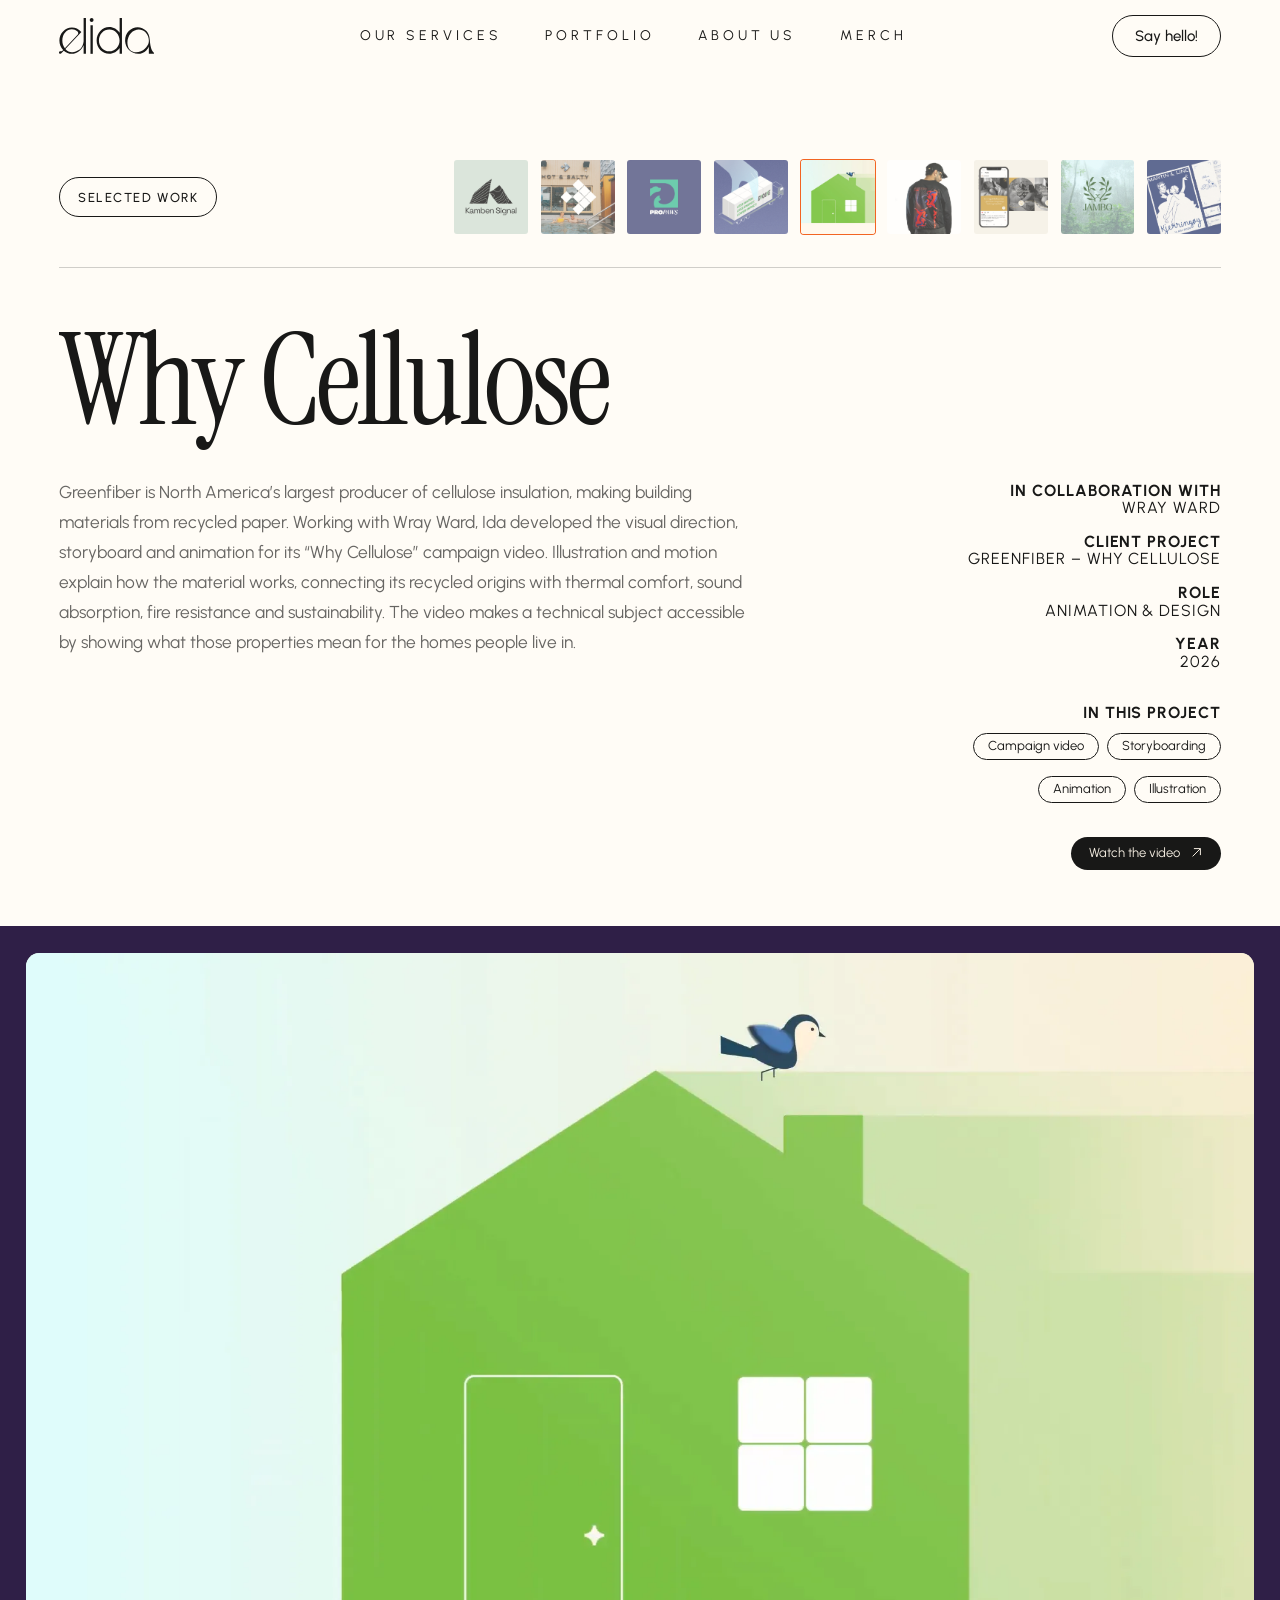
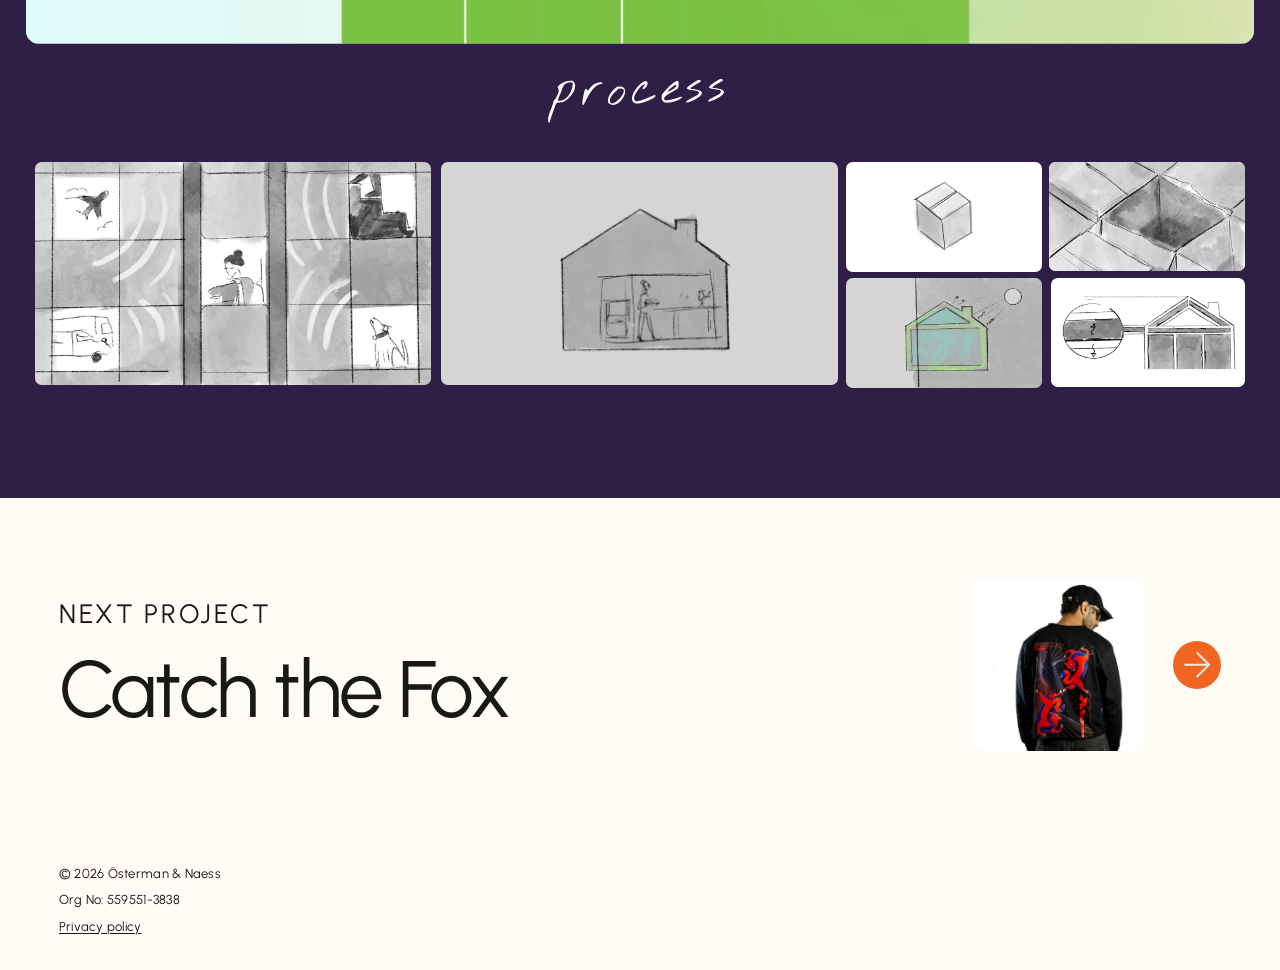
<file: work/why-cellulose.html>
<!DOCTYPE html>
<!--
  © 2026 Österman & Næss (Elida). All rights reserved.
  Design, code, copy, illustrations, photography and 3D content on this site are protected by copyright.
  No part may be copied, reproduced or reused without written permission. See /LICENSE.
-->
<html lang="en">
<head>
<meta charset="utf-8">
<meta name="viewport" content="width=device-width, initial-scale=1">
<title>Why Cellulose — Elida</title>
<meta name="copyright" content="© 2026 Österman & Næss (Elida). All rights reserved.">
<meta name="description" content="Visual direction, storyboard and animation for Greenfiber’s “Why Cellulose” campaign video, created by Ida Österman in collaboration with Wray Ward.">
<link rel="canonical" href="https://helloelida.com/work/why-cellulose">
<meta property="og:title" content="Greenfiber – Why Cellulose — Elida">
<meta property="og:description" content="Visual direction, storyboard and animation for Greenfiber’s “Why Cellulose” campaign video, created by Ida Österman in collaboration with Wray Ward.">
<meta property="og:type" content="article">
<meta property="og:url" content="https://helloelida.com/work/why-cellulose">
<meta property="og:image" content="https://helloelida.com/assets/og-card.jpg">
<meta property="og:site_name" content="Elida">
<meta name="twitter:card" content="summary_large_image">
<link rel="icon" type="image/png" sizes="32x32" href="../assets/favicon-32.png">
<link rel="icon" type="image/png" sizes="192x192" href="../assets/favicon-192.png">
<link rel="apple-touch-icon" sizes="180x180" href="../assets/apple-touch-icon.png">
<link rel="stylesheet" href="../assets/fonts/fonts.css">
<link rel="stylesheet" href="../assets/site.css?v=20261123p">
<script>document.documentElement.className += " js";</script>
</head>
<body class="case">
<header class="nav" data-nav>
  <a class="nav-logo" href="../" aria-label="Elida — home"><svg class="logo" viewBox="0 0 1941.08 731.659" fill="currentColor" aria-hidden="true" focusable="false">
  <path d="M 690.145 148.308 L 642.807 148.308 L 642.807 731.49 L 690.145 731.49 L 690.145 148.308 Z" fill="currentColor" fill-rule="nonzero"></path>
  <path d="M 1238.158 302.131 C 1191.491 231.252 1113.936 184.793 1026.322 184.793 C 883.993 184.793 768.173 307.349 768.173 457.955 C 768.173 608.561 883.993 731.117 1026.322 731.117 C 1113.975 731.117 1191.491 684.616 1238.158 613.779 L 1238.158 731.492 L 1285.496 731.492 L 1285.496 0 L 1238.158 0 L 1238.158 302.131 Z M 1026.282 681.026 C 910.029 681.026 815.472 580.97 815.472 457.955 C 815.472 334.94 910.029 234.884 1026.282 234.884 C 1142.536 234.884 1237.093 334.94 1237.093 457.955 C 1237.093 580.97 1142.536 681.026 1026.282 681.026 Z" fill="currentColor" fill-rule="nonzero"></path>
  <path d="M 502.766 475.278 C 502.49 476.614 502.293 477.95 502.174 479.244 C 499.729 504.205 494.364 528.416 485.251 551.75 C 476.967 572.997 465.567 592.783 451.602 610.356 C 437.677 627.888 421.227 643.166 403.12 655.688 C 384.501 668.587 364.145 678.605 342.922 685.618 C 320.634 693.006 297.439 697.097 274.125 698.057 C 270.496 698.224 266.866 698.266 263.277 698.266 C 216.965 698.266 167.852 673.596 130.494 631.394 L 457.401 285.851 L 450.971 278.713 C 402.765 223.363 334.362 191.597 263.237 191.597 C 122.486 191.597 8.008 312.733 8.008 461.628 C 8.008 537.14 37.476 605.514 84.853 654.603 C 84.853 654.603 79.567 661.115 69.981 670.173 C 51.519 684.825 28.127 679.565 28.127 679.565 C 27.022 679.44 25.917 679.315 24.734 679.315 C 11.085 679.315 0 691.044 0 705.487 C 0 719.93 11.085 731.659 24.734 731.659 C 27.377 731.659 29.941 731.2 32.308 730.407 C 32.624 730.324 32.9 730.157 33.215 730.073 C 33.768 729.864 34.32 729.656 34.833 729.405 C 36.726 728.529 38.541 727.36 40.198 725.941 C 40.434 725.732 40.671 725.523 40.908 725.273 C 41.263 724.939 41.657 724.647 41.973 724.313 L 97.161 666.541 C 141.816 707.115 199.844 731.659 263.198 731.659 C 354.56 731.659 461.346 661.866 502.727 555.048 L 502.727 731.451 L 550.064 731.451 L 550.064 0 L 502.727 0 L 502.727 475.278 L 502.766 475.278 Z M 68.009 461.628 C 68.009 322.459 157.516 229.374 263.198 229.332 C 309.352 229.332 341.621 245.528 373.061 268.612 C 396.611 285.893 399.57 321.541 379.294 342.997 L 119.449 618.037 C 88.561 577.505 68.009 523.741 68.009 461.67 L 68.009 461.628 Z" fill="currentColor" fill-rule="nonzero"></path>
  <path d="M 666.476 0 C 645.331 0 628.211 18.116 628.211 40.49 C 628.211 62.864 645.331 80.98 666.476 80.98 C 687.62 80.98 704.74 62.864 704.74 40.49 C 704.74 18.116 687.62 0 666.476 0 Z" fill="currentColor" fill-rule="nonzero"></path>
  <path d="M 1936.861 708.741 C 1902.581 676.85 1866.249 624.672 1853.626 442.926 C 1848.458 368.708 1826.052 310.143 1785.657 267.566 C 1685.971 162.501 1524.234 162.292 1424.746 267.566 C 1374.292 320.955 1349.439 391.374 1350.149 461.501 L 1350.859 479.158 C 1355.317 541.271 1381.511 600.42 1424.746 649.425 C 1491.453 725.062 1666.286 781.623 1782.895 663.617 C 1812.678 633.479 1823.566 611.481 1834.651 584.557 L 1834.651 731.449 L 1928.814 731.449 C 1940.135 731.449 1945.382 716.63 1936.861 708.741 Z M 1832.876 496.523 C 1826.682 542.815 1795.321 585.267 1752.481 628.763 C 1678.436 703.941 1519.54 741.467 1439.223 638.656 C 1381.037 564.187 1377.724 411.16 1467.113 312.481 C 1558.12 212.049 1687.51 215.681 1765.42 291.276 C 1824.789 348.839 1842.067 427.69 1832.876 496.565 L 1832.876 496.523 Z" fill="currentColor" fill-rule="nonzero"></path></svg></a>
  <nav class="nav-links" aria-label="Main"><a href="../#services">Our services</a><a href="../#work">Portfolio</a><a href="../#studio">About us</a><a href="/merch/">Merch</a></nav>
  <a class="pill pill-light nav-cta" href="mailto:contact@helloelida.com" data-magnet>Say hello!</a>
  <button class="nav-burger" type="button" aria-label="Menu" aria-expanded="false" data-burger><span></span><span></span></button>
</header>
<div class="menu" data-menu><a href="../#services">Our services</a><a href="../#work">Portfolio</a><a href="../#studio">About us</a><a href="/merch/">Merch</a><a class="menu-mail" href="mailto:contact@helloelida.com">contact@helloelida.com</a></div>
<main class="case">
<section class="case-head" data-theme="light">
  <div class="wrap">
    <div class="case-top">
      <a class="pill pill-dark pill-label" href="../#work" data-reveal data-magnet>Selected work</a>
      <nav class="case-thumbs" aria-label="All projects" data-reveal style="--i:1">
      <a class="ct" href="kamben-signal"><img src="../assets/09-kamben.webp" alt="Kamben Signal"></a>
      <a class="ct" href="hot-salty"><img src="../assets/03-hotsalty.webp" alt="Ramsalt Hot &amp; Salty"></a>
      <a class="ct" href="propaws"><img src="../assets/01-propaws.webp" alt="ProPAWS"></a>
      <a class="ct" href="evolve"><img src="../assets/07-evolve.webp" alt="National Gypsum"></a>
      <span class="ct is-current" aria-current="page"><img src="../assets/08-greenfiber.webp" alt="Greenfiber (this project)"></span>
      <a class="ct" href="catch-the-fox"><img src="../assets/06-ctf.webp" alt="Catch the Fox"></a>
      <a class="ct" href="min-fodsel"><img src="../assets/05-minfodsel.webp" alt="Min fødsel"></a>
      <a class="ct" href="jambo"><img src="../assets/02-jambo.webp" alt="Jambo Travelhouse"></a>
      <a class="ct" href="wedding"><img src="../assets/04-wedding.webp" alt="Wedding design"></a>
    </nav>
    </div>
    <h1 class="case-h1" data-lines><span class="ln"><span class="ln-in">Why Cellulose</span></span></h1>
    <div class="case-intro" data-reveal style="--i:1">
      <p class="case-p">Greenfiber is North America’s largest producer of cellulose insulation, making building materials from recycled paper. Working with Wray Ward, Ida developed the visual direction, storyboard and animation for its “Why Cellulose” campaign video. Illustration and motion explain how the material works, connecting its recycled origins with thermal comfort, sound absorption, fire resistance and sustainability. The video makes a technical subject accessible by showing what those properties mean for the homes people live in.</p>
      <div class="case-right"><dl class="case-credits"><div><dt>In collaboration with</dt><dd>Wray Ward</dd></div><div><dt>Client project</dt><dd>Greenfiber – Why Cellulose</dd></div><div><dt>Role</dt><dd>Animation &amp; design</dd></div><div><dt>Year</dt><dd>2026</dd></div></dl><div class="case-deliv"><p class="case-deliv-h">In this project</p><ul class="case-tags"><li class="case-tag">Campaign video</li><li class="case-tag">Storyboarding</li><li class="case-br" aria-hidden="true"></li><li class="case-tag">Animation</li><li class="case-tag">Illustration</li></ul></div><div class="case-visit"><a class="case-visit-a" href="https://www.youtube.com/watch?v=cPl052Nfq50" target="_blank" rel="noopener">Watch the video <svg viewBox="0 0 40 40" fill="none" stroke="currentColor" stroke-width="1" aria-hidden="true"><path vector-effect="non-scaling-stroke" d="M8 32 32 8M12 8h20v20"></path></svg></a></div></div>
    </div>
  </div>
</section>
<section class="case-tint" style="--proj-bg:#2F1F47">
  <div class="case-cover-sec" data-theme="dark">
    <figure class="case-cover video clip-in" data-clip style="--car:16 / 9;--cbg:#DDE9D2"><video src="../assets/work/cellulose.mp4" poster="../assets/work/cellulose-poster.webp" autoplay muted loop playsinline preload="auto" aria-label="Why cellulose campaign film (silent)"></video></figure>
  </div>
  <div class="mock-stage" data-theme="dark" style="--ar:1920 / 682">
    <p class="mock hand-label" data-in style="--l:0;--t:5.54%;--w:100%;--d:0s">process</p>
    <figure class="mock card wide" data-in style="--l:2.76%;--t:26.10%;--w:30.94%;--d:0.1s"><img src="../assets/work/cellulose-p1.webp" alt="Storyboard frame"></figure>
    <figure class="mock card wide" data-in style="--l:34.48%;--t:25.95%;--w:30.99%;--d:0.22s"><img src="../assets/work/cellulose-p2.webp" alt="Storyboard frame"></figure>
    <figure class="mock card" data-in style="--l:66.09%;--t:25.95%;--w:15.31%;--d:0.34s"><img src="../assets/work/cellulose-p3.webp" alt="Storyboard frame"></figure>
    <figure class="mock card" data-in style="--l:66.09%;--t:51.61%;--w:15.31%;--d:0.45999999999999996s"><img src="../assets/work/cellulose-p4.webp" alt="Storyboard frame"></figure>
    <figure class="mock card" data-in style="--l:81.98%;--t:25.95%;--w:15.26%;--d:0.58s;--op:50% 0"><img src="../assets/work/cellulose-p5.webp" alt="Storyboard frame"></figure>
    <figure class="mock card" data-in style="--l:82.08%;--t:51.47%;--w:15.16%;--d:0.7s"><img src="../assets/work/cellulose-p6.webp" alt="Storyboard frame"></figure>
  </div>
</section>
<a class="case-next" href="catch-the-fox" data-theme="light">
  <span class="case-next-in"><span class="label-lg">Next project</span><span class="case-next-name">Catch the Fox</span></span>
  <span class="case-next-end"><img src="../assets/06-ctf.webp" alt=""><span class="circ circ-orange"><svg viewBox="0 0 40 40" fill="none" stroke="currentColor" stroke-width="2" aria-hidden="true"><path vector-effect="non-scaling-stroke" d="M2 20h36M20 2l18 18-18 18"></path></svg></span></span>
</a>
</main>
<footer class="foot" data-theme="light"><div class="wrap"><p>© 2026 Österman &amp; Naess</p><p>Org No: 559551-3838</p><p><a class="foot-link" href="/privacy">Privacy policy</a></p></div></footer>
<script src="../assets/site.js?v=20261026"></script>
</body>
</html>
</file>
<file: assets/fonts/fonts.css>
/* Fonts are served from helloelida.com itself, so visitors are not sent to a third-party font service. Latin + Latin Extended only. */

/* instrument-serif-latin-ext-400-normal */
@font-face {
  font-family: 'Instrument Serif';
  font-style: normal;
  font-display: swap;
  font-weight: 400;
  src: url(./instrument-serif-latin-ext-400-normal.woff2) format('woff2');
  unicode-range: U+0100-02BA,U+02BD-02C5,U+02C7-02CC,U+02CE-02D7,U+02DD-02FF,U+0304,U+0308,U+0329,U+1D00-1DBF,U+1E00-1E9F,U+1EF2-1EFF,U+2020,U+20A0-20AB,U+20AD-20C0,U+2113,U+2C60-2C7F,U+A720-A7FF;
}

/* instrument-serif-latin-400-normal */
@font-face {
  font-family: 'Instrument Serif';
  font-style: normal;
  font-display: swap;
  font-weight: 400;
  src: url(./instrument-serif-latin-400-normal.woff2) format('woff2');
  unicode-range: U+0000-00FF,U+0131,U+0152-0153,U+02BB-02BC,U+02C6,U+02DA,U+02DC,U+0304,U+0308,U+0329,U+2000-206F,U+20AC,U+2122,U+2191,U+2193,U+2212,U+2215,U+FEFF,U+FFFD;
}

/* instrument-serif-latin-ext-400-italic */
@font-face {
  font-family: 'Instrument Serif';
  font-style: italic;
  font-display: swap;
  font-weight: 400;
  src: url(./instrument-serif-latin-ext-400-italic.woff2) format('woff2');
  unicode-range: U+0100-02BA,U+02BD-02C5,U+02C7-02CC,U+02CE-02D7,U+02DD-02FF,U+0304,U+0308,U+0329,U+1D00-1DBF,U+1E00-1E9F,U+1EF2-1EFF,U+2020,U+20A0-20AB,U+20AD-20C0,U+2113,U+2C60-2C7F,U+A720-A7FF;
}

/* instrument-serif-latin-400-italic */
@font-face {
  font-family: 'Instrument Serif';
  font-style: italic;
  font-display: swap;
  font-weight: 400;
  src: url(./instrument-serif-latin-400-italic.woff2) format('woff2');
  unicode-range: U+0000-00FF,U+0131,U+0152-0153,U+02BB-02BC,U+02C6,U+02DA,U+02DC,U+0304,U+0308,U+0329,U+2000-206F,U+20AC,U+2122,U+2191,U+2193,U+2212,U+2215,U+FEFF,U+FFFD;
}

/* urbanist-latin-ext-400-normal */
@font-face {
  font-family: 'Urbanist';
  font-style: normal;
  font-display: swap;
  font-weight: 400;
  src: url(./urbanist-latin-ext-400-normal.woff2) format('woff2');
  unicode-range: U+0100-02BA,U+02BD-02C5,U+02C7-02CC,U+02CE-02D7,U+02DD-02FF,U+0304,U+0308,U+0329,U+1D00-1DBF,U+1E00-1E9F,U+1EF2-1EFF,U+2020,U+20A0-20AB,U+20AD-20C0,U+2113,U+2C60-2C7F,U+A720-A7FF;
}

/* urbanist-latin-400-normal */
@font-face {
  font-family: 'Urbanist';
  font-style: normal;
  font-display: swap;
  font-weight: 400;
  src: url(./urbanist-latin-400-normal.woff2) format('woff2');
  unicode-range: U+0000-00FF,U+0131,U+0152-0153,U+02BB-02BC,U+02C6,U+02DA,U+02DC,U+0304,U+0308,U+0329,U+2000-206F,U+20AC,U+2122,U+2191,U+2193,U+2212,U+2215,U+FEFF,U+FFFD;
}

/* urbanist-latin-ext-500-normal */
@font-face {
  font-family: 'Urbanist';
  font-style: normal;
  font-display: swap;
  font-weight: 500;
  src: url(./urbanist-latin-ext-500-normal.woff2) format('woff2');
  unicode-range: U+0100-02BA,U+02BD-02C5,U+02C7-02CC,U+02CE-02D7,U+02DD-02FF,U+0304,U+0308,U+0329,U+1D00-1DBF,U+1E00-1E9F,U+1EF2-1EFF,U+2020,U+20A0-20AB,U+20AD-20C0,U+2113,U+2C60-2C7F,U+A720-A7FF;
}

/* urbanist-latin-500-normal */
@font-face {
  font-family: 'Urbanist';
  font-style: normal;
  font-display: swap;
  font-weight: 500;
  src: url(./urbanist-latin-500-normal.woff2) format('woff2');
  unicode-range: U+0000-00FF,U+0131,U+0152-0153,U+02BB-02BC,U+02C6,U+02DA,U+02DC,U+0304,U+0308,U+0329,U+2000-206F,U+20AC,U+2122,U+2191,U+2193,U+2212,U+2215,U+FEFF,U+FFFD;
}

/* urbanist-latin-ext-700-normal */
@font-face {
  font-family: 'Urbanist';
  font-style: normal;
  font-display: swap;
  font-weight: 700;
  src: url(./urbanist-latin-ext-700-normal.woff2) format('woff2');
  unicode-range: U+0100-02BA,U+02BD-02C5,U+02C7-02CC,U+02CE-02D7,U+02DD-02FF,U+0304,U+0308,U+0329,U+1D00-1DBF,U+1E00-1E9F,U+1EF2-1EFF,U+2020,U+20A0-20AB,U+20AD-20C0,U+2113,U+2C60-2C7F,U+A720-A7FF;
}

/* urbanist-latin-700-normal */
@font-face {
  font-family: 'Urbanist';
  font-style: normal;
  font-display: swap;
  font-weight: 700;
  src: url(./urbanist-latin-700-normal.woff2) format('woff2');
  unicode-range: U+0000-00FF,U+0131,U+0152-0153,U+02BB-02BC,U+02C6,U+02DA,U+02DC,U+0304,U+0308,U+0329,U+2000-206F,U+20AC,U+2122,U+2191,U+2193,U+2212,U+2215,U+FEFF,U+FFFD;
}

/* urbanist-latin-ext-400-italic */
@font-face {
  font-family: 'Urbanist';
  font-style: italic;
  font-display: swap;
  font-weight: 400;
  src: url(./urbanist-latin-ext-400-italic.woff2) format('woff2');
  unicode-range: U+0100-02BA,U+02BD-02C5,U+02C7-02CC,U+02CE-02D7,U+02DD-02FF,U+0304,U+0308,U+0329,U+1D00-1DBF,U+1E00-1E9F,U+1EF2-1EFF,U+2020,U+20A0-20AB,U+20AD-20C0,U+2113,U+2C60-2C7F,U+A720-A7FF;
}

/* urbanist-latin-400-italic */
@font-face {
  font-family: 'Urbanist';
  font-style: italic;
  font-display: swap;
  font-weight: 400;
  src: url(./urbanist-latin-400-italic.woff2) format('woff2');
  unicode-range: U+0000-00FF,U+0131,U+0152-0153,U+02BB-02BC,U+02C6,U+02DA,U+02DC,U+0304,U+0308,U+0329,U+2000-206F,U+20AC,U+2122,U+2191,U+2193,U+2212,U+2215,U+FEFF,U+FFFD;
}

/* lexend-zetta-latin-ext-400-normal */
@font-face {
  font-family: 'Lexend Zetta';
  font-style: normal;
  font-display: swap;
  font-weight: 400;
  src: url(./lexend-zetta-latin-ext-400-normal.woff2) format('woff2');
  unicode-range: U+0100-02BA,U+02BD-02C5,U+02C7-02CC,U+02CE-02D7,U+02DD-02FF,U+0304,U+0308,U+0329,U+1D00-1DBF,U+1E00-1E9F,U+1EF2-1EFF,U+2020,U+20A0-20AB,U+20AD-20C0,U+2113,U+2C60-2C7F,U+A720-A7FF;
}

/* lexend-zetta-latin-400-normal */
@font-face {
  font-family: 'Lexend Zetta';
  font-style: normal;
  font-display: swap;
  font-weight: 400;
  src: url(./lexend-zetta-latin-400-normal.woff2) format('woff2');
  unicode-range: U+0000-00FF,U+0131,U+0152-0153,U+02BB-02BC,U+02C6,U+02DA,U+02DC,U+0304,U+0308,U+0329,U+2000-206F,U+20AC,U+2122,U+2191,U+2193,U+2212,U+2215,U+FEFF,U+FFFD;
}

/* lexend-zetta-latin-ext-500-normal */
@font-face {
  font-family: 'Lexend Zetta';
  font-style: normal;
  font-display: swap;
  font-weight: 500;
  src: url(./lexend-zetta-latin-ext-500-normal.woff2) format('woff2');
  unicode-range: U+0100-02BA,U+02BD-02C5,U+02C7-02CC,U+02CE-02D7,U+02DD-02FF,U+0304,U+0308,U+0329,U+1D00-1DBF,U+1E00-1E9F,U+1EF2-1EFF,U+2020,U+20A0-20AB,U+20AD-20C0,U+2113,U+2C60-2C7F,U+A720-A7FF;
}

/* lexend-zetta-latin-500-normal */
@font-face {
  font-family: 'Lexend Zetta';
  font-style: normal;
  font-display: swap;
  font-weight: 500;
  src: url(./lexend-zetta-latin-500-normal.woff2) format('woff2');
  unicode-range: U+0000-00FF,U+0131,U+0152-0153,U+02BB-02BC,U+02C6,U+02DA,U+02DC,U+0304,U+0308,U+0329,U+2000-206F,U+20AC,U+2122,U+2191,U+2193,U+2212,U+2215,U+FEFF,U+FFFD;
}

/* fira-mono-latin-ext-400-normal */
@font-face {
  font-family: 'Fira Mono';
  font-style: normal;
  font-display: swap;
  font-weight: 400;
  src: url(./fira-mono-latin-ext-400-normal.woff2) format('woff2');
  unicode-range: U+0100-02BA,U+02BD-02C5,U+02C7-02CC,U+02CE-02D7,U+02DD-02FF,U+0304,U+0308,U+0329,U+1D00-1DBF,U+1E00-1E9F,U+1EF2-1EFF,U+2020,U+20A0-20AB,U+20AD-20C0,U+2113,U+2C60-2C7F,U+A720-A7FF;
}

/* fira-mono-latin-400-normal */
@font-face {
  font-family: 'Fira Mono';
  font-style: normal;
  font-display: swap;
  font-weight: 400;
  src: url(./fira-mono-latin-400-normal.woff2) format('woff2');
  unicode-range: U+0000-00FF,U+0131,U+0152-0153,U+02BB-02BC,U+02C6,U+02DA,U+02DC,U+0304,U+0308,U+0329,U+2000-206F,U+20AC,U+2122,U+2191,U+2193,U+2212,U+2215,U+FEFF,U+FFFD;
}

/* nothing-you-could-do-latin-400-normal */
@font-face {
  font-family: 'Nothing You Could Do';
  font-style: normal;
  font-display: swap;
  font-weight: 400;
  src: url(./nothing-you-could-do-latin-400-normal.woff2) format('woff2');
  unicode-range: U+0000-00FF,U+0131,U+0152-0153,U+02BB-02BC,U+02C6,U+02DA,U+02DC,U+0304,U+0308,U+0329,U+2000-206F,U+20AC,U+2122,U+2191,U+2193,U+2212,U+2215,U+FEFF,U+FFFD;
}
</file>
<file: assets/site.css>
/* © 2026 Österman & Næss (Elida). All rights reserved. See /LICENSE. */
/* Elida — site styles */
:root { --cream: #F0ECE3; --paper: #F3ECE0; --ink: #181817; --teal: #2F6A72; --deep: #1C4149; --orange: #F26422; --yellow: #F8F8B8; --gut: clamp(20px, 4.6vw, 72px); --cw: clamp(48px, 3.55vw, 68px); --serif: "Instrument Serif", Georgia, serif; --sans: Urbanist, "Helvetica Neue", Arial, sans-serif; --ease: cubic-bezier(.2, .7, .2, 1); }
* { box-sizing: border-box; }
html { scroll-behavior: smooth; -webkit-text-size-adjust: 100%; }
html.lock { overflow: hidden; }
body { margin: 0; background: var(--cream); color: var(--ink); font-family: var(--sans); font-weight: 400; font-size: 18px; line-height: 1.55; -webkit-font-smoothing: antialiased; overflow-x: hidden; }
a { color: inherit; text-decoration: none; }
img { max-width: 100%; }
.serif { font-family: var(--serif); font-weight: 400; letter-spacing: -.03em; }
.serif-i { font-family: var(--serif); font-style: italic; font-weight: 400; letter-spacing: -.03em; }
.wrap { width: min(100% - 2 * var(--gut), 1600px); margin-inline: auto; }
.label { margin: 0; font-size: 13px; letter-spacing: .3em; text-transform: uppercase; }
.label-lg { margin: 0; font-size: clamp(18px, 2.08vw, 40px); font-weight: 400; letter-spacing: .1em; line-height: 1; text-transform: uppercase; }
.sec { padding: clamp(96px, 12vw, 200px) 0; }
.sec-head { display: flex; justify-content: space-between; align-items: flex-end; gap: 32px; margin-bottom: clamp(48px, 6vw, 96px); }

/* Buttons */
.pill { display: inline-flex; align-items: center; gap: 12px; height: clamp(46px, 2.9vw, 56px); padding: 0 clamp(22px, 1.4vw, 28px); border: 1px solid currentColor; border-radius: 100px; font-size: clamp(17px, 1.1vw, 21px); font-weight: 500; line-height: 1; white-space: nowrap; transition: transform .35s var(--ease), background .3s, color .3s; will-change: transform; }
.pill.has-dot { padding-right: 8px; }
.pill-dot { width: clamp(30px, 2.1vw, 40px); height: clamp(30px, 2.1vw, 40px); border-radius: 50%; display: inline-flex; align-items: center; justify-content: center; flex: none; background: var(--paper); color: var(--teal); transition: background .3s, color .3s; }
.pill-dot svg { width: 50%; height: 50%; transition: transform .45s var(--ease); }
.pill:hover .pill-dot svg { transform: translateY(4px); }
.pill-light { color: var(--paper); } .pill-light:hover { background: var(--paper); color: var(--teal); } .pill-light:hover .pill-dot { background: var(--teal); color: var(--paper); }
.pill-fill { background: var(--paper); color: var(--teal); border-color: var(--paper); }
.pill-fill .pill-dot { background: var(--teal); color: var(--paper); }
.pill-fill:hover { background: transparent; color: var(--paper); }
.pill-fill:hover .pill-dot { background: var(--paper); color: var(--teal); }
.pill-dark { color: var(--ink); } .pill-dark:hover { background: var(--ink); color: var(--cream); }
.pill.big { height: clamp(54px, 3.3vw, 64px); padding: 0 clamp(30px, 1.8vw, 36px); font-size: clamp(20px, 1.25vw, 24px); }
.circ { width: var(--cw); height: var(--cw); border-radius: 50%; display: inline-flex; align-items: center; justify-content: center; flex: none; transition: background .3s, color .3s; }
.circ svg { width: 57%; height: 57%; display: block; transition: transform .45s var(--ease); }
.circ-orange { background: var(--orange); color: var(--cream); }
.e-mark { display: block; width: clamp(40px, 3vw, 56px); flex: none; border-radius: 50%; transition: transform .3s var(--ease); }
.e-mark img { display: block; width: 100%; height: auto; }
.e-mark:focus-visible { outline: 2px solid var(--orange); outline-offset: 3px; }
.circ-cream { background: var(--paper); color: var(--orange); }

/* Reveals */
.js [data-reveal] { opacity: 0; transform: translateY(32px); transition: opacity 1s var(--ease), transform 1s var(--ease); transition-delay: calc(var(--i, 0) * 90ms); }
.js [data-reveal].in { opacity: 1; transform: none; }
.ln { display: block; overflow: hidden; padding: .12em 0 .26em; margin: -.12em 0 -.26em; }
.ln-in { display: block; }
.js .ln-in { transform: translateY(140%); transition: transform 1.1s cubic-bezier(.2, .7, .1, 1); }
.js .in .ln-in { transform: none; }
.ln:nth-child(2) .ln-in { transition-delay: .12s; } .ln:nth-child(3) .ln-in { transition-delay: .24s; }

/* Turning words */
.rot { display: inline-block; position: relative; white-space: nowrap; text-align: left; vertical-align: baseline; clip-path: inset(-.15em -.1em -.22em -.1em); transition: width .55s var(--ease); }
.rot-serif { color: var(--orange); font-family: var(--serif); font-style: italic; letter-spacing: -.03em; }
.rot-sans { color: var(--orange); }
.rot-w { display: inline-block; transition: transform .6s var(--ease), opacity .5s; }
.rot-w.enter { transform: translateY(105%); opacity: 0; }
.rot-w.leave { position: absolute; left: 0; top: 0; transform: translateY(-105%); opacity: 0; }
.rot-meas { position: absolute; left: 0; top: 0; visibility: hidden; white-space: nowrap; pointer-events: none; }

/* Nav */
.nav { position: fixed; inset: 0 0 auto 0; z-index: 100; display: flex; align-items: center; justify-content: space-between; gap: 24px; height: clamp(72px, 5vw, 96px); padding: 0 var(--gut); color: var(--paper); transition: color .4s, height .4s; }
.nav.scrolled { height: 68px; }
.nav.light { color: var(--ink); }
.nav.menu-open { color: var(--paper); }
.nav-logo { display: block; color: inherit; }
.nav-logo svg { display: block; height: clamp(34px, 2.8vw, 54px); width: auto; transition: height .4s var(--ease); }
.nav.scrolled .nav-logo svg { height: clamp(28px, 2.1vw, 40px); }
.nav-links { display: flex; gap: clamp(24px, 3.4vw, 56px); font-size: clamp(14px, .85vw, 16px); letter-spacing: .28em; text-transform: uppercase; }
.nav-links a { position: relative; padding: 6px 0; }
.nav-links a::after { content: ""; position: absolute; left: 0; right: 0; bottom: 0; height: 1px; background: currentColor; transform: scaleX(0); transform-origin: right; transition: transform .4s var(--ease); }
.nav-links a:hover::after { transform: scaleX(1); transform-origin: left; }
.nav-cta { height: clamp(42px, 2.6vw, 50px); font-size: clamp(15px, 1vw, 19px); }
.nav.light:not(.menu-open) .nav-cta { color: var(--ink); }
.nav.light:not(.menu-open) .nav-cta:hover { background: var(--ink); color: var(--cream); }
.nav-burger { display: none; width: 44px; height: 44px; margin-right: -10px; padding: 0; border: 0; background: none; color: inherit; cursor: pointer; flex-direction: column; align-items: center; justify-content: center; gap: 7px; }
.nav-burger span { display: block; width: 26px; height: 1px; background: currentColor; transition: transform .4s var(--ease); }
.nav-burger[aria-expanded="true"] span:first-child { transform: translateY(4px) rotate(45deg); }
.nav-burger[aria-expanded="true"] span:last-child { transform: translateY(-4px) rotate(-45deg); }
.menu { position: fixed; inset: 0; z-index: 90; background: var(--deep); color: var(--paper); display: flex; flex-direction: column; justify-content: center; gap: 6px; padding: 0 var(--gut); clip-path: inset(0 0 100% 0); transition: clip-path .7s cubic-bezier(.7, 0, .2, 1); }
.menu.open { clip-path: inset(0); }
.menu a { font-family: var(--serif); font-size: clamp(44px, 12vw, 80px); line-height: 1.1; letter-spacing: -.03em; opacity: 0; transform: translateY(24px); transition: opacity .6s, transform .6s var(--ease); }
.menu.open a { opacity: 1; transform: none; }
.menu.open a:nth-child(2) { transition-delay: .06s; } .menu.open a:nth-child(3) { transition-delay: .12s; } .menu.open a:nth-child(4) { transition-delay: .18s; } .menu.open a:nth-child(5) { transition-delay: .24s; }
.menu .menu-mail { margin-top: 32px; font-family: var(--sans); font-size: 18px; letter-spacing: 0; }

/* Hero */
.hero { position: relative; min-height: 100vh; min-height: max(100svh, 720px); overflow: hidden; color: var(--paper); background: var(--teal); }
.hero-bg { position: absolute; inset: 0; background: url(bg-gradient-teal.png) center / cover no-repeat; }
.hero-top { position: absolute; z-index: 4; left: var(--gut); right: var(--gut); top: clamp(104px, 16vh, 168px); pointer-events: none; }
.hero-h1 { margin: 0; display: flex; justify-content: space-between; align-items: baseline; gap: 24px; font-weight: 400; font-size: clamp(46px, 8.8vw, 148px); line-height: .95; letter-spacing: -.01em; }
.hero-sub { display: flex; justify-content: space-between; align-items: flex-start; gap: 16px; margin-top: clamp(20px, 3vh, 36px); pointer-events: auto; }
.hero-kicker { margin: 0; font-size: clamp(16px, 1.56vw, 30px); line-height: 1.12; }
.hf { opacity: 0; transform: translateY(16px); animation: rise .9s var(--ease) forwards 1.3s; }
.hf:nth-child(2) { animation-delay: 1.45s; }
@keyframes rise { to { opacity: 1; transform: none; } }
.statue-box { --sh: min(76vh, 920px); position: absolute; z-index: 2; left: 50%; bottom: 44px; height: var(--sh); width: calc(var(--sh) * .919); margin-left: calc(var(--sh) * -.4595); pointer-events: none; }
.statue-box, .statue-box * { pointer-events: none !important; }
.statue-in { position: absolute; inset: 0; }
.no-js .statue-in { animation: statueIn 1.6s var(--ease) both .15s; }
@keyframes statueIn { from { opacity: 0; transform: translateY(40px) scale(.97); } }
.statue-still, .statue { position: absolute; inset: 0; width: 100%; height: 100%; }
/* With JS the still stays hidden, so Socrates appears once, as the 3D canvas fades in; it only shows if the 3D fails to load (.statue-fail) */
.statue-still { object-fit: contain; transition: opacity .8s ease; }
.js .statue-still { opacity: 0; }
.js.statue-fail .statue-still { opacity: 1 !important; }
.js .statue { opacity: 0; transform: translateY(34px) scale(.98); transition: opacity 1s ease, transform 1.5s var(--ease); }
.js .statue.ready { opacity: 1; transform: none; }
.fc-layer { position: absolute; inset: 0; pointer-events: none; }
.fc { position: absolute; left: 0; top: 0; z-index: 1; width: clamp(90px, 9vw, 190px); aspect-ratio: 1; pointer-events: auto; will-change: transform; container-type: inline-size; }
.fc:hover { z-index: 5 !important; }
.fc-in { display: block; position: relative; width: 100%; height: 100%; opacity: 0; animation: cardIn 1s var(--ease) both var(--dl); }
@keyframes cardIn { from { opacity: 0; transform: translate3d(0, 60px, 0) scale(.6); } to { opacity: 1; transform: none; } }
.fc-card { display: block; position: relative; width: 100%; height: 100%; box-shadow: 0 40px 70px -24px rgba(0, 0, 0, .5); transition: transform .5s var(--ease); }
.fc:hover .fc-card { transform: scale(1.1); }
.fc img { display: block; width: 100%; height: 100%; object-fit: cover; }
/* Credits slide in over the cover on hover */
.fc-info { position: absolute; inset: 0; display: flex; flex-direction: column; padding: 8cqw 8cqw 7cqw; background: #FFFCF6; color: var(--deep); text-align: left; opacity: 0; transition: opacity .35s var(--ease); }
.fc:hover .fc-info { opacity: 1; }
.fc-info > * { transform: translateY(8px); transition: transform .5s var(--ease); }
.fc:hover .fc-info > * { transform: none; }
.fc-t.one { font-size: 6.2cqw; white-space: nowrap; }
.fc-t { display: block; font-weight: 700; font-size: 9cqw; line-height: 1.2; letter-spacing: .02em; text-transform: uppercase; margin-bottom: 3cqw; }
.fc-s { display: block; font-size: 8.5cqw; line-height: 1.35; }
.fc-note { display: block; margin-top: auto; align-self: flex-end; text-align: right; padding-top: 3cqw; font-family: "Lexend Zetta", var(--sans); font-style: normal; font-size: 5.2cqw; line-height: 1.45; letter-spacing: .14em; text-transform: uppercase; }

/* Manifesto — laid out to the Figma frame (1920 × 1440) */
.mani { background: var(--cream); color: var(--ink); }
.mani-stage { position: relative; aspect-ratio: 1920 / 1440; }
@media (min-width: 901px) { .mani-stage { margin-bottom: calc(-24px - 5.25vw); } }
.mani-h2 { position: absolute; left: 7.97%; top: 14.8%; width: 46%; margin: 0; font-weight: 400; font-size: 5.42vw; line-height: 1; letter-spacing: -.01em; }
.mani-h2 .w { opacity: .18; transition: opacity .5s ease; }
.mani-h2 .w.on { opacity: 1; }
.gif { position: absolute; background-repeat: no-repeat; mix-blend-mode: multiply; filter: contrast(1.3); pointer-events: none; }
.gif-greek { left: 49.3%; top: 1.67%; width: 39.2%; height: 53.2%; background-image: url(greek-walk.gif); background-position: 0 0; background-size: 118.011% 115.749%; }
.gif-chess { left: 14.4%; top: 43.9%; width: 37.7%; height: 45.9%; background-image: url(chess-consultation.gif); background-position: 56.235% 43.552%; background-size: 177.273% 194.223%; }
.mani-cta { position: absolute; right: 5.47%; top: 71.3%; width: 26%; text-align: right; }
.mani-q { margin: 0 0 24px; font-size: clamp(26px, 2.5vw, 48px); line-height: 1; white-space: nowrap; }
.cta-row { display: flex; align-items: center; justify-content: flex-end; gap: 14px; }

/* Selected work */
.work { position: relative; background: #E58A4E; color: var(--paper); }
.work::before { content: ""; position: absolute; inset: 0; background: #E58A4E url(band.webp) 0 100% / cover no-repeat; transform: scaleX(-1); }
.work > .wrap { position: relative; }
.wk-box { position: relative; }
.wk-list { list-style: none; margin: 0; padding: 0; }
.wk-row { position: relative; border-top: 1px solid rgba(255, 255, 255, .5); }
.wk-a { display: grid; grid-template-columns: clamp(44px, 4.2vw, 80px) minmax(0, 1fr) minmax(0, 36%) var(--cw); grid-template-areas: "num name tags ar"; align-items: center; column-gap: clamp(16px, 2.3vw, 44px); padding: clamp(18px, 1.7vw, 33px) 0; cursor: pointer; }
.wk-num { grid-area: num; font-size: clamp(26px, 3.65vw, 70px); line-height: 1; letter-spacing: .04em; color: var(--orange); }
.wk-name { grid-area: name; font-family: var(--serif); font-size: clamp(34px, 4.4vw, 84px); line-height: 1; letter-spacing: -.03em; transition: transform .5s var(--ease); }
.wk-row:hover .wk-name { transform: translateX(18px); }
.wk-tags { grid-area: tags; display: flex; flex-wrap: wrap; justify-content: flex-end; gap: 8px; }
.wk-tag { display: inline-flex; align-items: center; height: clamp(30px, 2.05vw, 39px); padding: 0 clamp(11px, .8vw, 15px); border: 1px solid rgba(243, 236, 224, .75); border-radius: 100px; color: var(--paper); font-size: clamp(13px, .95vw, 18px); line-height: 1; white-space: nowrap; }
.wk-arrow { grid-area: ar; justify-self: end; }
.wk-row:hover .wk-arrow { background: var(--orange); color: var(--paper); }
.wk-row:hover .wk-arrow svg { transform: rotate(-45deg); }
.wk-thumb { display: none; grid-area: th; width: 100%; aspect-ratio: 1; object-fit: cover; }
.wk-prev { position: absolute; left: 0; top: 0; z-index: 4; pointer-events: none; }
.wk-prev-in { position: relative; width: clamp(180px, 19vw, 300px); aspect-ratio: 1; transform: translate(40px, -50%) scale(.6); opacity: 0; transition: transform .5s var(--ease), opacity .4s; }
.wk-prev.show .wk-prev-in { transform: translate(40px, -50%) scale(1); opacity: 1; }
.wk-prev img { position: absolute; inset: 0; width: 100%; height: 100%; object-fit: cover; opacity: 0; transition: opacity .35s; box-shadow: 0 40px 80px -30px rgba(0, 0, 0, .5); }
.wk-prev img.on { opacity: 1; }

/* What we do (list styles reused from the Wix section, below) */
.svc { background: var(--cream); }
.svc .list { max-width: 1600px; padding-left: var(--gut); padding-right: var(--gut); }

/* Services: the section title is set like the hero line, in the serif */
/* Two thirds of the usual section gap above the title */
.svc { padding-top: clamp(28px, 2.5vw, 48px); padding-bottom: clamp(28px, 3vw, 56px); }
.svc .sec-head { justify-content: center; text-align: center; }
/* The three home-page section titles share one setting (case pages keep the small uppercase label) */
.svc .label-lg, .work .label-lg { font-family: var(--sans); font-size: clamp(22px, 4.03vw, 58px); line-height: 1; letter-spacing: -.02em; text-transform: none; }
.sans-i { font-family: var(--sans); font-style: italic; }

/* Studio */
/* About us: the kitchen photo with the title set into its foot, then the story in two columns on cream */
.studio { background: var(--cream); color: var(--ink); padding-bottom: clamp(72px, 7.5vw, 132px); }
.crew-photo { position: relative; margin: 0; aspect-ratio: 16 / 9; overflow: hidden; }
.crew-photo img { display: block; width: 100%; height: 100%; object-fit: cover; object-position: 50% 100%; }
.crew-title { position: absolute; left: var(--gut); bottom: clamp(14px, 2.6vw, 50px); margin: 0; font-family: var(--serif); font-weight: 400; font-size: clamp(44px, 10.6vw, 204px); line-height: 1; letter-spacing: -.03em; color: #fff; }
.crew-text { display: grid; grid-template-columns: repeat(2, minmax(0, 1fr)); column-gap: clamp(32px, 5vw, 96px); padding-top: clamp(40px, 5.2vw, 100px); }
.crew-col p { margin: 0; font-size: clamp(16px, 1.34vw, 26px); line-height: 1.85; text-wrap: pretty; }
.crew-col p + p { margin-top: 1.55em; }

/* "Click into any project to learn more!" — pinned by the Selected work label (Figma "Selected work note") */
.sec-head { position: relative; container-type: inline-size; }
.sec-head.has-note { margin-bottom: clamp(72px, 9.7vw, 186px); }
.hand-note { position: absolute; right: 0; top: -.2em; width: min(46.58%, 745px); margin: 0; font-family: "Nothing You Could Do", var(--sans); font-size: clamp(22px, 2.81cqw, 45px); line-height: 1; letter-spacing: .16em; color: var(--paper); transform: rotate(-5.86deg); transform-origin: 100% 0; pointer-events: none; }
.hand-line { position: absolute; left: 14.66%; top: 1.74em; width: 40.75%; height: auto; color: var(--paper); transform: rotate(10.11deg); }
.js .hand-note .hand-line { clip-path: inset(0 100% 0 0); transition: clip-path 1.1s var(--ease) .5s; }
.js .sec-head.in .hand-note .hand-line { clip-path: inset(0); }

/* Closing line — the watermark runs down to the footer line */
.cta { background: var(--cream); text-align: center; padding: clamp(56px, 6vw, 110px) 0 0; }
/* The watermark sits in the flow and sets the height; the copy is centred over it */
.cta-stage { display: grid; align-items: center; justify-items: center; width: 92vw; margin: 0 auto; }
.cta-stage > * { grid-area: 1 / 1; }
.cta-mark { width: 100%; opacity: .05; color: var(--ink); line-height: 0; pointer-events: none; }
.cta-mark svg { display: block; width: 100%; height: auto; }
.cta-in { position: relative; }
.cta-h2 { margin: 0; font-weight: 400; font-size: clamp(38px, 5vw, 96px); line-height: 1; letter-spacing: -.01em; }
.cta-actions { display: flex; flex-direction: column; align-items: center; gap: clamp(16px, 1.6vw, 28px); margin-top: clamp(28px, 3.2vw, 56px); }
.cta-actions .circ { --cw: clamp(40px, 3vw, 56px); }
.cta-mail { font-size: clamp(16px, 1.15vw, 20px); border-bottom: 1px solid transparent; transition: border-color .3s; }
.cta-mail:hover { border-color: currentColor; }

/* Footer */
.foot { background: var(--cream); color: var(--ink); padding: clamp(44px, 4.5vw, 80px) 0; }
.foot .wrap { display: flex; flex-direction: column; align-items: flex-start; gap: 6px; }
.foot p { margin: 0; font-size: 13px; letter-spacing: .02em; }
/* On wide screens the closing section plus footer fill the window exactly, with the wordmark block centred between the nav and the footer */
@media (min-width: 901px) {
  .cta { display: flex; flex-direction: column; justify-content: center; min-height: calc(100svh - var(--foot-h, 170px)); padding: clamp(72px, 6vw, 110px) 0 0; box-sizing: border-box; }
  .foot { padding: clamp(28px, 2.6vw, 48px) 0; }
}

/* Case page — one template for every project: lighter cream page, project-tinted image sections, composited mock-ups */
body.case, body.case .foot { background: #FFFCF6; }
.case-head { padding: clamp(150px, 12.5vw, 240px) 0 clamp(56px, 4.4vw, 84px); }
/* Top row: the "Selected work" pill (back to the home list) on the left, all eight projects in one row on the right, a hairline under both */
.case-top { display: flex; justify-content: space-between; align-items: center; gap: clamp(24px, 3vw, 60px); padding-bottom: clamp(20px, 2.6vw, 48px); margin-bottom: clamp(32px, 4.1vw, 76px); border-bottom: 1px solid rgba(24, 24, 23, .2); }
.pill-label { height: clamp(40px, 2.5vw, 48px); padding: 0 clamp(18px, 1.25vw, 24px); font-size: clamp(13px, .85vw, 16px); font-weight: 500; letter-spacing: .12em; text-transform: uppercase; }
/* Nine projects in one row (Kamben Signal added Oct 2026) */
.case-thumbs { display: grid; grid-template-columns: repeat(9, minmax(0, 1fr)); gap: clamp(6px, 1vw, 16px); width: min(66%, 1120px); flex: none; }
.ct { display: block; aspect-ratio: 1; border-radius: 3px; overflow: hidden; opacity: .72; transition: opacity .35s var(--ease), transform .35s var(--ease); }
.ct img { display: block; width: 100%; height: 100%; object-fit: cover; }
.ct.is-current { opacity: 1; box-shadow: 0 0 0 1px var(--orange); }
a.ct:hover { opacity: 1; transform: translateY(-3px); }
a.ct:focus-visible { outline: 2px solid var(--orange); outline-offset: 2px; }
.case-h1 { margin: 0 0 clamp(32px, 2.8vw, 53px); font-family: var(--serif); font-weight: 400; font-size: clamp(60px, 9.9vw, 190px); line-height: .95; letter-spacing: -.03em; }
.case-h1 em { font-style: italic; }
.case-intro { display: grid; grid-template-columns: minmax(0, 60.2%) minmax(0, 1fr); gap: 32px clamp(40px, 4vw, 80px); align-items: start; }
.case-p { margin: 0; font-size: clamp(17px, 1.35vw, 25.9px); line-height: 1.74; color: rgba(0, 0, 0, .6); text-wrap: pretty; }
.case-tint { background: var(--proj-bg, #F1F3FF); }
.case-cover-sec { padding: clamp(16px, 2.08vw, 40px) clamp(14px, 2.03vw, 39px) 0; }
.case-cover { position: relative; margin: 0; aspect-ratio: var(--car, 1844 / 901); border-radius: clamp(10px, 1.04vw, 20px); overflow: hidden; background: var(--cbg, rgba(0, 0, 0, .06)); }
.case-cover img { position: absolute; inset: 0; width: 100%; height: 100%; object-fit: var(--fit, cover); object-position: var(--pos, 50% 50%); transform: scale(var(--zoom, 1)); }
.case-cover .tint { position: absolute; inset: 0; background: var(--tint, transparent); }
.case-cover video { position: absolute; inset: 0; width: 100%; height: 100%; object-fit: cover; }
.cover-logo { position: absolute; left: 50%; top: var(--ly, 50%); width: var(--lw, 30%); transform: translate(-50%, -50%); filter: drop-shadow(0 8px 30px rgba(0, 0, 0, .18)); }
.cover-logo svg { display: block; width: 100%; height: auto; }
.js .clip-in { clip-path: inset(0 0 100% 0); transition: clip-path 1.3s cubic-bezier(.7, 0, .2, 1); }
.js .clip-in.in { clip-path: inset(0); }
.js .case-cover .cover-logo { opacity: 0; transform: translate(-50%, -44%); transition: opacity .9s var(--ease) .6s, transform .9s var(--ease) .6s; }
.js .case-cover.in .cover-logo { opacity: 1; transform: translate(-50%, -50%); }
/* Mock-up stage: a 1920-wide composition, children placed in % (--l/--t/--w) so it scales with the page */
.mock-stage { position: relative; aspect-ratio: var(--ar, 1920 / 803); }
.mock, .mock-group { position: absolute; left: var(--l); top: var(--t); width: var(--w); margin: 0; }
.mock img { display: block; width: 100%; height: auto; }
.carousel { aspect-ratio: var(--car, 663 / 488.232); }
.post-end img { border-radius: 0 2.4% 2.4% 0 / 0 2% 2% 0; }
/* The gold line draws itself on */
.line { line-height: 0; }
.gold-line { display: block; width: 100%; height: auto; overflow: visible; }
.js .mock.line.in { animation: none; }
.js .gold-line path { stroke-dasharray: 1; stroke-dashoffset: 1; transition: stroke-dashoffset 2.6s cubic-bezier(.45, 0, .2, 1) .15s; }
.js .line.in .gold-line path { stroke-dashoffset: 0; }
.js .mock:not(.in) { opacity: 0; }
.js .mock.in { animation: mockRise 1.2s var(--ease) var(--d, 0s) backwards; }
.js .mock.m-fade.in { animation-name: mockFade; }
.js .mock.m-slide.in { animation-name: mockSlide; }
.js .mock.flyer.in { animation-name: paperIn; }
.js .mock.post.in { animation-name: postOut; }
@keyframes mockRise { from { opacity: 0; transform: translateY(6vw); } }
@keyframes mockFade { from { opacity: 0; } }
@keyframes mockSlide { from { opacity: 0; transform: translateX(4vw); } }
@keyframes paperIn { from { opacity: 0; transform: translateY(5vw) rotate(-5deg); } }
@keyframes postOut { from { opacity: 0; transform: translateX(-70%); } }
/* Flyers behave like sheets of paper: soft shadow, and the one under the cursor glides out */
.flyer { border-radius: 5px; box-shadow: 0 24px 50px -28px rgba(0, 0, 0, .45), 0 2px 6px rgba(0, 0, 0, .08); transform-origin: 20% 100%; transition: transform .7s var(--ease), box-shadow .7s var(--ease); }
.flyer img { border-radius: 5px; }
.flyer:hover { z-index: 5; box-shadow: 0 50px 80px -30px rgba(0, 0, 0, .5), 0 4px 10px rgba(0, 0, 0, .08); }
.flyer-under:hover { transform: translate(4%, 8%) rotate(2.5deg); }
.flyer-over:hover { transform: translate(-3%, -6%) rotate(-2deg); }
.case-wide { margin: 0; }
.case-wide img { display: block; width: 100%; height: auto; }
/* Next project */
.case-next { display: flex; justify-content: space-between; align-items: center; gap: 32px; padding: clamp(64px, 6.25vw, 120px) var(--gut); background: #FFFCF6; color: var(--ink); }
.case-next-in { display: flex; flex-direction: column; gap: clamp(14px, 1.66vw, 32px); min-width: 0; }
.case-next-name { display: block; font-size: clamp(40px, 6.25vw, 120px); line-height: 1; letter-spacing: -.03em; transition: transform .6s var(--ease); }
.case-next:hover .case-next-name { transform: translateX(24px); }
.case-next-end { display: flex; align-items: center; gap: clamp(20px, 2.3vw, 44px); flex: none; }
.case-next img { width: clamp(120px, 13.5vw, 260px); aspect-ratio: 1; object-fit: cover; border-radius: clamp(10px, 1.04vw, 20px); transition: transform .6s var(--ease); }
.case-next:hover img { transform: scale(1.04); }
.case-next:hover .circ svg, .wk-a:hover .wk-arrow svg { transform: translateX(5px); }

/* Case pages, round 13: credits, hand-written labels, Spotify panel, storyboard cards, drawn foxes, tilted print */
.case-right { display: flex; flex-direction: column; align-items: flex-end; }
.case-credits { margin: .3em 0 0; display: flex; flex-direction: column; gap: clamp(14px, 1.25vw, 24px); text-align: right; font-size: clamp(13px, 1.25vw, 24px); line-height: 1.1; letter-spacing: .06em; text-transform: uppercase; }
.case-credits div { display: flex; flex-direction: column; }
/* A description split into paragraphs keeps the single-paragraph type and measure */
.case-p p { margin: 0; }
.case-p p + p { margin-top: 1em; }
.case-credits dt { font-weight: 700; }
.case-credits dd { margin: 0; }
/* What we delivered: a small bold label and outlined pills, right-aligned under the credits */
.case-deliv { display: flex; flex-direction: column; align-items: flex-end; gap: clamp(10px, .9vw, 16px); margin-top: clamp(28px, 2.6vw, 50px); }
.case-right > .case-deliv:first-child { margin-top: .3em; }
.case-deliv-h { margin: 0; font-size: clamp(13px, 1.25vw, 24px); font-weight: 700; line-height: 1.1; letter-spacing: .06em; text-transform: uppercase; }
/* Two pills to a row at every width: a zero-height full-width item (.case-br) follows every second pill */
.case-tags { display: flex; flex-wrap: wrap; justify-content: flex-end; gap: 8px; margin: 0; padding: 0; list-style: none; }
.case-br { flex-basis: 100%; height: 0; margin-top: -8px; }
.case-tag { flex: 0 0 auto; padding: 5px 14px 6px; border: 1px solid var(--ink); border-radius: 999px; font-size: clamp(13px, .9vw, 17px); line-height: 1.1; white-space: nowrap; }
/* Link out to the live brand: a quiet filled pill with the domain in small type beneath */
.case-visit { display: flex; flex-direction: column; align-items: flex-end; gap: 8px; margin-top: clamp(28px, 2.6vw, 50px); }
.case-visit-a { display: inline-flex; align-items: center; gap: 10px; padding: 9px 18px 10px; border-radius: 999px; background: var(--ink); color: var(--paper); font-size: clamp(13px, .9vw, 17px); line-height: 1.1; text-decoration: none; white-space: nowrap; transition: opacity .3s; }
.case-visit-a:hover { opacity: .88; color: var(--paper); }
.case-visit-a svg { width: 13px; height: 13px; flex: none; }
/* Photo credit under the visit link: one italic line */
.case-photo { margin: 6px 0 0; font-style: italic; font-size: clamp(13px, 1.05vw, 20px); line-height: 1.3; text-align: right; }
/* The credit never sets the width: it wraps within the button's width and lines up with its edge */
.case-visit:has(.case-photo) { display: grid; grid-template-columns: max-content; justify-content: end; }
.case-visit:has(.case-photo) .case-photo { width: 0; min-width: 100%; }
.case-p.todo { color: rgba(24, 24, 23, .45); font-style: italic; }
.hand-label { left: 0; width: 100%; margin: 0; text-align: center; font-family: "Nothing You Could Do", cursive; font-size: clamp(26px, 3.65vw, 70px); line-height: 1; letter-spacing: .086em; color: #fff; transform: rotate(-1.4deg); }
.js .mock.hand-label.in { animation-name: mockFade; }
.panel { aspect-ratio: 1504 / 878.4; border-radius: clamp(10px, 1.04vw, 20px); overflow: hidden; background: #191919; }
.panel-img { position: absolute; left: -3.08%; top: 0; width: 103.78%; height: auto; }
.panel-img.full { left: 0; width: 100%; }
.panel-dim { position: absolute; left: 27.33%; top: 34.75%; width: 48.35%; height: 37.09%; background: linear-gradient(180deg, #111213, #0D0E0E); }
.panel-bar { position: absolute; left: 45.74%; top: 84.44%; width: 5.98%; height: 1.37%; background: #111215; }
.cover-art img { border-radius: clamp(3px, .33vw, 6px); box-shadow: 0 4px 4px rgba(0, 0, 0, .32); }
.card { aspect-ratio: var(--cas, 16 / 9); border-radius: clamp(6px, .52vw, 10px); overflow: hidden; background: #fff; }
.card img { width: 100%; height: 100%; object-fit: cover; object-position: var(--op, 50% 50%); }
.tilt { transform-origin: 0 0; transform: rotate(-15deg); }
.mock.shadow img { box-shadow: 0 5px 8px rgba(0, 0, 0, .05), 0 12px 40px rgba(0, 0, 0, .07), 0 26px 80px rgba(0, 0, 0, .16); }
.cover-logo.flat { filter: none; }
.ig-hide { position: absolute; left: var(--l); top: var(--t); width: var(--w); height: var(--h); background: #fff; }
/* Instagram carousel as one composition (Hot & Salty): the phone rises, then the posts slide out from behind it */
.igc img { -webkit-user-drag: none; }
.igc > img { clip-path: inset(0 61.8% 0 0); }
.igc-slide { position: absolute; inset: 0; clip-path: inset(0 0 0 38.2%); }
.js .igc.in .igc-slide img { animation: postOut 1.3s var(--ease) calc(var(--d, 0s) + .55s) backwards; }
/* The foxes draw themselves: a hatching stroke sweeps through a mask over the line art */
.fox-svg { display: block; width: 100%; height: auto; overflow: visible; }
.js .mock.fox.in { animation: none; }
.js .fox .draw { stroke-dasharray: 1; stroke-dashoffset: 1; transition: stroke-dashoffset 3.4s cubic-bezier(.35, 0, .45, 1) var(--d, 0s); }
.js .fox.in .draw { stroke-dashoffset: 0; }

/* Wedding design: the collage is a sideways scroller (Figma "07 For Claude - Wedding design", band 5389 × 1247). Everything is placed in % of the track. */
.wed { --wh: clamp(380px, 64.95vw, 88vh); position: relative; background: #B6C2DA; }
.wed-scroll { height: var(--wh); overflow-x: auto; overflow-y: hidden; scrollbar-width: none; cursor: grab; overscroll-behavior-x: contain; outline: none; }
.wed-scroll::-webkit-scrollbar { display: none; }
.wed-scroll.dragging { cursor: grabbing; scroll-behavior: auto; }
.wed-scroll:focus-visible { box-shadow: inset 0 0 0 2px #FFFCF6; }
.wed-track { position: relative; height: 100%; width: calc(var(--wh) * 4.3216); }
.wed-item { position: absolute; left: var(--l); top: var(--t); width: var(--w); height: var(--h); margin: 0; transform: rotate(var(--r, 0deg)); transform-origin: 0 0; }
.wed-item img { display: block; width: 100%; height: 100%; object-fit: cover; -webkit-user-drag: none; user-select: none; }
.wed-bg { overflow: hidden; }
.wed-bg img { transform: scale(1.05); transition: transform 2.6s var(--ease); }
.wed-bg.in img { transform: none; }
.wed-shadow img { box-shadow: 0 4px 13.9px rgba(0, 0, 0, .13); }
.wed-ill img { object-fit: contain; }
/* Cards rise and settle into their tilt; the drawings hatch themselves in (that animation lives inside each SVG and starts when its src is set) */
.js .wed-card { opacity: 0; transform: translateY(4vw) rotate(calc(var(--r, 0deg) - 4deg)); transition: opacity .9s var(--ease) var(--d, 0s), transform 1.3s var(--ease) var(--d, 0s); }
.js .wed-card.in { opacity: 1; transform: rotate(var(--r, 0deg)); }
.js .wed-ill { opacity: 0; transition: opacity .3s; }
.js .wed-ill.in { opacity: 1; }
.wed-float img { animation: wedFloat 6s ease-in-out infinite alternate; animation-delay: var(--d, 0s); }
@keyframes wedFloat { from { transform: translate(0, 0) rotate(0); } to { transform: translate(2%, -7%) rotate(1.5deg); } }

/* Narrow screens */
@media (max-width: 900px) {
  .nav-links, .nav-cta { display: none; }
  .nav-burger { display: flex; }
  .nav { padding: 0 36px; }
  /* Hero stacks: title, Socrates, the pill, then the eight covers as a static 4 × 2 grid at the foot */
  .hero { display: flex; flex-direction: column; padding-top: clamp(84px, 13vh, 124px); }
  .hero-top { position: static; left: auto; right: auto; top: auto; padding: 0 36px; }
  .hero-h1 { flex-direction: column; align-items: flex-start; gap: 0; font-size: clamp(46px, 12vw, 80px); }
  .hero-sub { flex-direction: column; align-items: flex-start; gap: 12px; margin-top: 14px; }
  .statue-box { position: relative; left: auto; bottom: auto; flex: 1 1 auto; width: 100%; min-height: min(52svh, 96vw); height: auto; margin: 0; }
  .hero > .hero-cta { align-self: flex-end; padding: 0 20px 18px; }
  /* Nine covers: a 3 × 3 grid */
  .fc-layer { position: relative; inset: auto; display: grid; grid-template-columns: repeat(3, minmax(0, 1fr)); gap: 8px; padding: 0 20px 20px; pointer-events: auto; }
  .fc { position: static; width: auto; }
  .fc-card { box-shadow: none; }
  .fc-info { display: none; }
  /* The manifesto runs down the middle: heading, walking figure, the question, the chessboard, then the buttons */
  .mani-stage { justify-items: center; text-align: center; }
  .mani-h2 { order: 1; align-self: start; justify-self: stretch; text-align: left; }
  .mani-cta { display: contents; }
  /* Both gif canvases are square with the drawing centred, so on a phone they show whole and centred */
  .gif { background-size: contain; background-position: center; }
  .gif-greek { order: 2; width: 91%; justify-self: center; margin: 28px 0 0; }
  .mani-q { order: 3; width: 100%; margin: 30px 0 0; font-size: clamp(30px, 8vw, 48px); text-align: center; }
  /* Full width plus a crop of the empty canvas edge, so the board reads as big as the figure */
  /* Chessboard below the button; its canvas has empty space above and below the drawing, trimmed with negative margins */
  .gif-chess { order: 5; width: 100%; justify-self: center; margin: -6% 0 -22%; background-size: 125%; }
  /* Pulled up: the chessboard canvas carries ~100px of empty space under the drawing */
  .mani-cta .cta-row { order: 4; justify-content: center; margin-top: 22px; }
  /* Selected work sits on the grained gradient */
  .work::before { background: url(work-texture.webp) center / cover no-repeat; transform: none; }
  .sec-head { flex-direction: column; align-items: flex-start; }
  .mani-stage { aspect-ratio: auto; display: grid; grid-template-columns: minmax(0, 1fr); padding: 96px var(--gut) 24px; }
  .mani-h2 { position: static; width: auto; font-size: clamp(40px, 12vw, 64px); }
  .svc .sec-head { align-items: center; }
  .svc { padding-top: 56px; }
  .svc .label-lg, .work .label-lg { font-size: min(7.5vw, 49px); }
  /* "What can we help you with?" holds one line on a phone */
  .svc .label-lg { white-space: nowrap; }
  /* Watermark and footer centred on the page rather than on the viewport (vw can differ from the content width on iOS) */
  .cta-stage { width: 92%; }
  .foot .wrap { align-items: center; }
  .gif { position: static; aspect-ratio: 1; height: auto; }
  .mani-q { white-space: normal; }
  .wk-a { grid-template-columns: 64px minmax(0, 1fr) 44px; grid-template-areas: "th name ar" "th tags ar"; align-items: center; row-gap: 10px; padding: 20px 0; }
  .wk-num { display: none; }
  .wk-thumb { display: block; }
  .wk-tags { justify-content: flex-start; }
  .wk-arrow { --cw: 44px; }
  .wk-prev { display: none; }
  .crew-photo { aspect-ratio: 4 / 3; }
  .crew-title { font-size: clamp(40px, 13vw, 64px); bottom: 18px; }
  .crew-text { grid-template-columns: minmax(0, 1fr); row-gap: 1.55em; padding-top: 36px; }
  .crew-col p { font-size: 15px; line-height: 1.75; }
  .sec-head.has-note { margin-bottom: clamp(48px, 6vw, 96px); }
  /* Two lines, the underline beneath them */
  .hand-note { position: static; width: auto; max-width: none; margin: 20px 0 0; font-size: clamp(17px, 5.3vw, 26px); line-height: 1.16; transform: rotate(-2deg); transform-origin: 0 0; }
  .hand-line { left: 18%; top: 2.5em; width: 58%; }
  /* Case head order on a phone: title, tags, description, credits in two columns */
  .case-right { display: contents; }
  .case-visit { order: 2; align-items: flex-start; margin-top: 26px; }
  .case-visit:has(.case-photo) { justify-content: start; }
  .case-photo { text-align: left; }
  .case-credits { order: 1; display: grid; grid-template-columns: repeat(2, minmax(0, 1fr)); gap: 18px 24px; text-align: left; }
  /* On a phone: left-aligned, smaller pills, set off by a hairline so the head stays calm */
  .case-deliv { order: 2; align-items: flex-start; gap: 10px; margin-top: 4px; padding-top: 22px; border-top: 1px solid rgba(24, 24, 23, .15); }
  .case-right > .case-deliv:first-child { margin-top: 4px; }
  .case-deliv-h { font-size: 13px; }
  .case-tags { justify-content: flex-start; gap: 6px; }
  .case-br { margin-top: -6px; }
  .case-tag { padding: 4px 11px 5px; font-size: 13px; }
  .hand-label, .panel, .mock.wide { grid-column: 1 / -1; }
  .hand-label { position: static; transform: none; padding: 8px 0 0; }
  .tilt { transform: none; }
  .fox { padding: 0 6%; }
  .case-head .wrap { display: block; }
  .case-intro { grid-template-columns: minmax(0, 1fr); }
  /* The project overview moves down to just above "Next project" */
  .case-thumbs { grid-template-columns: repeat(5, minmax(0, 1fr)); width: auto; margin: clamp(40px, 8vw, 64px) var(--gut) 0; }
  .case-top { padding-bottom: 22px; margin-bottom: 30px; }
  .case-cover:not(.video) { aspect-ratio: 4 / 3; }
  .cover-logo { width: calc(var(--lw, 30%) * 1.7); }
  .line { grid-column: 1 / -1; }
  .mock-stage { aspect-ratio: auto; display: grid; grid-template-columns: repeat(2, minmax(0, 1fr)); align-items: center; gap: 28px var(--gut); padding: 40px var(--gut) 48px; }
  .mock { position: static; width: auto; }
  .mock-group { position: relative; left: auto; top: auto; width: auto; }
  .mock.m-rise, .flyer, .mock-group { grid-column: 1 / -1; }
  .mock.m-slide { grid-column: 1 / -1; width: 86%; justify-self: center; }
  /* The panel must be its own positioning context on a phone, or the screenshot inside escapes it */
  .panel { position: relative; left: auto; top: auto; }
  .cpart { position: absolute; width: var(--w); }
  /* On a phone the whole carousel composition is shown centred, rather than sliding the posts out from behind the phone */
  .igc { position: static; grid-column: 1 / -1; justify-self: stretch; width: auto; margin: 0; }
  .igc > img { clip-path: none; width: 100%; }
  .igc-slide { display: none; }
  .wed { --wh: min(88vh, 150vw); }
  .wed-scroll { cursor: auto; }
  .flyer-under:hover, .flyer-over:hover { transform: none; }
  .case-next { flex-direction: column; align-items: flex-start; }
}
@media (hover: none) { .wk-prev { display: none; } }
@media (prefers-reduced-motion: reduce) {
  html { scroll-behavior: auto; }
  .fc-in { animation: none; opacity: 1; }
  .statue-in, .hf { animation: none; opacity: 1; transform: none; }
  .circ svg, .pill-dot svg, .case-next:hover .circ svg, .wk-a:hover .wk-arrow svg, .pill:hover .pill-dot svg { animation: none; transform: none; }
  .js [data-reveal], .js .ln-in, .js .studio-photo, .js .clip-in, .js .cover-logo { transition: none; }
  .js .mock:not(.in) { opacity: 1; }
  .js .mock.in { animation: none; }
  .js .gold-line path { stroke-dashoffset: 0; transition: none; }
  .js .fox .draw { stroke-dashoffset: 0; transition: none; }
  .js .wed-card, .js .wed-ill { opacity: 1; transform: rotate(var(--r, 0deg)); transition: none; }
  .wed-bg img { transform: none; transition: none; }
  .wed-float img { animation: none; }
  .js .igc.in .igc-slide img { animation: none; }
  .js .case-cover .cover-logo { opacity: 1; transform: translate(-50%, -50%); }
  .js [data-reveal] { opacity: 1; transform: none; }
  .js .ln-in { transform: none; }
  .js .studio-photo, .js .clip-in, .js .sig, .js .hand-note .hand-line { clip-path: none; }
  .mani-h2 .w { opacity: 1; }
}

/* ── What we do: list (unchanged from the Wix section) ── */

    /* Sizes follow the section's own width, so 900–1447 px is a proportional scale of the 1447 px design; wider stays capped and centred. */
    .wwd { container-type: inline-size; }
    .list { box-sizing: border-box; max-width: 1447px; margin: 0 auto; padding: 0 min(4.84cqw, 70px) 24px min(4.49cqw, 65px); }
    /* Two services per row, a hairline under each row. */
    .pair { display: grid; grid-template-columns: 1fr 1fr; column-gap: min(4.15cqw, 60px); padding: min(4.2cqw, 60px) 0; border-bottom: 1px solid rgba(24, 24, 23, .2); }
    .pair:first-child { padding-top: min(2.1cqw, 30px); }
    .pair:last-child { border-bottom: 0; }
    /* One service: number | title + plus. Pressing + reveals the description under the title and the keywords across the full width. */
    .item { display: grid; grid-template-columns: auto minmax(0, 1fr); grid-template-areas: "num head" ". body" "more more"; column-gap: min(2.5cqw, 36px); align-items: start; align-content: start; }
    .num { grid-area: num; font-weight: 400; font-size: min(3.45cqw, 50px); line-height: 1; font-variant-numeric: tabular-nums; color: #F26422; padding-top: min(.3cqw, 4px); transition: color .35s ease; }
    .tr { grid-area: head; display: flex; align-items: start; gap: min(2.4cqw, 35px); min-height: 44px; cursor: pointer; outline: none; }
    .title { margin: 0; font-family: "Instrument Serif", Georgia, serif; font-weight: 400; font-size: min(3.6cqw, 52px); line-height: 1.05; letter-spacing: -.03em; color: #181817; text-wrap: balance; transition: color .35s ease; }
    .plus { flex: none; width: min(2.9cqw, 42px); height: min(2.9cqw, 42px); margin-top: min(.45cqw, 6.5px); color: #181817; transition: transform .45s cubic-bezier(.4, 0, .2, 1), color .35s ease; }
    .plus svg { display: block; width: 100%; height: 100%; }
    .item:hover .title, .item.open .title { color: #F26422; }
    .item:hover .plus, .item.open .plus { color: #F26422; }
    .tr:focus-visible .plus { outline: 1px solid #181817; outline-offset: 8px; }
    .tr[aria-expanded="true"] .plus { transform: rotate(45deg); }
    .body { grid-area: body; height: 0; overflow: hidden; transition: height .5s cubic-bezier(.4, 0, .2, 1); }
    .body p { margin: 0; padding: 22px 0 0; max-width: 560px; font-weight: 400; font-size: 20px; line-height: 1.6; color: #181817; opacity: .75; text-wrap: pretty; transition: opacity .4s ease .1s; }
    .body p + p { padding-top: 1em; }
    .body[aria-hidden="true"] p { opacity: 0; transition-delay: 0s; }
    .more { grid-area: more; height: 0; overflow: hidden; transition: height .5s cubic-bezier(.4, 0, .2, 1); }
    .tags { display: flex; flex-wrap: wrap; gap: 8px; padding: min(2.4cqw, 34px) 0 6px; transition: opacity .4s ease .1s; }
    .more[aria-hidden="true"] .tags { opacity: 0; transition-delay: 0s; }
    .tag { box-sizing: border-box; padding: 6px 15px; border: 1px solid rgba(24, 24, 23, .2); border-radius: 999px; font-weight: 400; font-size: clamp(13px, 1.1cqw, 16px); line-height: 1.25; color: #181817; white-space: nowrap; }
    @container (max-width: 899px) {
      .list { padding: 0 24px 20px; }
      .pair { display: contents; }
      .item { padding: 26px 0; border-bottom: 1px solid rgba(24, 24, 23, .2); }
      .pair:first-child .item:first-child { padding-top: 12px; }
      .pair:last-child .item:last-child { border-bottom: 0; }
      .item { column-gap: 16px; }
      .num { font-size: clamp(30px, 9cqw, 44px); }
      .tr { gap: 16px; }
      .title { font-size: clamp(28px, 8.2cqw, 44px); }
      .num { padding-top: 1px; }
      .plus { width: clamp(28px, 8cqw, 40px); height: clamp(28px, 8cqw, 40px); margin-top: 3px; }
      .body p { max-width: none; padding: 14px 0 4px; font-size: clamp(16px, 4.5cqw, 20px); }
      .tags { gap: 6px; padding: 20px 0 4px; }
      .tag { padding: 5px 12px; font-size: clamp(12px, 3.6cqw, 14px); }
    }
    @media (prefers-reduced-motion: reduce) { .plus, .body, .body p, .more, .tags, .num, .title { transition: none; } }

/* Kamben Signal (work/kamben-signal): full-bleed hero, mock-ups on sage, posts on contour lines, compass with a cursor-following needle */
.ks-hero { position: relative; margin: 0; aspect-ratio: 1920 / 1202; overflow: hidden; background: #CEDDD2; }
.ks-hero > img { position: absolute; inset: 0; width: 100%; height: 100%; object-fit: cover; }
.ks-shade { position: absolute; inset: 0; background: #000; opacity: var(--o, .2); pointer-events: none; }
.ks-hero .cover-logo { --lw: 24.27%; filter: none; }
.js .ks-hero .cover-logo { opacity: 0; transform: translate(-50%, -44%); transition: opacity .9s var(--ease) .6s, transform .9s var(--ease) .6s; }
.js .ks-hero.in .cover-logo { opacity: 1; transform: translate(-50%, -50%); }
.ks-trail { background: #FDFBF3 url(work/kamben-contour.svg) center / cover no-repeat; }
.ks-post { border-radius: clamp(5px, .52vw, 10px); overflow: hidden; box-shadow: 0 5px 7px rgba(0, 0, 0, .1); transition: transform .7s var(--ease), box-shadow .7s var(--ease); }
.ks-post img { border-radius: inherit; }
.ks-post:hover { transform: translateY(-1.2%); box-shadow: 0 30px 60px -28px rgba(0, 0, 0, .35); }
.ks-compass { position: relative; margin: 0; aspect-ratio: 1920 / 1202; overflow: hidden; background: #3E4A3C; }
.ks-compass > img { position: absolute; inset: 0; width: 100%; height: 100%; object-fit: cover; }
.cmp-svg { position: absolute; inset: 0; width: 100%; height: 100%; }
.ks-compass h2 { position: absolute; width: 1px; height: 1px; overflow: hidden; clip: rect(0 0 0 0); white-space: nowrap; }
.js .cmp-ring { stroke-dasharray: 1; stroke-dashoffset: 1; transform: rotate(-90deg); transform-origin: 960px 591px; transition: stroke-dashoffset 2.2s cubic-bezier(.45, 0, .2, 1) .5s; }
.js .ks-compass.in .cmp-ring { stroke-dashoffset: 0; }
.js .cmp-tri { transform-box: fill-box; transform-origin: 50% 60%; transform: rotate(-38deg) scale(.9); opacity: 0; transition: transform 2.4s cubic-bezier(.2, .9, .25, 1.15) 1s, opacity .8s ease 1s; }
.js .ks-compass.in .cmp-tri { transform: none; opacity: 1; }
.js .cmp-txt { opacity: 0; transition: opacity 1s ease 1.9s; }
.js .ks-compass.in .cmp-txt { opacity: 1; }
@media (max-width: 900px) {
  .ks-hero, .ks-compass { aspect-ratio: 4 / 3; }
  .ks-hero .cover-logo { width: 46%; }
  .ks-mocks .mock.m-slide { grid-column: auto; width: 100%; justify-self: center; }
  .ks-mocks { grid-template-columns: minmax(0, 3.2fr) minmax(0, 1fr); padding-top: 48px; padding-bottom: 56px; }
  .ks-mocks .mock.m-rise { grid-column: auto; }
  .ks-trail { grid-template-columns: minmax(0, 1fr); gap: 32px; padding: 56px var(--gut) 64px; background-size: auto 100%; }
  .ks-trail .mock { grid-column: 1; width: 76%; justify-self: center; }
  .cmp-svg { width: 160%; left: -30%; }
}
@media (prefers-reduced-motion: reduce) {
  .js .cmp-ring, .js .cmp-tri, .js .cmp-txt, .js .ks-hero .cover-logo { transition: none; stroke-dashoffset: 0; opacity: 1; transform: none; }
  .js .ks-hero .cover-logo { transform: translate(-50%, -50%); }
}

/* Testimonials (home, above the About us photo): a short band. Small uppercase label; each slide is the client (round photo, name, role) on the left and the quote on the right with an Instrument Serif mark. Sideways slider, one quote per slide. */
.tst { background: var(--cream); color: var(--ink); padding: clamp(44px, 4.5vw, 84px) 0 clamp(64px, 6vw, 116px); border-top: 1px solid rgba(24, 24, 23, .2); }
.tst-h { margin: 0 0 clamp(16px, 2.4vw, 46px); text-align: center; font-family: var(--sans); font-weight: 400; font-size: clamp(15px, 1.34vw, 26px); line-height: 1.2; letter-spacing: .12em; text-transform: uppercase; }
.tst-box { position: relative; }
/* Headroom inside the slider so the tall quote mark is never clipped */
.tst-track { padding-top: clamp(24px, 3.2vw, 62px); display: flex; overflow-x: auto; scroll-snap-type: x mandatory; scroll-behavior: smooth; scrollbar-width: none; overscroll-behavior-x: contain; outline: none; cursor: grab; }
.tst-track::-webkit-scrollbar { display: none; }
.tst-track.dragging { cursor: grabbing; scroll-snap-type: none; scroll-behavior: auto; user-select: none; }
.tst-track:focus-visible { box-shadow: 0 0 0 2px var(--orange); border-radius: 4px; }
.tst-slide { flex: 0 0 100%; scroll-snap-align: start; margin: 0; padding: 0 6.5%; box-sizing: border-box; clip-path: inset(-50% 0); display: grid; grid-template-columns: minmax(0, 24%) minmax(0, 1fr); column-gap: clamp(24px, 4.4vw, 84px); align-items: start; }
.tst-who { display: flex; flex-direction: column; gap: clamp(28px, 3.7vw, 70px); padding-top: .2em; }
.tst-face { display: block; width: clamp(96px, 8.6vw, 164px); height: auto; aspect-ratio: 1; border-radius: 50%; object-fit: cover; -webkit-user-drag: none; }
.tst-meta { display: flex; flex-direction: column; font-size: clamp(15px, 1.34vw, 26px); line-height: 1.45; }
.tst-name { font-weight: 700; }
.tst-meta a { border-bottom: 1px solid transparent; transition: border-color .3s; }
.tst-meta a:hover { border-color: currentColor; }
.tst-body { display: grid; grid-template-columns: auto minmax(0, 1fr); column-gap: clamp(14px, 1.9vw, 36px); align-items: start; }
.tst-mark { display: block; height: .32em; margin-top: -.075em; font-family: var(--serif); font-size: clamp(150px, 18.4vw, 353px); line-height: .9; letter-spacing: 0; user-select: none; }
.tst-q { margin: 0; padding-top: clamp(6px, .9vw, 17px); }
.tst-q p { margin: 0; font-size: clamp(16px, 1.34vw, 26px); line-height: 1.83; text-wrap: pretty; }
/* Arrows sit in the side margins, level with the quote */
.tst-btn { position: absolute; top: 50%; padding: 0; border: 0; cursor: pointer; transform: translateY(-50%); }
.tst-btn[hidden] { display: none; }
.tst-next { right: 0; }
.tst-prev { left: 0; }
.tst-prev svg { transform: scaleX(-1); }
.tst-next:hover svg { transform: translateX(5px); }
.tst-prev:hover svg { transform: scaleX(-1) translateX(5px); }
.tst-btn:focus-visible { outline: 2px solid var(--ink); outline-offset: 3px; }
@media (max-width: 900px) {
  /* Phone: label, mark, quote, then the client as a row (photo beside name and role); arrows under the quote, on the right */
  .tst-h { font-size: 14px; }
  .tst-box { margin-inline: -4px; padding-bottom: 68px; }
  .tst-slide { padding: 0 4px; grid-template-columns: minmax(0, 1fr); row-gap: 28px; }
  .tst-body { order: 1; grid-template-columns: minmax(0, 1fr); }
  .tst-who { order: 2; flex-direction: row; align-items: center; gap: 16px; padding-top: 0; }
  .tst-face { width: 64px; }
  .tst-meta { font-size: 15px; }
  .tst-mark { font-size: 150px; height: .3em; margin-top: 0; }
  .tst-q { padding-top: 8px; }
  .tst-q p { font-size: clamp(16px, 2.35vw, 18px); line-height: 1.8; }
  .tst-btn { top: auto; bottom: 0; transform: none; --cw: 48px; margin-right: 4px; }
  .tst-prev { left: auto; right: 60px; }
  .tst-box:has(.tst-next[hidden]) .tst-prev { right: 0; }
}

/* Privacy policy */
.legal-head { padding-bottom: clamp(24px, 2vw, 40px); }
.legal-date { margin: 0; font-size: clamp(13px, .85vw, 16px); letter-spacing: .12em; text-transform: uppercase; color: rgba(0, 0, 0, .6); }
.legal-body { padding: 0 0 clamp(80px, 7vw, 140px); background: #FFFCF6; }
.legal-body .wrap > * { max-width: 860px; }
.legal-body p, .legal-body li { font-size: clamp(17px, 1.1vw, 20px); line-height: 1.7; color: rgba(0, 0, 0, .72); text-wrap: pretty; }
.legal-body p { margin: 0 0 .8em; }
.legal-body ul { margin: 0 0 .8em; padding-left: 1.2em; }
.legal-body li { margin-bottom: .5em; }
.legal-body strong { font-weight: 500; color: var(--ink); }
.legal-body a { text-decoration: underline; text-underline-offset: .18em; text-decoration-thickness: 1px; }
.legal-body a:hover { color: var(--teal); }
.legal-h2 { margin: 0 0 .5em; font-family: var(--serif); font-weight: 400; font-size: clamp(30px, 2.4vw, 44px); line-height: 1.05; letter-spacing: -.03em; color: var(--ink); }
.legal-sec { padding: clamp(28px, 2.4vw, 44px) 0; border-top: 1px solid rgba(24, 24, 23, .15); }
.foot-link { text-decoration: underline; text-underline-offset: .18em; text-decoration-thickness: 1px; }
</file>
